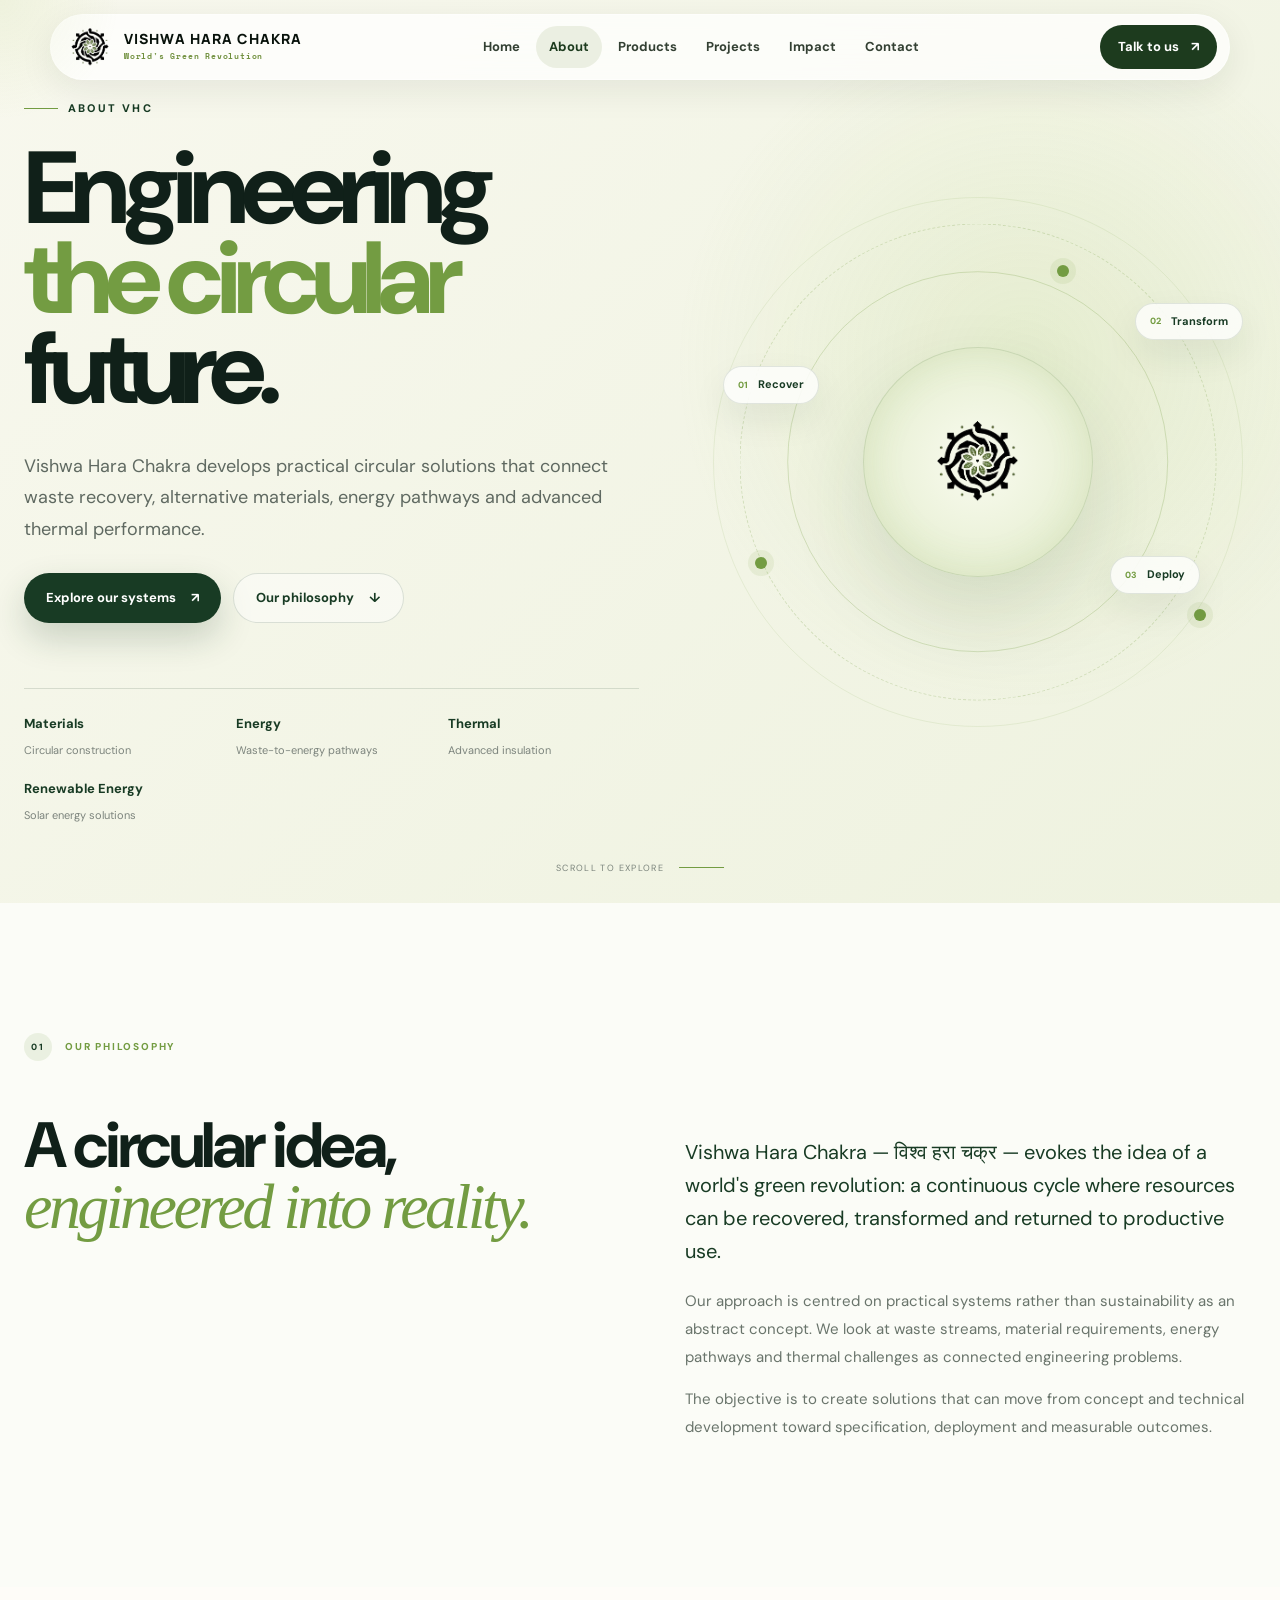
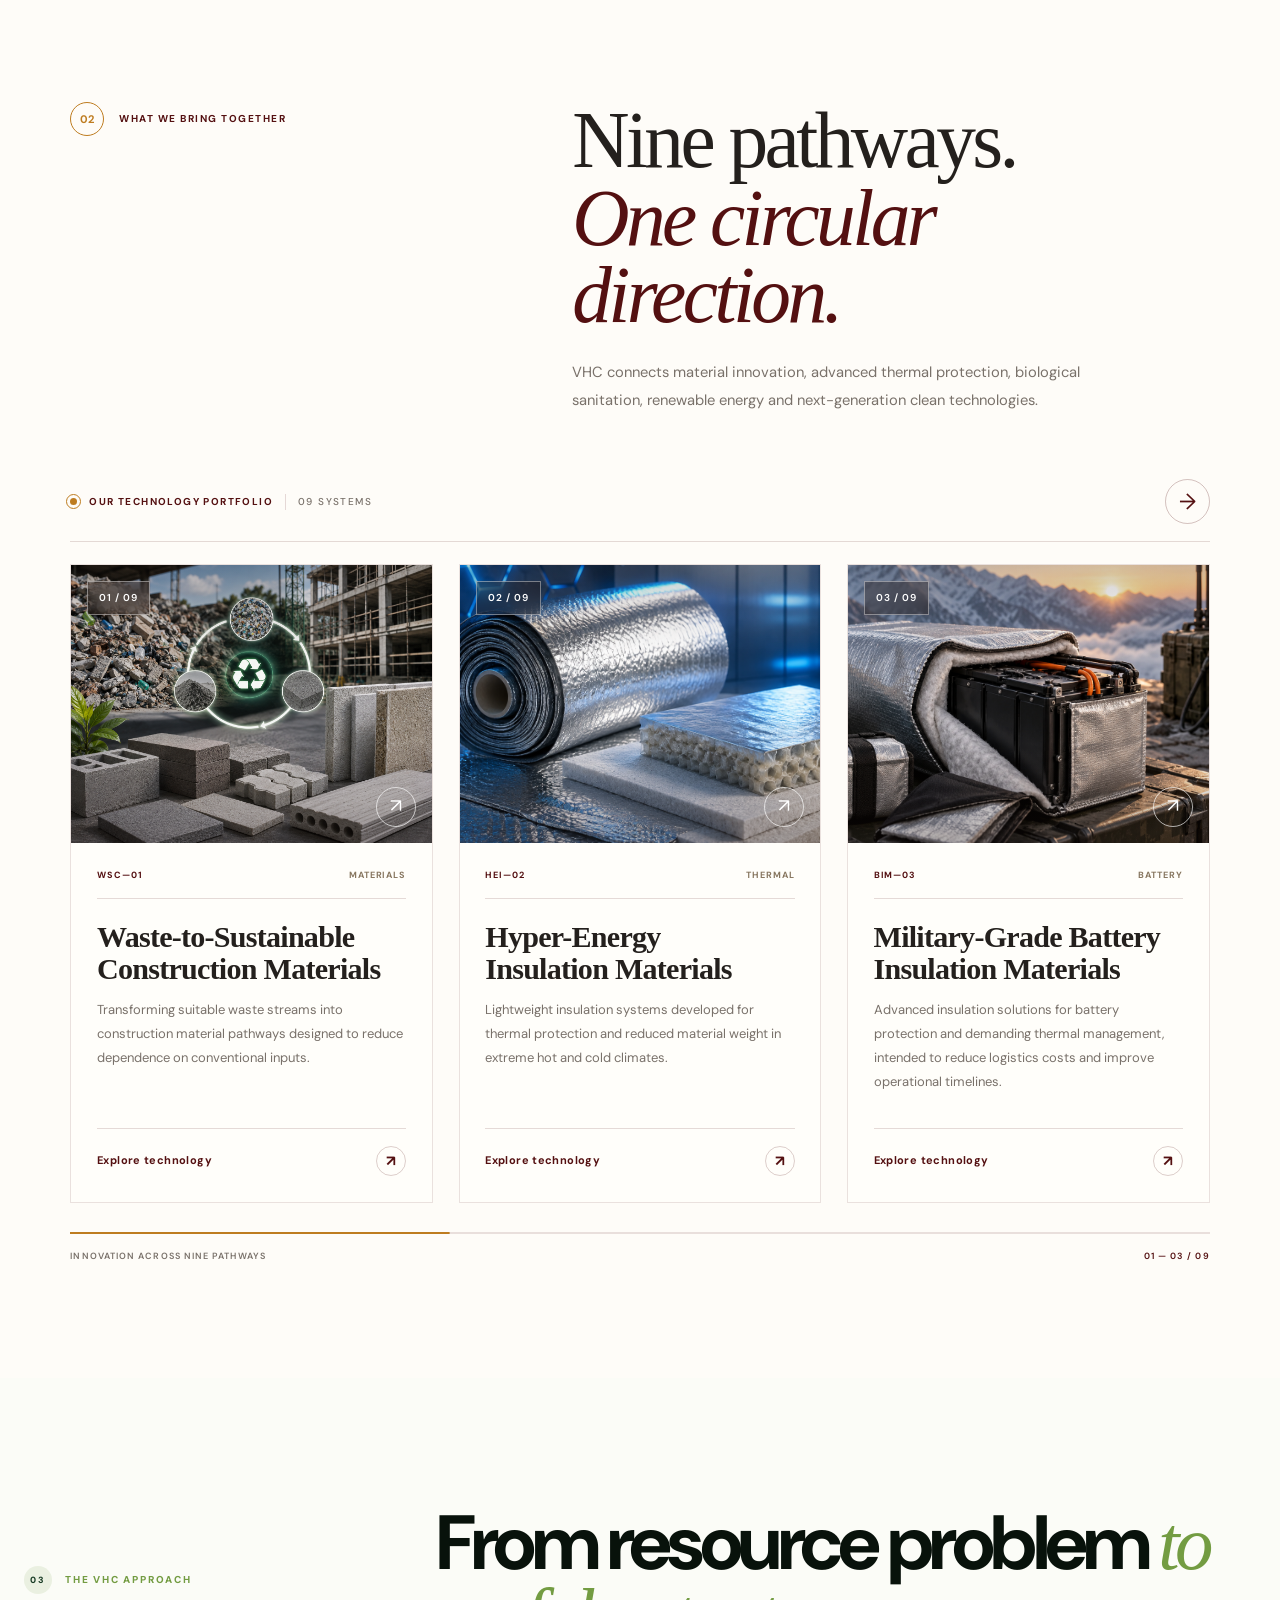
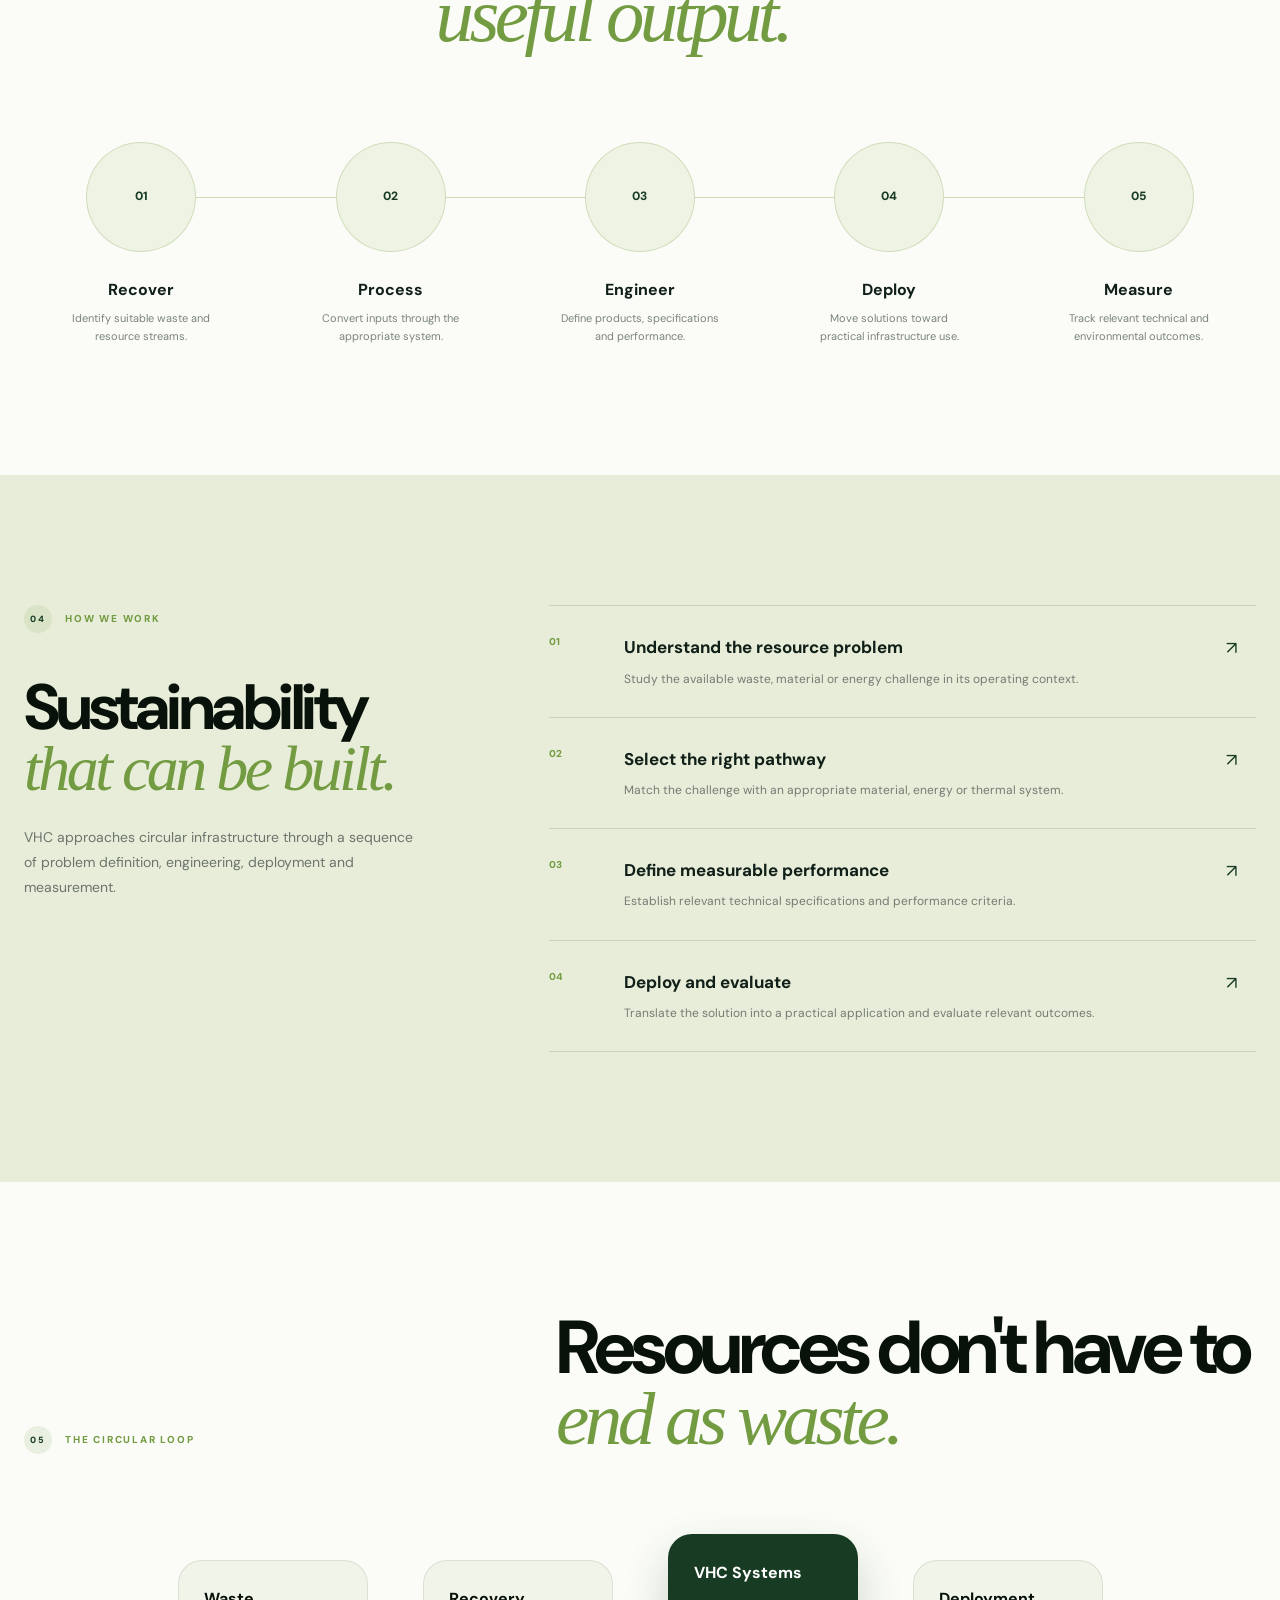
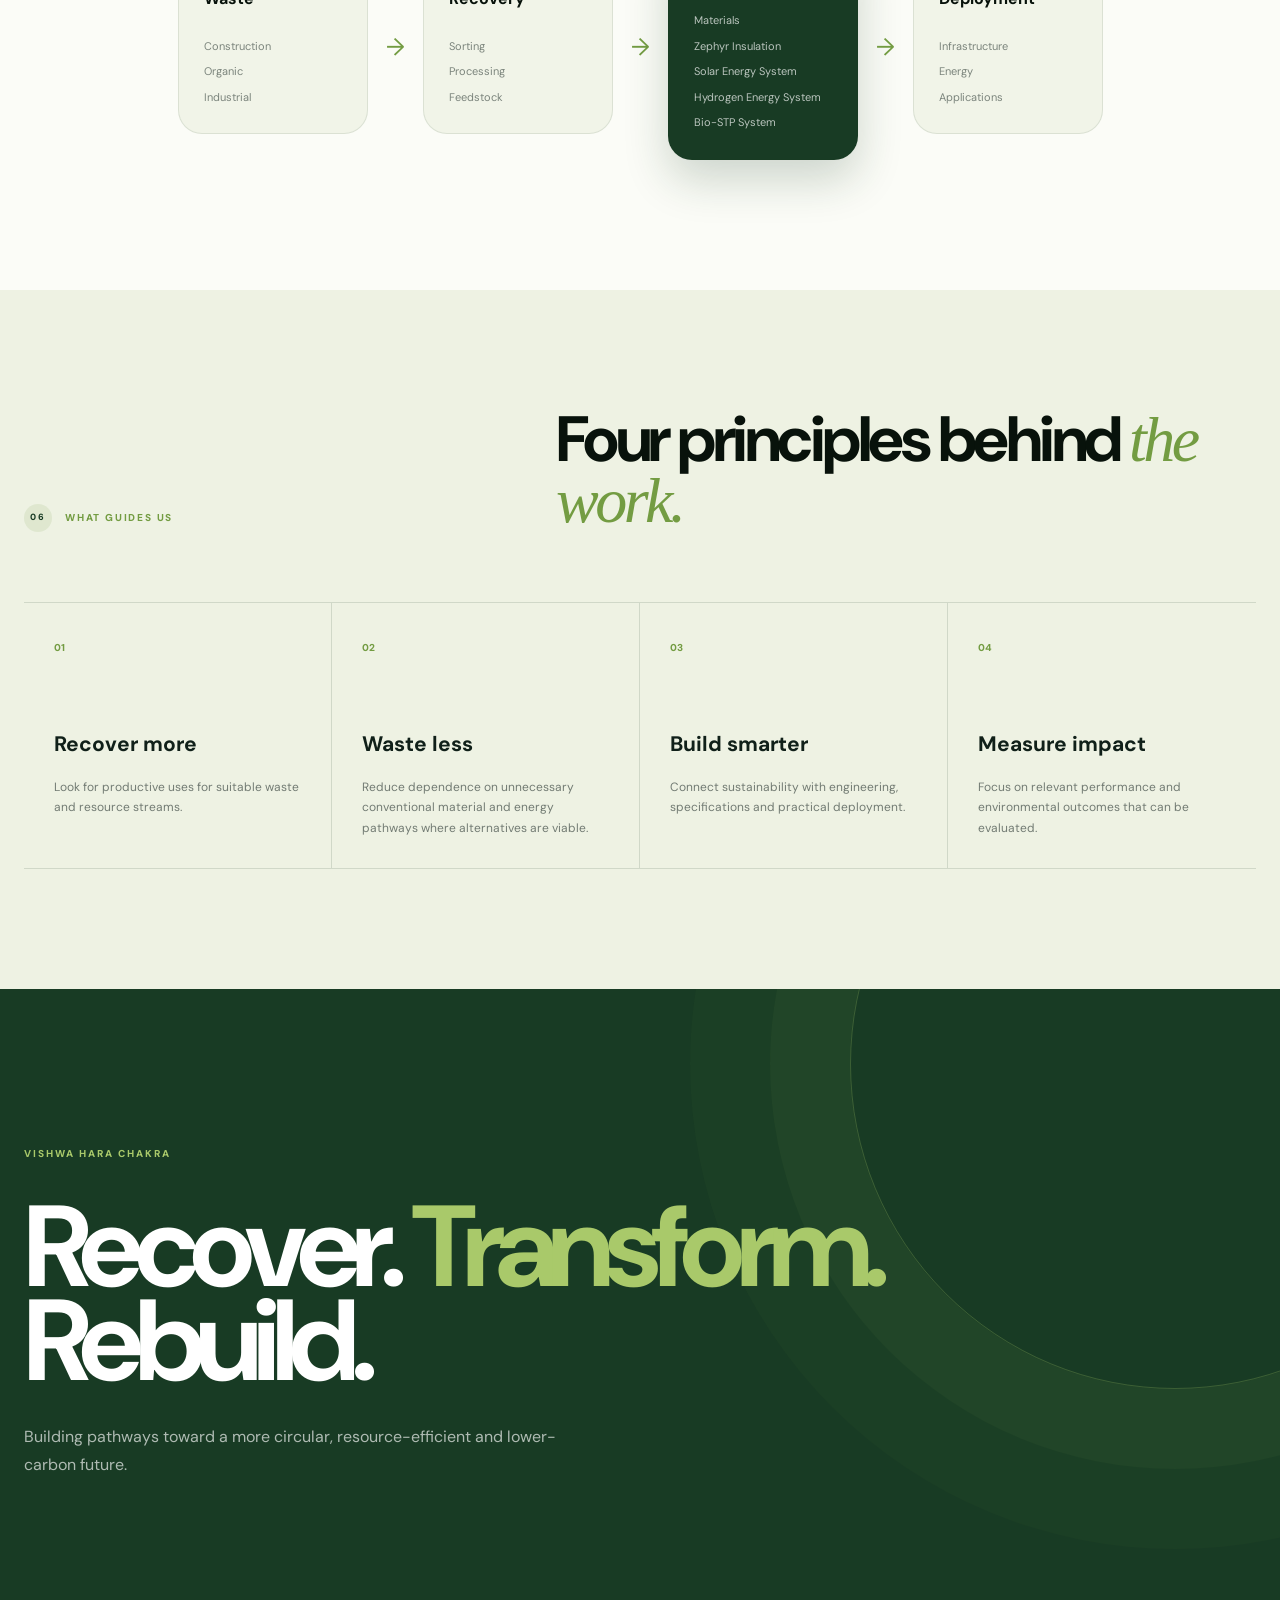
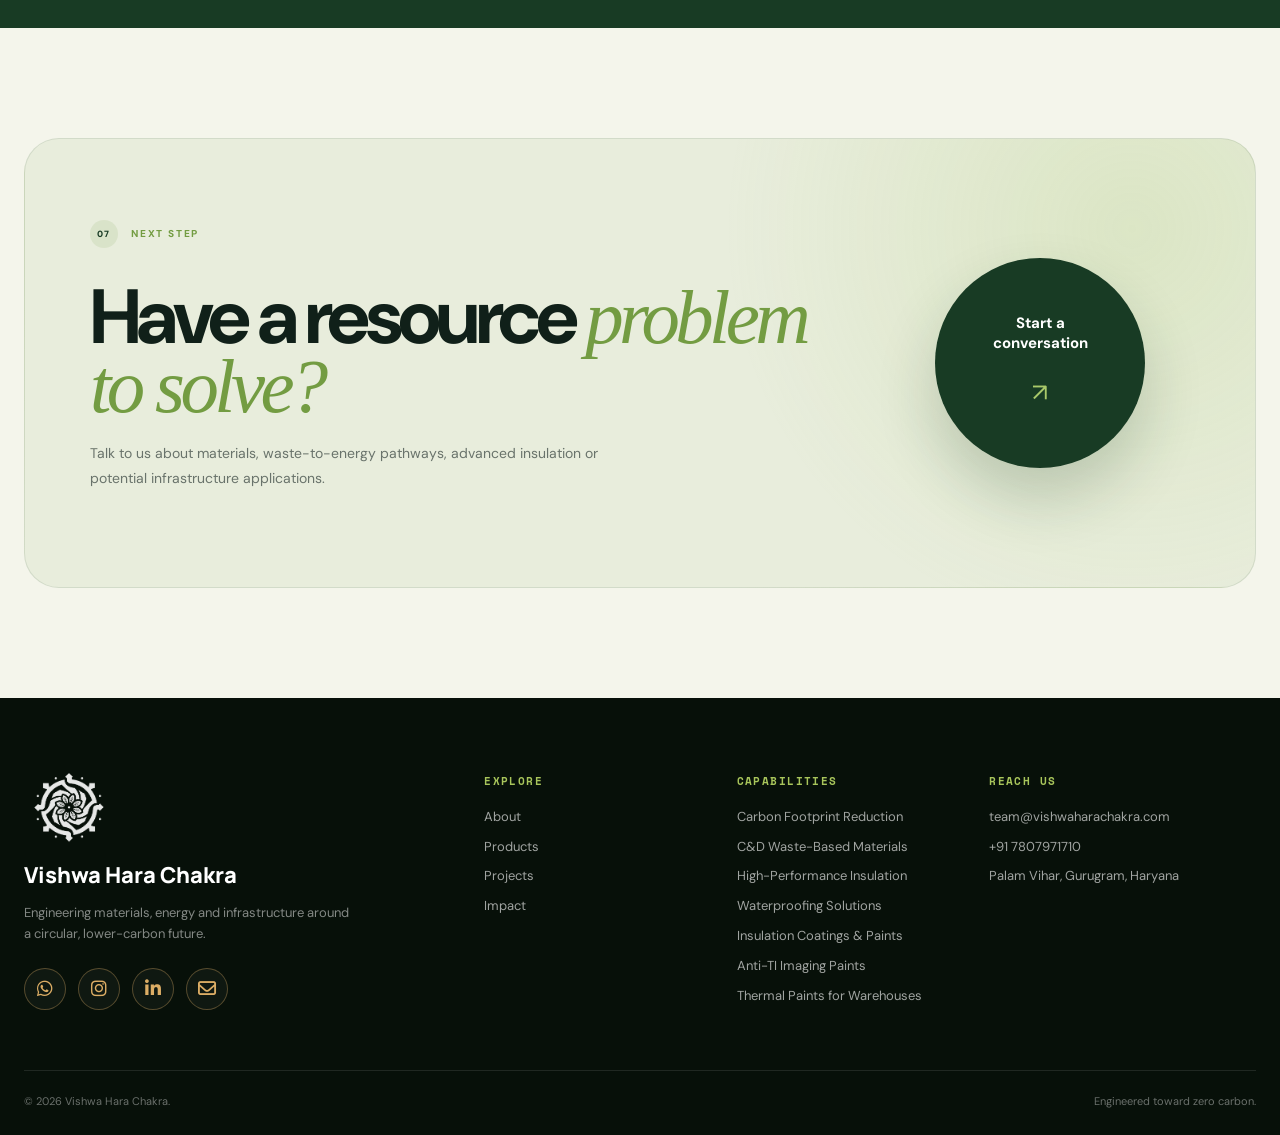
<file: about.html>
<!doctype html>
<html lang="en">

<head>

  <meta charset="utf-8">

  <meta
    name="viewport"
    content="width=device-width, initial-scale=1"
  >

  <title>About | Vishwa Hara Chakra</title>

  <meta
    name="description"
    content="Learn about Vishwa Hara Chakra, our circular engineering philosophy, material systems, waste-to-energy pathways and advanced insulation solutions."
  >

  <link
    rel="icon"
    href="assets/logo.png"
  >

  <!-- Your existing global CSS -->
  <link
    rel="stylesheet"
    href="./assets/about.css"
  >

  <!-- About page CSS -->
  <link
    rel="stylesheet"
    href="./assets/styles.css"
  >

    <link
    rel="javascript"
    href="./assets/script.js"
  >

  
<link
  rel="stylesheet"
  href="https://cdnjs.cloudflare.com/ajax/libs/font-awesome/6.7.2/css/all.min.css"
  referrerpolicy="no-referrer"
/>

</head>


<body>

<!-- =========================================================
     CURSOR GLOW
========================================================= -->

<div
  class="cursor-glow"
  aria-hidden="true"
></div>


<!-- =========================================================
     NAVIGATION
========================================================= -->

<header class="site-nav">

  <div class="nav-shell">

    <a
      class="brand"
      href="index.html"
    >

      <img
        src="assets/logo.png"
        alt="Vishwa Hara Chakra logo"
      >

      <span class="brand-text">

        <strong>Vishwa Hara Chakra</strong>

        <small>
          World's Green Revolution
        </small>

      </span>

    </a>


    <nav class="nav-links">

      <a href="index.html">
        Home
      </a>

      <a
        href="about.html"
        class="active"
      >
        About
      </a>

      <a href="products.html">
        Products
      </a>

      <a href="projects.html">
        Projects
      </a>

      <a href="impact.html">
        Impact
      </a>

      <a href="contact.html">
        Contact
      </a>

    </nav>


    <div class="nav-actions">

      <a
        class="btn btn-primary btn-small"
        href="contact.html"
      >

        Talk to us

        <span>↗</span>

      </a>


      <button
        class="menu-btn"
        aria-label="Open menu"
        aria-expanded="false"
      >

        <i></i>
        <i></i>
        <i></i>

      </button>

    </div>


    <div class="mobile-panel">

      <a href="index.html">
        Home
      </a>

      <a href="about.html">
        About
      </a>

      <a href="products.html">
        Products
      </a>

      <a href="projects.html">
        Projects
      </a>

      <a href="impact.html">
        Impact
      </a>

      <a href="contact.html">
        Contact
      </a>

    </div>

  </div>

</header>



<main id="about-page">


<!-- =========================================================
     HERO
========================================================= -->

<section class="about-hero">

  <div class="about-hero-grid">

    <div class="about-hero-copy">

      <div class="about-eyebrow reveal-about">

        <span></span>

        ABOUT VHC

      </div>


      <h1 class="reveal-about">

        Engineering

        <span>
          the circular
        </span>

        future.

      </h1>


      <p class="about-hero-description reveal-about">

        Vishwa Hara Chakra develops practical circular solutions
        that connect waste recovery, alternative materials,
        energy pathways and advanced thermal performance.

      </p>


      <div class="hero-actions reveal-about">

        <a
          href="products.html"
          class="about-btn about-btn-primary"
        >

          Explore our systems

          <span>↗</span>

        </a>


        <a
          href="#philosophy"
          class="about-btn about-btn-outline"
        >

          Our philosophy

          <span>↓</span>

        </a>

      </div>


      <div class="hero-meta reveal-about">

        <div>

          <strong>
            Materials
          </strong>

          <span>
            Circular construction
          </span>

        </div>


        <div>

          <strong>
            Energy
          </strong>

          <span>
            Waste-to-energy pathways
          </span>

        </div>


        <div>

          <strong>
            Thermal
          </strong>

          <span>
            Advanced insulation
          </span>

        </div>

        
<div>

  <strong>
    Renewable Energy
  </strong>

  <span>
    Solar energy solutions
  </span>

</div>


      </div>

    </div>



    <!-- CIRCULAR VISUAL -->

    <div class="about-hero-visual reveal-about">

      <div class="orbit orbit-one"></div>

      <div class="orbit orbit-two"></div>

      <div class="orbit orbit-three"></div>


      <div class="orbit-dot dot-one"></div>

      <div class="orbit-dot dot-two"></div>

      <div class="orbit-dot dot-three"></div>


      <div class="hero-logo-circle">

        <img
          src="assets/logo.png"
          alt="Vishwa Hara Chakra"
        >

      </div>


      <div class="floating-label label-one">

        <small>
          01
        </small>

        <span>
          Recover
        </span>

      </div>


      <div class="floating-label label-two">

        <small>
          02
        </small>

        <span>
          Transform
        </span>

      </div>


      <div class="floating-label label-three">

        <small>
          03
        </small>

        <span>
          Deploy
        </span>

      </div>

    </div>

  </div>


  <div class="hero-scroll">

    <span>
      Scroll to explore
    </span>

    <div class="scroll-line"></div>

  </div>

</section>



<!-- =========================================================
     INTRO / COMPANY STATEMENT
========================================================= -->

<section
  class="about-intro"
  id="philosophy"
>

  <div class="about-container">

    <div class="about-section-tag reveal-about">

      <span>
        01
      </span>

      OUR PHILOSOPHY

    </div>


    <div class="intro-layout">

      <h2 class="reveal-about">

        A circular idea,

        <em>
          engineered into reality.
        </em>

      </h2>


      <div class="intro-copy reveal-about">

        <p class="large-copy">

          Vishwa Hara Chakra — विश्व हरा चक्र —
          evokes the idea of a world's green revolution:
          a continuous cycle where resources can be recovered,
          transformed and returned to productive use.

        </p>


        <p>

          Our approach is centred on practical systems rather
          than sustainability as an abstract concept. We look
          at waste streams, material requirements, energy
          pathways and thermal challenges as connected
          engineering problems.

        </p>


        <p>

          The objective is to create solutions that can move
          from concept and technical development toward
          specification, deployment and measurable outcomes.

        </p>

      </div>

    </div>

  </div>

</section>



<!-- =========================================================
     CORE SYSTEMS
========================================================= -->

<section class="ank-systems-section" id="ankSystemsSection">

  <div class="ank-systems-container">

    <!-- SECTION HEADING -->
    <div class="ank-systems-heading">

      <div class="ank-section-tag reveal-about">
        <span>02</span>
        WHAT WE BRING TOGETHER
      </div>

      <div class="ank-systems-title reveal-about">
        <h2>
          Nine pathways.
          <br>
          <em>One circular direction.</em>
        </h2>

        <p>
          VHC connects material innovation, advanced thermal
          protection, biological sanitation, renewable energy
          and next-generation clean technologies.
        </p>
      </div>

    </div>

    <!-- SLIDER HEADER -->
    <div class="ank-slider-toolbar">

      <div class="ank-slider-caption">
        <span class="ank-live-dot"></span>
        <span>OUR TECHNOLOGY PORTFOLIO</span>
        <span class="ank-slider-total">09 SYSTEMS</span>
      </div>

      <div class="ank-slider-controls" aria-label="Product slider controls">

        <button
          class="ank-slider-arrow ank-slider-prev"
          type="button"
          aria-label="Previous products"
          aria-controls="ankSystemsTrack"
          hidden
        >
          <span aria-hidden="true">←</span>
        </button>

        <button
          class="ank-slider-arrow ank-slider-next"
          type="button"
          aria-label="Next products"
          aria-controls="ankSystemsTrack"
        >
          <span aria-hidden="true">→</span>
        </button>

      </div>

    </div>

    <!-- HORIZONTAL SLIDER -->
    <div
      class="ank-slider-viewport"
      id="ankSystemsViewport"
      tabindex="0"
      role="region"
      aria-label="Explore nine VHC technology systems"
      aria-roledescription="carousel"
    >

      <div class="ank-systems-track" id="ankSystemsTrack">

        <!-- 01 : MATERIALS -->
        <article class="ank-system-card">

          <a
            class="ank-card-image-link"
            href="products/waste-construction.html"
            aria-label="Explore Waste-to-Sustainable Construction Materials"
          >
            <div class="ank-card-image">

              <img
                src="./assets/nine product img/Waste-to-Sustainable Construction Materials.png"
                alt="Waste-to-Sustainable Construction Materials"
                loading="lazy"
              >

              <span class="ank-image-index">01 / 09</span>
              <span class="ank-image-arrow" aria-hidden="true">↗</span>

            </div>
          </a>

          <div class="ank-card-content">

            <div class="ank-card-meta">
              <span>WSC—01</span>
              <span>MATERIALS</span>
            </div>

            <h3>Waste-to-Sustainable Construction Materials</h3>

            <p>
              Transforming suitable waste streams into construction
              material pathways designed to reduce dependence on
              conventional inputs.
            </p>

            <a class="ank-card-link" href="products/waste-construction.html">
              <span>Explore technology</span>
              <span class="ank-link-icon" aria-hidden="true">↗</span>
            </a>

          </div>
        </article>


        <!-- 02 : THERMAL -->
        <article class="ank-system-card">

          <a
            class="ank-card-image-link"
            href="products/hyper-energy-insulation.html"
            aria-label="Explore Hyper-Energy Insulation Materials"
          >
            <div class="ank-card-image">

              <img
                src="./assets/nine product img/Hyper-Energy Insulation Materials.png"
                alt="Hyper-Energy Insulation Materials"
                loading="lazy"
              >

              <span class="ank-image-index">02 / 09</span>
              <span class="ank-image-arrow" aria-hidden="true">↗</span>

            </div>
          </a>

          <div class="ank-card-content">

            <div class="ank-card-meta">
              <span>HEI—02</span>
              <span>THERMAL</span>
            </div>

            <h3>Hyper-Energy Insulation Materials</h3>

            <p>
              Lightweight insulation systems developed for thermal
              protection and reduced material weight in extreme
              hot and cold climates.
            </p>

            <a class="ank-card-link" href="products/hyper-energy-insulation.html">
              <span>Explore technology</span>
              <span class="ank-link-icon" aria-hidden="true">↗</span>
            </a>

          </div>
        </article>


        <!-- 03 : BATTERY -->
        <article class="ank-system-card">

          <a
            class="ank-card-image-link"
            href="products/battery-insulation.html"
            aria-label="Explore Military-Grade Battery Insulation Materials"
          >
            <div class="ank-card-image">

              <img
                src="./assets/nine product img/Military-Grade Battery Insulation Materials.png"
                alt="Military-Grade Battery Insulation Materials"
                loading="lazy"
              >

              <span class="ank-image-index">03 / 09</span>
              <span class="ank-image-arrow" aria-hidden="true">↗</span>

            </div>
          </a>

          <div class="ank-card-content">

            <div class="ank-card-meta">
              <span>BIM—03</span>
              <span>BATTERY</span>
            </div>

            <h3>Military-Grade Battery Insulation Materials</h3>

            <p>
              Advanced insulation solutions for battery protection
              and demanding thermal management, intended to reduce
              logistics costs and improve operational timelines.
            </p>

            <a class="ank-card-link" href="products/battery-insulation.html">
              <span>Explore technology</span>
              <span class="ank-link-icon" aria-hidden="true">↗</span>
            </a>

          </div>
        </article>


        <!-- 04 : HABITAT -->
        <article class="ank-system-card">

          <a
            class="ank-card-image-link"
            href="products/habitat-insulation.html"
            aria-label="Explore Military-Grade Habitat Insulation Materials"
          >
            <div class="ank-card-image">

              <img
                src="./assets/nine product img/Military-Grade Habitat Insulation Materials.png"
                alt="Military-Grade Habitat Insulation Materials"
                loading="lazy"
              >

              <span class="ank-image-index">04 / 09</span>
              <span class="ank-image-arrow" aria-hidden="true">↗</span>

            </div>
          </a>

          <div class="ank-card-content">

            <div class="ank-card-meta">
              <span>HIM—04</span>
              <span>HABITAT</span>
            </div>

            <h3>Military-Grade Habitat Insulation Materials</h3>

            <p>
              High-performance insulation concepts for habitats
              requiring extreme thermal protection with controlled
              weight.
            </p>

            <a class="ank-card-link" href="products/habitat-insulation.html">
              <span>Explore technology</span>
              <span class="ank-link-icon" aria-hidden="true">↗</span>
            </a>

          </div>
        </article>


        <!-- 05 : PROTECTION -->
        <article class="ank-system-card">

          <a
            class="ank-card-image-link"
            href="products/anti-fizzing.html"
            aria-label="Explore Military-Grade Anti-Freezing Water Insulation Materials"
          >
            <div class="ank-card-image">

              <img
                src="./assets/nine product img/Military-Grade Anti-Frezzing.png"
                alt="Military-Grade Anti-Freezing Water Insulation Materials"
                loading="lazy"
              >

              <span class="ank-image-index">05 / 09</span>
              <span class="ank-image-arrow" aria-hidden="true">↗</span>

            </div>
          </a>

          <div class="ank-card-content">

            <div class="ank-card-meta">
              <span>AFI—05</span>
              <span>PROTECTION</span>
            </div>

            <h3>Military-Grade Anti-Freezing Water Insulation Materials</h3>

            <p>
              Protective insulation solutions for demanding
              environments where thermal and surface protection
              are required.
            </p>

            <a class="ank-card-link" href="products/anti-fizzing.html">
              <span>Explore technology</span>
              <span class="ank-link-icon" aria-hidden="true">↗</span>
            </a>

          </div>
        </article>


        <!-- 06 : SANITATION -->
        <article class="ank-system-card">

          <a
            class="ank-card-image-link"
            href="products/bio-toilet.html"
            aria-label="Explore Military-Grade Bio-Toilet Systems"
          >
            <div class="ank-card-image">

              <img
                src="./assets/nine product img/Military-Grade Bio-Toilet Systems.png"
                alt="Military-Grade Bio-Toilet Systems"
                loading="lazy"
              >

              <span class="ank-image-index">06 / 09</span>
              <span class="ank-image-arrow" aria-hidden="true">↗</span>

            </div>
          </a>

          <div class="ank-card-content">

            <div class="ank-card-meta">
              <span>BTS—06</span>
              <span>SANITATION</span>
            </div>

            <h3>Military-Grade Bio-Toilet Systems</h3>

            <p>
              Decentralized biological sanitation systems for
              locations with limited sewage infrastructure,
              designed to support more efficient water use.
            </p>

            <a class="ank-card-link" href="products/bio-toilet.html">
              <span>Explore technology</span>
              <span class="ank-link-icon" aria-hidden="true">↗</span>
            </a>

          </div>
        </article>


        <!-- 07 : WATER -->
        <article class="ank-system-card">

          <a
            class="ank-card-image-link"
            href="products/bio-stp.html"
            aria-label="Explore Military-Grade Bio-STP Systems"
          >
            <div class="ank-card-image">

              <img
                src="./assets/nine product img/Military-Grade Bio-STP Systems.png"
                alt="Military-Grade Bio-STP Systems"
                loading="lazy"
              >

              <span class="ank-image-index">07 / 09</span>
              <span class="ank-image-arrow" aria-hidden="true">↗</span>

            </div>
          </a>

          <div class="ank-card-content">

            <div class="ank-card-meta">
              <span>STP—07</span>
              <span>WATER</span>
            </div>

            <h3>Military-Grade Bio-STP Systems</h3>

            <p>
              Biological wastewater treatment pathways focused on
              efficient treatment, resource recovery, reduced
              discharge and river conservation.
            </p>

            <a class="ank-card-link" href="products/bio-stp.html">
              <span>Explore technology</span>
              <span class="ank-link-icon" aria-hidden="true">↗</span>
            </a>

          </div>
        </article>


        <!-- 08 : ENERGY -->
        <article class="ank-system-card">

          <a
            class="ank-card-image-link"
            href="products/bio-cng.html"
            aria-label="Explore Waste-to-Energy Systems"
          >
            <div class="ank-card-image">

              <img
                src="./assets/nine product img/Waste-to-Energy Systems (Bio-CNG).png"
                alt="Waste-to-Energy Systems"
                loading="lazy"
              >

              <span class="ank-image-index">08 / 09</span>
              <span class="ank-image-arrow" aria-hidden="true">↗</span>

            </div>
          </a>

          <div class="ank-card-content">

            <div class="ank-card-meta">
              <span>WES—08</span>
              <span>ENERGY</span>
            </div>

            <h3>Waste-to-Energy Systems</h3>

            <p>
              Organic waste conversion pathways designed to
              produce biogas and support upgraded Bio-CNG
              production.
            </p>

            <a class="ank-card-link" href="products/bio-cng.html">
              <span>Explore technology</span>
              <span class="ank-link-icon" aria-hidden="true">↗</span>
            </a>

          </div>
        </article>


        <!-- 09 : HYDROGEN -->
        <article class="ank-system-card">

          <a
            class="ank-card-image-link"
            href="products/advanced-circular.html"
            aria-label="Explore Military-Grade Hydrogen Technology"
          >
            <div class="ank-card-image">

              <img
                src="./assets/nine product img/Military-Grade Hydrogen Technology.png"
                alt="Military-Grade Hydrogen Technology"
                loading="lazy"
              >

              <span class="ank-image-index">09 / 09</span>
              <span class="ank-image-arrow" aria-hidden="true">↗</span>

            </div>
          </a>

          <div class="ank-card-content">

            <div class="ank-card-meta">
              <span>MGHT—09</span>
              <span>SYSTEMS</span>
            </div>

            <h3>Military-Grade Hydrogen Technology</h3>

            <p>
              Hydrogen-based clean technology concepts for
              green electricity generation and heating
              military habitats.
            </p>

            <a class="ank-card-link" href="products/advanced-circular.html">
              <span>Explore technology</span>
              <span class="ank-link-icon" aria-hidden="true">↗</span>
            </a>

          </div>
        </article>

      </div>
    </div>

    <!-- SLIDER FOOTER -->
    <div class="ank-slider-footer">

      <div class="ank-slider-progress" aria-hidden="true">
        <span class="ank-slider-progress-fill" id="ankSliderProgressFill"></span>
      </div>

      <div class="ank-slider-footer-copy">
        <span>INNOVATION ACROSS NINE PATHWAYS</span>
        <span id="ankSliderPosition" aria-live="polite">01 — 03 / 09</span>
      </div>

    </div>

  </div>

</section>




<!-- =========================================================
     CIRCULAR FLOW
========================================================= -->

<section class="circular-flow-section">

  <div class="about-container">

    <div class="flow-header">

      <div class="about-section-tag reveal-about">

        <span>
          03
        </span>

        THE VHC APPROACH

      </div>


      <h2 class="reveal-about">

        From resource problem

        <em>
          to useful output.
        </em>

      </h2>

    </div>



    <div class="flow-visual reveal-about">


      <div class="flow-line"></div>


      <div class="flow-item">

        <div class="flow-circle">
          01
        </div>

        <h3>
          Recover
        </h3>

        <p>
          Identify suitable waste and resource streams.
        </p>

      </div>


      <div class="flow-item">

        <div class="flow-circle">
          02
        </div>

        <h3>
          Process
        </h3>

        <p>
          Convert inputs through the appropriate system.
        </p>

      </div>


      <div class="flow-item">

        <div class="flow-circle">
          03
        </div>

        <h3>
          Engineer
        </h3>

        <p>
          Define products, specifications and performance.
        </p>

      </div>


      <div class="flow-item">

        <div class="flow-circle">
          04
        </div>

        <h3>
          Deploy
        </h3>

        <p>
          Move solutions toward practical infrastructure use.
        </p>

      </div>


      <div class="flow-item">

        <div class="flow-circle">
          05
        </div>

        <h3>
          Measure
        </h3>

        <p>
          Track relevant technical and environmental outcomes.
        </p>

      </div>

    </div>

  </div>

</section>



<!-- =========================================================
     OPERATING MODEL
========================================================= -->

<section class="operating-section">

  <div class="about-container">

    <div class="operating-grid">


      <div class="operating-heading">

        <div class="about-section-tag reveal-about">

          <span>
            04
          </span>

          HOW WE WORK

        </div>


        <h2 class="reveal-about">

          Sustainability

          <em>
            that can be built.
          </em>

        </h2>


        <p class="reveal-about">

          VHC approaches circular infrastructure through a
          sequence of problem definition, engineering,
          deployment and measurement.

        </p>

      </div>



      <div class="operating-list">


        <div class="operating-row reveal-about">

          <span>
            01
          </span>

          <div>

            <h3>
              Understand the resource problem
            </h3>

            <p>
              Study the available waste, material or energy
              challenge in its operating context.
            </p>

          </div>

          <b>
            ↗
          </b>

        </div>


        <div class="operating-row reveal-about">

          <span>
            02
          </span>

          <div>

            <h3>
              Select the right pathway
            </h3>

            <p>
              Match the challenge with an appropriate material,
              energy or thermal system.
            </p>

          </div>

          <b>
            ↗
          </b>

        </div>


        <div class="operating-row reveal-about">

          <span>
            03
          </span>

          <div>

            <h3>
              Define measurable performance
            </h3>

            <p>
              Establish relevant technical specifications
              and performance criteria.
            </p>

          </div>

          <b>
            ↗
          </b>

        </div>


        <div class="operating-row reveal-about">

          <span>
            04
          </span>

          <div>

            <h3>
              Deploy and evaluate
            </h3>

            <p>
              Translate the solution into a practical
              application and evaluate relevant outcomes.
            </p>

          </div>

          <b>
            ↗
          </b>

        </div>

      </div>

    </div>

  </div>

</section>



<!-- =========================================================
     RESOURCE LOOP
========================================================= -->

<section class="resource-section">

  <div class="about-container">

    <div class="resource-header">

      <div class="about-section-tag reveal-about">

        <span>
          05
        </span>

        THE CIRCULAR LOOP

      </div>

      <h2 class="reveal-about">

        Resources don't have to

        <em>
          end as waste.
        </em>

      </h2>

    </div>


    <div class="resource-loop reveal-about">

      <div class="resource-node">

        <strong>
          Waste
        </strong>

        <span>
          Construction
          <br>
          Organic
          <br>
          Industrial
        </span>

      </div>


      <div class="resource-arrow">
        →
      </div>


      <div class="resource-node">

        <strong>
          Recovery
        </strong>

        <span>
          Sorting
          <br>
          Processing
          <br>
          Feedstock
        </span>

      </div>


      <div class="resource-arrow">
        →
      </div>


      <div class="resource-node active">

        <strong>
          VHC Systems
        </strong>

        <span>
          Materials
          
          <br>
          Zephyr Insulation
          <br>
          Solar Energy System
          <br>
          Hydrogen Energy System
          <br>Bio-STP System
        </span>

      </div>


      <div class="resource-arrow">
        →
      </div>


      <div class="resource-node">

        <strong>
          Deployment
        </strong>

        <span>
          Infrastructure
          <br>
          Energy
          <br>
          Applications
        </span>

      </div>

    </div>

  </div>

</section>



<!-- =========================================================
     KEY PRINCIPLES
========================================================= -->

<section class="principles-section">

  <div class="about-container">

    <div class="principles-heading">

      <div class="about-section-tag reveal-about">

        <span>
          06
        </span>

        WHAT GUIDES US

      </div>


      <h2 class="reveal-about">

        Four principles behind

        <em>
          the work.
        </em>

      </h2>

    </div>


    <div class="principles-grid">


      <article class="principle reveal-about">

        <span>
          01
        </span>

        <h3>
          Recover more
        </h3>

        <p>
          Look for productive uses for suitable waste and
          resource streams.
        </p>

      </article>


      <article class="principle reveal-about">

        <span>
          02
        </span>

        <h3>
          Waste less
        </h3>

        <p>
          Reduce dependence on unnecessary conventional
          material and energy pathways where alternatives
          are viable.
        </p>

      </article>


      <article class="principle reveal-about">

        <span>
          03
        </span>

        <h3>
          Build smarter
        </h3>

        <p>
          Connect sustainability with engineering,
          specifications and practical deployment.
        </p>

      </article>


      <article class="principle reveal-about">

        <span>
          04
        </span>

        <h3>
          Measure impact
        </h3>

        <p>
          Focus on relevant performance and environmental
          outcomes that can be evaluated.
        </p>

      </article>

    </div>

  </div>

</section>



<!-- =========================================================
     BIG STATEMENT
========================================================= -->

<section class="about-statement">

  <div class="statement-orb"></div>

  <div class="about-container">

    <div class="statement-inner reveal-about">

      <span class="statement-kicker">
        VISHWA HARA CHAKRA
      </span>


      <h2>

        Recover.

        <span>
          Transform.
        </span>

        Rebuild.

      </h2>


      <p>

        Building pathways toward a more circular,
        resource-efficient and lower-carbon future.

      </p>

    </div>

  </div>

</section>



<!-- =========================================================
     CTA / CONTACT
========================================================= -->

<section class="about-contact">

  <div class="about-container">

    <div class="contact-panel reveal-about">

      <div class="contact-copy">

        <span class="about-section-tag">

          <span>
            07
          </span>

          NEXT STEP

        </span>


        <h2>

          Have a resource

          <em>
            problem to solve?
          </em>

        </h2>


        <p>

          Talk to us about materials, waste-to-energy
          pathways, advanced insulation or potential
          infrastructure applications.

        </p>

      </div>


      <div class="contact-action">

        <a
          href="contact.html"
          class="contact-circle"
        >

          <span>
            Start a
            <br>
            conversation
          </span>

          <strong>
            ↗
          </strong>

        </a>

      </div>

    </div>

  </div>

</section>


</main>



<!-- =========================================================
     FOOTER
========================================================= -->


<footer class="footer">
  <div class="container footer-grid">

    <!-- BRAND COLUMN -->
    <div class="footer-brand">
      <img src="assets/logo.png" alt="Vishwa Hara Chakra logo">

      <h3>Vishwa Hara Chakra</h3>

      <p>
        Engineering materials, energy and infrastructure around
        a circular, lower-carbon future.
      </p>

      <!-- SOCIAL MEDIA ICONS -->
      <div class="footer-socials" aria-label="Social media links">

        <a
          href="https://wa.me/917807971710"
          target="_blank"
          rel="noopener noreferrer"
          aria-label="Chat with us on WhatsApp"
          title="WhatsApp"
        >
          <i class="fa-brands fa-whatsapp" aria-hidden="true"></i>
        </a>

        <a
          href="https://www.instagram.com/YOUR_USERNAME/"
          target="_blank"
          rel="noopener noreferrer"
          aria-label="Follow us on Instagram"
          title="Instagram"
        >
          <i class="fa-brands fa-instagram" aria-hidden="true"></i>
        </a>

        <a
          href="https://www.linkedin.com/company/YOUR_COMPANY/"
          target="_blank"
          rel="noopener noreferrer"
          aria-label="Connect with us on LinkedIn"
          title="LinkedIn"
        >
          <i class="fa-brands fa-linkedin-in" aria-hidden="true"></i>
        </a>

        <a
          href="mailto:team@vishwaharachakra.com"
          aria-label="Email Vishwa Hara Chakra"
          title="Email"
        >
          <i class="fa-regular fa-envelope" aria-hidden="true"></i>
        </a>

      </div>
    </div>

    <!-- EXPLORE COLUMN -->
    <div class="footer-col">
      <h4>Explore</h4>

      <a href="about.html">About</a>
      <a href="products.html">Products</a>
      <a href="projects.html">Projects</a>
      <a href="impact.html">Impact</a>
    </div>

    <!-- CAPABILITIES COLUMN -->
    <div class="footer-col">
      <h4>Capabilities</h4>

      <a href="products.html#materials">
        Carbon Footprint Reduction
      </a>

      <a href="products.html#energy">
        C&amp;D Waste-Based Materials
      </a>

      <a href="products.html#insulation">
        High-Performance Insulation
      </a>

      <a href="products.html#pipeline">
        Waterproofing Solutions
      </a>

      <a href="products.html#insulation">
        Insulation Coatings &amp; Paints
      </a>

      <a href="products.html#insulation">
        Anti-TI Imaging Paints
      </a>

      <a href="products.html#insulation">
        Thermal Paints for Warehouses
      </a>
    </div>

    <!-- CONTACT COLUMN -->
    <div class="footer-col">
      <h4>Reach Us</h4>

      <a href="mailto:team@vishwaharachakra.com">
        team@vishwaharachakra.com
      </a>

      <a href="tel:+917807971710">
        +91 7807971710
      </a>

      <span>Palam Vihar, Gurugram, Haryana</span>
    </div>

  </div>

  <!-- FOOTER BOTTOM -->
  <div class="container footer-bottom">
    <span>
      &copy; <span data-year></span> Vishwa Hara Chakra.
    </span>

    <span>Engineered toward zero carbon.</span>
  </div>
</footer>


<!-- BACK TO TOP -->

<button
  class="back-top"
  aria-label="Back to top"
>
  ↑
</button>


<div class="toast">
  Thank you — your message is ready to be connected.
</div>


<script src="assets/script.js"></script>


<!-- =========================================================
     ABOUT PAGE ANIMATION SCRIPT
========================================================= -->

<script>

document.addEventListener("DOMContentLoaded", () => {

  /* -------------------------------------------
     SCROLL REVEAL
  ------------------------------------------- */

  const revealElements =
    document.querySelectorAll(".reveal-about");


  const revealObserver =
    new IntersectionObserver(

      (entries, observer) => {

        entries.forEach(entry => {

          if (entry.isIntersecting) {

            entry.target.classList.add("is-visible");

            observer.unobserve(entry.target);

          }

        });

      },

      {
        threshold: 0.12
      }

    );


  revealElements.forEach(element => {

    revealObserver.observe(element);

  });



  /* -------------------------------------------
     HERO PARALLAX
  ------------------------------------------- */

  const heroVisual =
    document.querySelector(".about-hero-visual");


  if (heroVisual) {

    window.addEventListener("mousemove", event => {

      const x =
        (event.clientX / window.innerWidth - 0.5) * 12;

      const y =
        (event.clientY / window.innerHeight - 0.5) * 12;


      heroVisual.style.transform =
        `translate3d(${x}px, ${y}px, 0)`;

    });

  }



  /* -------------------------------------------
     FLOW CIRCLE ACTIVE EFFECT
  ------------------------------------------- */

  const flowItems =
    document.querySelectorAll(".flow-item");


  flowItems.forEach((item, index) => {

    item.addEventListener("mouseenter", () => {

      flowItems.forEach(el => {

        el.classList.remove("flow-active");

      });

      item.classList.add("flow-active");

    });

  });



  /* -------------------------------------------
     YEAR
  ------------------------------------------- */

  const year =
    document.querySelector("[data-year]");


  if (year) {

    year.textContent =
      new Date().getFullYear();

  }

});

</script>

</body>

</html>
</file>
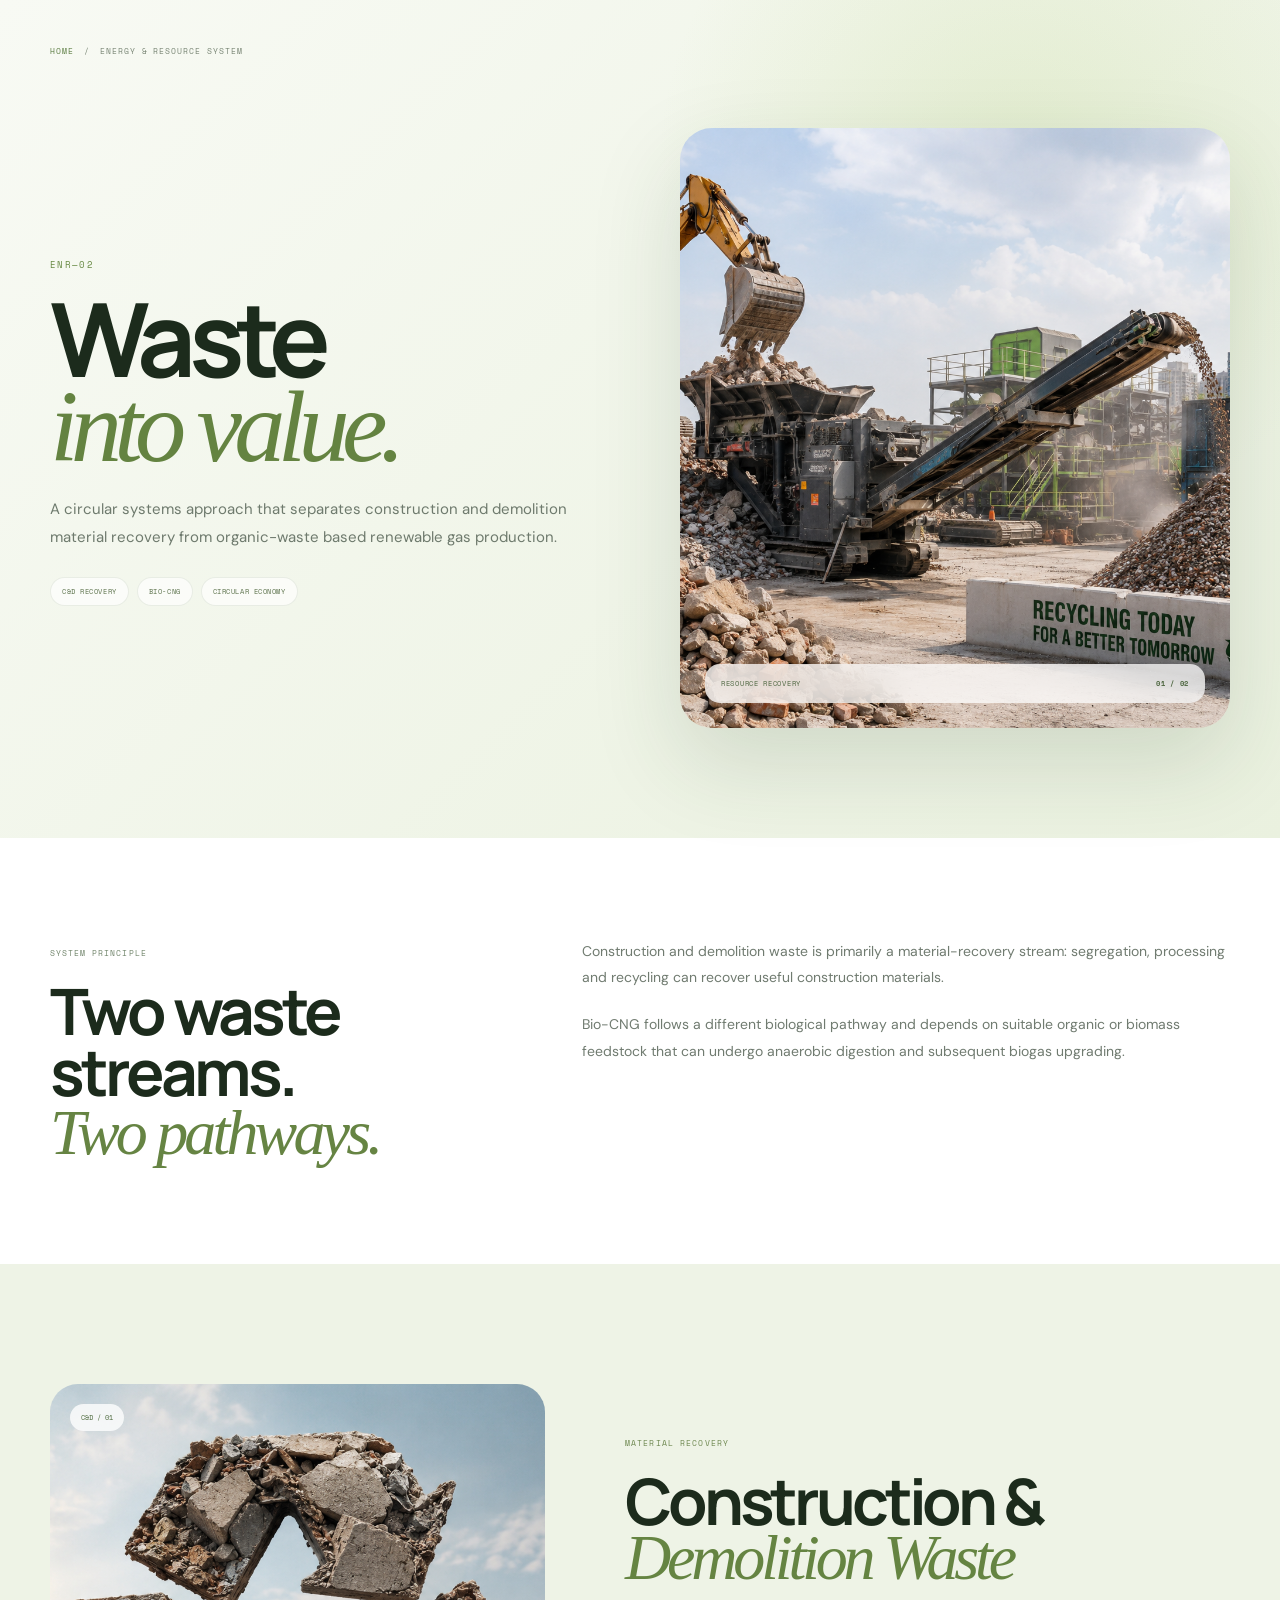
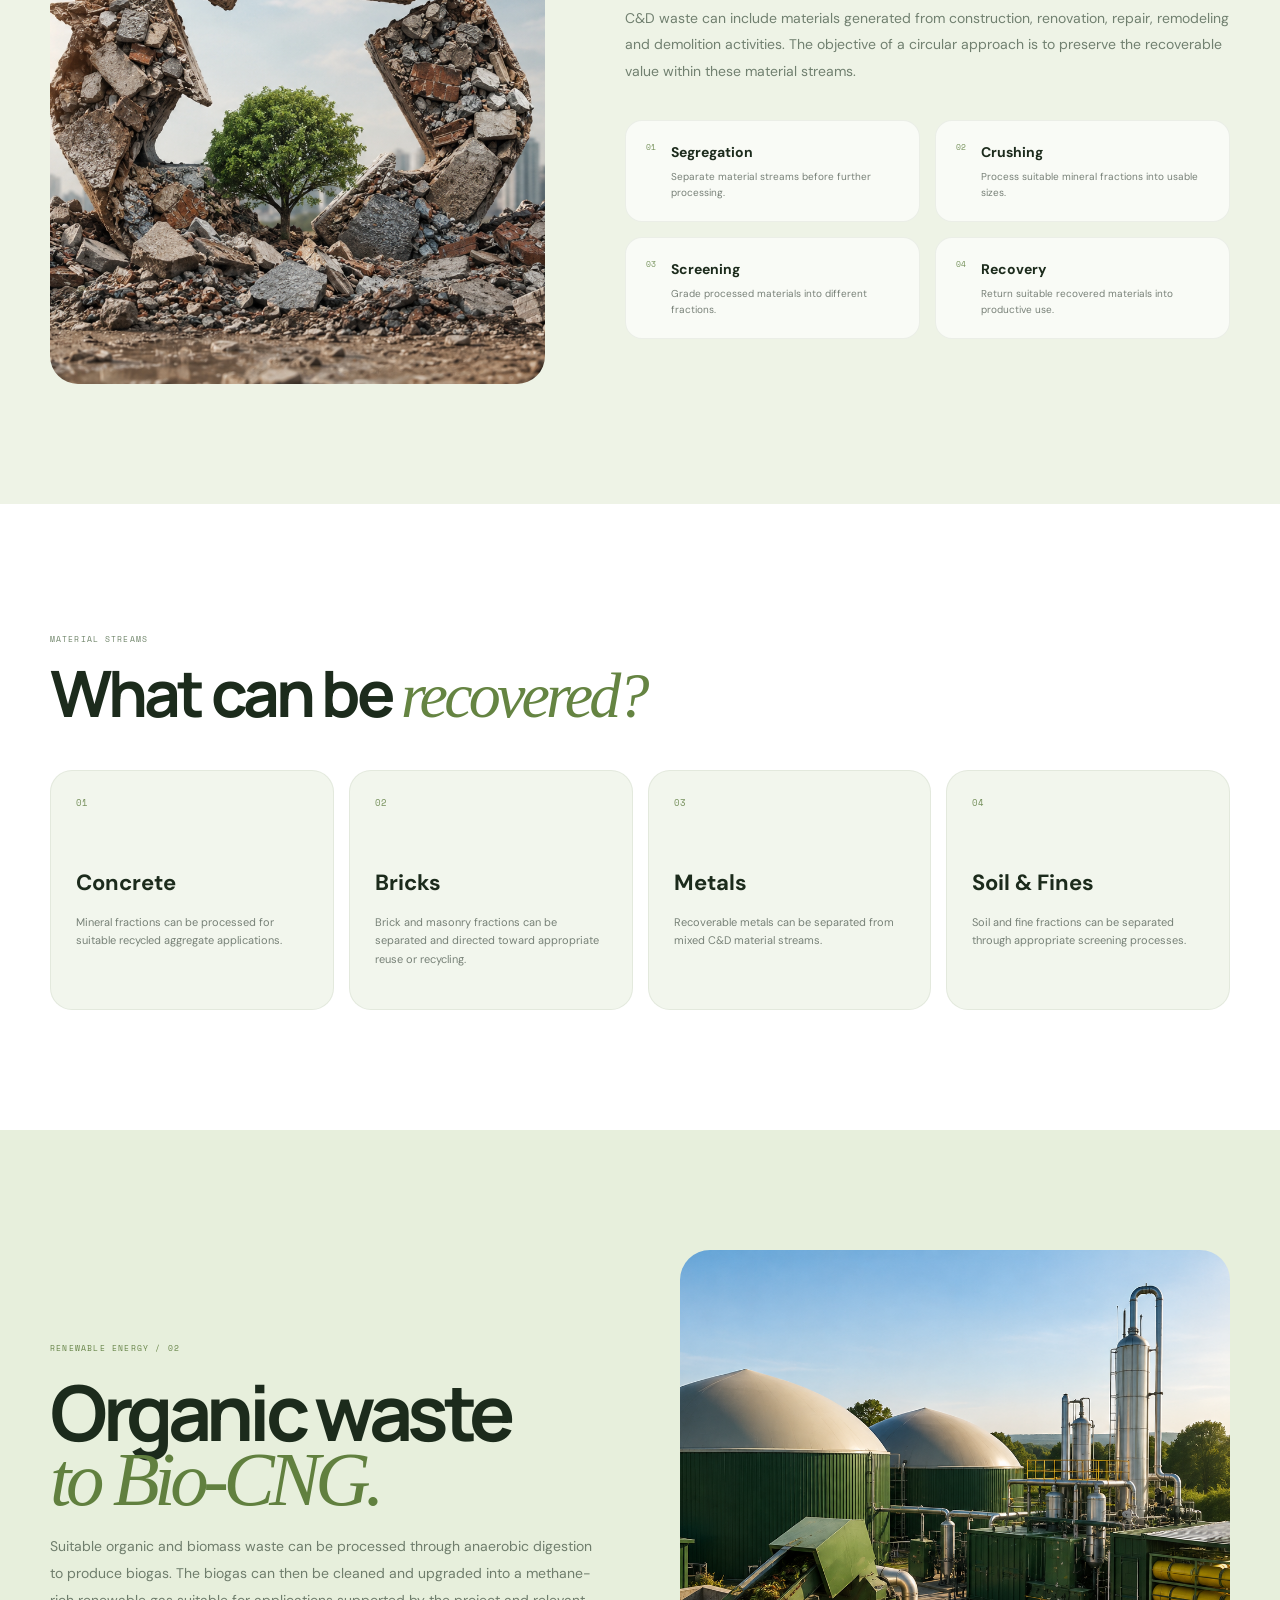
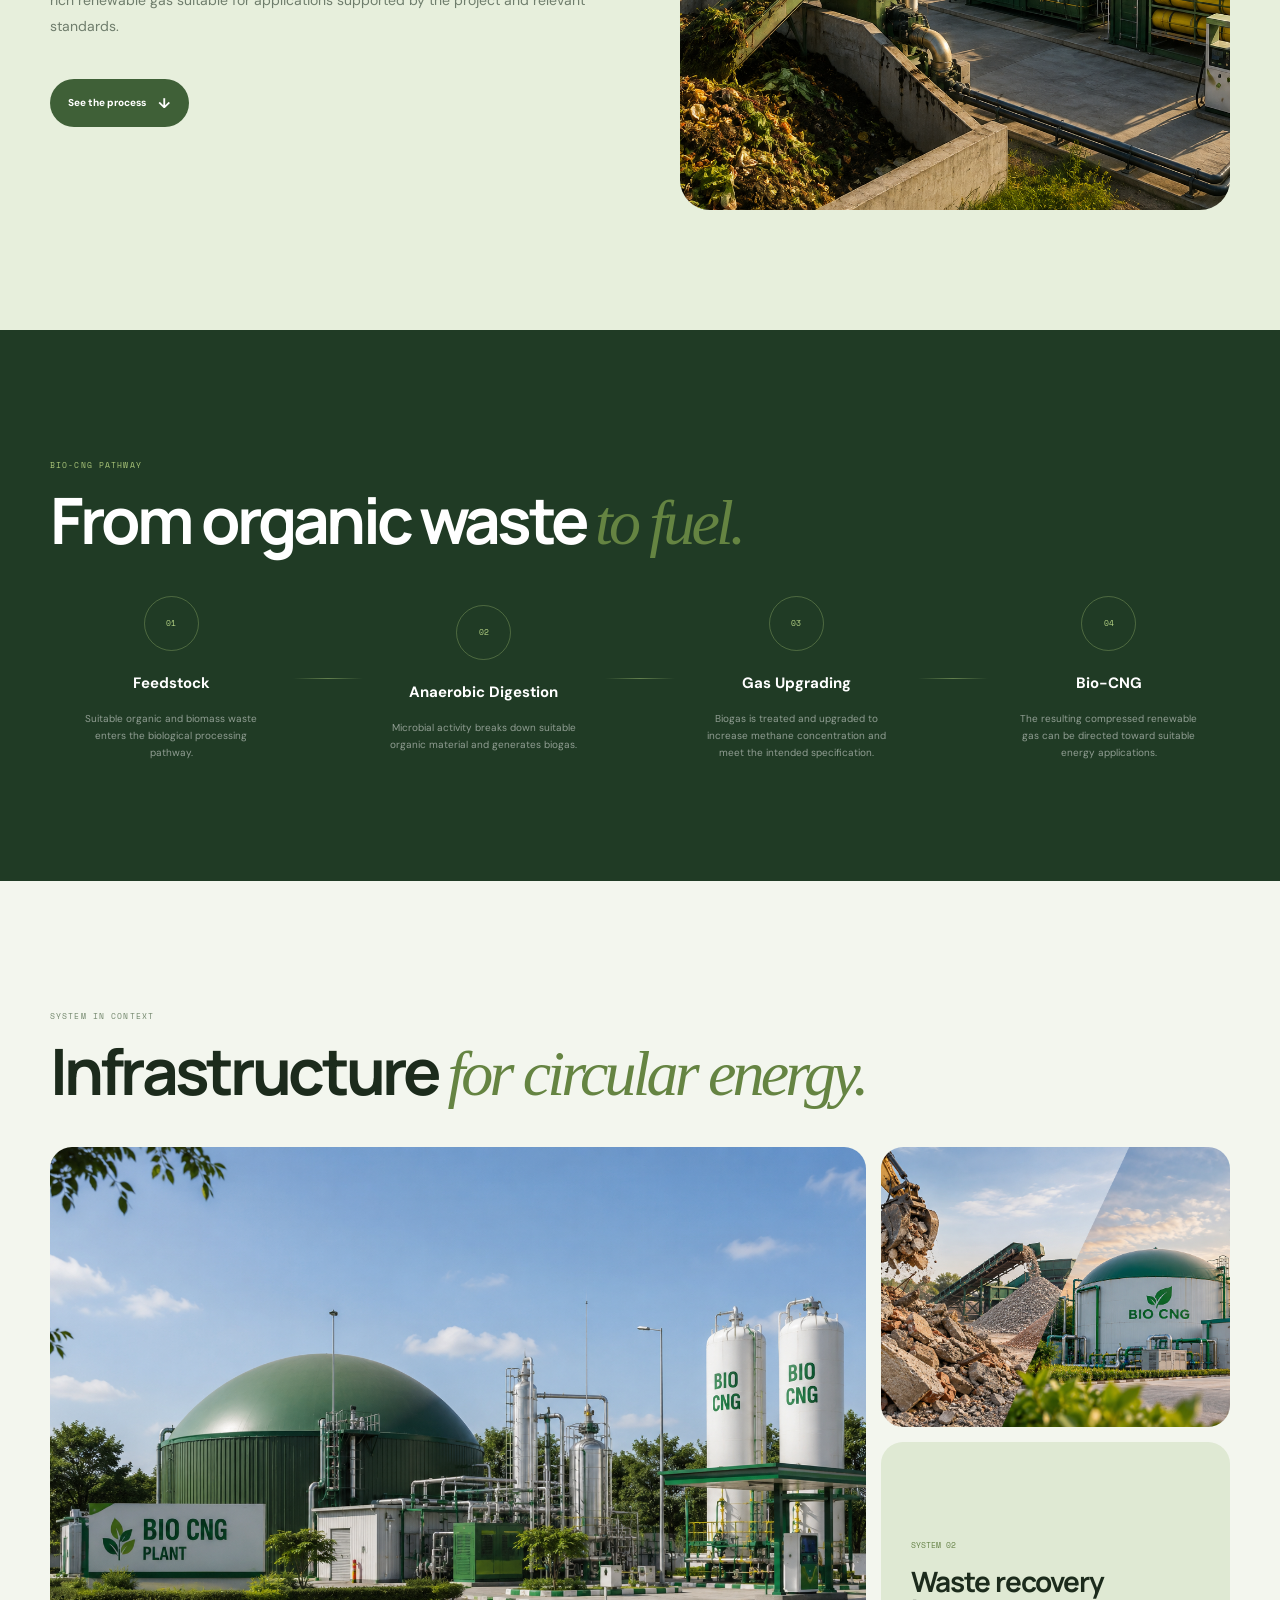
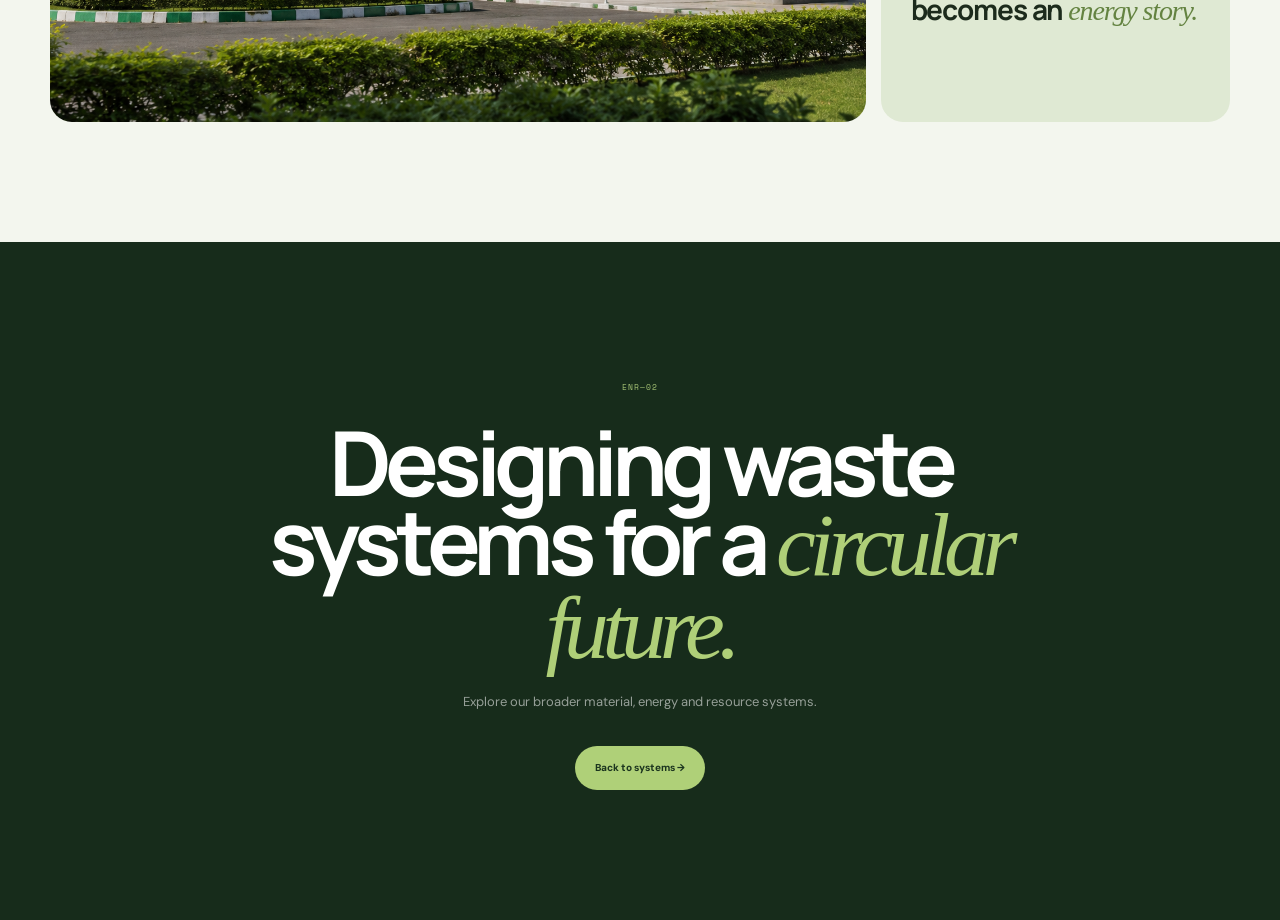
<file: cd-waste-biocng.html>
<!DOCTYPE html>

<html lang="en">

<head>

    <meta charset="UTF-8">

    <meta
        name="viewport"
        content="width=device-width, initial-scale=1.0"
    >

    <title>
        C&D Waste + Bio-CNG | Vishwa Hara Chakra
    </title>


    <!-- Your existing website CSS -->

    <link
        rel="stylesheet"
        href="assets/styles.css"
    >


    <!-- Page CSS -->

    <link
        rel="stylesheet"
        href="assets/cd-biocng.css"
    >


</head>


<body class="vh-cd-page">


<!-- =====================================================
     HERO
====================================================== -->

<section class="vh-cd-hero">

    <div class="vh-cd-container">


        <div class="vh-cd-breadcrumb">

            <a href="index.html">
                HOME
            </a>

            <span>/</span>

            <span>
                ENERGY & RESOURCE SYSTEM
            </span>

        </div>


        <div class="vh-cd-hero-grid">


            <!-- TEXT -->

            <div class="vh-cd-hero-content">

                <span class="vh-cd-code">
                    ENR—02
                </span>


                <h1>

                    Waste
                    <em>into value.</em>

                </h1>


                <p>

                    A circular systems approach that
                    separates construction and demolition
                    material recovery from organic-waste
                    based renewable gas production.

                </p>


                <div class="vh-cd-hero-tags">

                    <span>
                        C&D RECOVERY
                    </span>

                    <span>
                        BIO-CNG
                    </span>

                    <span>
                        CIRCULAR ECONOMY
                    </span>

                </div>

            </div>


            <!-- IMAGE -->

            <div class="vh-cd-hero-image">

                <img
                    src="./assets/product images/cdwasteinner.png"
                    alt="Construction and demolition waste processing"
                >

                <div class="vh-cd-image-caption">

                    <span>
                        RESOURCE RECOVERY
                    </span>

                    <strong>
                        01 / 02
                    </strong>

                </div>

            </div>


        </div>

    </div>

</section>



<!-- =====================================================
     IMPORTANT DISTINCTION
====================================================== -->

<section class="vh-cd-note">

    <div class="vh-cd-container">

        <div class="vh-cd-note-grid">


            <div>

                <span>
                    SYSTEM PRINCIPLE
                </span>

                <h2>
                    Two waste streams.
                    <em>Two pathways.</em>
                </h2>

            </div>


            <div>

                <p>

                    Construction and demolition waste
                    is primarily a material-recovery stream:
                    segregation, processing and recycling
                    can recover useful construction
                    materials.

                </p>


                <p>

                    Bio-CNG follows a different biological
                    pathway and depends on suitable organic
                    or biomass feedstock that can undergo
                    anaerobic digestion and subsequent
                    biogas upgrading.

                </p>

            </div>


        </div>

    </div>

</section>



<!-- =====================================================
     C&D WASTE
====================================================== -->

<section class="vh-cd-stream vh-cd-stream-light">

    <div class="vh-cd-container">


        <div class="vh-cd-stream-grid">


            <div class="vh-cd-stream-image">

                <img
                    src="./assets/product images/maincd.png"
                    alt="C&D waste recovery facility"
                    loading="lazy"
                >

                <span>
                    C&D / 01
                </span>

            </div>


            <div class="vh-cd-stream-content">

                <span class="vh-cd-label">
                    MATERIAL RECOVERY
                </span>


                <h2>
                    Construction &
                    <em>Demolition Waste</em>
                </h2>


                <p>

                    C&D waste can include materials generated
                    from construction, renovation, repair,
                    remodeling and demolition activities.
                    The objective of a circular approach is
                    to preserve the recoverable value within
                    these material streams.

                </p>


                <div class="vh-cd-points">


                    <article>

                        <span>
                            01
                        </span>

                        <div>

                            <h3>
                                Segregation
                            </h3>

                            <p>
                                Separate material streams
                                before further processing.
                            </p>

                        </div>

                    </article>


                    <article>

                        <span>
                            02
                        </span>

                        <div>

                            <h3>
                                Crushing
                            </h3>

                            <p>
                                Process suitable mineral
                                fractions into usable sizes.
                            </p>

                        </div>

                    </article>


                    <article>

                        <span>
                            03
                        </span>

                        <div>

                            <h3>
                                Screening
                            </h3>

                            <p>
                                Grade processed materials
                                into different fractions.
                            </p>

                        </div>

                    </article>


                    <article>

                        <span>
                            04
                        </span>

                        <div>

                            <h3>
                                Recovery
                            </h3>

                            <p>
                                Return suitable recovered
                                materials into productive use.
                            </p>

                        </div>

                    </article>


                </div>

            </div>

        </div>

    </div>

</section>



<!-- =====================================================
     C&D MATERIALS
====================================================== -->

<section class="vh-cd-materials">

    <div class="vh-cd-container">


        <div class="vh-cd-section-heading">

            <span>
                MATERIAL STREAMS
            </span>

            <h2>
                What can be
                <em>recovered?</em>
            </h2>

        </div>


        <div class="vh-cd-material-grid">


            <article>

                <div class="vh-cd-material-number">
                    01
                </div>

                <h3>
                    Concrete
                </h3>

                <p>
                    Mineral fractions can be processed
                    for suitable recycled aggregate
                    applications.
                </p>

            </article>


            <article>

                <div class="vh-cd-material-number">
                    02
                </div>

                <h3>
                    Bricks
                </h3>

                <p>
                    Brick and masonry fractions can be
                    separated and directed toward
                    appropriate reuse or recycling.
                </p>

            </article>


            <article>

                <div class="vh-cd-material-number">
                    03
                </div>

                <h3>
                    Metals
                </h3>

                <p>
                    Recoverable metals can be separated
                    from mixed C&D material streams.
                </p>

            </article>


            <article>

                <div class="vh-cd-material-number">
                    04
                </div>

                <h3>
                    Soil & Fines
                </h3>

                <p>
                    Soil and fine fractions can be
                    separated through appropriate
                    screening processes.
                </p>

            </article>


        </div>

    </div>

</section>



<!-- =====================================================
     BIO-CNG
====================================================== -->

<section class="vh-biocng-section">

    <div class="vh-cd-container">


        <div class="vh-biocng-grid">


            <div class="vh-biocng-content">

                <span>
                    RENEWABLE ENERGY / 02
                </span>


                <h2>
                    Organic waste
                    <em>to Bio-CNG.</em>
                </h2>


                <p>

                    Suitable organic and biomass waste can
                    be processed through anaerobic digestion
                    to produce biogas. The biogas can then
                    be cleaned and upgraded into a methane-rich
                    renewable gas suitable for applications
                    supported by the project and relevant
                    standards.

                </p>


                <a
                    href="#biocng-process"
                    class="vh-biocng-button"
                >

                    See the process

                    <span>
                        ↓
                    </span>

                </a>

            </div>


            <div class="vh-biocng-image">

                <img
                    src="./assets/product images/biocng.png"
                    alt="Anaerobic digestion and Bio-CNG facility"
                    loading="lazy"
                >

            </div>


        </div>

    </div>

</section>



<!-- =====================================================
     BIO-CNG PROCESS
====================================================== -->

<section
    class="vh-biocng-process"
    id="biocng-process"
>

    <div class="vh-cd-container">


        <div class="vh-cd-section-heading light">

            <span>
                BIO-CNG PATHWAY
            </span>

            <h2>
                From organic
                waste <em>to fuel.</em>
            </h2>

        </div>


        <div class="vh-biocng-timeline">


            <article>

                <div class="vh-biocng-step">
                    01
                </div>

                <h3>
                    Feedstock
                </h3>

                <p>
                    Suitable organic and biomass
                    waste enters the biological
                    processing pathway.
                </p>

            </article>


            <div class="vh-biocng-line"></div>


            <article>

                <div class="vh-biocng-step">
                    02
                </div>

                <h3>
                    Anaerobic Digestion
                </h3>

                <p>
                    Microbial activity breaks down
                    suitable organic material and
                    generates biogas.
                </p>

            </article>


            <div class="vh-biocng-line"></div>


            <article>

                <div class="vh-biocng-step">
                    03
                </div>

                <h3>
                    Gas Upgrading
                </h3>

                <p>
                    Biogas is treated and upgraded
                    to increase methane concentration
                    and meet the intended specification.
                </p>

            </article>


            <div class="vh-biocng-line"></div>


            <article>

                <div class="vh-biocng-step">
                    04
                </div>

                <h3>
                    Bio-CNG
                </h3>

                <p>
                    The resulting compressed renewable
                    gas can be directed toward suitable
                    energy applications.
                </p>

            </article>


        </div>

    </div>

</section>



<!-- =====================================================
     BIO-CNG IMAGE GALLERY
====================================================== -->

<section class="vh-cd-gallery">

    <div class="vh-cd-container">


        <div class="vh-cd-section-heading">

            <span>
                SYSTEM IN CONTEXT
            </span>

            <h2>
                Infrastructure
                <em>for circular energy.</em>
            </h2>

        </div>


        <div class="vh-cd-gallery-grid">


            <div class="vh-cd-gallery-main">

                <img
                    src="./assets/product images/bio-plant.png"
                    alt="Bio-CNG plant"
                    loading="lazy"
                >

            </div>


            <div>

                <img
                    src="./assets/product images/CDwaste.png"
                    alt="Waste recovery"
                    loading="lazy"
                >

            </div>


            <div class="vh-cd-gallery-text">

                <span>
                    SYSTEM 02
                </span>

                <h3>
                    Waste recovery
                    becomes an
                    <em>energy story.</em>
                </h3>

            </div>


        </div>

    </div>

</section>



<!-- =====================================================
     CTA
====================================================== -->

<section class="vh-cd-final">

    <div class="vh-cd-container">

        <span>
            ENR—02
        </span>

        <h2>
            Designing waste
            systems for a
            <em>circular future.</em>
        </h2>

        <p>
            Explore our broader material, energy
            and resource systems.
        </p>

        <a
            href="index.html"
        >
            Back to systems
            →
        </a>

    </div>

</section>


<script src="assets/cd-biocng.js"></script>

</body>

</html>
</file>
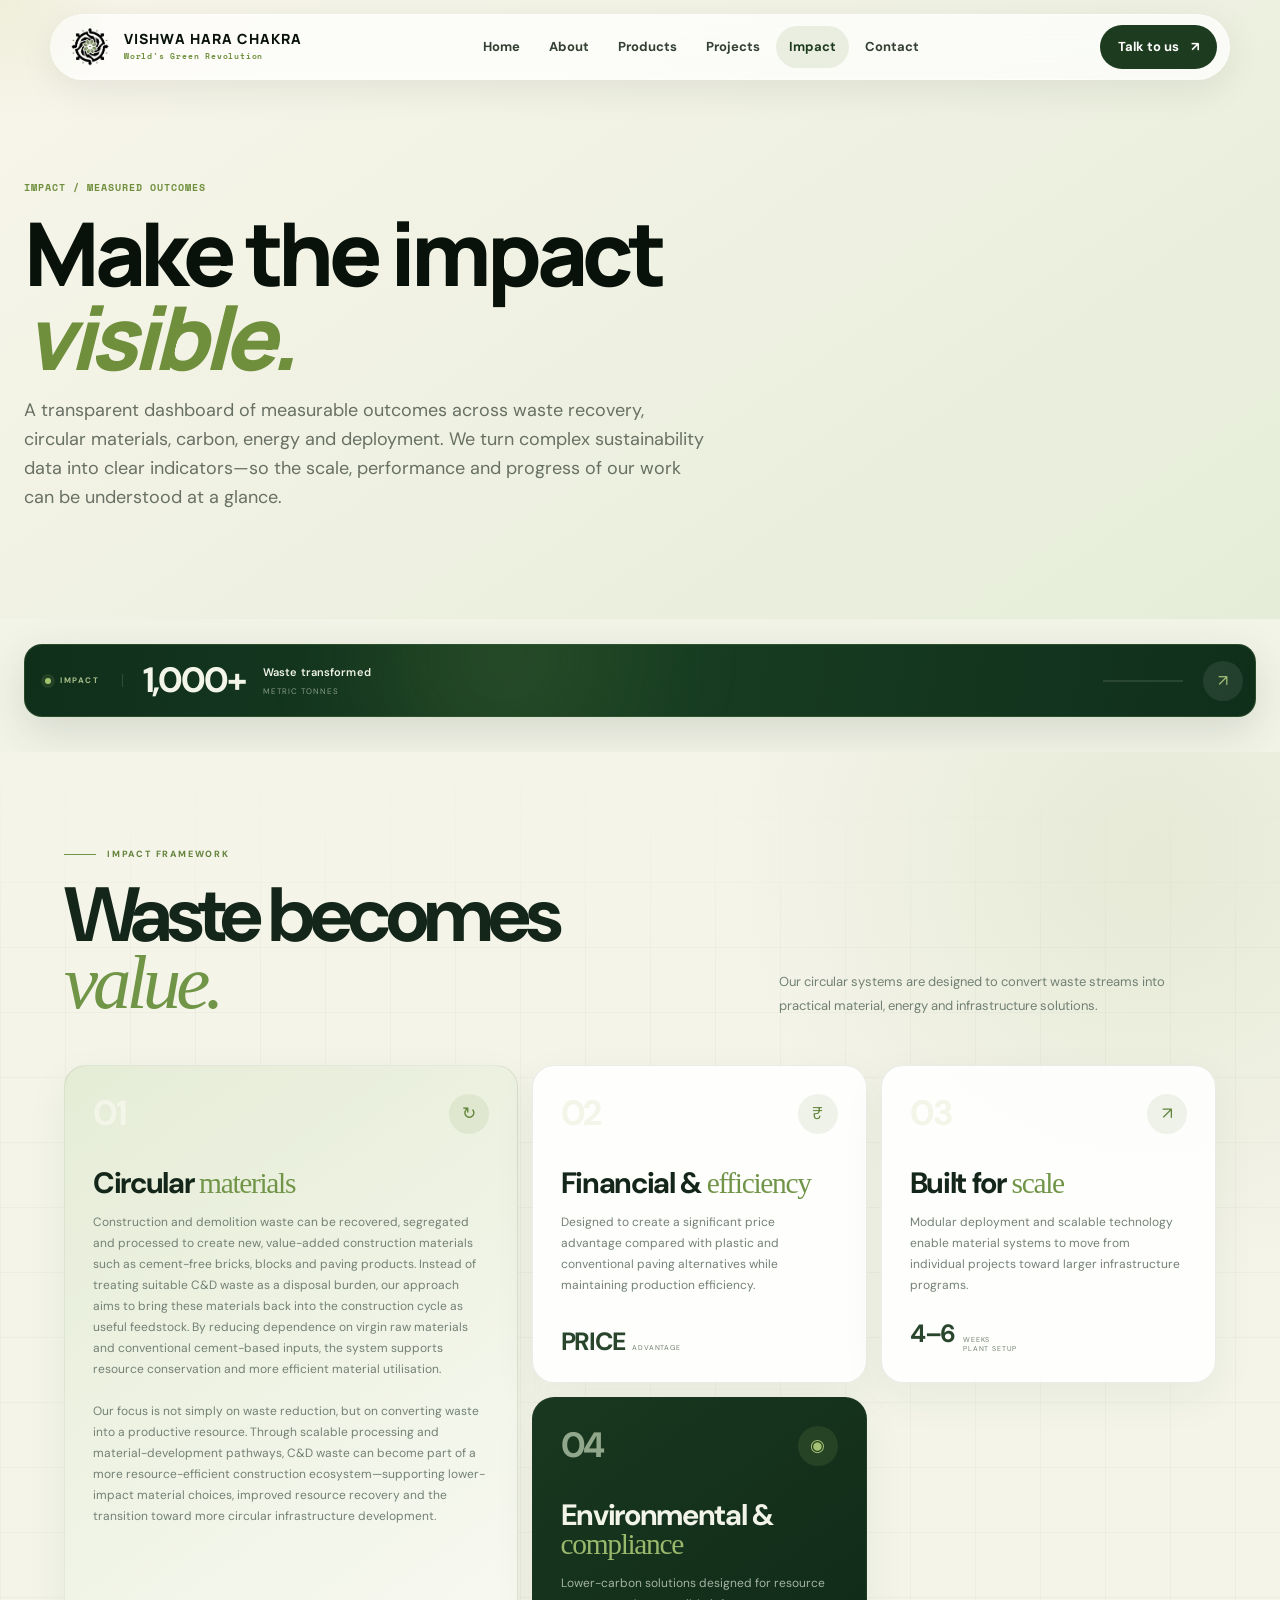
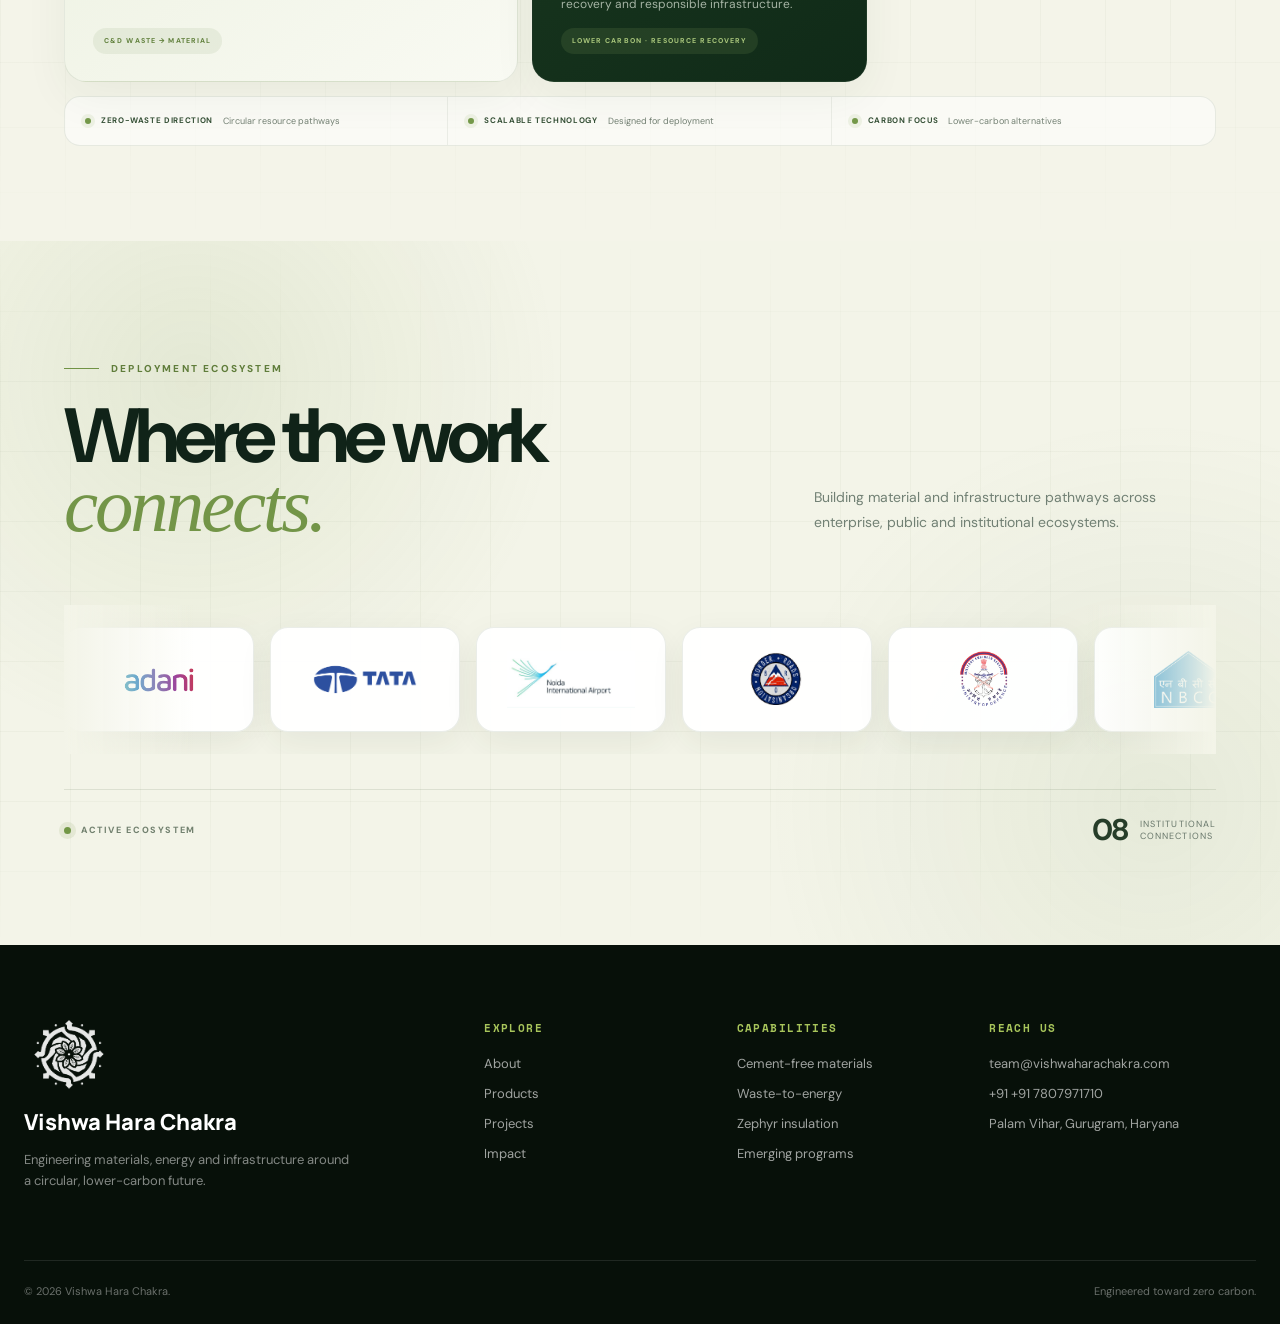
<file: impact.html>
<!doctype html>
<html lang="en">

<head>
  <meta charset="utf-8">
  <meta name="viewport" content="width=device-width,initial-scale=1">
  <title>Impact | Vishwa Hara Chakra</title>
  <meta name="description"
    content="Vishwa Hara Chakra — circular engineering, low-carbon materials and waste-to-energy systems.">
  <link rel="icon" href="assets/logo.png">
  <link rel="stylesheet" href="assets/styles.css">
  <link rel="stylesheet" href="./assets/script.js">
</head>

<body>
  <div class="cursor-glow" aria-hidden="true"></div>
  <header class="site-nav">
    <div class="nav-shell">
      <a class="brand" href="index.html">
        <img src="assets/logo.png" alt="Vishwa Hara Chakra logo">
        <span class="brand-text"><strong>Vishwa Hara Chakra</strong><small>World's Green Revolution</small></span>
      </a>
      <nav class="nav-links"><a href="index.html" class="">Home</a><a href="about.html" class="">About</a><a
          href="products.html" class="">Products</a><a href="projects.html" class="">Projects</a><a href="impact.html"
          class="active">Impact</a><a href="contact.html" class="">Contact</a></nav>
      <div class="nav-actions">
        <a class="btn btn-primary btn-small" href="contact.html">Talk to us <span>↗</span></a>
        <button class="menu-btn" aria-label="Open menu" aria-expanded="false"><i></i><i></i><i></i></button>
      </div>
      <div class="mobile-panel"><a href="index.html">Home</a><a href="about.html">About</a><a
          href="products.html">Products</a><a href="projects.html">Projects</a><a href="impact.html">Impact</a><a
          href="contact.html">Contact</a></div>
    </div>
  </header>
  <main>
    <section class="page-hero">
      <div class="container">
        <div class="breadcrumb reveal">Impact / Measured outcomes</div>
        <h1 class="reveal">Make the impact<br><em style="color:var(--leaf)">visible.</em></h1>
        <p class="reveal">A transparent dashboard of measurable outcomes across waste recovery, circular materials,
          carbon, energy and deployment. We turn complex sustainability data into clear indicators—so the scale,
          performance and progress of our work can be understood at a glance.</p>
      </div>
    </section>
    <!-- <section class="section">
      <div class="container">
        <div class="impact-grid">
          <article class="impact-card dark reveal"><span class="kicker" style="color:var(--lime)">Waste
              transformed</span>
            <div class="impact-number" data-count="1000" data-suffix="+">0</div>
            <h3>Metric tonnes</h3>
            <p>C&amp;D waste recycled into structural material, as currently stated on the supplied website.</p>
          </article>
          <article class="impact-card reveal"><span class="kicker">Emissions avoided</span>
            <div class="impact-number" data-count="80" data-suffix="%">0%</div>
            <h3>Lower embodied carbon</h3>
            <p>Current site copy compares the material pathway with traditional cement. Keep the figure where your
              technical verification supports it.</p>
          </article>
        </div>
      </div>
    </section> -->

    <!-- =====================================================
     IMPACT METRICS BAR
====================================================== -->

    <section class="vh-impact-bar-section">

      <div class="container">

        <div class="vh-impact-bar">

          <!-- animated background -->
          <div class="vh-impact-bar-glow"></div>

          <!-- LEFT LABEL -->
          <div class="vh-impact-bar-label">

            <span class="vh-impact-live-dot"></span>

            <span>
              IMPACT
            </span>

          </div>


          <!-- METRICS -->

          <div class="vh-impact-metrics">


            <!-- METRIC 01 -->
            <div class="vh-impact-metric active">

              <div class="vh-impact-value">

                <span class="vh-impact-number" data-impact-count="1000" data-impact-suffix="+">
                  0
                </span>

              </div>

              <div class="vh-impact-info">

                <strong>
                  Waste transformed
                </strong>

                <span>
                  Metric tonnes
                </span>

              </div>

            </div>


            <!-- METRIC 02 -->
            <div class="vh-impact-metric">

              <div class="vh-impact-value">

                <span class="vh-impact-number" data-impact-count="80" data-impact-suffix="%">
                  0
                </span>

              </div>

              <div class="vh-impact-info">

                <strong>
                  Embodied carbon
                </strong>

                <span>
                  Lower pathway
                </span>

              </div>

            </div>


            <!-- METRIC 03 -->
            <div class="vh-impact-metric">

              <div class="vh-impact-value">

                <span class="vh-impact-number" data-impact-count="4" data-impact-suffix="–6">
                  0
                </span>

              </div>

              <div class="vh-impact-info">

                <strong>
                  Deployment
                </strong>

                <span>
                  Weeks · plant setup
                </span>

              </div>

            </div>


            <!-- METRIC 04 -->
            <div class="vh-impact-metric">

              <div class="vh-impact-value">

                <span class="vh-impact-number" data-impact-count="8" data-impact-suffix="+">
                  0
                </span>

              </div>

              <div class="vh-impact-info">

                <strong>
                  Ecosystem
                </strong>

                <span>
                  Institutional connections
                </span>

              </div>

            </div>


            <!-- METRIC 05 -->
            <div class="vh-impact-metric">

              <div class="vh-impact-value">

                <span class="vh-impact-number" data-impact-count="100" data-impact-suffix="%">
                  0
                </span>

              </div>

              <div class="vh-impact-info">

                <strong>
                  Circular focus
                </strong>

                <span>
                  Waste-to-resource systems
                </span>

              </div>

            </div>

          </div>


          <!-- PROGRESS -->

          <div class="vh-impact-progress">

            <span></span>

          </div>


          <!-- ARROW -->

          <div class="vh-impact-arrow">
            ↗
          </div>

        </div>

      </div>

    </section>




    <!-- =====================================================
     IMPACT / VALUE FRAMEWORK
====================================================== -->

    <section class="vh-impact-section">

      <div class="vh-impact-container">

        <!-- HEADER -->
        <div class="vh-impact-header reveal">

          <div class="vh-impact-eyebrow">
            <span></span>
            IMPACT FRAMEWORK
          </div>

          <div class="vh-impact-title-row">

            <h2>
              Waste becomes
              <em>value.</em>
            </h2>

            <p>
              Our circular systems are designed to convert waste
              streams into practical material, energy and
              infrastructure solutions.
            </p>

          </div>

        </div>


        <!-- IMPACT GRID -->
        <div class="vh-impact-grid">


          <!-- CARD 01 -->
          <article class="vh-impact-card vh-impact-feature reveal">

            <div class="vh-impact-card-top">

              <span class="vh-impact-number">
                01
              </span>

              <span class="vh-impact-icon">
                ↻
              </span>

            </div>

            <h3>
              Circular
              <span>materials</span>
            </h3>

            <p>
              Construction and demolition waste can be recovered, segregated and processed to create new, value-added
              construction materials such as cement-free bricks, blocks and paving products. Instead of treating
              suitable C&D waste as a disposal burden, our approach aims to bring these materials back into the
              construction cycle as useful feedstock. By reducing dependence on virgin raw materials and conventional
              cement-based inputs, the system supports resource conservation and more efficient material
              utilisation.<br><br>



              Our focus is not simply on waste reduction, but on converting waste into a productive resource. Through
              scalable processing and material-development pathways, C&D waste can become part of a more
              resource-efficient construction ecosystem—supporting lower-impact material choices, improved resource
              recovery and the transition toward more circular infrastructure development.
            </p>

            <div class="vh-impact-tag">
              C&D WASTE → MATERIAL
            </div>

          </article>


          <!-- CARD 02 -->
          <article class="vh-impact-card reveal">

            <div class="vh-impact-card-top">

              <span class="vh-impact-number">
                02
              </span>

              <span class="vh-impact-icon">
                ₹
              </span>

            </div>

            <h3>
              Financial &
              <span>efficiency</span>
            </h3>

            <p>
              Designed to create a significant price advantage
              compared with plastic and conventional paving
              alternatives while maintaining production efficiency.
            </p>

            <div class="vh-impact-stat">

              <strong>
                PRICE
              </strong>

              <span>
                ADVANTAGE
              </span>

            </div>

          </article>


          <!-- CARD 03 -->
          <article class="vh-impact-card reveal">

            <div class="vh-impact-card-top">

              <span class="vh-impact-number">
                03
              </span>

              <span class="vh-impact-icon">
                ↗
              </span>

            </div>

            <h3>
              Built for
              <span>scale</span>
            </h3>

            <p>
              Modular deployment and scalable technology enable
              material systems to move from individual projects
              toward larger infrastructure programs.
            </p>

            <div class="vh-impact-stat">

              <strong>
                4–6
              </strong>

              <span>
                WEEKS<br>
                PLANT SETUP
              </span>

            </div>

          </article>


          <!-- CARD 04 -->
          <article class="vh-impact-card vh-impact-dark reveal">

            <div class="vh-impact-card-top">

              <span class="vh-impact-number">
                04
              </span>

              <span class="vh-impact-icon">
                ◉
              </span>

            </div>

            <h3>
              Environmental &
              <span>compliance</span>
            </h3>

            <p>
              Lower-carbon solutions designed for resource recovery and responsible infrastructure.
            </p>

            <div class="vh-impact-tag">
              LOWER CARBON · RESOURCE RECOVERY
            </div>

          </article>

        </div>


        <!-- BOTTOM STRIP -->
        <div class="vh-impact-bottom reveal">

          <div class="vh-impact-bottom-item">

            <span class="vh-mini-dot"></span>

            <strong>
              ZERO-WASTE DIRECTION
            </strong>

            <span>
              Circular resource pathways
            </span>

          </div>


          <div class="vh-impact-bottom-item">

            <span class="vh-mini-dot"></span>

            <strong>
              SCALABLE TECHNOLOGY
            </strong>

            <span>
              Designed for deployment
            </span>

          </div>


          <div class="vh-impact-bottom-item">

            <span class="vh-mini-dot"></span>

            <strong>
              CARBON FOCUS
            </strong>

            <span>
              Lower-carbon alternatives
            </span>

          </div>

        </div>

      </div>

    </section>





    <!-- =====================================================
     DEPLOYMENT ECOSYSTEM
====================================================== -->

    <section class="vh-ecosystem-section">

      <div class="vh-eco-container">

        <!-- SECTION HEADER -->
        <div class="vh-eco-header reveal">

          <div class="vh-eco-eyebrow">
            <span></span>
            DEPLOYMENT ECOSYSTEM
          </div>

          <div class="vh-eco-heading-row">

            <h2>
              Where the work
              <em>connects.</em>
            </h2>

            <p>
              Building material and infrastructure pathways
              across enterprise, public and institutional ecosystems.
            </p>

          </div>

        </div>


        <!-- LOGO MARQUEE -->
        <div class="vh-logo-marquee">

          <div class="vh-logo-fade vh-logo-fade-left"></div>
          <div class="vh-logo-fade vh-logo-fade-right"></div>


          <div class="vh-logo-track">

            <!-- SET 1 -->

            <div class="vh-logo-card">
              <img src="./assets/client logo/adani infra.png" alt="Adani">
            </div>

            <div class="vh-logo-card">
              <img src="./assets/client logo/Tata.png" alt="Tata">
            </div>

            <div class="vh-logo-card">
              <img src="./assets/client logo/NoidaAirportLogo.jpg" alt="Jewar Airport">
            </div>

            <div class="vh-logo-card">
              <img src="./assets/client logo/bro-2.png" alt="Border Roads Organisation">
            </div>

            <div class="vh-logo-card">
              <img src="./assets/client logo/mes-rem.png" alt="Military Engineering Services">
            </div>

            <!-- <div class="vh-logo-card">
                    <img
                        src="assets/logos/thal-sena-bhawan.png"
                        alt="Thal Sena Bhawan"
                    >
                </div> -->

            <div class="vh-logo-card">
              <img src="./assets/client logo/NBCC.png" alt="NBCC">
            </div>

            <div class="vh-logo-card">
              <img src="./assets/client logo/gos.png" alt="Government of Sikkim">
            </div>


            <!-- SET 2 — DUPLICATE FOR SEAMLESS LOOP -->

            <div class="vh-logo-card">
              <img src="./assets/client logo/adani infra.png" alt="Adani">
            </div>

            <div class="vh-logo-card">
              <img src="./assets/client logo/Tata.png" alt="Tata">
            </div>

            <div class="vh-logo-card">
              <img src="./assets/client logo/NoidaAirportLogo.jpg" alt="Jewar Airport">
            </div>

            <div class="vh-logo-card">
              <img src="./assets/client logo/BRO-1.png" alt="Border Roads Organisation">
            </div>

            <div class="vh-logo-card">
              <img src="./assets/client logo/mes-rem.png" alt="Military Engineering Services">
            </div>

            <!-- <div class="vh-logo-card">
                    <img
                        src="#"
                        alt="Thal Sena Bhawan"
                    >
                </div> -->

            <div class="vh-logo-card">
              <img src="./assets/client logo/NBCC.png" alt="NBCC">
            </div>

            <div class="vh-logo-card">
              <img src="./assets/client logo/gos.png" alt="Government of Sikkim">
            </div>

          </div>

        </div>


        <!-- BOTTOM STATUS -->

        <div class="vh-eco-bottom">

          <div class="vh-eco-status">
            <span class="vh-status-dot"></span>
            ACTIVE ECOSYSTEM
          </div>

          <div class="vh-eco-count">
            <strong>08</strong>
            <span>institutional<br>connections</span>
          </div>

        </div>

      </div>

    </section>






  </main>
  <footer class="footer">
    <div class="container footer-grid">
      <div class="footer-brand">
        <img src="assets/logo.png" alt="">
        <h3>Vishwa Hara Chakra</h3>
        <p>Engineering materials, energy and infrastructure around a circular, lower-carbon future.</p>
      </div>
      <div class="footer-col">
        <h4>Explore</h4><a href="about.html">About</a><a href="products.html">Products</a><a
          href="projects.html">Projects</a><a href="impact.html">Impact</a>
      </div>
      <div class="footer-col">
        <h4>Capabilities</h4><a href="products.html#materials">Cement-free materials</a><a
          href="products.html#energy">Waste-to-energy</a><a href="products.html#insulation">Zephyr insulation</a><a
          href="products.html#pipeline">Emerging programs</a>
      </div>
      <div class="footer-col">
        <h4>Reach us</h4><a href="mailto:team@vishwaharachakra.com">team@vishwaharachakra.com</a><a
          href="tel:+919418019260">+91 +91 7807971710</a><span>Palam Vihar, Gurugram, Haryana</span>
      </div>
    </div>
    <div class="container footer-bottom"><span>© <span data-year></span> Vishwa Hara Chakra.</span><span>Engineered
        toward zero carbon.</span></div>
  </footer>
  <button class="back-top" aria-label="Back to top">↑</button>
  <div class="toast">Thank you — your message is ready to be connected.</div>
  <script src="assets/script.js"></script>
</body>

</html>
</file>
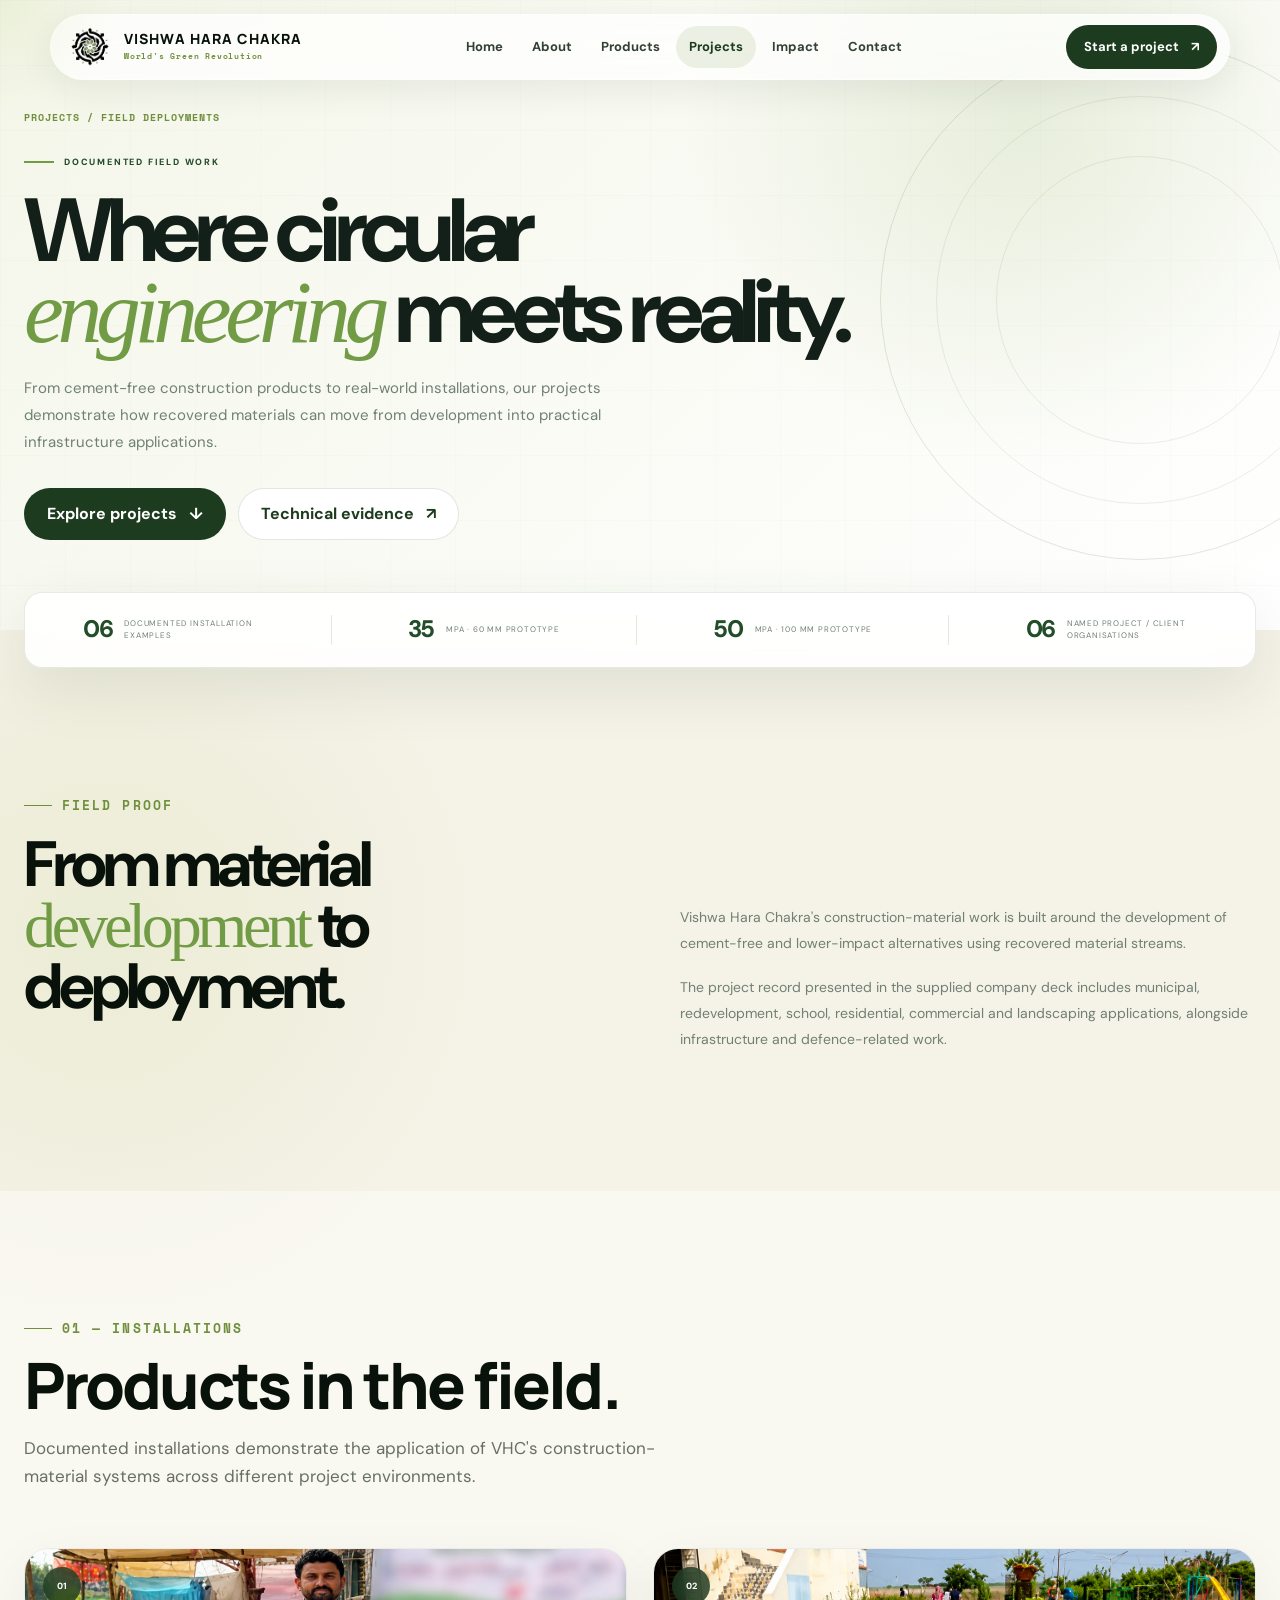
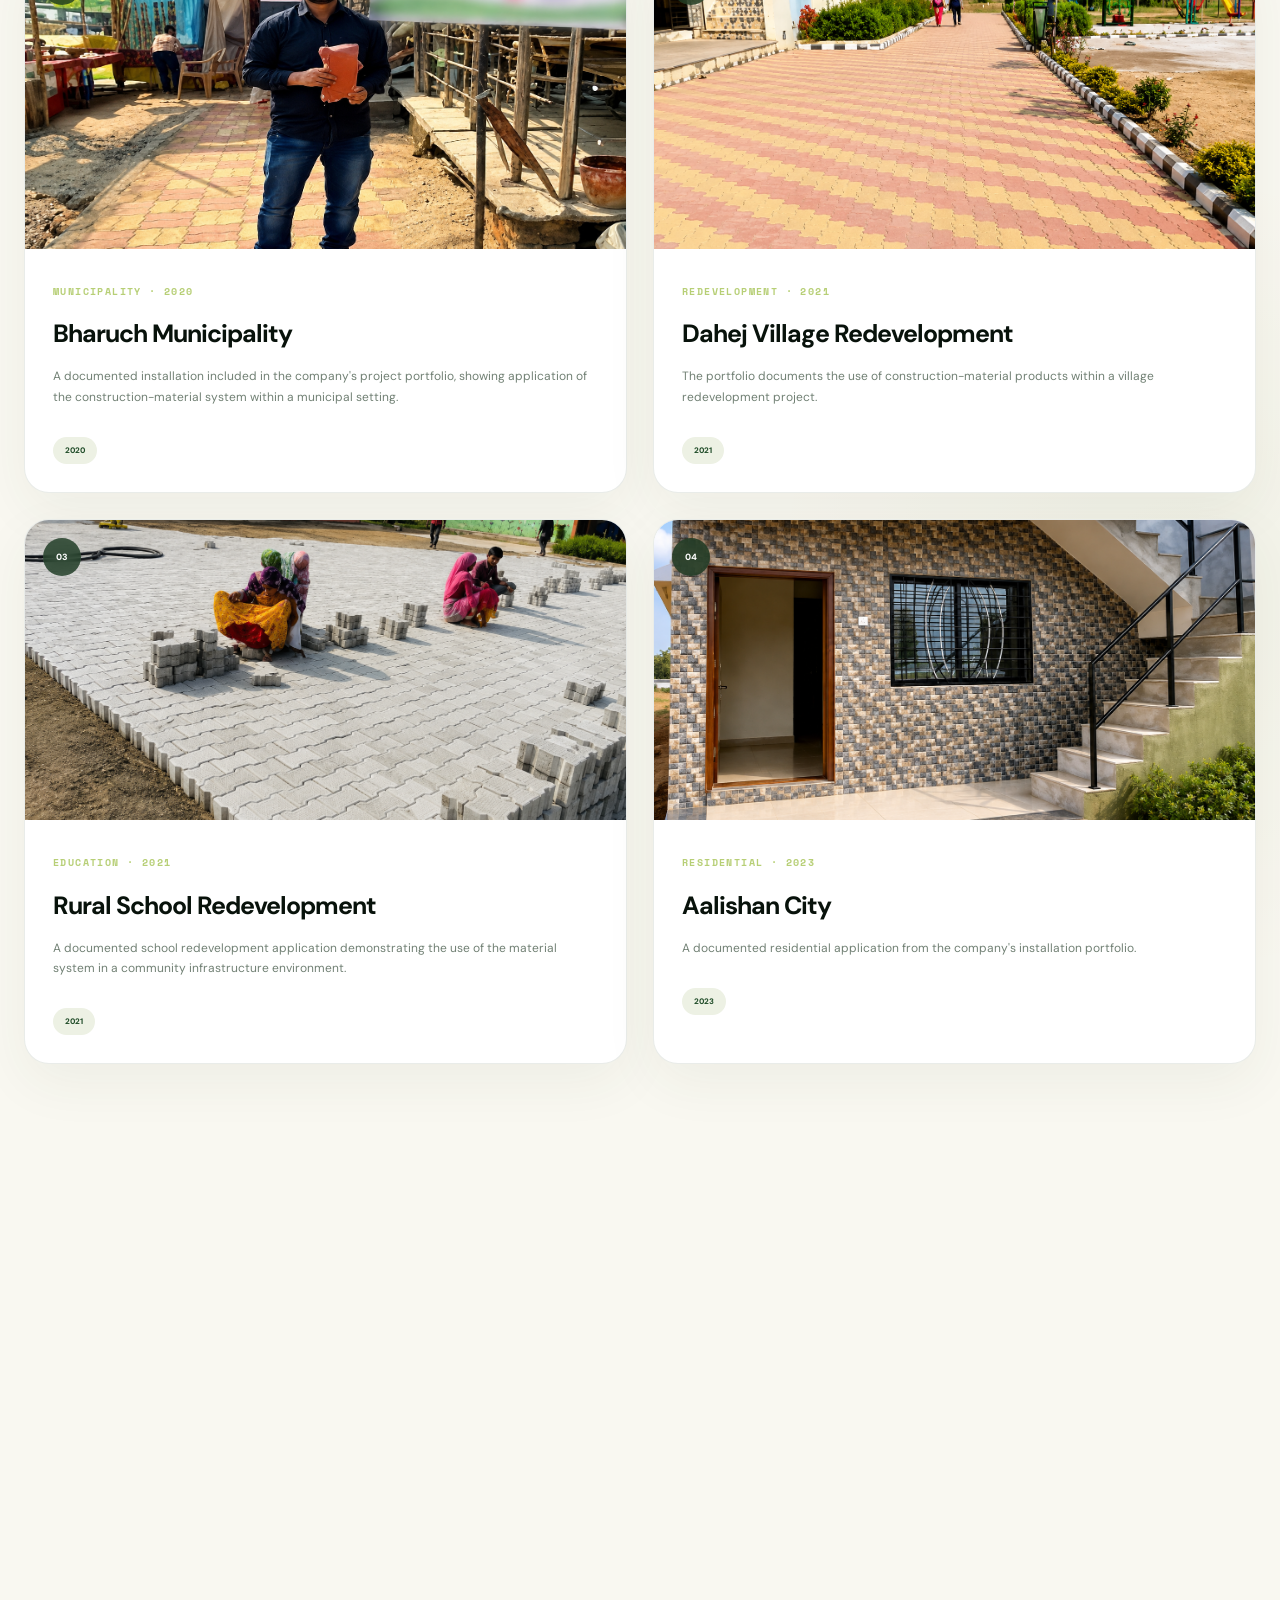
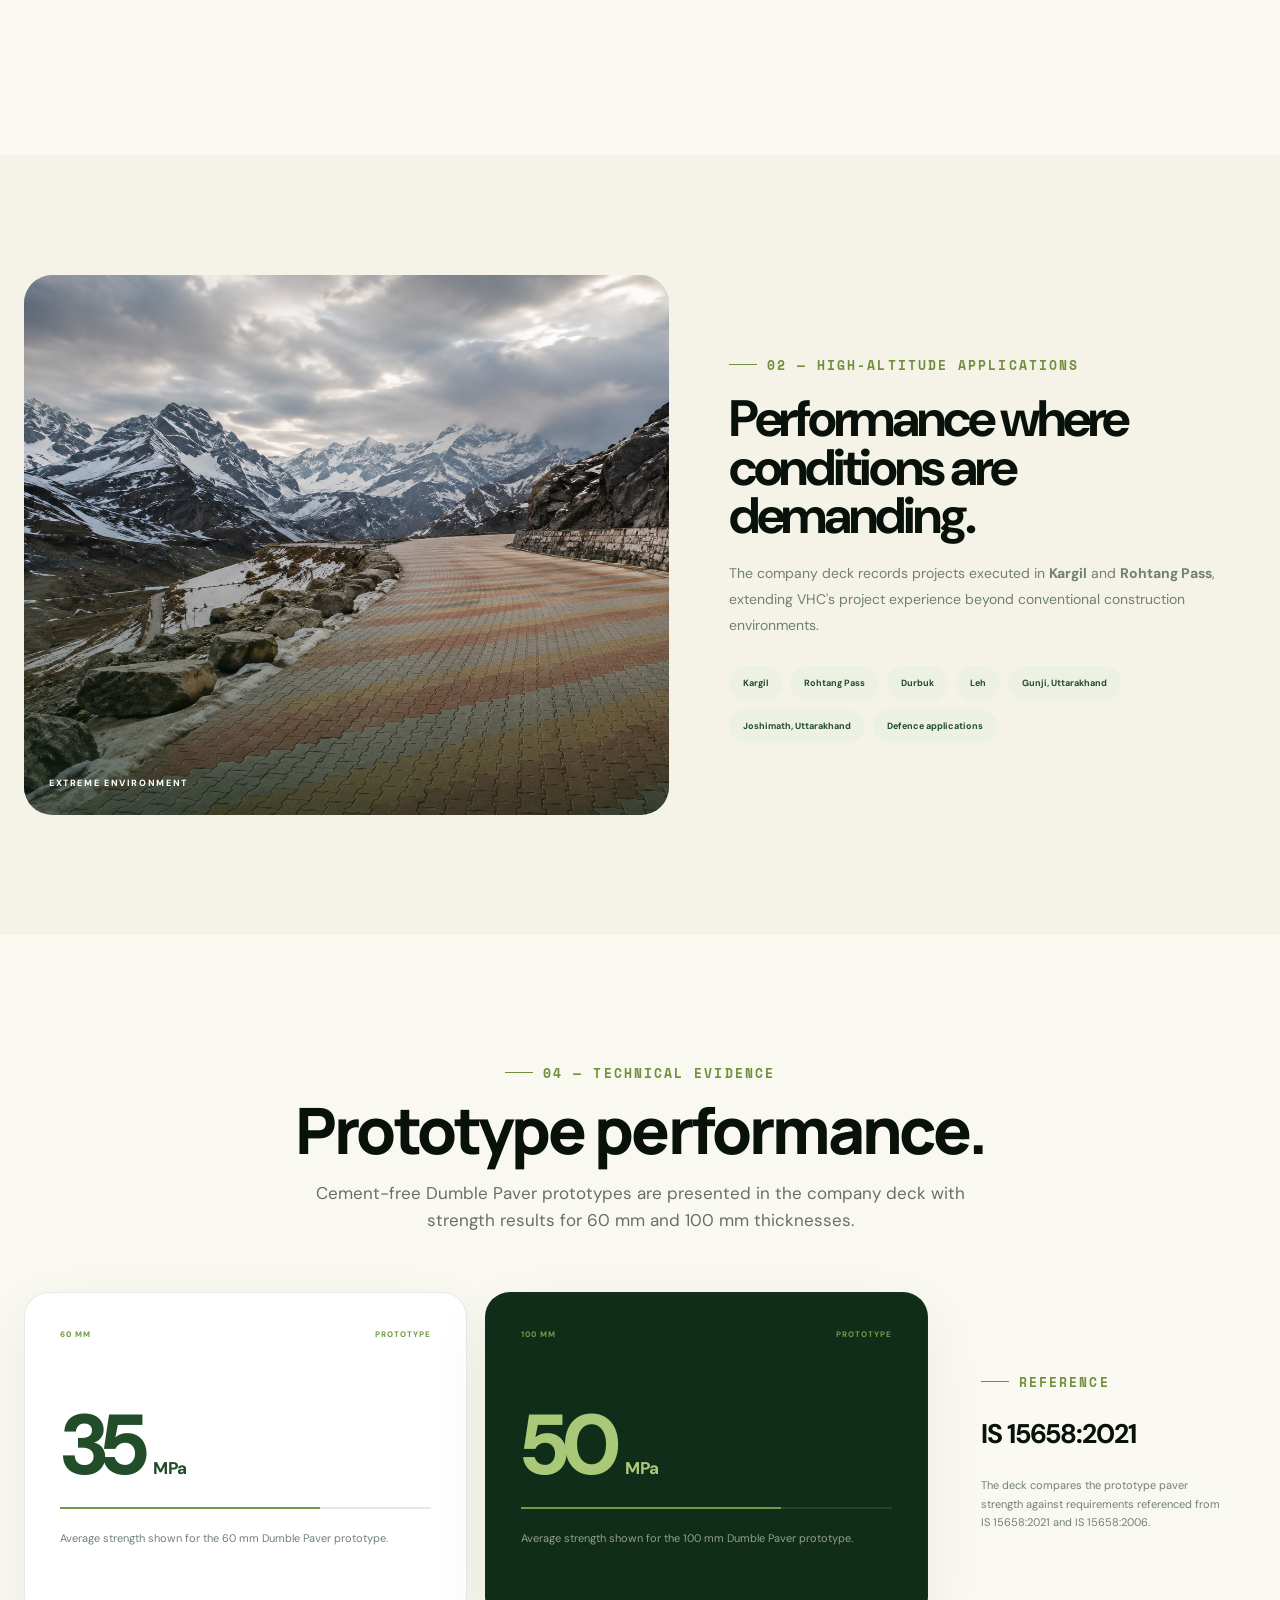
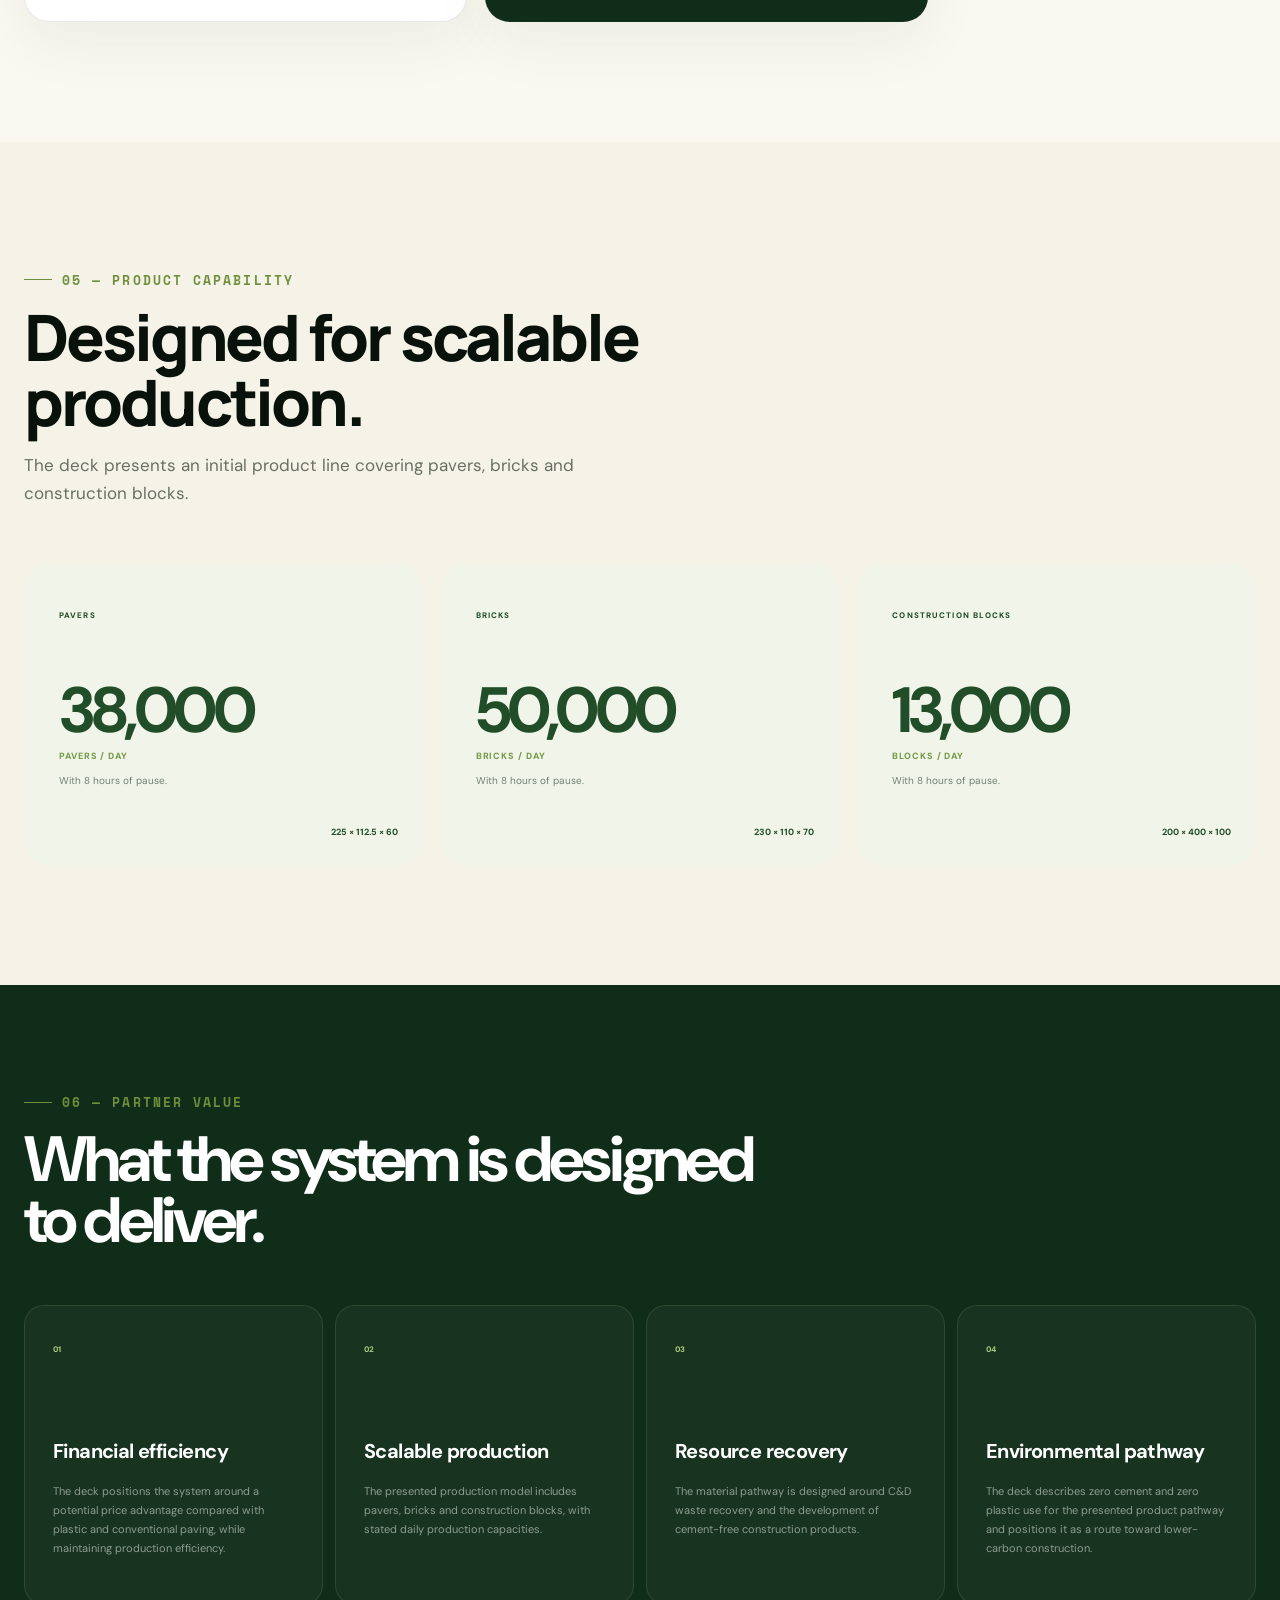
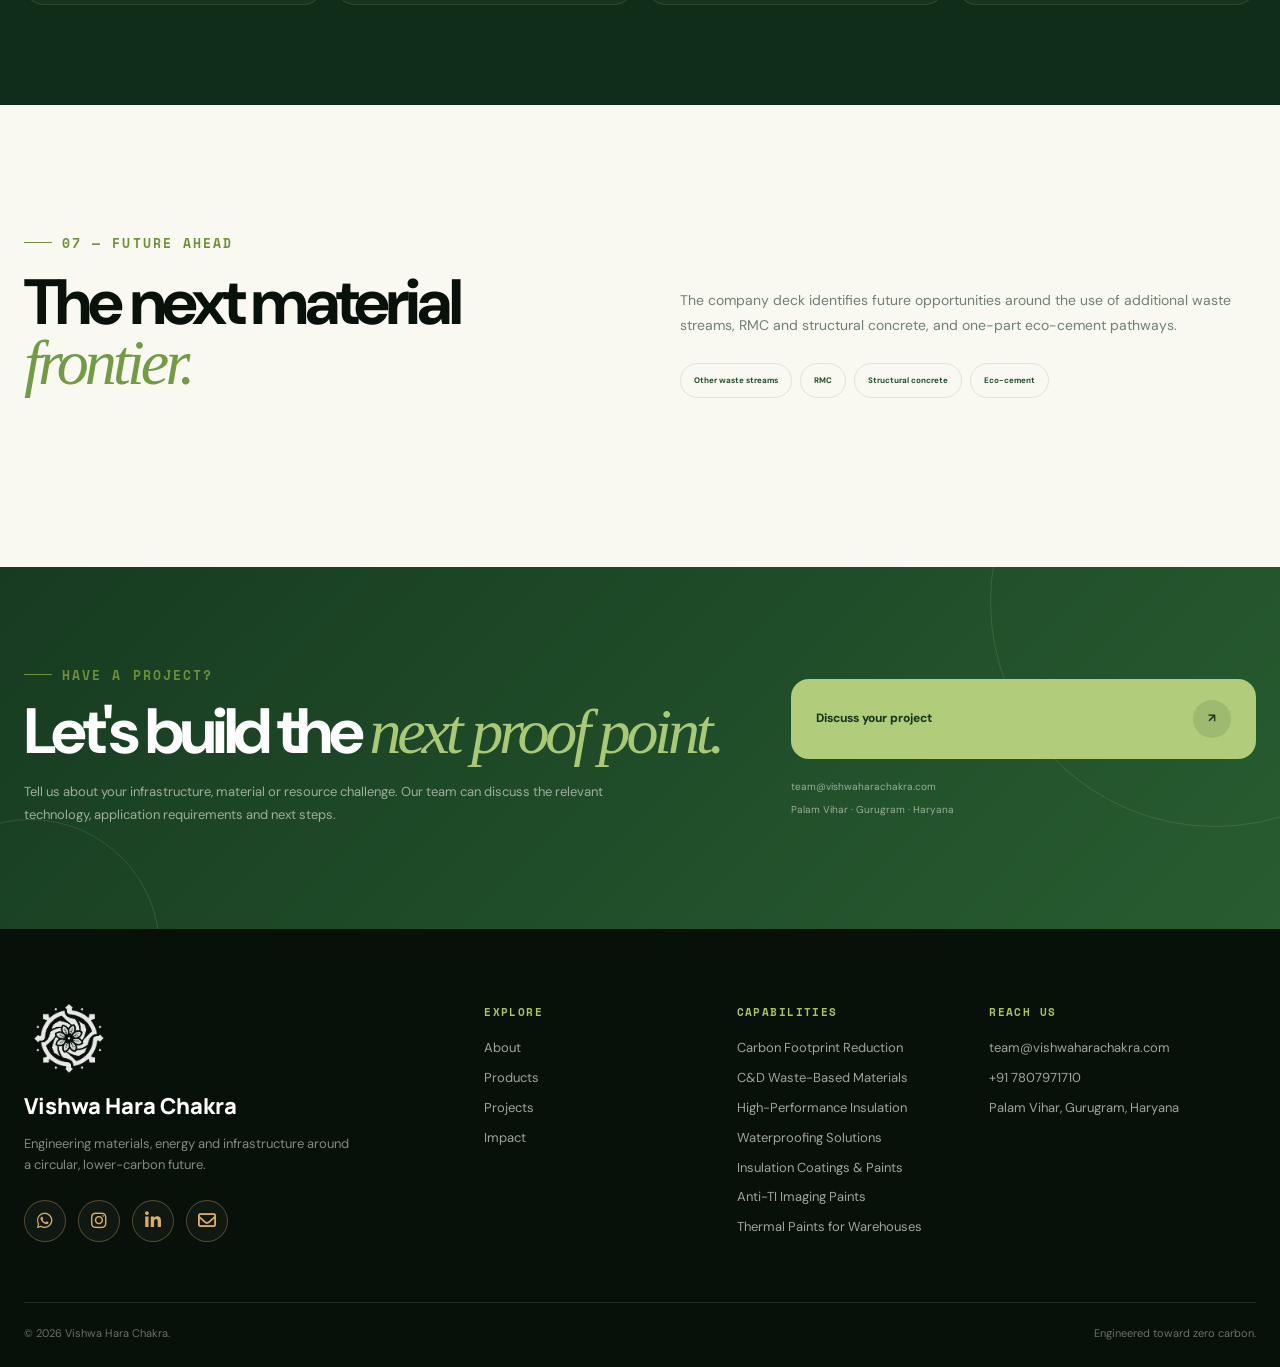
<file: projects.html>
<!-- <!doctype html>
<html lang="en">
<head>
<meta charset="utf-8">
<meta name="viewport" content="width=device-width,initial-scale=1">
<title>Projects | Vishwa Hara Chakra</title>
<meta name="description" content="Vishwa Hara Chakra — circular engineering, low-carbon materials and waste-to-energy systems.">
<link rel="icon" href="assets/logo.png">
<link rel="stylesheet" href="assets/styles.css">
</head>
<body>
<div class="cursor-glow" aria-hidden="true"></div>
<header class="site-nav">
  <div class="nav-shell">
    <a class="brand" href="index.html">
      <img src="assets/logo.png" alt="Vishwa Hara Chakra logo">
      <span class="brand-text"><strong>Vishwa Hara Chakra</strong><small>World's Green Revolution</small></span>
    </a>
    <nav class="nav-links"><a href="index.html" class="">Home</a><a href="about.html" class="">About</a><a href="products.html" class="">Products</a><a href="projects.html" class="active">Projects</a><a href="impact.html" class="">Impact</a><a href="contact.html" class="">Contact</a></nav>
    <div class="nav-actions">
      <a class="btn btn-primary btn-small" href="contact.html">Talk to us <span>↗</span></a>
      <button class="menu-btn" aria-label="Open menu" aria-expanded="false"><i></i><i></i><i></i></button>
    </div>
    <div class="mobile-panel"><a href="index.html">Home</a><a href="about.html">About</a><a href="products.html">Products</a><a href="projects.html">Projects</a><a href="impact.html">Impact</a><a href="contact.html">Contact</a></div>
  </div>
</header>
<main>
<section class="page-hero">
  <div class="container">
    <div class="breadcrumb reveal">Projects / Field deployments</div>
    <h1 class="reveal">Infrastructure is where<br><em style="color:var(--leaf)">ideas prove themselves.</em></h1>
    <p class="reveal">A case-study-first project page designed for photographs, specifications, site data and verified outcomes.</p>
  </div>
</section>
<section class="section">
  <div class="container">
    <div class="project-grid">
      <article class="project-card reveal" style="min-height:600px"><div class="project-gridline"></div><span class="project-label">01 / AIRPORT</span><h3>Jewar International Airport</h3><p>Add your approved project narrative, exact product used, package / scope, photographs, dates and measured outcomes here. The current source lists Jewar International Airport among the deployment/client names.</p><a class="btn btn-light btn-small" href="contact.html">Request project details <span>↗</span></a></article>
      <div class="project-stack">
        <article class="project-card small reveal"><span class="project-label">02 / INDUSTRY</span><h3>Adani</h3><p>Case-study slot for your approved deployment details.</p></article>
        <article class="project-card small reveal"><span class="project-label">03 / INDUSTRY</span><h3>Tata</h3><p>Case-study slot for your approved deployment details.</p></article>
        <article class="project-card small reveal"><span class="project-label">04 / DEFENCE</span><h3>BRO · MES</h3><p>Infrastructure and defence deployment slot.</p></article>
      </div>
    </div>
  </div>
</section>
<section class="section section-alt">
  <div class="container">
    <div class="section-head center reveal"><div class="eyebrow">Case study template</div><h2>Every project should answer five questions.</h2></div>
    <div class="feature-grid">
      <article class="feature-card reveal"><div class="icon-ring">01</div><h3>The problem</h3><p>What resource, carbon, waste or thermal challenge existed?</p></article>
      <article class="feature-card reveal"><div class="icon-ring">02</div><h3>The intervention</h3><p>Which VHC product or system was deployed?</p></article>
      <article class="feature-card reveal"><div class="icon-ring">03</div><h3>The specification</h3><p>What performance requirements and technical parameters mattered?</p></article>
      <article class="feature-card reveal"><div class="icon-ring">04</div><h3>The outcome</h3><p>What was measured: tonnes diverted, energy saved, emissions avoided, durability or other KPIs?</p></article>
    </div>
  </div>
</section>
</main>
<footer class="footer">
  <div class="container footer-grid">
    <div class="footer-brand">
      <img src="assets/logo.png" alt="">
      <h3>Vishwa Hara Chakra</h3>
      <p>Engineering materials, energy and infrastructure around a circular, lower-carbon future.</p>
    </div>
    <div class="footer-col"><h4>Explore</h4><a href="about.html">About</a><a href="products.html">Products</a><a href="projects.html">Projects</a><a href="impact.html">Impact</a></div>
    <div class="footer-col"><h4>Capabilities</h4><a href="products.html#materials">Cement-free materials</a><a href="products.html#energy">Waste-to-energy</a><a href="products.html#insulation">Zephyr insulation</a><a href="products.html#pipeline">Emerging programs</a></div>
    <div class="footer-col"><h4>Reach us</h4><a href="mailto:team@vishwaharachakra.com">team@vishwaharachakra.com</a><a href="tel:+919418019260">+91 +91 7807971710</a><span>Palam Vihar, Gurugram, Haryana</span></div>
  </div>
  <div class="container footer-bottom"><span>© <span data-year></span> Vishwa Hara Chakra.</span><span>Engineered toward zero carbon.</span></div>
</footer>
<button class="back-top" aria-label="Back to top">↑</button>
<div class="toast">Thank you — your message is ready to be connected.</div>
<script src="assets/script.js"></script>
</body>
</html> -->














<!doctype html>
<html lang="en">

<head>

    <meta charset="utf-8">

    <meta
        name="viewport"
        content="width=device-width, initial-scale=1"
    >

    <title>
        Projects & Deployments | Vishwa Hara Chakra
    </title>

    <meta
        name="description"
        content="Explore Vishwa Hara Chakra's documented construction material projects, installations, prototype development and field applications."
    >

    <link
        rel="icon"
        href="assets/logo.png"
    >

    <link
        rel="stylesheet"
        href="./assets/projects.css"
    >

      <link
        rel="stylesheet"
        href="./assets/styles.css"
    >

    
<link
  rel="stylesheet"
  href="https://cdnjs.cloudflare.com/ajax/libs/font-awesome/6.7.2/css/all.min.css"
  referrerpolicy="no-referrer"
/>


</head>


<body>


<!-- =====================================================
     CURSOR
====================================================== -->

<div
    class="cursor-glow"
    aria-hidden="true">
</div>



<!-- =====================================================
     NAVIGATION
====================================================== -->

<header class="site-nav">

    <div class="nav-shell">

        <a
            class="brand"
            href="index.html"
        >

            <img
                src="assets/logo.png"
                alt="Vishwa Hara Chakra"
            >

            <span class="brand-text">

                <strong>
                    Vishwa Hara Chakra
                </strong>

                <small>
                    World's Green Revolution
                </small>

            </span>

        </a>


        <nav class="nav-links">

            <a href="index.html">
                Home
            </a>

            <a href="about.html">
                About
            </a>

            <a href="products.html">
                Products
            </a>

            <a
                href="projects.html"
                class="active"
            >
                Projects
            </a>

            <a href="impact.html">
                Impact
            </a>

            <a href="contact.html">
                Contact
            </a>

        </nav>


        <div class="nav-actions">

            <a
                class="btn btn-primary btn-small"
                href="#project-contact"
            >
                Start a project
                <span>↗</span>
            </a>


            <button
                class="menu-btn"
                aria-label="Open menu"
                aria-expanded="false"
            >

                <i></i>
                <i></i>
                <i></i>

            </button>

        </div>


        <div class="mobile-panel">

            <a href="index.html">
                Home
            </a>

            <a href="about.html">
                About
            </a>

            <a href="products.html">
                Products
            </a>

            <a href="projects.html">
                Projects
            </a>

            <a href="impact.html">
                Impact
            </a>

            <a href="contact.html">
                Contact
            </a>

        </div>

    </div>

</header>



<main>



<!-- =====================================================
     HERO
====================================================== -->

<section class="vh-project-hero">

    <div class="vh-project-hero-orbit"></div>

    <div class="container">

        <div class="vh-project-hero-content">

            <div class="breadcrumb reveal">

                Projects
                <span>/</span>
                Field deployments

            </div>


            <div class="vh-project-kicker reveal">

                <span></span>

                DOCUMENTED FIELD WORK

            </div>


            <h1 class="reveal">

                Where circular
                <em>engineering</em>
                meets reality.

            </h1>


            <p class="vh-project-hero-copy reveal">

                From cement-free construction products to
                real-world installations, our projects demonstrate
                how recovered materials can move from development
                into practical infrastructure applications.

            </p>


            <div class="vh-project-hero-actions reveal">

                <a
                    href="#installations"
                    class="btn btn-primary"
                >
                    Explore projects
                    <span>↓</span>
                </a>

                <a
                    href="#technical"
                    class="btn btn-light"
                >
                    Technical evidence
                    <span>↗</span>
                </a>

            </div>

        </div>

    </div>

</section>



<!-- =====================================================
     PROJECT DATA BAR
====================================================== -->

<section class="vh-project-data">

    <div class="container">

        <div class="vh-project-data-bar">


            <div class="vh-project-data-item">

                <span class="vh-data-number">
                    06
                </span>

                <span class="vh-data-label">
                    Documented installation examples
                </span>

            </div>


            <div class="vh-project-data-divider"></div>


            <div class="vh-project-data-item">

                <span class="vh-data-number">
                    35
                </span>

                <span class="vh-data-label">
                    MPa · 60 mm prototype
                </span>

            </div>


            <div class="vh-project-data-divider"></div>


            <div class="vh-project-data-item">

                <span class="vh-data-number">
                    50
                </span>

                <span class="vh-data-label">
                    MPa · 100 mm prototype
                </span>

            </div>


            <div class="vh-project-data-divider"></div>


            <div class="vh-project-data-item">

                <span class="vh-data-number">
                    06
                </span>

                <span class="vh-data-label">
                    Named project / client organisations
                </span>

            </div>


        </div>

    </div>

</section>



<!-- =====================================================
     PROJECT INTRO
====================================================== -->

<section class="section vh-project-intro">

    <div class="container">

        <div class="vh-project-intro-grid">


            <div class="reveal">

                <div class="eyebrow">
                    FIELD PROOF
                </div>

                <h2>

                    From material
                    <span>development</span>
                    to deployment.

                </h2>

            </div>


            <div class="vh-project-intro-copy reveal">

                <p>

                    Vishwa Hara Chakra's construction-material
                    work is built around the development of
                    cement-free and lower-impact alternatives
                    using recovered material streams.

                </p>

                <p>

                    The project record presented in the supplied
                    company deck includes municipal, redevelopment,
                    school, residential, commercial and landscaping
                    applications, alongside infrastructure and
                    defence-related work.

                </p>

            </div>

        </div>

    </div>

</section>



<!-- =====================================================
     INSTALLATIONS
====================================================== -->

<section
    class="section section-alt"
    id="installations"
>

    <div class="container">


        <div class="section-head reveal">

            <div class="eyebrow">
                01 — INSTALLATIONS
            </div>

            <h2>
                Products in the field.
            </h2>

            <p>

                Documented installations demonstrate the
                application of VHC's construction-material
                systems across different project environments.

            </p>

        </div>



        <div class="vh-project-gallery">


            <!-- PROJECT 01 -->

            <article class="vh-project-item reveal">

                <div class="vh-project-image">

                    <img
                        src="./assets/project img/bm.png"
                        alt="Bharuch Municipality installation"
                        loading="lazy"
                    >

                    <span class="vh-project-index">
                        01
                    </span>

                </div>


                <div class="vh-project-content">

                    <span class="project-label">
                        MUNICIPALITY · 2020
                    </span>

                    <h3>
                        Bharuch Municipality
                    </h3>

                    <p>

                        A documented installation included in
                        the company's project portfolio, showing
                        application of the construction-material
                        system within a municipal setting.

                    </p>

                    <span class="vh-project-year">
                        2020
                    </span>

                </div>

            </article>



            <!-- PROJECT 02 -->

            <article class="vh-project-item reverse reveal">

                <div class="vh-project-image">

                    <img
                        src="./assets/project img/dvr.png"
                        alt="Dahej Village redevelopment"
                        loading="lazy"
                    >

                    <span class="vh-project-index">
                        02
                    </span>

                </div>


                <div class="vh-project-content">

                    <span class="project-label">
                        REDEVELOPMENT · 2021
                    </span>

                    <h3>
                        Dahej Village Redevelopment
                    </h3>

                    <p>

                        The portfolio documents the use of
                        construction-material products within
                        a village redevelopment project.

                    </p>

                    <span class="vh-project-year">
                        2021
                    </span>

                </div>

            </article>



            <!-- PROJECT 03 -->

            <article class="vh-project-item reveal">

                <div class="vh-project-image">

                    <img
                        src="./assets/project img/rsr.png"
                        alt="Rural School Redevelopment"
                        loading="lazy"
                    >

                    <span class="vh-project-index">
                        03
                    </span>

                </div>


                <div class="vh-project-content">

                    <span class="project-label">
                        EDUCATION · 2021
                    </span>

                    <h3>
                        Rural School Redevelopment
                    </h3>

                    <p>

                        A documented school redevelopment
                        application demonstrating the use of
                        the material system in a community
                        infrastructure environment.

                    </p>

                    <span class="vh-project-year">
                        2021
                    </span>

                </div>

            </article>



            <!-- PROJECT 04 -->

            <article class="vh-project-item reverse reveal">

                <div class="vh-project-image">

                    <img
                        src="./assets/project img/ac.png"
                        alt="Aalishan City project"
                        loading="lazy"
                    >

                    <span class="vh-project-index">
                        04
                    </span>

                </div>


                <div class="vh-project-content">

                    <span class="project-label">
                        RESIDENTIAL · 2023
                    </span>

                    <h3>
                        Aalishan City
                    </h3>

                    <p>

                        A documented residential application
                        from the company's installation portfolio.

                    </p>

                    <span class="vh-project-year">
                        2023
                    </span>

                </div>

            </article>



            <!-- PROJECT 05 -->

            <article class="vh-project-item reveal">

                <div class="vh-project-image">

                    <img
                        src="./assets/project img/coloband.png"
                        alt="Colorband construction project"
                        loading="lazy"
                    >

                    <span class="vh-project-index">
                        05
                    </span>

                </div>


                <div class="vh-project-content">

                    <span class="project-label">
                        CONSTRUCTION · 2022
                    </span>

                    <h3>
                        Colorband
                    </h3>

                    <p>

                        The project deck records Colorband
                        as one of the company's construction
                        material applications.

                    </p>

                    <span class="vh-project-year">
                        2022
                    </span>

                </div>

            </article>



            <!-- PROJECT 06 -->

            <article class="vh-project-item reverse reveal">

                <div class="vh-project-image">

                    <img
                        src="./assets/project img/lb.png"
                        alt="Landscaping Bharuch project"
                        loading="lazy"
                    >

                    <span class="vh-project-index">
                        06
                    </span>

                </div>


                <div class="vh-project-content">

                    <span class="project-label">
                        LANDSCAPING · 2022
                    </span>

                    <h3>
                        Landscaping — Bharuch
                    </h3>

                    <p>

                        A documented landscaping application
                        using the company's construction-material
                        products.

                    </p>

                    <span class="vh-project-year">
                        2022
                    </span>

                </div>

            </article>


        </div>

    </div>

</section>



<!-- =====================================================
     CLIENT / DEPLOYMENT ECOSYSTEM
====================================================== -->
<!-- 
<section class="vh-ecosystem">

    <div class="container">


        <div class="vh-ecosystem-head reveal">

            <div>

                <div class="eyebrow">
                    02 — PROJECT ECOSYSTEM
                </div>

                <h2>
                    Built for demanding
                    <span>infrastructure.</span>
                </h2>

            </div>


            <p>

                The supplied company deck identifies
                construction projects involving a range of
                institutional and infrastructure organisations.

            </p>

        </div>



        LOGO MARQUEE
        <div class="vh-logo-marquee">

          <div class="vh-logo-fade vh-logo-fade-left"></div>
          <div class="vh-logo-fade vh-logo-fade-right"></div>


          <div class="vh-logo-track">

            SET 1

            <div class="vh-logo-card">
              <img src="./assets/client logo/adani infra.png" alt="Adani">
            </div>

            <div class="vh-logo-card">
              <img src="./assets/client logo/Tata.png" alt="Tata">
            </div>

            <div class="vh-logo-card">
              <img src="./assets/client logo/NoidaAirportLogo.jpg" alt="Jewar Airport">
            </div>

            <div class="vh-logo-card">
              <img src="./assets/client logo/bro-2.png" alt="Border Roads Organisation">
            </div>

            <div class="vh-logo-card">
              <img src="./assets/client logo/mes-rem.png" alt="Military Engineering Services">
            </div> -->

            <!-- <div class="vh-logo-card">
                    <img
                        src="assets/logos/thal-sena-bhawan.png"
                        alt="Thal Sena Bhawan"
                    >
                </div> -->

            <!-- <div class="vh-logo-card">
              <img src="./assets/client logo/NBCC.png" alt="NBCC">
            </div>

            <div class="vh-logo-card">
              <img src="./assets/client logo/gos.png" alt="Government of Sikkim">
            </div> -->


            <!-- SET 2 — DUPLICATE FOR SEAMLESS LOOP -->
<!-- 
            <div class="vh-logo-card">
              <img src="./assets/client logo/adani infra.png" alt="Adani">
            </div>

            <div class="vh-logo-card">
              <img src="./assets/client logo/Tata.png" alt="Tata">
            </div>

            <div class="vh-logo-card">
              <img src="./assets/client logo/NoidaAirportLogo.jpg" alt="Jewar Airport">
            </div>

            <div class="vh-logo-card">
              <img src="./assets/client logo/BRO-1.png" alt="Border Roads Organisation">
            </div>

            <div class="vh-logo-card">
              <img src="./assets/client logo/mes-rem.png" alt="Military Engineering Services">
            </div> -->

            <!-- <div class="vh-logo-card">
                    <img
                        src="#"
                        alt="Thal Sena Bhawan"
                    >
                </div> -->

            <!-- <div class="vh-logo-card">
              <img src="./assets/client logo/NBCC.png" alt="NBCC">
            </div>

            <div class="vh-logo-card">
              <img src="./assets/client logo/gos.png" alt="Government of Sikkim">
            </div>

          </div>

        </div>




    </div>

</section>  -->



<!-- =====================================================
     DEFENCE / EXTREME ENVIRONMENT
====================================================== -->

<section class="section">

    <div class="container">

        <div class="vh-extreme-grid">


            <div class="vh-extreme-image reveal">

                <img
                    src="./assets/project img/kargil.png"
                    alt="Infrastructure application in a high altitude environment"
                    loading="lazy"
                >

                <div class="vh-image-overlay"></div>

                <span>
                    EXTREME ENVIRONMENT
                </span>

            </div>


            <div class="vh-extreme-content reveal">

                <div class="eyebrow">
                    02 — HIGH-ALTITUDE APPLICATIONS
                </div>

                <h2>
                    Performance where
                    conditions are demanding.
                </h2>

                <p>

                    The company deck records projects executed
                    in <strong>Kargil</strong> and
                    <strong>Rohtang Pass</strong>, extending
                    VHC's project experience beyond conventional
                    construction environments.

                </p>


                <div class="vh-location-pills">

                    <span>
                        Kargil
                    </span>

                    <span>
                        Rohtang Pass
                    </span>
                     <span>
                       Durbuk
                    </span>
                     <span>
                      Leh
                    </span>
                     <span>
                       Gunji, Uttarakhand
                    </span>
                     <span>
                      Joshimath, Uttarakhand
                    </span>


                    <span>
                        Defence applications
                    </span>

                </div>

            </div>

        </div>

    </div>

</section>



<!-- =====================================================
     TECHNICAL PROOF
====================================================== -->

<section
    class="section section-alt"
    id="technical"
>

    <div class="container">


        <div class="section-head center reveal">

            <div class="eyebrow">
                04 — TECHNICAL EVIDENCE
            </div>

            <h2>
                Prototype performance.
            </h2>

            <p>

                Cement-free Dumble Paver prototypes are
                presented in the company deck with strength
                results for 60 mm and 100 mm thicknesses.

            </p>

        </div>



        <div class="vh-strength">


            <article class="vh-strength-card reveal">

                <div class="vh-strength-top">

                    <span>
                        60 MM
                    </span>

                    <span>
                        PROTOTYPE
                    </span>

                </div>


                <div class="vh-strength-number">

                    35

                    <small>
                        MPa
                    </small>

                </div>


                <div class="vh-strength-line">

                    <span></span>

                </div>


                <p>

                    Average strength shown for the 60 mm
                    Dumble Paver prototype.

                </p>

            </article>



            <article class="vh-strength-card dark reveal">

                <div class="vh-strength-top">

                    <span>
                        100 MM
                    </span>

                    <span>
                        PROTOTYPE
                    </span>

                </div>


                <div class="vh-strength-number">

                    50

                    <small>
                        MPa
                    </small>

                </div>


                <div class="vh-strength-line">

                    <span></span>

                </div>


                <p>

                    Average strength shown for the 100 mm
                    Dumble Paver prototype.

                </p>

            </article>



            <div class="vh-strength-note reveal">

                <span class="eyebrow">
                    REFERENCE
                </span>

                <h3>
                    IS 15658:2021
                </h3>

                <p>

                    The deck compares the prototype paver
                    strength against requirements referenced
                    from IS 15658:2021 and IS 15658:2006.

                </p>

            </div>


        </div>

    </div>

</section>



<!-- =====================================================
     PRODUCT PIPELINE
====================================================== -->

<section class="section">

    <div class="container">


        <div class="section-head reveal">

            <div class="eyebrow">
                05 — PRODUCT CAPABILITY
            </div>

            <h2>
                Designed for scalable production.
            </h2>

            <p>

                The deck presents an initial product line
                covering pavers, bricks and construction blocks.

            </p>

        </div>



        <div class="vh-capability-grid">


            <article class="vh-capability-card reveal">

                <span>
                    PAVERS
                </span>

                <strong>
                    38,000
                </strong>

                <small>
                    Pavers / day
                </small>

                <p>
                    With 8 hours of pause.
                </p>

                <div class="vh-capability-meta">
                    225 × 112.5 × 60
                </div>

            </article>



            <article class="vh-capability-card reveal">

                <span>
                    BRICKS
                </span>

                <strong>
                    50,000
                </strong>

                <small>
                    Bricks / day
                </small>

                <p>
                    With 8 hours of pause.
                </p>

                <div class="vh-capability-meta">
                    230 × 110 × 70
                </div>

            </article>



            <article class="vh-capability-card reveal">

                <span>
                    CONSTRUCTION BLOCKS
                </span>

                <strong>
                    13,000
                </strong>

                <small>
                    Blocks / day
                </small>

                <p>
                    With 8 hours of pause.
                </p>

                <div class="vh-capability-meta">
                    200 × 400 × 100
                </div>

            </article>


        </div>


    </div>

</section>



<!-- =====================================================
     BENEFITS
====================================================== -->

<section class="vh-benefits">

    <div class="container">


        <div class="vh-benefits-head reveal">

            <div class="eyebrow">
                06 — PARTNER VALUE
            </div>

            <h2>
                What the system is designed
                to deliver.
            </h2>

        </div>



        <div class="vh-benefits-grid">


            <article class="vh-benefit-card reveal">

                <span>
                    01
                </span>

                <h3>
                    Financial efficiency
                </h3>

                <p>

                    The deck positions the system around a
                    potential price advantage compared with
                    plastic and conventional paving, while
                    maintaining production efficiency.

                </p>

            </article>



            <article class="vh-benefit-card reveal">

                <span>
                    02
                </span>

                <h3>
                    Scalable production
                </h3>

                <p>

                    The presented production model includes
                    pavers, bricks and construction blocks,
                    with stated daily production capacities.

                </p>

            </article>



            <article class="vh-benefit-card reveal">

                <span>
                    03
                </span>

                <h3>
                    Resource recovery
                </h3>

                <p>

                    The material pathway is designed around
                    C&D waste recovery and the development
                    of cement-free construction products.

                </p>

            </article>



            <article class="vh-benefit-card reveal">

                <span>
                    04
                </span>

                <h3>
                    Environmental pathway
                </h3>

                <p>

                    The deck describes zero cement and zero
                    plastic use for the presented product
                    pathway and positions it as a route toward
                    lower-carbon construction.

                </p>

            </article>


        </div>


    </div>

</section>



<!-- =====================================================
     FUTURE
====================================================== -->

<section class="section section-alt">

    <div class="container">


        <div class="vh-future-grid">


            <div class="reveal">

                <div class="eyebrow">
                    07 — FUTURE AHEAD
                </div>

                <h2>
                    The next material
                    <em>frontier.</em>
                </h2>

            </div>


            <div class="vh-future-content reveal">

                <p>

                    The company deck identifies future
                    opportunities around the use of additional
                    waste streams, RMC and structural concrete,
                    and one-part eco-cement pathways.

                </p>


                <div class="vh-future-tags">

                    <span>
                        Other waste streams
                    </span>

                    <span>
                        RMC
                    </span>

                    <span>
                        Structural concrete
                    </span>

                    <span>
                        Eco-cement
                    </span>

                </div>

            </div>


        </div>

    </div>

</section>



<!-- =====================================================
     CONTACT CTA
====================================================== -->

<section
    class="vh-project-contact"
    id="project-contact"
>

    <div class="vh-contact-orb vh-contact-orb-one"></div>
    <div class="vh-contact-orb vh-contact-orb-two"></div>


    <div class="container">

        <div class="vh-contact-inner reveal">


            <div class="vh-contact-copy">

                <div class="eyebrow">
                    HAVE A PROJECT?
                </div>

                <h2>

                    Let's build the
                    <em>next proof point.</em>

                </h2>

                <p>

                    Tell us about your infrastructure,
                    material or resource challenge. Our team
                    can discuss the relevant technology,
                    application requirements and next steps.

                </p>

            </div>


            <div class="vh-contact-action">

                <a
                    href="contact.html"
                    class="vh-contact-button"
                >

                    <span>
                        Discuss your project
                    </span>

                    <b>
                        ↗
                    </b>

                </a>


                <div class="vh-contact-details">

                    <a href="mailto:team@vishwaharachakra.com">
                        team@vishwaharachakra.com
                    </a>

                    <span>
                        Palam Vihar · Gurugram · Haryana
                    </span>

                </div>

            </div>


        </div>

    </div>

</section>



</main>



<footer class="footer">
  <div class="container footer-grid">

    <!-- BRAND COLUMN -->
    <div class="footer-brand">
      <img src="assets/logo.png" alt="Vishwa Hara Chakra logo">

      <h3>Vishwa Hara Chakra</h3>

      <p>
        Engineering materials, energy and infrastructure around
        a circular, lower-carbon future.
      </p>

      <!-- SOCIAL MEDIA ICONS -->
      <div class="footer-socials" aria-label="Social media links">

        <a
          href="https://wa.me/917807971710"
          target="_blank"
          rel="noopener noreferrer"
          aria-label="Chat with us on WhatsApp"
          title="WhatsApp"
        >
          <i class="fa-brands fa-whatsapp" aria-hidden="true"></i>
        </a>

        <a
          href="https://www.instagram.com/YOUR_USERNAME/"
          target="_blank"
          rel="noopener noreferrer"
          aria-label="Follow us on Instagram"
          title="Instagram"
        >
          <i class="fa-brands fa-instagram" aria-hidden="true"></i>
        </a>

        <a
          href="https://www.linkedin.com/company/YOUR_COMPANY/"
          target="_blank"
          rel="noopener noreferrer"
          aria-label="Connect with us on LinkedIn"
          title="LinkedIn"
        >
          <i class="fa-brands fa-linkedin-in" aria-hidden="true"></i>
        </a>

        <a
          href="mailto:team@vishwaharachakra.com"
          aria-label="Email Vishwa Hara Chakra"
          title="Email"
        >
          <i class="fa-regular fa-envelope" aria-hidden="true"></i>
        </a>

      </div>
    </div>

    <!-- EXPLORE COLUMN -->
    <div class="footer-col">
      <h4>Explore</h4>

      <a href="about.html">About</a>
      <a href="products.html">Products</a>
      <a href="projects.html">Projects</a>
      <a href="impact.html">Impact</a>
    </div>

    <!-- CAPABILITIES COLUMN -->
    <div class="footer-col">
      <h4>Capabilities</h4>

      <a href="products.html#materials">
        Carbon Footprint Reduction
      </a>

      <a href="products.html#energy">
        C&amp;D Waste-Based Materials
      </a>

      <a href="products.html#insulation">
        High-Performance Insulation
      </a>

      <a href="products.html#pipeline">
        Waterproofing Solutions
      </a>

      <a href="products.html#insulation">
        Insulation Coatings &amp; Paints
      </a>

      <a href="products.html#insulation">
        Anti-TI Imaging Paints
      </a>

      <a href="products.html#insulation">
        Thermal Paints for Warehouses
      </a>
    </div>

    <!-- CONTACT COLUMN -->
    <div class="footer-col">
      <h4>Reach Us</h4>

      <a href="mailto:team@vishwaharachakra.com">
        team@vishwaharachakra.com
      </a>

      <a href="tel:+917807971710">
        +91 7807971710
      </a>

      <span>Palam Vihar, Gurugram, Haryana</span>
    </div>

  </div>

  <!-- FOOTER BOTTOM -->
  <div class="container footer-bottom">
    <span>
      &copy; <span data-year></span> Vishwa Hara Chakra.
    </span>

    <span>Engineered toward zero carbon.</span>
  </div>
</footer>




<button
    class="back-top"
    aria-label="Back to top"
>
    ↑
</button>


<div class="toast">
    Thank you — your message is ready to be connected.
</div>


<script src="assets/script.js"></script>



<!-- =====================================================
     PROJECT PAGE JAVASCRIPT
====================================================== -->

<script>

document.addEventListener(
    "DOMContentLoaded",
    function () {


        /* YEAR */

        document
            .querySelectorAll("[data-year]")
            .forEach(function (el) {

                el.textContent =
                    new Date().getFullYear();

            });



        /* REVEAL */

        const revealItems =
            document.querySelectorAll(
                ".reveal"
            );


        const revealObserver =
            new IntersectionObserver(
                function (entries) {

                    entries.forEach(
                        function (entry) {

                            if (
                                entry.isIntersecting
                            ) {

                                entry.target.classList.add(
                                    "is-visible"
                                );

                                revealObserver.unobserve(
                                    entry.target
                                );

                            }

                        }
                    );

                },
                {
                    threshold: .12
                }
            );


        revealItems.forEach(
            function (item) {

                revealObserver.observe(item);

            }
        );



        /* DATA BAR COUNTERS */

        const counters =
            document.querySelectorAll(
                ".vh-data-number"
            );


        counters.forEach(
            function (counter) {

                const finalValue =
                    counter.textContent.trim();

                if (
                    !/^\d+$/.test(finalValue)
                ) return;


                counter.textContent = "0";


                const target =
                    Number(finalValue);

                let start = 0;

                const duration = 1000;

                const startTime =
                    performance.now();


                function animate(time) {

                    const progress =
                        Math.min(
                            (time - startTime) /
                            duration,
                            1
                        );


                    const eased =
                        1 -
                        Math.pow(
                            1 - progress,
                            3
                        );


                    counter.textContent =
                        Math.floor(
                            eased * target
                        )
                        .toString()
                        .padStart(2, "0");


                    if (
                        progress < 1
                    ) {

                        requestAnimationFrame(
                            animate
                        );

                    }

                }


                requestAnimationFrame(
                    animate
                );

            }
        );



        /* ECOSYSTEM AUTO SCROLL */

        const track =
            document.querySelector(
                ".vh-ecosystem-track"
            );


        if (track) {

            let position = 0;

            let paused = false;


            track.addEventListener(
                "mouseenter",
                () => paused = true
            );


            track.addEventListener(
                "mouseleave",
                () => paused = false
            );


            function moveRail() {

                if (!paused) {

                    position -= .35;

                    const maxMove =
                        track.scrollWidth -
                        track.parentElement
                            .clientWidth;

                    if (
                        Math.abs(position)
                        >= maxMove
                    ) {

                        position = 0;

                    }

                    track.style.transform =
                        `translateX(${position}px)`;

                }


                requestAnimationFrame(
                    moveRail
                );

            }


            moveRail();

        }


    }
);

</script>


</body>
</html>
</file>
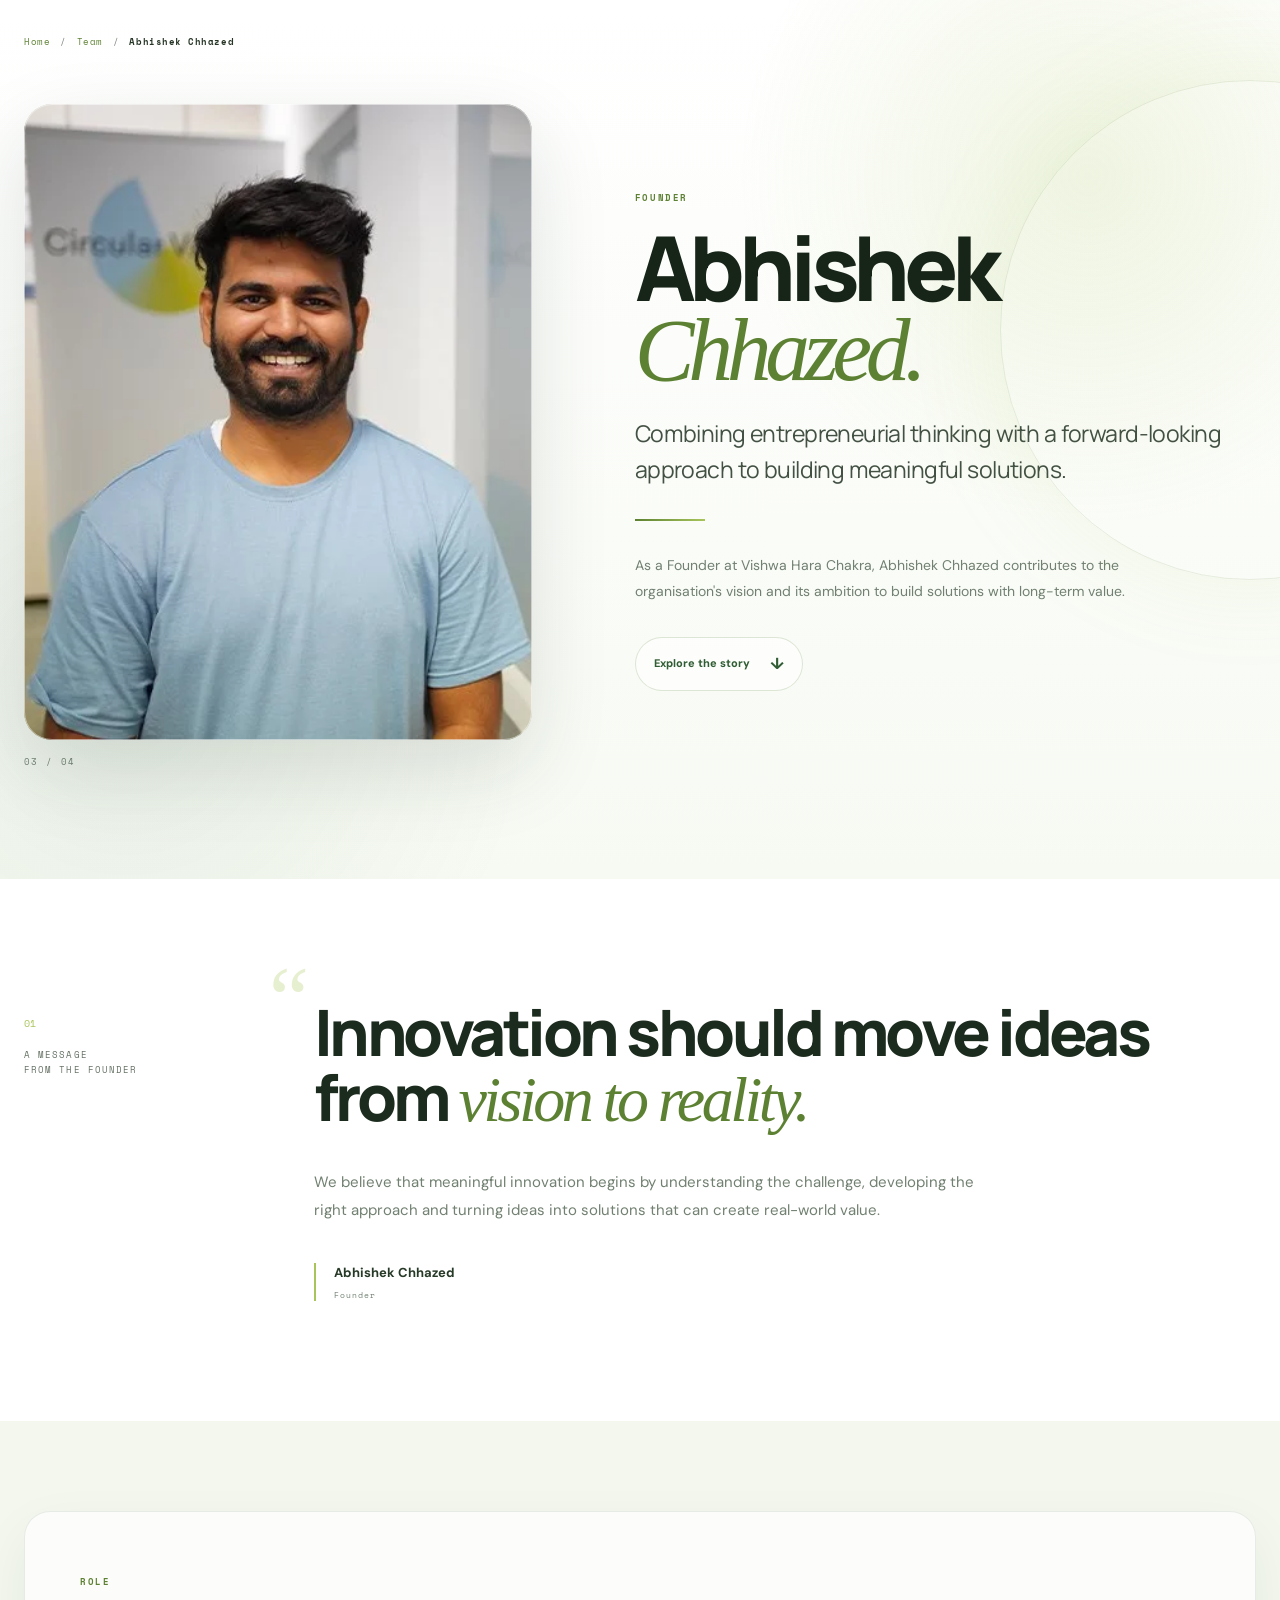
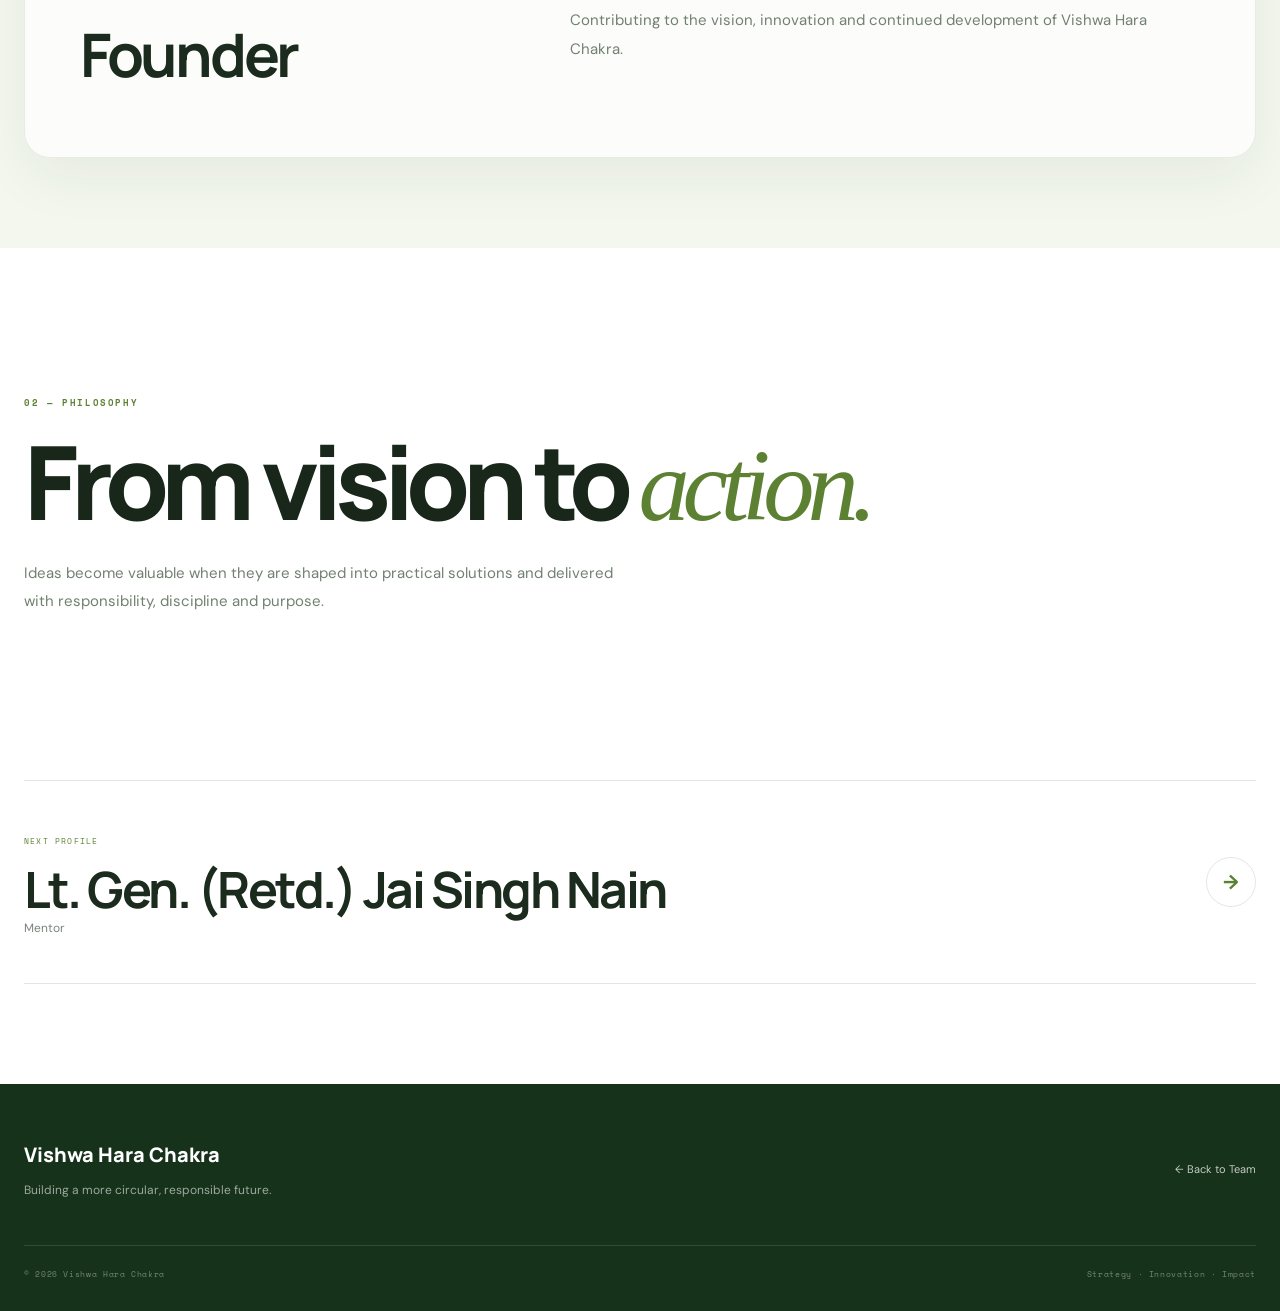
<file: team/abhishek-chhazed.html>
<!DOCTYPE html>
<html lang="en">

<head>

<meta charset="UTF-8">

<meta
    name="viewport"
    content="width=device-width, initial-scale=1.0"
>

<meta
    name="description"
    content="Abhishek Chhazed — Founder at Vishwa Hara Chakra."
>

<title>
    Abhishek Chhazed | Founder | Vishwa Hara Chakra
</title>

<link
    rel="stylesheet"
    href="../assets/styles.css"
>

<link
    rel="stylesheet"
    href="../assets/team-profile.css"
>

</head>


<body class="team-profile-page">


<header class="header">

    
</header>



<main>

<section class="profile-hero">

    <div class="profile-hero-glow"></div>

    <div class="container">

        <div class="profile-breadcrumb">

            <a href="../index.html">
                Home
            </a>

            <span>/</span>

            <a href="../index.html#team">
                Team
            </a>

            <span>/</span>

            <strong>
                Abhishek Chhazed
            </strong>

        </div>


        <div class="profile-hero-grid">


            <div class="profile-image-wrap">

                <div class="profile-image-frame">

                    <img
                        src="../assets/team/abhishek-chhazed.webp"
                        alt="Abhishek Chhazed"
                    >

                </div>

                <span class="profile-index">
                    03 / 04
                </span>

            </div>


            <div class="profile-intro">

                <span class="profile-label">
                    FOUNDER
                </span>

                <h1>
                    Abhishek
                    <em>Chhazed.</em>
                </h1>

                <p class="profile-lead">
                    Combining entrepreneurial thinking
                    with a forward-looking approach to
                    building meaningful solutions.
                </p>

                <div class="profile-line"></div>

                <p class="profile-description">
                    As a Founder at Vishwa Hara Chakra,
                    Abhishek Chhazed contributes to the
                    organisation's vision and its ambition
                    to build solutions with long-term value.
                </p>

                <a
                    href="#message"
                    class="profile-button"
                >
                    Explore the story
                    <span>↓</span>
                </a>

            </div>

        </div>

    </div>

</section>



<section
    class="profile-message"
    id="message"
>

    <div class="container">

        <div class="profile-message-grid">

            <div class="profile-section-label">

                <span>
                    01
                </span>

                <p>
                    A MESSAGE
                    <br>
                    FROM THE FOUNDER
                </p>

            </div>


            <div class="profile-quote">

                <span class="quote-mark">
                    “
                </span>

                <h2>
                    Innovation should
                    move ideas from
                    <em>vision to reality.</em>
                </h2>

                <p>
                    We believe that meaningful innovation
                    begins by understanding the challenge,
                    developing the right approach and
                    turning ideas into solutions that can
                    create real-world value.
                </p>

                <div class="quote-signature">

                    <strong>
                        Abhishek Chhazed
                    </strong>

                    <span>
                        Founder
                    </span>

                </div>

            </div>

        </div>

    </div>

</section>



<section class="profile-role">

    <div class="container">

        <div class="profile-role-card">

            <div>

                <span class="profile-label">
                    ROLE
                </span>

                <h2>
                    Founder
                </h2>

            </div>

            <p>
                Contributing to the vision, innovation
                and continued development of Vishwa
                Hara Chakra.
            </p>

        </div>

    </div>

</section>



<section class="profile-philosophy">

    <div class="container">

        <span class="profile-label">
            02 — PHILOSOPHY
        </span>

        <h2>
            From vision
            to <em>action.</em>
        </h2>

        <p>
            Ideas become valuable when they are shaped
            into practical solutions and delivered with
            responsibility, discipline and purpose.
        </p>

    </div>

</section>



<section class="profile-next">

    <div class="container">

        <a
            href="jai-singh-nain.html"
            class="next-profile"
        >

            <div>

                <span>
                    NEXT PROFILE
                </span>

                <h2>
                    Lt. Gen. (Retd.) Jai Singh Nain
                </h2>

                <p>
                    Mentor
                </p>

            </div>

            <strong>
                →
            </strong>

        </a>

    </div>

</section>

</main>



<footer class="profile-footer">

    <div class="container">

        <div class="profile-footer-top">

            <div>

                <a
                    href="../index.html"
                    class="profile-footer-logo"
                >
                    Vishwa Hara Chakra
                </a>

                <p>
                    Building a more circular,
                    responsible future.
                </p>

            </div>

            <a href="../index.html#team">
                ← Back to Team
            </a>

        </div>

        <div class="profile-footer-bottom">

            <span>
                © 2026 Vishwa Hara Chakra
            </span>

            <span>
                Strategy · Innovation · Impact
            </span>

        </div>

    </div>

</footer>


</body>
</html>
</file>
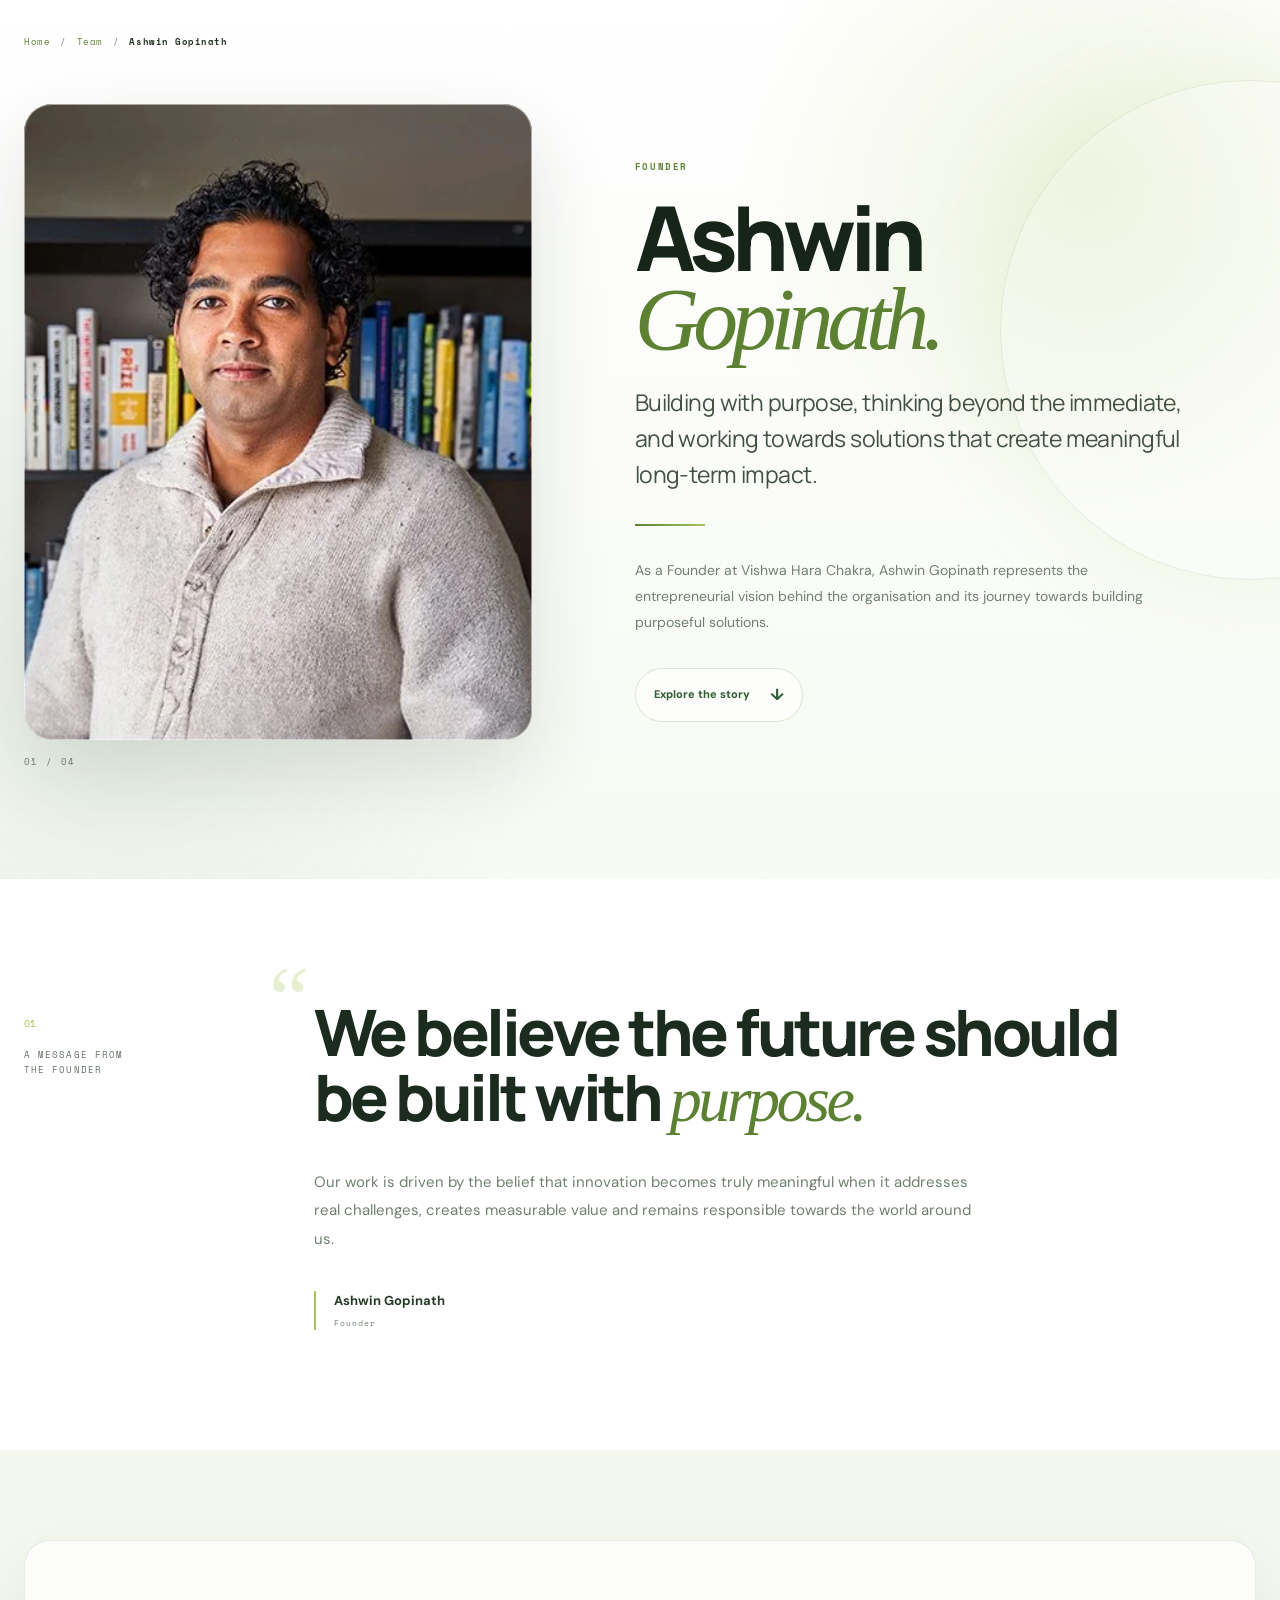
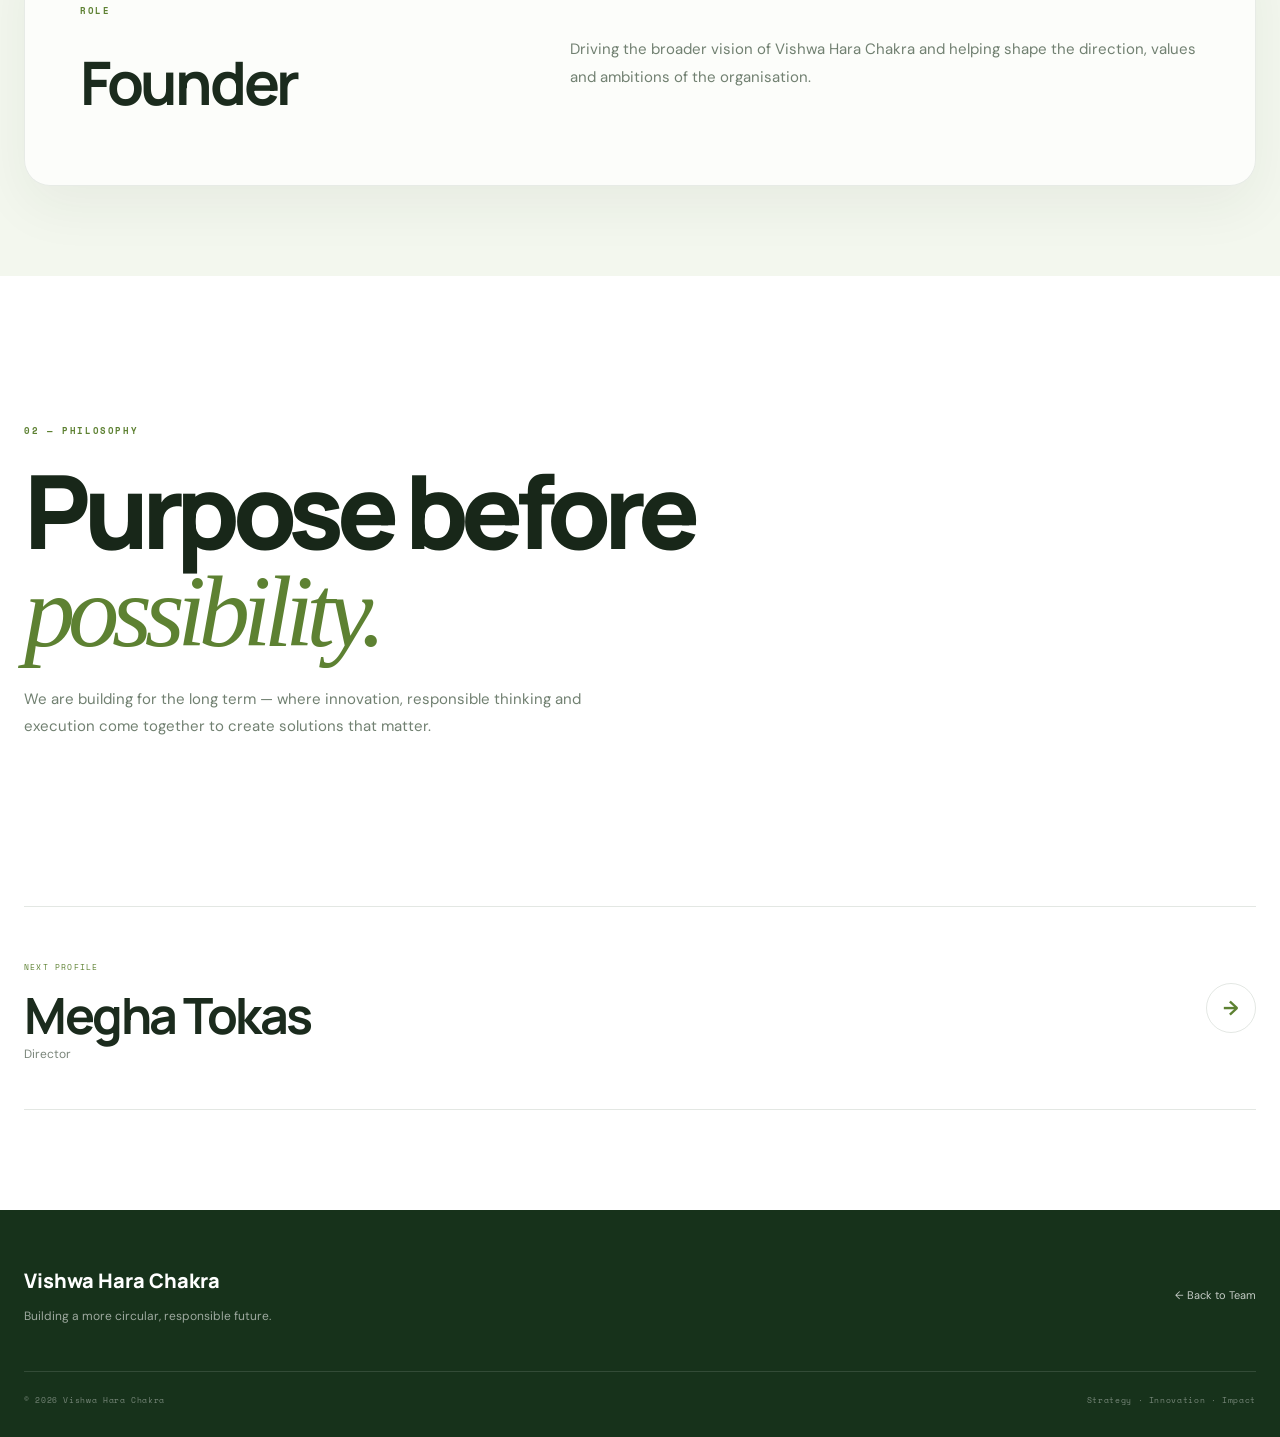
<file: team/ashwin-gopinath.html>
<!DOCTYPE html>
<html lang="en">

<head>

    <meta charset="UTF-8">

    <meta
        name="viewport"
        content="width=device-width, initial-scale=1.0"
    >

    <meta
        name="description"
        content="Ashwin Gopinath — Founder at Vishwa Hara Chakra."
    >

    <title>
        Ashwin Gopinath | Founder | Vishwa Hara Chakra
    </title>

    <!-- Main Website CSS -->
    <link
        rel="stylesheet"
        href="../assets/styles.css"
    >

    <!-- Team Profile CSS -->
    <link
        rel="stylesheet"
        href="../assets/team-profile.css"
    >

</head>


<body class="team-profile-page">


<!-- =====================================================
     NAVBAR
====================================================== -->

<header class="header">

    
    </div>

</header>



<!-- =====================================================
     PROFILE HERO
====================================================== -->

<main>

<section class="profile-hero">

    <div class="profile-hero-glow"></div>

    <div class="container">

        <div class="profile-breadcrumb">

            <a href="../index.html">
                Home
            </a>

            <span>/</span>

            <a href="../index.html#team">
                Team
            </a>

            <span>/</span>

            <strong>
                Ashwin Gopinath
            </strong>

        </div>


        <div class="profile-hero-grid">


            <!-- IMAGE -->

            <div class="profile-image-wrap">

                <div class="profile-image-frame">

                    <img
                        src="../assets/team/ashwin-gopinath.webp"
                        alt="Ashwin Gopinath"
                    >

                </div>

                <span class="profile-index">
                    01 / 04
                </span>

            </div>



            <!-- INTRO -->

            <div class="profile-intro">

                <span class="profile-label">
                    FOUNDER
                </span>

                <h1>
                    Ashwin
                    <em>Gopinath.</em>
                </h1>

                <p class="profile-lead">
                    Building with purpose, thinking beyond
                    the immediate, and working towards
                    solutions that create meaningful
                    long-term impact.
                </p>


                <div class="profile-line"></div>


                <p class="profile-description">
                    As a Founder at Vishwa Hara Chakra,
                    Ashwin Gopinath represents the
                    entrepreneurial vision behind the
                    organisation and its journey towards
                    building purposeful solutions.
                </p>


                <a
                    href="#message"
                    class="profile-button"
                >
                    Explore the story
                    <span>↓</span>
                </a>

            </div>

        </div>

    </div>

</section>



<!-- =====================================================
     MESSAGE
====================================================== -->

<section
    class="profile-message"
    id="message"
>

    <div class="container">

        <div class="profile-message-grid">

            <div class="profile-section-label">

                <span>
                    01
                </span>

                <p>
                    A MESSAGE FROM
                    <br>
                    THE FOUNDER
                </p>

            </div>


            <div class="profile-quote">

                <span class="quote-mark">
                    “
                </span>

                <h2>
                    We believe the future
                    should be built with
                    <em>purpose.</em>
                </h2>

                <p>
                    Our work is driven by the belief that
                    innovation becomes truly meaningful
                    when it addresses real challenges,
                    creates measurable value and remains
                    responsible towards the world around us.
                </p>

                <div class="quote-signature">

                    <strong>
                        Ashwin Gopinath
                    </strong>

                    <span>
                        Founder
                    </span>

                </div>

            </div>

        </div>

    </div>

</section>



<!-- =====================================================
     ROLE
====================================================== -->

<section class="profile-role">

    <div class="container">

        <div class="profile-role-card">

            <div>

                <span class="profile-label">
                    ROLE
                </span>

                <h2>
                    Founder
                </h2>

            </div>


            <p>
                Driving the broader vision of Vishwa Hara
                Chakra and helping shape the direction,
                values and ambitions of the organisation.
            </p>

        </div>

    </div>

</section>



<!-- =====================================================
     PHILOSOPHY
====================================================== -->

<section class="profile-philosophy">

    <div class="container">

        <span class="profile-label">
            02 — PHILOSOPHY
        </span>

        <h2>
            Purpose before
            <em>possibility.</em>
        </h2>

        <p>
            We are building for the long term — where
            innovation, responsible thinking and execution
            come together to create solutions that matter.
        </p>

    </div>

</section>



<!-- =====================================================
     NEXT TEAM MEMBER
====================================================== -->

<section class="profile-next">

    <div class="container">

        <a
            href="megha-tokas.html"
            class="next-profile"
        >

            <div>

                <span>
                    NEXT PROFILE
                </span>

                <h2>
                    Megha Tokas
                </h2>

                <p>
                    Director
                </p>

            </div>

            <strong>
                →
            </strong>

        </a>

    </div>

</section>

</main>



<!-- =====================================================
     FOOTER
====================================================== -->

<footer class="profile-footer">

    <div class="container">

        <div class="profile-footer-top">

            <div>

                <a
                    href="../index.html"
                    class="profile-footer-logo"
                >
                    Vishwa Hara Chakra
                </a>

                <p>
                    Building a more circular,
                    responsible future.
                </p>

            </div>


            <a href="../index.html#team">
                ← Back to Team
            </a>

        </div>


        <div class="profile-footer-bottom">

            <span>
                © 2026 Vishwa Hara Chakra
            </span>

            <span>
                Strategy · Innovation · Impact
            </span>

        </div>

    </div>

</footer>


</body>
</html>
</file>
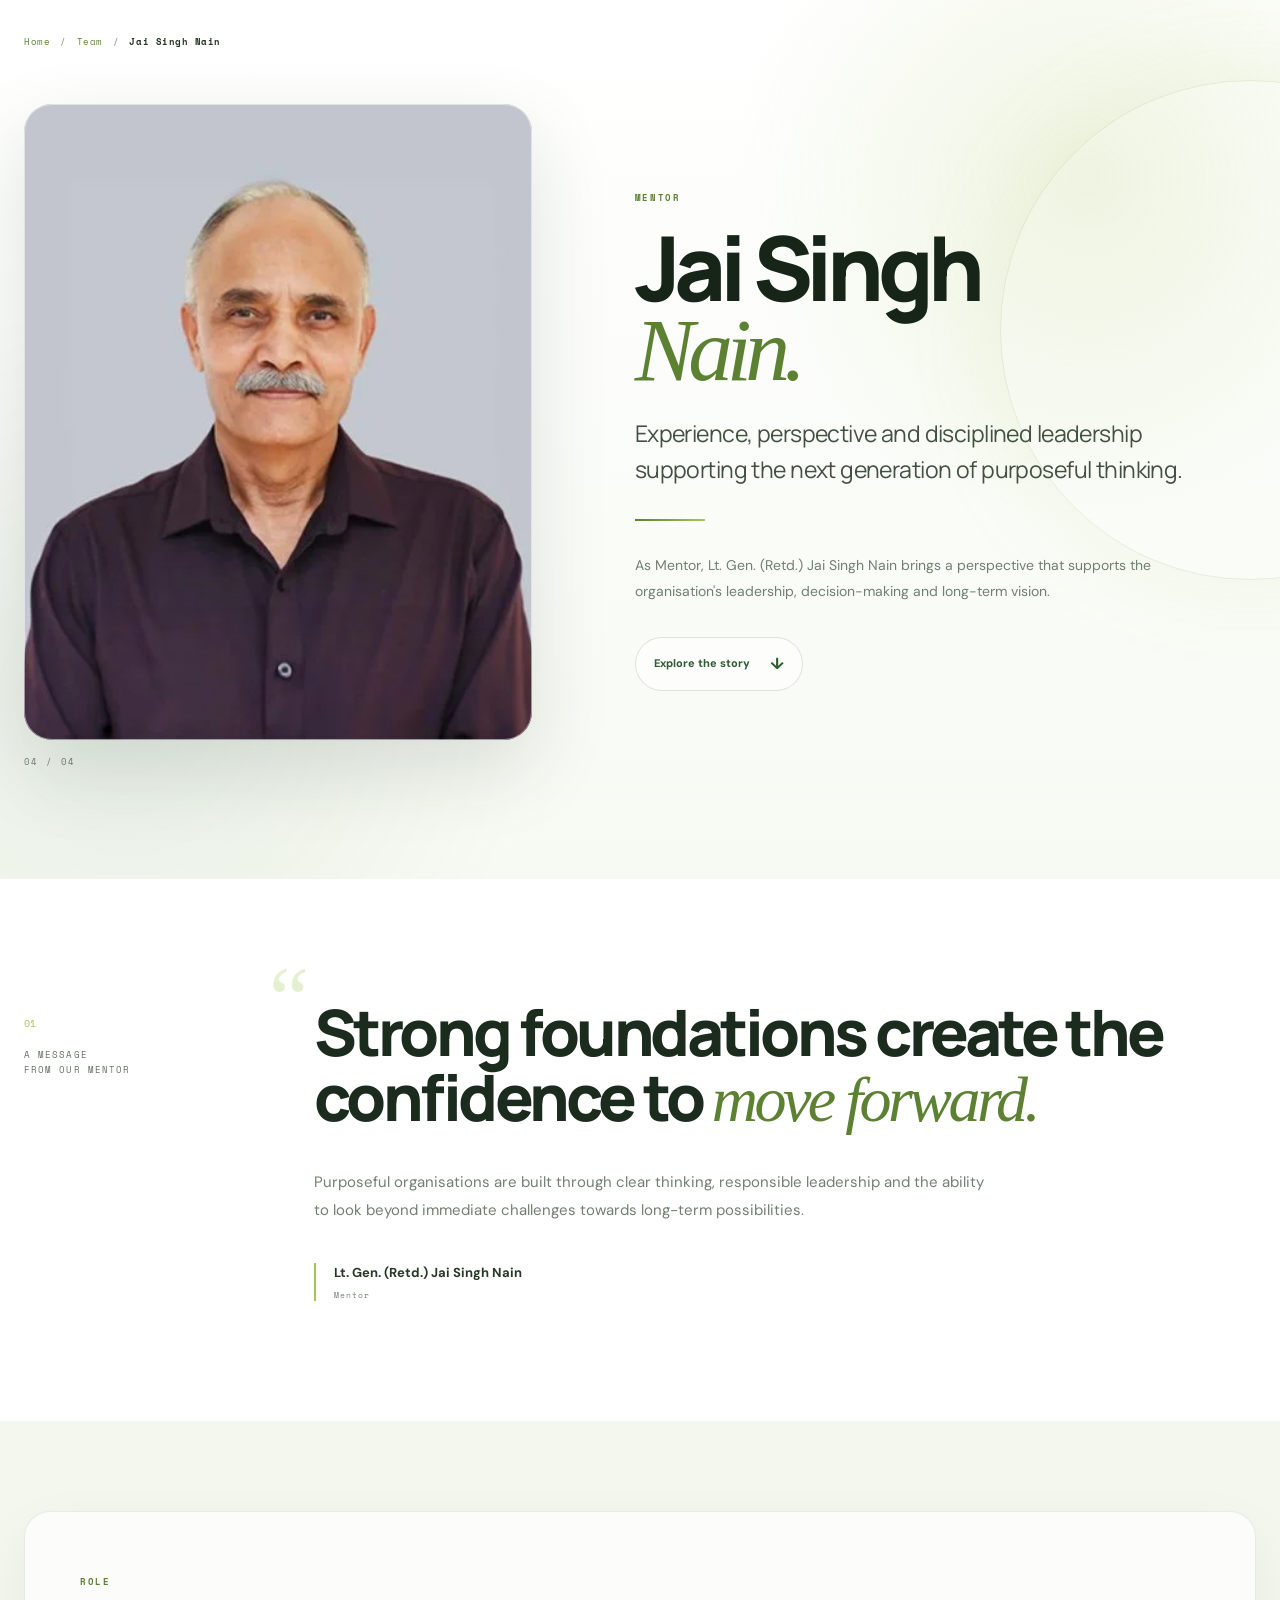
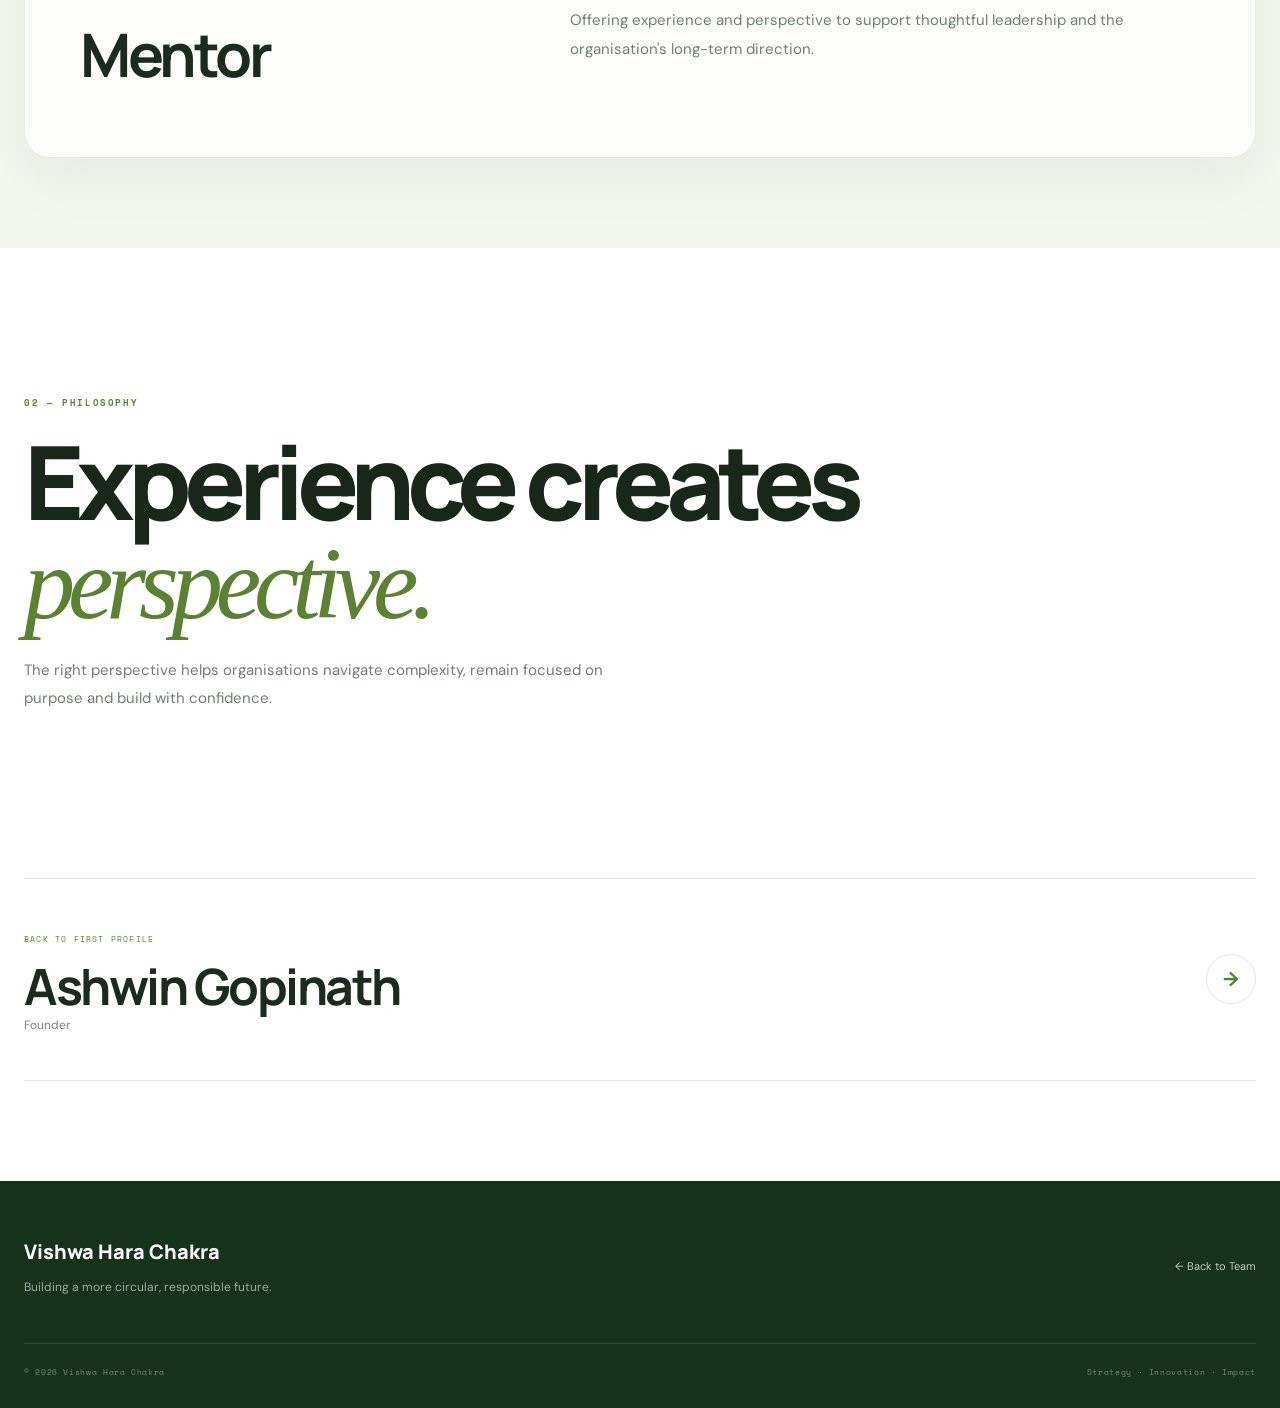
<file: team/jai-singh-nain.html>
<!DOCTYPE html>
<html lang="en">

<head>

<meta charset="UTF-8">

<meta
    name="viewport"
    content="width=device-width, initial-scale=1.0"
>

<meta
    name="description"
    content="Lt. Gen. (Retd.) Jai Singh Nain — Mentor at Vishwa Hara Chakra."
>

<title>
    Lt. Gen. (Retd.) Jai Singh Nain | Mentor
</title>

<link
    rel="stylesheet"
    href="../assets/styles.css"
>

<link
    rel="stylesheet"
    href="../assets/team-profile.css"
>

</head>


<body class="team-profile-page">


<header class="header">


</header>



<main>

<section class="profile-hero">

    <div class="profile-hero-glow"></div>

    <div class="container">

        <div class="profile-breadcrumb">

            <a href="../index.html">
                Home
            </a>

            <span>/</span>

            <a href="../index.html#team">
                Team
            </a>

            <span>/</span>

            <strong>
                Jai Singh Nain
            </strong>

        </div>


        <div class="profile-hero-grid">


            <div class="profile-image-wrap">

                <div class="profile-image-frame">

                    <img
                        src="../assets/team/jai-singh-nain.webp"
                        alt="Lt. Gen. (Retd.) Jai Singh Nain"
                    >

                </div>

                <span class="profile-index">
                    04 / 04
                </span>

            </div>


            <div class="profile-intro">

                <span class="profile-label">
                    MENTOR
                </span>

                <h1>
                    Jai Singh
                    <em>Nain.</em>
                </h1>

                <p class="profile-lead">
                    Experience, perspective and disciplined
                    leadership supporting the next generation
                    of purposeful thinking.
                </p>

                <div class="profile-line"></div>

                <p class="profile-description">
                    As Mentor, Lt. Gen. (Retd.) Jai Singh Nain
                    brings a perspective that supports the
                    organisation's leadership, decision-making
                    and long-term vision.
                </p>

                <a
                    href="#message"
                    class="profile-button"
                >
                    Explore the story
                    <span>↓</span>
                </a>

            </div>

        </div>

    </div>

</section>



<section
    class="profile-message"
    id="message"
>

    <div class="container">

        <div class="profile-message-grid">

            <div class="profile-section-label">

                <span>
                    01
                </span>

                <p>
                    A MESSAGE
                    <br>
                    FROM OUR MENTOR
                </p>

            </div>


            <div class="profile-quote">

                <span class="quote-mark">
                    “
                </span>

                <h2>
                    Strong foundations
                    create the confidence
                    to <em>move forward.</em>
                </h2>

                <p>
                    Purposeful organisations are built through
                    clear thinking, responsible leadership and
                    the ability to look beyond immediate
                    challenges towards long-term possibilities.
                </p>

                <div class="quote-signature">

                    <strong>
                        Lt. Gen. (Retd.) Jai Singh Nain
                    </strong>

                    <span>
                        Mentor
                    </span>

                </div>

            </div>

        </div>

    </div>

</section>



<section class="profile-role">

    <div class="container">

        <div class="profile-role-card">

            <div>

                <span class="profile-label">
                    ROLE
                </span>

                <h2>
                    Mentor
                </h2>

            </div>

            <p>
                Offering experience and perspective to
                support thoughtful leadership and the
                organisation's long-term direction.
            </p>

        </div>

    </div>

</section>



<section class="profile-philosophy">

    <div class="container">

        <span class="profile-label">
            02 — PHILOSOPHY
        </span>

        <h2>
            Experience creates
            <em>perspective.</em>
        </h2>

        <p>
            The right perspective helps organisations
            navigate complexity, remain focused on
            purpose and build with confidence.
        </p>

    </div>

</section>



<section class="profile-next">

    <div class="container">

        <a
            href="ashwin-gopinath.html"
            class="next-profile"
        >

            <div>

                <span>
                    BACK TO FIRST PROFILE
                </span>

                <h2>
                    Ashwin Gopinath
                </h2>

                <p>
                    Founder
                </p>

            </div>

            <strong>
                →
            </strong>

        </a>

    </div>

</section>

</main>



<footer class="profile-footer">

    <div class="container">

        <div class="profile-footer-top">

            <div>

                <a
                    href="../index.html"
                    class="profile-footer-logo"
                >
                    Vishwa Hara Chakra
                </a>

                <p>
                    Building a more circular,
                    responsible future.
                </p>

            </div>

            <a href="../index.html#team">
                ← Back to Team
            </a>

        </div>

        <div class="profile-footer-bottom">

            <span>
                © 2026 Vishwa Hara Chakra
            </span>

            <span>
                Strategy · Innovation · Impact
            </span>

        </div>

    </div>

</footer>


</body>
</html>
</file>
<file: assets/about.css>
/* ============================================================
   VHC ABOUT PAGE
   PREMIUM CIRCULAR ENGINEERING DESIGN
============================================================ */

:root {

  --about-green: #183b24;
  --about-green-2: #27552e;
  --about-leaf: #739c42;
  --about-lime: #a9c96a;

  --about-cream: #f5f5ea;
  --about-paper: #fbfcf7;

  --about-text: #102019;
  --about-muted: #6d776e;

  --about-border: rgba(24,59,36,.14);

}



/* ============================================================
   GLOBAL
============================================================ */

#about-page {

  overflow: hidden;

  background:
    radial-gradient(
      circle at 15% 10%,
      rgba(169,201,106,.12),
      transparent 30%
    ),
    var(--about-cream);

}


.about-container {

  width: min(1240px, calc(100% - 48px));

  margin-inline: auto;

}



/* ============================================================
   HERO
============================================================ */

.about-hero {

  position: relative;

  min-height: calc(100vh - 80px);

  display: flex;

  align-items: center;

  padding: 100px 0 80px;

  background:

    radial-gradient(
      circle at 80% 40%,
      rgba(169,201,106,.18),
      transparent 30%
    ),

    linear-gradient(
      135deg,
      #f8f8ee,
      #eef2df
    );

}


.about-hero-grid {

  width: min(1240px, calc(100% - 48px));

  margin-inline: auto;

  display: grid;

  grid-template-columns: 1.05fr .95fr;

  align-items: center;

  gap: 60px;

}


.about-eyebrow {

  display: flex;

  align-items: center;

  gap: 10px;

  color: var(--about-green);

  font-size: 11px;

  font-weight: 800;

  letter-spacing: .2em;

  margin-bottom: 25px;

}


.about-eyebrow span {

  width: 34px;

  height: 1px;

  background: var(--about-leaf);

}


.about-hero h1 {

  margin: 0;

  max-width: 800px;

  color: var(--about-text);

  font-size: clamp(60px, 8vw, 118px);

  line-height: .88;

  letter-spacing: -.075em;

  font-weight: 750;

}


.about-hero h1 span {

  display: block;

  color: var(--about-leaf);

}


.about-hero-description {

  max-width: 620px;

  margin: 38px 0 28px;

  color: #5f6961;

  font-size: 18px;

  line-height: 1.75;

}


.hero-actions {

  display: flex;

  flex-wrap: wrap;

  gap: 12px;

}


.about-btn {

  min-height: 50px;

  padding: 0 22px;

  border-radius: 100px;

  display: inline-flex;

  align-items: center;

  gap: 15px;

  text-decoration: none;

  font-size: 13px;

  font-weight: 700;

  transition: .35s ease;

}


.about-btn-primary {

  color: white;

  background: var(--about-green);

  box-shadow: 0 15px 35px rgba(24,59,36,.2);

}


.about-btn-primary:hover {

  transform: translateY(-4px);

  box-shadow: 0 22px 40px rgba(24,59,36,.28);

}


.about-btn-outline {

  color: var(--about-green);

  border: 1px solid var(--about-border);

  background: rgba(255,255,255,.45);

}


.about-btn-outline:hover {

  background: white;

  transform: translateY(-4px);

}


.hero-meta {

  display: grid;

  grid-template-columns: repeat(3,1fr);

  gap: 20px;

  max-width: 650px;

  margin-top: 65px;

  padding-top: 25px;

  border-top: 1px solid var(--about-border);

}


.hero-meta strong {

  display: block;

  color: var(--about-green);

  font-size: 13px;

  margin-bottom: 7px;

}


.hero-meta span {

  display: block;

  color: #7c847d;

  font-size: 11px;

  line-height: 1.5;

}



/* ============================================================
   HERO CIRCULAR VISUAL
============================================================ */

.about-hero-visual {

  position: relative;

  width: min(530px, 90vw);

  aspect-ratio: 1;

  margin-inline: auto;

  transition: transform .25s ease-out;

}


.hero-logo-circle {

  position: absolute;

  left: 50%;

  top: 50%;

  width: 230px;

  aspect-ratio: 1;

  transform: translate(-50%,-50%);

  display: grid;

  place-items: center;

  border-radius: 50%;

  background:

    radial-gradient(
      circle,
      #f9fbef 0%,
      #e7efd3 70%,
      #d6e4bd 100%
    );

  border: 1px solid rgba(80,120,55,.2);

  box-shadow:

    0 35px 80px rgba(40,70,30,.13),

    inset 0 0 40px rgba(115,156,66,.12);

  z-index: 5;

}


.hero-logo-circle img {

  width: 105px;

  height: auto;

  object-fit: contain;

}


.orbit {

  position: absolute;

  left: 50%;

  top: 50%;

  border-radius: 50%;

  transform: translate(-50%,-50%);

  border: 1px solid rgba(115,156,66,.25);

}


.orbit-one {

  width: 72%;

  height: 72%;

  animation: orbitPulse 5s ease-in-out infinite;

}


.orbit-two {

  width: 90%;

  height: 90%;

  border-style: dashed;

  animation: rotateOrbit 30s linear infinite;

}


.orbit-three {

  width: 100%;

  height: 100%;

  opacity: .45;

  animation: rotateOrbitReverse 45s linear infinite;

}


@keyframes orbitPulse {

  0%,100% {
    transform: translate(-50%,-50%) scale(1);
  }

  50% {
    transform: translate(-50%,-50%) scale(1.05);
  }

}


@keyframes rotateOrbit {

  from {
    transform: translate(-50%,-50%) rotate(0deg);
  }

  to {
    transform: translate(-50%,-50%) rotate(360deg);
  }

}


@keyframes rotateOrbitReverse {

  from {
    transform: translate(-50%,-50%) rotate(360deg);
  }

  to {
    transform: translate(-50%,-50%) rotate(0deg);
  }

}


.orbit-dot {

  position: absolute;

  width: 12px;

  height: 12px;

  border-radius: 50%;

  background: var(--about-leaf);

  box-shadow: 0 0 0 7px rgba(115,156,66,.1);

  z-index: 10;

}


.dot-one {

  top: 13%;

  left: 65%;

}


.dot-two {

  top: 68%;

  left: 8%;

}


.dot-three {

  right: 7%;

  bottom: 20%;

}


.floating-label {

  position: absolute;

  z-index: 15;

  display: flex;

  align-items: center;

  gap: 10px;

  padding: 9px 14px;

  border-radius: 100px;

  background: rgba(255,255,255,.75);

  backdrop-filter: blur(15px);

  border: 1px solid rgba(24,59,36,.12);

  box-shadow: 0 15px 35px rgba(20,50,30,.08);

  animation: floatingLabel 4s ease-in-out infinite;

}


.floating-label small {

  color: var(--about-leaf);

  font-size: 9px;

  font-weight: 800;

}


.floating-label span {

  color: var(--about-green);

  font-size: 11px;

  font-weight: 700;

}


.label-one {

  left: 2%;

  top: 32%;

}


.label-two {

  right: 0;

  top: 20%;

  animation-delay: -1.2s;

}


.label-three {

  right: 8%;

  bottom: 25%;

  animation-delay: -2.3s;

}


@keyframes floatingLabel {

  0%,100% {
    transform: translateY(0);
  }

  50% {
    transform: translateY(-10px);
  }

}


.hero-scroll {

  position: absolute;

  bottom: 28px;

  left: 50%;

  transform: translateX(-50%);

  display: flex;

  align-items: center;

  gap: 15px;

  color: #7b847c;

  font-size: 9px;

  letter-spacing: .15em;

  text-transform: uppercase;

}


.scroll-line {

  width: 45px;

  height: 1px;

  background: var(--about-leaf);

}



/* ============================================================
   SECTION TAG
============================================================ */

.about-section-tag {

  display: flex;

  align-items: center;

  gap: 13px;

  color: var(--about-leaf);

  font-size: 10px;

  font-weight: 800;

  letter-spacing: .18em;

}


.about-section-tag > span {

  display: grid;

  place-items: center;

  width: 28px;

  height: 28px;

  border-radius: 50%;

  color: var(--about-green);

  background: rgba(115,156,66,.12);

  font-size: 9px;

}



/* ============================================================
   INTRO
============================================================ */

.about-intro {

  padding: 130px 0;

  background: var(--about-paper);

}


.intro-layout {

  display: grid;

  grid-template-columns: 1fr 1fr;

  gap: 90px;

  margin-top: 55px;

}


.intro-layout h2 {

  margin: 0;

  color: var(--about-text);

  font-size: clamp(44px,5vw,72px);

  line-height: .95;

  letter-spacing: -.055em;

}


.intro-layout h2 em {

  color: var(--about-leaf);

  font-family: Georgia, serif;

  font-weight: 400;

}


.intro-copy {

  max-width: 620px;

}


.intro-copy p {

  color: #69746b;

  font-size: 15px;

  line-height: 1.85;

}


.intro-copy .large-copy {

  color: var(--about-green);

  font-size: 20px;

  line-height: 1.65;

}



/* ============================================================
   SYSTEMS
============================================================ */

.systems-section {

  padding: 120px 0;

  background: #edf1df;

}


.systems-heading {

  display: grid;

  grid-template-columns: .7fr 1.3fr;

  gap: 60px;

}


.systems-title {

  display: flex;

  justify-content: space-between;

  gap: 40px;

}


.systems-title h2 {

  margin: 0;

  color: var(--about-text);

  font-size: clamp(40px,5vw,68px);

  line-height: .98;

  letter-spacing: -.055em;

}


.systems-title h2 em {

  color: var(--about-leaf);

  font-family: Georgia, serif;

  font-weight: 400;

}


.systems-title p {

  max-width: 280px;

  margin: 8px 0 0;

  color: #6e786e;

  font-size: 13px;

  line-height: 1.7;

}


.systems-grid {

  display: grid;

  grid-template-columns: repeat(3,1fr);

  gap: 18px;

  margin-top: 70px;

}


.system-card {

  position: relative;

  min-height: 500px;

  padding: 30px;

  display: flex;

  flex-direction: column;

  border: 1px solid rgba(24,59,36,.12);

  border-radius: 28px;

  background: rgba(255,255,255,.72);

  overflow: hidden;

  transition: .5s cubic-bezier(.2,.8,.2,1);

}


.system-card::after {

  content: "";

  position: absolute;

  width: 180px;

  height: 180px;

  right: -80px;

  bottom: -80px;

  border-radius: 50%;

  background: rgba(169,201,106,.18);

  transition: .5s ease;

}


.system-card:hover {

  transform: translateY(-12px);

  box-shadow: 0 30px 60px rgba(32,60,35,.12);

}


.system-card:hover::after {

  transform: scale(2);

}


.system-card-dark {

  color: white;

  background: var(--about-green);

}


.system-card-dark p {

  color: rgba(255,255,255,.7);

}


.system-card-dark .system-number {

  color: var(--about-lime);

}


.system-top {

  display: flex;

  align-items: center;

  justify-content: space-between;

}


.system-number {

  color: var(--about-leaf);

  font-size: 11px;

  font-weight: 800;

  letter-spacing: .15em;

}


.system-symbol {

  width: 40px;

  height: 40px;

  display: grid;

  place-items: center;

  border-radius: 50%;

  border: 1px solid rgba(115,156,66,.25);

}


.system-icon {

  margin-top: 80px;

  width: 58px;

  height: 58px;

  display: grid;

  place-items: center;

  border-radius: 50%;

  color: var(--about-green);

  background: #e6edcf;

  font-size: 22px;

}


.system-card h3 {

  margin: 30px 0 18px;

  font-size: 32px;

  line-height: 1;

  letter-spacing: -.045em;

}


.system-card p {

  margin: 0;

  max-width: 330px;

  color: #6d766e;

  font-size: 13px;

  line-height: 1.75;

}


.system-link {

  margin-top: auto;

  padding-top: 35px;

  display: inline-flex;

  align-items: center;

  gap: 15px;

  color: var(--about-green);

  text-decoration: none;

  font-size: 12px;

  font-weight: 800;

}


.system-card-dark .system-link {

  color: var(--about-lime);

}



/* ============================================================
   FLOW
============================================================ */

.circular-flow-section {

  padding: 130px 0;

  background: var(--about-paper);

}


.flow-header {

  display: grid;

  grid-template-columns: .6fr 1.4fr;

  gap: 60px;

}


.flow-header h2 {

  margin: 0;

  font-size: clamp(44px,6vw,78px);

  line-height: .92;

  letter-spacing: -.06em;

}


.flow-header h2 em {

  color: var(--about-leaf);

  font-family: Georgia,serif;

  font-weight: 400;

}


.flow-visual {

  position: relative;

  display: grid;

  grid-template-columns: repeat(5,1fr);

  gap: 15px;

  margin-top: 90px;

}


.flow-line {

  position: absolute;

  top: 55px;

  left: 8%;

  right: 8%;

  height: 1px;

  background: rgba(115,156,66,.35);

}


.flow-item {

  position: relative;

  z-index: 2;

  text-align: center;

}


.flow-circle {

  width: 110px;

  height: 110px;

  margin: 0 auto 25px;

  display: grid;

  place-items: center;

  border-radius: 50%;

  color: var(--about-green);

  background: #eff3e4;

  border: 1px solid rgba(115,156,66,.25);

  font-size: 12px;

  font-weight: 800;

  transition: .4s ease;

}


.flow-item:hover .flow-circle,
.flow-active .flow-circle {

  color: white;

  background: var(--about-green);

  transform: scale(1.08);

  box-shadow: 0 20px 40px rgba(24,59,36,.18);

}


.flow-item h3 {

  margin: 0 0 8px;

  color: var(--about-text);

  font-size: 16px;

}


.flow-item p {

  max-width: 160px;

  margin: auto;

  color: #7a837b;

  font-size: 11px;

  line-height: 1.6;

}



/* ============================================================
   OPERATING
============================================================ */

.operating-section {

  padding: 130px 0;

  background: #e8edd9;

}


.operating-grid {

  display: grid;

  grid-template-columns: .75fr 1.25fr;

  gap: 100px;

}


.operating-heading h2 {

  margin: 45px 0 25px;

  font-size: clamp(42px,5vw,68px);

  line-height: .95;

  letter-spacing: -.055em;

}


.operating-heading h2 em {

  color: var(--about-leaf);

  font-family: Georgia,serif;

  font-weight: 400;

}


.operating-heading p {

  max-width: 400px;

  color: #6b756d;

  font-size: 14px;

  line-height: 1.8;

}


.operating-list {

  border-top: 1px solid var(--about-border);

}


.operating-row {

  display: grid;

  grid-template-columns: 50px 1fr 30px;

  gap: 25px;

  align-items: start;

  padding: 28px 0;

  border-bottom: 1px solid var(--about-border);

  transition: .35s ease;

}


.operating-row > span {

  color: var(--about-leaf);

  font-size: 10px;

  font-weight: 800;

}


.operating-row h3 {

  margin: 0 0 8px;

  color: var(--about-text);

  font-size: 17px;

}


.operating-row p {

  margin: 0;

  color: #737c74;

  font-size: 12px;

  line-height: 1.6;

}


.operating-row b {

  color: var(--about-green);

  font-size: 18px;

  font-weight: 400;

  transition: .3s ease;

}


.operating-row:hover {

  padding-left: 12px;

}


.operating-row:hover b {

  transform: translate(5px,-5px);

}



/* ============================================================
   RESOURCE LOOP
============================================================ */

.resource-section {

  padding: 130px 0;

  background: var(--about-paper);

}


.resource-header {

  display: flex;

  justify-content: space-between;

  align-items: end;

  gap: 40px;

}


.resource-header h2 {

  max-width: 700px;

  margin: 0;

  font-size: clamp(42px,6vw,75px);

  line-height: .95;

  letter-spacing: -.06em;

}


.resource-header h2 em {

  color: var(--about-leaf);

  font-family: Georgia,serif;

  font-weight: 400;

}


.resource-loop {

  display: flex;

  align-items: center;

  justify-content: center;

  gap: 18px;

  margin-top: 80px;

}


.resource-node {

  width: 190px;

  min-height: 170px;

  padding: 25px;

  border-radius: 24px;

  background: #f1f4e8;

  border: 1px solid rgba(24,59,36,.1);

  transition: .4s ease;

}


.resource-node:hover {

  transform: translateY(-8px);

  background: white;

  box-shadow: 0 20px 45px rgba(30,60,30,.1);

}


.resource-node.active {

  color: white;

  background: var(--about-green);

  box-shadow: 0 20px 45px rgba(24,59,36,.2);

}


.resource-node strong {

  display: block;

  margin-bottom: 20px;

  font-size: 16px;

}


.resource-node span {

  color: #7b847c;

  font-size: 11px;

  line-height: 1.8;

}


.resource-node.active span {

  color: rgba(255,255,255,.7);

}


.resource-arrow {

  color: var(--about-leaf);

  font-size: 24px;

}



/* ============================================================
   PRINCIPLES
============================================================ */

.principles-section {

  padding: 120px 0;

  background: #eef2e3;

}


.principles-heading {

  display: flex;

  justify-content: space-between;

  align-items: end;

  gap: 40px;

}


.principles-heading h2 {

  margin: 0;

  max-width: 700px;

  font-size: clamp(42px,5vw,68px);

  line-height: .95;

  letter-spacing: -.055em;

}


.principles-heading h2 em {

  color: var(--about-leaf);

  font-family: Georgia,serif;

  font-weight: 400;

}


.principles-grid {

  display: grid;

  grid-template-columns: repeat(4,1fr);

  margin-top: 70px;

  border-top: 1px solid var(--about-border);

  border-bottom: 1px solid var(--about-border);

}


.principle {

  min-height: 250px;

  padding: 30px;

  border-right: 1px solid var(--about-border);

  transition: .4s ease;

}


.principle:last-child {

  border-right: 0;

}


.principle:hover {

  background: rgba(255,255,255,.6);

}


.principle > span {

  color: var(--about-leaf);

  font-size: 10px;

  font-weight: 800;

}


.principle h3 {

  margin: 70px 0 15px;

  color: var(--about-text);

  font-size: 21px;

}


.principle p {

  margin: 0;

  color: #727b73;

  font-size: 12px;

  line-height: 1.7;

}



/* ============================================================
   STATEMENT
============================================================ */

.about-statement {

  position: relative;

  overflow: hidden;

  padding: 150px 0;

  color: white;

  background: var(--about-green);

}


.statement-orb {

  position: absolute;

  width: 650px;

  height: 650px;

  right: -220px;

  top: -250px;

  border-radius: 50%;

  border: 1px solid rgba(169,201,106,.25);

  box-shadow:

    0 0 0 80px rgba(169,201,106,.04),

    0 0 0 160px rgba(169,201,106,.025);

}


.statement-inner {

  position: relative;

  z-index: 2;

  max-width: 900px;

}


.statement-kicker {

  color: var(--about-lime);

  font-size: 10px;

  font-weight: 800;

  letter-spacing: .2em;

}


.statement-inner h2 {

  margin: 35px 0;

  font-size: clamp(60px,9vw,125px);

  line-height: .82;

  letter-spacing: -.075em;

}


.statement-inner h2 span {

  color: var(--about-lime);

}


.statement-inner p {

  max-width: 570px;

  margin: 0;

  color: rgba(255,255,255,.65);

  font-size: 16px;

  line-height: 1.7;

}



/* ============================================================
   CONTACT
============================================================ */

.about-contact {

  padding: 110px 0;

  background: #f4f5eb;

}


.contact-panel {

  min-height: 450px;

  padding: 65px;

  display: grid;

  grid-template-columns: 1fr 300px;

  align-items: center;

  gap: 60px;

  border-radius: 35px;

  background:

    radial-gradient(
      circle at 90% 20%,
      rgba(169,201,106,.2),
      transparent 35%
    ),

    #e8eddc;

  border: 1px solid rgba(24,59,36,.1);

}


.contact-copy h2 {

  max-width: 750px;

  margin: 35px 0 20px;

  color: var(--about-text);

  font-size: clamp(45px,6vw,78px);

  line-height: .9;

  letter-spacing: -.06em;

}


.contact-copy h2 em {

  color: var(--about-leaf);

  font-family: Georgia,serif;

  font-weight: 400;

}


.contact-copy p {

  max-width: 560px;

  color: #69736b;

  font-size: 14px;

  line-height: 1.8;

}


.contact-action {

  display: flex;

  justify-content: center;

}


.contact-circle {

  width: 210px;

  height: 210px;

  display: flex;

  flex-direction: column;

  align-items: center;

  justify-content: center;

  gap: 20px;

  border-radius: 50%;

  color: white;

  text-decoration: none;

  background: var(--about-green);

  box-shadow: 0 30px 60px rgba(24,59,36,.2);

  transition: .45s ease;

}


.contact-circle:hover {

  transform: scale(1.06) rotate(-4deg);

  box-shadow: 0 40px 80px rgba(24,59,36,.28);

}


.contact-circle span {

  text-align: center;

  font-size: 15px;

  font-weight: 700;

  line-height: 1.35;

}


.contact-circle strong {

  color: var(--about-lime);

  font-size: 25px;

  font-weight: 400;

}



/* ============================================================
   REVEAL ANIMATION
============================================================ */

.reveal-about {

  opacity: 0;

  transform: translateY(35px);

  transition:

    opacity .8s ease,

    transform .8s cubic-bezier(.2,.7,.2,1);

}


.reveal-about.is-visible {

  opacity: 1;

  transform: translateY(0);

}


.system-card:nth-child(2) {

  transition-delay: .08s;

}


.system-card:nth-child(3) {

  transition-delay: .16s;

}


.principle:nth-child(2) {

  transition-delay: .08s;

}


.principle:nth-child(3) {

  transition-delay: .16s;

}


.principle:nth-child(4) {

  transition-delay: .24s;

}



/* ============================================================
   RESPONSIVE
============================================================ */

@media (max-width: 1000px) {

  .about-hero-grid {

    grid-template-columns: 1fr;

  }


  .about-hero-copy {

    text-align: center;

  }


  .about-eyebrow,
  .hero-actions {

    justify-content: center;

  }


  .about-hero-description {

    margin-inline: auto;

  }


  .hero-meta {

    margin-inline: auto;

    text-align: left;

  }


  .about-hero-visual {

    width: min(480px,80vw);

  }


  .intro-layout,
  .systems-heading,
  .flow-header,
  .operating-grid {

    grid-template-columns: 1fr;

  }


  .systems-title {

    display: block;

  }


  .systems-title p {

    margin-top: 25px;

  }


  .systems-grid {

    grid-template-columns: 1fr 1fr;

  }


  .system-card:last-child {

    grid-column: span 2;

  }


  .principles-grid {

    grid-template-columns: 1fr 1fr;

  }


  .principle:nth-child(2) {

    border-right: 0;

  }


  .principle:nth-child(3),
  .principle:nth-child(4) {

    border-top: 1px solid var(--about-border);

  }


  .resource-loop {

    flex-wrap: wrap;

  }

}



@media (max-width: 700px) {

  .about-container,
  .about-hero-grid {

    width: min(100% - 30px,1240px);

  }


  .about-hero {

    min-height: auto;

    padding: 80px 0 90px;

  }


  .about-hero h1 {

    font-size: clamp(52px,16vw,78px);

  }


  .about-hero-description {

    font-size: 15px;

  }


  .hero-meta {

    grid-template-columns: 1fr;

    gap: 15px;

    text-align: center;

  }


  .hero-meta div {

    padding-bottom: 15px;

    border-bottom: 1px solid var(--about-border);

  }


  .about-hero-visual {

    width: 90vw;

    max-width: 380px;

  }


  .hero-logo-circle {

    width: 155px;

  }


  .hero-logo-circle img {

    width: 75px;

  }


  .floating-label {

    transform: scale(.8);

  }


  .label-one {

    left: -3%;

  }


  .label-two {

    right: -4%;

  }


  .label-three {

    right: 0;

  }


  .about-intro,
  .systems-section,
  .circular-flow-section,
  .operating-section,
  .resource-section,
  .principles-section {

    padding: 85px 0;

  }


  .intro-layout {

    gap: 40px;

  }


  .intro-layout h2 {

    font-size: 45px;

  }


  .systems-grid {

    grid-template-columns: 1fr;

  }


  .system-card {

    min-height: 430px;

  }


  .system-card:last-child {

    grid-column: auto;

  }


  .system-icon {

    margin-top: 50px;

  }


  .flow-visual {

    grid-template-columns: 1fr;

    gap: 35px;

    margin-top: 60px;

  }


  .flow-line {

    left: 50%;

    top: 55px;

    bottom: 55px;

    width: 1px;

    height: auto;

  }


  .flow-item p {

    max-width: 240px;

  }


  .resource-header {

    display: block;

  }


  .resource-header h2 {

    margin-top: 35px;

  }


  .resource-loop {

    flex-direction: column;

    margin-top: 55px;

  }


  .resource-arrow {

    transform: rotate(90deg);

  }


  .resource-node {

    width: min(100%,300px);

  }


  .principles-heading {

    display: block;

  }


  .principles-heading h2 {

    margin-top: 35px;

  }


  .principles-grid {

    grid-template-columns: 1fr;

  }


  .principle {

    border-right: 0;

    border-bottom: 1px solid var(--about-border);

  }


  .principle:last-child {

    border-bottom: 0;

  }


  .principle:nth-child(3),
  .principle:nth-child(4) {

    border-top: 0;

  }


  .principle h3 {

    margin-top: 40px;

  }


  .about-statement {

    padding: 100px 0;

  }


  .statement-inner h2 {

    font-size: 65px;

  }


  .contact-panel {

    padding: 40px 25px;

    grid-template-columns: 1fr;

    text-align: center;

  }


  .contact-copy .about-section-tag {

    justify-content: center;

  }


  .contact-copy h2 {

    font-size: 50px;

  }


  .contact-copy p {

    margin-inline: auto;

  }


  .contact-circle {

    width: 170px;

    height: 170px;

  }


  .hero-scroll {

    display: none;

  }

}



@media (prefers-reduced-motion: reduce) {

  *,
  *::before,
  *::after {

    animation-duration: .01ms !important;

    animation-iteration-count: 1 !important;

    transition-duration: .01ms !important;

    scroll-behavior: auto !important;

  }

}
</file>
<file: assets/styles.css>
@import url('https://fonts.googleapis.com/css2?family=DM+Sans:wght@400;500;600;700&family=Manrope:wght@400;500;600;700;800&family=Space+Mono:wght@400;700&display=swap');

:root {
    --ink: #08120b;
    --ink-2: #102018;
    --green: #1d3b1e;
    --green-2: #315d2c;
    --leaf: #6f8f3c;
    --lime: #a8c55b;
    --cream: #f5f2e7;
    --paper: #fffdf7;
    --muted: #687064;
    --line: rgba(29, 59, 30, .13);
    --glass: rgba(255, 255, 255, .62);
    --shadow: 0 25px 80px rgba(14, 31, 16, .13);
    --radius: 26px;
    --max: 1240px;
    --ease: cubic-bezier(.22, .72, .22, 1);
}

* {
    box-sizing: border-box
}

html {
    scroll-behavior: smooth
}

body {
    margin: 0;
    color: var(--ink);
    background:
        radial-gradient(circle at 8% 12%, rgba(168, 197, 91, .13), transparent 24rem),
        radial-gradient(circle at 92% 28%, rgba(111, 143, 60, .10), transparent 25rem),
        var(--cream);
    font-family: "DM Sans", sans-serif;
    line-height: 1.6;
    overflow-x: hidden;
    -webkit-font-smoothing: antialiased;
}

body::selection {
    background: var(--leaf);
    color: white
}

img {
    max-width: 100%;
    display: block
}

a {
    color: inherit;
    text-decoration: none
}

button,
input,
textarea,
select {
    font: inherit
}

.container {
    width: min(var(--max), calc(100% - 48px));
    margin: auto
}

.mono {
    font-family: "Space Mono", monospace
}

.eyebrow {
    display: inline-flex;
    align-items: center;
    gap: 10px;
    color: var(--leaf);
    font: 700 13px "Space Mono", monospace;
    letter-spacing: .16em;
    text-transform: uppercase;
}

.eyebrow::before {
    content: "";
    width: 28px;
    height: 1px;
    background: currentColor
}

.section-head {
    max-width: 760px;
    margin-bottom: 58px
}

.section-head.center {
    margin-left: auto;
    margin-right: auto;
    text-align: center
}

.section-head h2 {
    font: 800 clamp(36px, 5vw, 70px)/1.02 "Manrope", sans-serif;
    letter-spacing: -.045em;
    margin: 14px 0 18px
}

.section-head p {
    color: var(--muted);
    font-size: 17px;
    max-width: 650px
}

.section-head.center p {
    margin-inline: auto
}

.btn {
    position: relative;
    display: inline-flex;
    align-items: center;
    justify-content: center;
    gap: 12px;
    min-height: 52px;
    padding: 0 22px;
    border-radius: 999px;
    border: 1px solid transparent;
    font-weight: 700;
    transition: .35s var(--ease);
    overflow: hidden;
}

.btn span {
    transition: .35s var(--ease)
}

.btn:hover {
    transform: translateY(-3px)
}

.btn:hover span {
    transform: translateX(4px)
}

.btn-primary {
    background: var(--green);
    color: #fff
}

.btn-primary:hover {
    background: var(--green-2);
    box-shadow: 0 14px 35px rgba(29, 59, 30, .22)
}

.btn-light {
    background: #fff;
    color: var(--green);
    border-color: rgba(29, 59, 30, .12)
}

.btn-ghost {
    color: var(--green);
    border-color: rgba(29, 59, 30, .25)
}

.btn-ghost:hover {
    background: rgba(255, 255, 255, .7)
}

.btn-small {
    min-height: 44px;
    padding: 0 17px;
    font-size: 13px
}

.progress {
    height: 3px;
    background: rgba(29, 59, 30, .09);
    overflow: hidden
}

.progress span {
    display: block;
    height: 100%;
    width: 0;
    background: linear-gradient(90deg, var(--leaf), var(--lime));
    transition: width 1.2s var(--ease)
}

.site-nav {
    position: fixed;
    top: 0;
    left: 0;
    right: 0;
    z-index: 1000;
    padding: 14px 0;
    transition: .45s var(--ease);
}

.site-nav.scrolled {
    padding: 9px 0
}

.nav-shell {
    width: min(1180px, calc(100% - 28px));
    margin: auto;
    display: flex;
    align-items: center;
    justify-content: space-between;
    gap: 20px;
    padding: 8px 12px 8px 15px;
    border: 1px solid rgba(255, 255, 255, .42);
    background: rgba(255, 255, 255, .72);
    backdrop-filter: blur(22px);
    -webkit-backdrop-filter: blur(22px);
    border-radius: 999px;
    box-shadow: 0 10px 35px rgba(20, 39, 20, .08);
}

.brand {
    display: flex;
    align-items: center;
    gap: 10px;
    min-width: max-content
}

.brand img {
    width: 48px;
    height: 48px;
    object-fit: contain
}

.brand-text strong {
    display: block;
    font: 800 14px/1 "Manrope";
    letter-spacing: .08em;
    text-transform: uppercase
}

.brand-text small {
    display: block;
    margin-top: 4px;
    color: var(--leaf);
    font: 700 8px "Space Mono";
    letter-spacing: .1em
}

.nav-links {
    display: flex;
    align-items: center;
    gap: 3px
}

.nav-links a {
    padding: 11px 13px;
    border-radius: 999px;
    font-size: 13px;
    font-weight: 700;
    color: #334033;
    transition: .25s
}

.nav-links a:hover,
.nav-links a.active {
    background: rgba(111, 143, 60, .12);
    color: var(--green)
}

.nav-actions {
    display: flex;
    align-items: center;
    gap: 8px
}

.menu-btn {
    display: none;
    width: 44px;
    height: 44px;
    border: 0;
    background: var(--green);
    color: #fff;
    border-radius: 50%
}

.menu-btn i {
    display: block;
    width: 18px;
    height: 2px;
    background: #fff;
    margin: 4px auto;
    transition: .3s
}

.mobile-panel {
    display: none
}


/* =========================================================
   VHC PREMIUM ORBIT HERO
========================================================= */

.vhc-hero {
    --vhc-green: #214b28;
    --vhc-leaf: #5f9137;
    --vhc-lime: #9ab84f;
    --vhc-dark: #0b1710;
    --vhc-text: #122018;
    --vhc-muted: #647266;

    position: relative;
    min-height: 100vh;
    overflow: hidden;

    background:
        radial-gradient(
            circle at 75% 45%,
            rgba(150, 190, 95, .13),
            transparent 30%
        ),
        linear-gradient(
            135deg,
            #fbfcf7 0%,
            #f5f8ed 48%,
            #eef4e5 100%
        );

    color: var(--vhc-text);
}


/* =========================================================
   BACKGROUND
========================================================= */

.vhc-bg-glow {
    position: absolute;
    width: 500px;
    height: 500px;

    border-radius: 50%;

    filter: blur(100px);

    pointer-events: none;

    opacity: .35;
}

.vhc-glow-1 {
    top: -250px;
    left: -150px;

    background: rgba(105, 153, 55, .22);
}

.vhc-glow-2 {
    right: -250px;
    bottom: -250px;

    background: rgba(181, 204, 91, .18);
}


.vhc-grid {
    position: absolute;
    inset: 0;

    opacity: .25;

    background-image:
        linear-gradient(
            rgba(77, 113, 65, .07) 1px,
            transparent 1px
        ),
        linear-gradient(
            90deg,
            rgba(77, 113, 65, .07) 1px,
            transparent 1px
        );

    background-size: 70px 70px;

    mask-image: linear-gradient(
        to bottom,
        black,
        transparent 90%
    );

    pointer-events: none;
}


/* =========================================================
   CONTAINER
========================================================= */

.vhc-container {
    position: relative;
    z-index: 2;

    width: min(1440px, calc(100% - 80px));

    margin: auto;

    min-height: 780px;

    display: grid;

    grid-template-columns:
        minmax(450px, .9fr)
        minmax(600px, 1.1fr);

    align-items: center;

    gap: 20px;

    padding-top: 90px;
    padding-bottom: 40px;
}


/* =========================================================
   LEFT CONTENT
========================================================= */

.vhc-hero-content {
    position: relative;
    z-index: 10;

    max-width: 690px;
}


.vhc-eyebrow {
    display: flex;
    align-items: center;
    gap: 12px;

    margin-bottom: 25px;

    font-size: 14px;
    font-weight: 600;

    letter-spacing: .04em;

    color: #46544a;
}


.vhc-eyebrow strong {
    color: var(--vhc-leaf);
}


.vhc-eyebrow-line {
    width: 32px;
    height: 1px;

    background: var(--vhc-leaf);

    position: relative;
}


.vhc-eyebrow-line::after {
    content: "";

    position: absolute;

    width: 5px;
    height: 5px;

    border-radius: 50%;

    background: var(--vhc-leaf);

    right: 0;
    top: -2px;
}


.vhc-hero h1 {
    margin: 0;

    font-size: clamp(
        48px,
        5vw,
        78px
    );

    line-height: .98;

    letter-spacing: -.055em;

    font-weight: 700;

    color: #0b1710;
}


.vhc-hero h1 em {
    color: var(--vhc-leaf);

    font-family: Georgia, serif;

    font-weight: 500;

    letter-spacing: -.04em;
}


.vhc-hero-description {
    max-width: 680px;

    margin: 30px 0 25px;

    font-size: 15px;

    line-height: 1.75;

    color: #617064;
}


/* =========================================================
   8 SOLUTIONS
========================================================= */

.vhc-solutions {
    display: flex;

    flex-wrap: wrap;

    gap: 10px 18px;

    max-width: 700px;

    margin-top: 25px;
}


.vhc-solution {
    display: inline-flex;

    align-items: flex-start;

    gap: 9px;

    max-width: 325px;

    font-size: 12px;

    line-height: 1.45;

    color: #26342b;

    transition:
        transform .3s ease,
        color .3s ease;
}


.vhc-solution:hover {
    transform: translateX(5px);
    color: #101b13;
}


.vhc-solution-dot {
    flex: 0 0 auto;

    width: 9px;
    height: 9px;

    margin-top: 4px;

    border-radius: 50%;

    box-shadow:
        0 0 0 4px rgba(0,0,0,.035),
        0 0 15px currentColor;
}


/* exact 8 colors */

.vhc-solution-1 .vhc-solution-dot {
    background: #4b962e;
    color: #4b962e;
}

.vhc-solution-2 .vhc-solution-dot {
    background: #12a879;
    color: #12a879;
}

.vhc-solution-3 .vhc-solution-dot {
    background: #2388c8;
    color: #2388c8;
}

.vhc-solution-4 .vhc-solution-dot {
    background: #7040b8;
    color: #7040b8;
}

.vhc-solution-5 .vhc-solution-dot {
    background: #ed8a18;
    color: #ed8a18;
}

.vhc-solution-6 .vhc-solution-dot {
    background: #d83c26;
    color: #d83c26;
}

.vhc-solution-7 .vhc-solution-dot {
    background: #12a9ae;
    color: #12a9ae;
}

.vhc-solution-8 .vhc-solution-dot {
    background: #a8b92e;
    color: #a8b92e;
}


/* =========================================================
   BUTTONS
========================================================= */

.vhc-actions {
    display: flex;

    gap: 14px;

    margin-top: 35px;
}


.vhc-btn {
    display: inline-flex;

    align-items: center;
    justify-content: center;

    gap: 28px;

    min-height: 52px;

    padding: 0 22px;

    border-radius: 8px;

    text-decoration: none;

    font-size: 14px;

    font-weight: 600;

    transition:
        transform .3s ease,
        box-shadow .3s ease,
        background .3s ease;
}


.vhc-btn:hover {
    transform: translateY(-3px);
}


.vhc-btn-primary {
    color: white;

    background: var(--vhc-green);

    box-shadow:
        0 15px 35px rgba(33, 75, 40, .2);
}


.vhc-btn-primary:hover {
    background: #173b1d;

    box-shadow:
        0 20px 45px rgba(33, 75, 40, .3);
}


.vhc-btn-outline {
    color: var(--vhc-green);

    border: 1px solid rgba(33,75,40,.45);

    background: rgba(255,255,255,.45);

    backdrop-filter: blur(10px);
}


.vhc-btn-outline:hover {
    background: white;
}


/* =========================================================
   ORBIT AREA
========================================================= */

.vhc-orbit-area {
    position: relative;

    height: 690px;

    display: flex;

    align-items: center;
    justify-content: center;
}




.vhc-orbit-system {
    position: relative;

    width: min(
        690px,
        50vw
    );

    aspect-ratio: 1;

    display: flex;

    align-items: center;
    justify-content: center;
}


/* =========================================================
   ORBIT RINGS
========================================================= */

.vhc-orbit-ring {
    position: absolute;

    top: 50%;
    left: 50%;

    width: var(--orbit-size);
    height: var(--orbit-size);

    transform:
        translate(-50%, -50%);

    border:
        1px dashed
        rgba(82, 120, 68, .23);

    border-radius: 50%;

    animation:
        vhcOrbitRotate
        var(--orbit-speed)
        linear
        infinite;

    animation-delay:
        var(--orbit-delay);

    will-change: transform;
}


/* ring sizes */

.ring-1 {
    --orbit-size: 190px;
    --orbit-speed: 13s;
    --orbit-delay: -2s;
    --orbit-color: #4b962e;
}

.ring-2 {
    --orbit-size: 245px;
    --orbit-speed: 16s;
    --orbit-delay: -6s;
    --orbit-color: #12a879;
}

.ring-3 {
    --orbit-size: 300px;
    --orbit-speed: 19s;
    --orbit-delay: -9s;
    --orbit-color: #2388c8;
}

.ring-4 {
    --orbit-size: 355px;
    --orbit-speed: 22s;
    --orbit-delay: -4s;
    --orbit-color: #7040b8;
}

.ring-5 {
    --orbit-size: 410px;
    --orbit-speed: 25s;
    --orbit-delay: -12s;
    --orbit-color: #ed8a18;
}

.ring-6 {
    --orbit-size: 465px;
    --orbit-speed: 28s;
    --orbit-delay: -16s;
    --orbit-color: #d83c26;
}

.ring-7 {
    --orbit-size: 520px;
    --orbit-speed: 31s;
    --orbit-delay: -21s;
    --orbit-color: #12a9ae;
}

.ring-8 {
    --orbit-size: 575px;
    --orbit-speed: 34s;
    --orbit-delay: -27s;
    --orbit-color: #a8b92e;
}


/* =========================================================
   MOVING ORBIT OBJECTS
========================================================= */

.vhc-orbit-object {
    position: absolute;

    top: -7px;
    left: 50%;

    transform:
        translateX(-50%);

    width: 13px;
    height: 13px;

    border-radius: 50%;

    background:
        radial-gradient(
            circle at 35% 30%,
            white 0 8%,
            var(--orbit-color) 35%,
            var(--orbit-color) 100%
        );

    box-shadow:
        0 0 0 5px
        color-mix(
            in srgb,
            var(--orbit-color) 12%,
            transparent
        ),

        0 0 22px
        var(--orbit-color),

        0 0 45px
        color-mix(
            in srgb,
            var(--orbit-color) 40%,
            transparent
        );
}


/* different sizes */

.ring-1 .vhc-orbit-object {
    width: 12px;
    height: 12px;
}

.ring-2 .vhc-orbit-object {
    width: 17px;
    height: 17px;
}

.ring-3 .vhc-orbit-object {
    width: 10px;
    height: 10px;
}

.ring-4 .vhc-orbit-object {
    width: 20px;
    height: 20px;
}

.ring-5 .vhc-orbit-object {
    width: 14px;
    height: 14px;
}

.ring-6 .vhc-orbit-object {
    width: 23px;
    height: 23px;
}

.ring-7 .vhc-orbit-object {
    width: 11px;
    height: 11px;
}

.ring-8 .vhc-orbit-object {
    width: 18px;
    height: 18px;
}


/* =========================================================
   ORBIT ANIMATION
========================================================= */

@keyframes vhcOrbitRotate {

    from {
        transform:
            translate(-50%, -50%)
            rotate(0deg);
    }

    to {
        transform:
            translate(-50%, -50%)
            rotate(360deg);
    }

}


/* =========================================================
   CENTER SUN
========================================================= */

.vhc-sun {
    position: relative;

    z-index: 20;

    width: 165px;
    height: 165px;

    border-radius: 50%;

    display: flex;

    align-items: center;
    justify-content: center;

    background:
        radial-gradient(
            circle,
            rgba(255,255,255,.98) 0%,
            rgba(247,250,236,.96) 55%,
            rgba(219,231,191,.7) 100%
        );

    box-shadow:
        0 0 0 12px
        rgba(153,181,93,.08),

        0 0 0 28px
        rgba(153,181,93,.045),

        0 25px 80px
        rgba(60,90,44,.14);

    animation:
        vhcSunPulse
        4s
        ease-in-out
        infinite;
}


.vhc-sun::before {
    content: "";

    position: absolute;

    inset: -9px;

    border-radius: 50%;

    border:
        1px solid
        rgba(95,145,55,.28);
}


.vhc-sun-inner {
    width: 175px;
    height: 175px;

    border-radius: 50%;

    display: flex;

    align-items: center;
    justify-content: center;

    background: rgba(255,255,255,.75);

    backdrop-filter: blur(8px);

    overflow: hidden;
}


.vhc-center-logo {
    width: 130px;
    height: 130px;

    object-fit: contain;

    display: block;
}


@keyframes vhcSunPulse {

    0%,
    100% {
        transform: scale(1);
    }

    50% {
        transform: scale(1.025);
    }

}


/* =========================================================
   ORBIT TITLE
========================================================= */

.vhc-orbit-title {
    position: absolute;

    left: 50%;

    bottom: 12px;

    transform: translateX(-50%);

    text-align: center;

    width: 100%;
}


.vhc-orbit-title h2 {
    margin: 12px 0 8px;

    font-size: 24px;

    letter-spacing: -.025em;

    color: var(--vhc-green);

    font-weight: 700;
}


.vhc-title-line {
    display: block;

    width: 100px;
    height: 1px;

    margin: auto;

    background:
        linear-gradient(
            90deg,
            transparent,
            #789c56,
            transparent
        );
}


.vhc-title-symbol {
    color: var(--vhc-leaf);

    font-size: 16px;
}


/* =========================================================
   IMPACT BAR
========================================================= */

.vhc-impact-wrap {
    position: relative;

    z-index: 10;

    width: min(
        1380px,
        calc(100% - 80px)
    );

    margin: -5px auto 35px;
}


.vhc-impact-bar {
    display: grid;

    grid-template-columns:
        repeat(6, 1fr);

    overflow: hidden;

    border:
        1px solid
        rgba(106,138,76,.35);

    border-radius: 15px;

    background:
        rgba(255,255,255,.58);

    backdrop-filter:
        blur(20px);

    box-shadow:
        0 20px 60px
        rgba(55,80,45,.08);
}


.vhc-impact-item {
    min-height: 115px;

    display: flex;

    align-items: center;

    gap: 13px;

    padding: 18px;

    border-right:
        1px solid
        rgba(100,130,75,.22);

    transition:
        background .3s ease,
        transform .3s ease;
}


.vhc-impact-item:last-child {
    border-right: none;
}


.vhc-impact-item:hover {
    background:
        rgba(255,255,255,.8);

    transform:
        translateY(-3px);
}


.vhc-impact-icon {
    flex: 0 0 auto;

    width: 47px;
    height: 47px;

    border-radius: 50%;

    display: flex;

    align-items: center;
    justify-content: center;

    color: var(--vhc-leaf);

    background:
        rgba(112,148,69,.10);

    border:
        1px solid
        rgba(112,148,69,.18);

    font-size: 17px;
}


.vhc-impact-item strong {
    display: block;

    margin-bottom: 4px;

    font-size: 11px;

    letter-spacing: .18em;

    color: var(--vhc-leaf);
}


.vhc-impact-item span {
    display: block;

    font-size: 11px;

    line-height: 1.45;

    color: #4d5c51;
}


/* =========================================================
   SCROLL CUE
========================================================= */

.vhc-scroll {
    position: absolute;

    left: 40px;
    bottom: 40px;

    display: flex;

    align-items: center;

    gap: 10px;

    font-size: 9px;

    letter-spacing: .22em;

    color: #718071;
}


.vhc-scroll span {
    width: 32px;
    height: 1px;

    background: var(--vhc-leaf);
}


.vhc-scroll b {
    font-size: 15px;

    font-weight: 400;
}


/* =========================================================
   REVEAL ANIMATION
========================================================= */

.vhc-hero-content > * {
    opacity: 0;

    transform: translateY(25px);

    animation:
        vhcReveal
        .8s
        cubic-bezier(.2,.7,.2,1)
        forwards;
}


.vhc-eyebrow {
    animation-delay: .1s !important;
}

.vhc-hero h1 {
    animation-delay: .2s !important;
}

.vhc-hero-description {
    animation-delay: .35s !important;
}

.vhc-solutions {
    animation-delay: .45s !important;
}

.vhc-actions {
    animation-delay: .6s !important;
}


@keyframes vhcReveal {

    to {
        opacity: 1;
        transform: translateY(0);
    }

}


/* =========================================================
   MOBILE
========================================================= */

@media (max-width: 1100px) {

    .vhc-container {
        grid-template-columns: 1fr;

        width:
            min(
                900px,
                calc(100% - 50px)
            );

        padding-top: 120px;
    }

    .vhc-hero-content {
        max-width: 800px;
        margin: auto;
        text-align: center;
    }

    .vhc-eyebrow {
        justify-content: center;
    }

    .vhc-hero-description {
        margin-left: auto;
        margin-right: auto;
    }

    .vhc-solutions {
        justify-content: center;
        text-align: left;
        margin-left: auto;
        margin-right: auto;
    }

    .vhc-actions {
        justify-content: center;
    }

    .vhc-orbit-area {
        height: 650px;
    }

    .vhc-orbit-system {
        width: min(
            650px,
            90vw
        );
    }

    .vhc-impact-wrap {
        width:
            min(
                900px,
                calc(100% - 50px)
            );
    }

    .vhc-impact-bar {
        grid-template-columns:
            repeat(3, 1fr);
    }

}


/* =========================================================
   TABLET
========================================================= */

@media (max-width: 700px) {

    .vhc-container {
        width:
            calc(100% - 30px);

        padding-top: 105px;
    }

    .vhc-hero {
        min-height: auto;
    }

    .vhc-hero h1 {
        font-size: clamp(
            40px,
            11vw,
            58px
        );
    }

    .vhc-hero-description {
        font-size: 14px;

        line-height: 1.65;
    }

    .vhc-solutions {
        display: grid;

        grid-template-columns: 1fr 1fr;

        gap: 11px;
    }

    .vhc-solution {
        max-width: none;
    }

    .vhc-actions {
        flex-direction: column;

        width: 100%;
    }

    .vhc-btn {
        width: 100%;
    }


    /* orbit */

    .vhc-orbit-area {
        height: 470px;

        margin-top: 15px;
    }

    .vhc-orbit-system {
        width: 94vw;

        max-width: 470px;
    }


    .ring-1 {
        --orbit-size: 130px;
    }

    .ring-2 {
        --orbit-size: 165px;
    }

    .ring-3 {
        --orbit-size: 200px;
    }

    .ring-4 {
        --orbit-size: 235px;
    }

    .ring-5 {
        --orbit-size: 270px;
    }

    .ring-6 {
        --orbit-size: 305px;
    }

    .ring-7 {
        --orbit-size: 340px;
    }

    .ring-8 {
        --orbit-size: 375px;
    }


    .vhc-sun {
        width: 135px;
        height: 135px;
    }

    .vhc-sun-inner {
        width: 110px;
        height: 110px;
    }

    .vhc-center-logo {
        width: 85px;
        height: 85px;
    }


    .vhc-orbit-title {
        bottom: 0;
    }

    .vhc-orbit-title h2 {
        font-size: 18px;
    }


    /* impact */

    .vhc-impact-wrap {
        width:
            calc(100% - 30px);

        margin-top: 10px;
    }

    .vhc-impact-bar {
        grid-template-columns: 1fr 1fr;
    }

    .vhc-impact-item {
        min-height: 105px;

        border-bottom:
            1px solid
            rgba(100,130,75,.22);
    }

    .vhc-impact-item:nth-child(2n) {
        border-right: none;
    }

    .vhc-scroll {
        display: none;
    }

}


/* =========================================================
   SMALL PHONES
========================================================= */

@media (max-width: 480px) {

    .vhc-solutions {
        grid-template-columns: 1fr;
    }

    .vhc-solution {
        font-size: 11px;
    }

    .vhc-orbit-area {
        height: 390px;
    }

    .vhc-orbit-system {
        width: 100vw;
    }


    .ring-1 {
        --orbit-size: 105px;
    }

    .ring-2 {
        --orbit-size: 135px;
    }

    .ring-3 {
        --orbit-size: 165px;
    }

    .ring-4 {
        --orbit-size: 195px;
    }

    .ring-5 {
        --orbit-size: 225px;
    }

    .ring-6 {
        --orbit-size: 255px;
    }

    .ring-7 {
        --orbit-size: 285px;
    }

    .ring-8 {
        --orbit-size: 315px;
    }


    .vhc-sun {
        width: 112px;
        height: 112px;
    }

    .vhc-sun-inner {
        width: 92px;
        height: 92px;
    }

    .vhc-center-logo {
        width: 72px;
        height: 72px;
    }


    .vhc-impact-bar {
        grid-template-columns: 1fr;
    }

    .vhc-impact-item {
        border-right: none !important;

        border-bottom:
            1px solid
            rgba(100,130,75,.22);
    }

    .vhc-impact-item:last-child {
        border-bottom: none;
    }

}

/* =========================================================
   HERO MOBILE ORDER
   Orbit FIRST → Solutions SECOND
========================================================= */

@media (max-width: 768px) {

    .hero {
        overflow: hidden;
        padding-top: 20px;
        padding-bottom: 30px;
    }

    .hero-grid {
        display: flex;
        flex-direction: column;
        width: 100%;
    }

    /* ORBIT COMES FIRST */
    .hero-orbit {
        order: 1;

        width: 100%;
        display: flex;
        flex-direction: column;
        align-items: center;
        justify-content: center;

        margin: 10px auto 25px;
    }

    /* CONTENT COMES SECOND */
    .hero-content {
        order: 2;
        width: 100%;
    }

    /* -----------------------------------------------------
       ORBIT SIZE ON MOBILE
    ----------------------------------------------------- */

    .hero-orbit {
        min-height: 330px;
    }

    .orbit-core {
        width: 300px;
        height: 300px;
        position: relative;
        margin: 0 auto;
    }

    .orbit-logo {
        position: absolute;

        width: 80px;
        height: 80px;

        left: 50%;
        top: 50%;

        transform: translate(-50%, -50%);

        object-fit: contain;
        z-index: 20;
    }


    /* -----------------------------------------------------
       ORBIT TITLE
    ----------------------------------------------------- */

    .orbit-title {
        margin-top: 8px;

        text-align: center;

        font-size: 14px;
        line-height: 1.3;
        font-weight: 700;

        color: var(--green, #164d27);
    }


    /* -----------------------------------------------------
       SOLUTION POINTS
    ----------------------------------------------------- */

    .hero-solutions {
        order: 3;

        display: flex;
        flex-direction: column;

        width: 100%;

        margin-top: 10px;
        margin-bottom: 25px;

        gap: 8px;
    }

    .solution-point {
        display: flex;
        align-items: center;

        width: 100%;

        font-size: 11px;
        line-height: 1.35;

        color: #17241b;

        padding: 2px 0;
    }

    .solution-dot {
        width: 7px;
        height: 7px;

        min-width: 7px;

        border-radius: 50%;

        margin-right: 9px;

        box-shadow:
            0 0 5px currentColor,
            0 0 10px currentColor;
    }


    /* -----------------------------------------------------
       SAME COLORS AS ORBIT OBJECTS
    ----------------------------------------------------- */

    .solution-01 .solution-dot {
        background: #48a52c;
        color: #48a52c;
    }

    .solution-02 .solution-dot {
        background: #00a879;
        color: #00a879;
    }

    .solution-03 .solution-dot {
        background: #2787d9;
        color: #2787d9;
    }

    .solution-04 .solution-dot {
        background: #7140b7;
        color: #7140b7;
    }

    .solution-05 .solution-dot {
        background: #f28a18;
        color: #f28a18;
    }

    .solution-06 .solution-dot {
        background: #e3422d;
        color: #e3422d;
    }

    .solution-07 .solution-dot {
        background: #19aeb2;
        color: #19aeb2;
    }

    .solution-08 .solution-dot {
        background: #b3c52d;
        color: #b3c52d;
    }


    /* -----------------------------------------------------
       HEADING
    ----------------------------------------------------- */

    .hero h1 {
        font-size: clamp(34px, 10vw, 52px);
        line-height: 1.02;

        margin-bottom: 20px;
    }

    .hero-copy {
        font-size: 13px;
        line-height: 1.6;
    }


    /* -----------------------------------------------------
       BUTTONS
    ----------------------------------------------------- */

    .hero-actions {
        display: flex;
        flex-direction: column;

        gap: 10px;

        width: 100%;
    }

    .hero-actions .btn {
        width: 100%;
        justify-content: center;
    }

}









.marquee {
    overflow: hidden;
    border-block: 1px solid var(--line);
    background: rgba(255, 255, 255, .42)
}

.marquee-track {
    display: flex;
    width: max-content;
    animation: marquee 26s linear infinite
}

.marquee-item {
    display: flex;
    align-items: center;
    gap: 14px;
    padding: 22px 35px;
    font: 800 13px "Manrope";
    letter-spacing: .12em;
    text-transform: uppercase;
    color: #53604f;
    white-space: nowrap
}

.marquee-item::before {
    content: "✦";
    color: var(--leaf)
}

.section {
    padding: 120px 0
}

.section-alt {
    background: rgba(255, 255, 255, .4)
}

.intro-panel {
    display: grid;
    grid-template-columns: .75fr 1.25fr;
    gap: 80px;
    align-items: start
}

.intro-statement {
    font: 600 clamp(22px, 4vw, 48px)/1.18 "Manrope";
    letter-spacing: -.035em
}

.intro-statement em {
    font-style: normal;
    color: var(--leaf)
}

.kicker {
    font: 600 16px "Space Mono";
    letter-spacing: .12em;
    color: var(--leaf);
    text-transform: uppercase
}

.products-grid {
    display: grid;
    grid-template-columns: repeat(3, 1fr);
    gap: 18px
}

.product-card {
    position: relative;
    overflow: hidden;
    border: 1px solid var(--line);
    border-radius: var(--radius);
    background: rgba(255, 255, 255, .72);
    box-shadow: 0 12px 45px rgba(20, 39, 20, .05);
    transition: .5s var(--ease);
}

.product-card:hover {
    transform: translateY(-10px);
    box-shadow: var(--shadow);
    border-color: rgba(111, 143, 60, .35)
}

.product-visual {
    height: 330px;
    position: relative;
    display: grid;
    place-items: center;
    overflow: hidden;
    background:
        radial-gradient(circle at 50% 35%, rgba(168, 197, 91, .38), transparent 30%),
        linear-gradient(145deg, #eef2e1, #dfe8ce);
}

.product-visual::before {
    content: "";
    position: absolute;
    width: 230px;
    height: 230px;
    border-radius: 50%;
    border: 1px solid rgba(49, 93, 44, .22);
    box-shadow: 0 0 0 40px rgba(49, 93, 44, .025), 0 0 0 80px rgba(49, 93, 44, .018)
}

.product-visual::after {
    content: "";
    position: absolute;
    width: 140%;
    height: 1px;
    background: rgba(49, 93, 44, .14);
    transform: rotate(-23deg)
}

.product-shape {
    width: 150px;
    height: 100px;
    border-radius: 12px;
    background: linear-gradient(145deg, #9aa28e, #596450);
    box-shadow: 30px 30px 40px rgba(35, 55, 32, .18);
    transform: rotate(-10deg);
    position: relative
}

.product-shape::after {
    content: "";
    position: absolute;
    inset: 14px;
    border: 1px dashed rgba(255, 255, 255, .3);
    border-radius: 6px
}

.product-shape.insulation {
    height: 145px;
    width: 90px;
    border-radius: 50px 50px 12px 12px;
    background: linear-gradient(135deg, #d6ddc9, #8b9d72);
    transform: rotate(10deg)
}

.product-shape.energy {
    width: 180px;
    height: 90px;
    border-radius: 50%;
    background: radial-gradient(circle at 50% 50%, #a8c55b 0 9%, #315d2c 10% 15%, #718f4b 16% 55%, #263d28 56%)
}

.product-body {
    padding: 26px
}

.product-code {
    font: 700 10px "Space Mono";
    letter-spacing: .12em;
    color: var(--leaf)
}

.product-body h3 {
    font: 800 25px/1.1 "Manrope";
    margin: 9px 0
}

.product-body p {
    color: var(--muted);
    font-size: 14px
}

.product-link {
    display: inline-flex;
    margin-top: 16px;
    font-weight: 800;
    font-size: 13px;
    color: var(--green)
}

.process {
    display: grid;
    grid-template-columns: repeat(4, 1fr);
    gap: 0;
    border-top: 1px solid var(--line)
}

.process-step {
    padding: 32px 25px;
    border-right: 1px solid var(--line);
    position: relative
}

.process-step:last-child {
    border-right: 0
}

.process-num {
    font: 700 11px "Space Mono";
    color: var(--leaf)
}

.process-step h3 {
    font: 800 21px "Manrope";
    margin: 20px 0 10px
}

.process-step p {
    font-size: 14px;
    color: var(--muted)
}

/* .process-step::after {
    content: "→";
    position: absolute;
    right: -10px;
    top: 26px;
    width: 20px;
    height: 20px;
    display: grid;
    place-items: center;
    background: var(--cream);
    color: var(--leaf);
    z-index: 2
} */

.process-step:last-child::after {
    display: none
}

.project-grid {
    display: grid;
    grid-template-columns: 1.2fr .8fr;
    gap: 18px
}

.project-card {
    min-height: 470px;
    border-radius: var(--radius);
    overflow: hidden;
    position: relative;
    background: var(--green);
    color: #fff;
    padding: 34px;
    display: flex;
    flex-direction: column;
    justify-content: flex-end;
    isolation: isolate
}

.project-card.small {
    min-height: 226px
}

.project-card::before {
    content: "";
    position: absolute;
    inset: 0;
    background:
        radial-gradient(circle at 70% 25%, rgba(168, 197, 91, .35), transparent 30%),
        linear-gradient(140deg, #19391e, #47643a);
    z-index: -2
}

.project-card::after {
    content: "";
    position: absolute;
    inset: 0;
    background: linear-gradient(180deg, transparent 25%, rgba(0, 0, 0, .45));
    z-index: -1
}

.project-stack {
    display: grid;
    gap: 18px
}

.project-label {
    font: 700 10px "Space Mono";
    letter-spacing: .14em;
    color: #b7cf76
}

.project-card h3 {
    font: 800 clamp(27px, 3vw, 45px)/1.05 "Manrope";
    margin: 10px 0
}

.project-card p {
    max-width: 590px;
    color: rgba(255, 255, 255, .75);
    font-size: 14px
}

.project-card .project-gridline {
    position: absolute;
    inset: 28px;
    border: 1px solid rgba(255, 255, 255, .12);
    border-radius: 18px;
    pointer-events: none
}

.client-section {
    background: var(--ink);
    color: #fff;
    position: relative;
    overflow: hidden
}

.client-section::before {
    content: "";
    position: absolute;
    width: 600px;
    height: 600px;
    border-radius: 50%;
    right: -220px;
    top: -250px;
    border: 1px solid rgba(168, 197, 91, .18);
    box-shadow: 0 0 0 80px rgba(168, 197, 91, .025), 0 0 0 160px rgba(168, 197, 91, .018)
}

.client-head {
    display: flex;
    justify-content: space-between;
    gap: 40px;
    align-items: end;
    margin-bottom: 55px
}

.client-head h2 {
    font: 800 clamp(35px, 5vw, 65px)/1 "Manrope";
    letter-spacing: -.045em;
    margin: 12px 0
}

.client-head p {
    color: rgba(255, 255, 255, .58);
    max-width: 450px
}

.client-rail {
    display: flex;
    gap: 14px;
    overflow: hidden;
    mask-image: linear-gradient(90deg, transparent, #000 8%, #000 92%, transparent)
}

.client-track {
    display: flex;
    gap: 14px;
    width: max-content;
    animation: marquee 24s linear infinite
}

.client-logo {
    min-width: 230px;
    height: 125px;
    padding: 25px;
    border: 1px solid rgba(255, 255, 255, .12);
    border-radius: 20px;
    background: linear-gradient(145deg, rgba(255, 255, 255, .08), rgba(255, 255, 255, .025));
    display: flex;
    align-items: center;
    justify-content: center;
    text-align: center;
    position: relative;
    overflow: hidden;
}

.client-logo::before {
    content: "";
    position: absolute;
    width: 120px;
    height: 120px;
    border-radius: 50%;
    background: rgba(168, 197, 91, .06);
    top: -60px;
    right: -40px
}

.client-logo b {
    font: 800 21px "Manrope";
    letter-spacing: .02em
}

.client-logo small {
    display: block;
    color: rgba(255, 255, 255, .5);
    font: 700 9px "Space Mono";
    letter-spacing: .1em;
    margin-top: 7px;
    text-transform: uppercase
}

.impact-grid {
    display: grid;
    grid-template-columns: 1.2fr .8fr;
    gap: 18px
}

.impact-card {
    background: rgba(255, 255, 255, .75);
    border: 1px solid var(--line);
    border-radius: var(--radius);
    padding: 30px;
    min-height: 290px
}

.impact-card.dark {
    background: var(--green);
    color: #fff
}

.impact-number {
    font: 800 clamp(48px, 6vw, 76px)/1 "Manrope";
    letter-spacing: -.06em;
    color: var(--leaf)
}

.impact-card.dark .impact-number {
    color: var(--lime)
}

.impact-card h3 {
    font: 800 23px "Manrope";
    margin: 10px 0
}

.impact-card p {
    color: var(--muted);
    font-size: 14px
}

.impact-card.dark p {
    color: rgba(255, 255, 255, .63)
}

.bars {
    display: grid;
    gap: 17px;
    margin-top: 24px
}

.bar-row label {
    display: flex;
    justify-content: space-between;
    font-size: 12px;
    font-weight: 700;
    margin-bottom: 7px
}

.bar-row .progress {
    background: rgba(255, 255, 255, .13)
}

.team-grid {
    display: grid;
    grid-template-columns: repeat(4, 1fr);
    gap: 18px
}

.team-card {
    border: 1px solid var(--line);
    background: rgba(255, 255, 255, .72);
    border-radius: 22px;
    overflow: hidden;
    transition: .4s var(--ease)
}

.team-card:hover {
    transform: translateY(-8px);
    box-shadow: var(--shadow)
}

.team-photo {
    height: 300px;
    background: linear-gradient(145deg, #dce6c9, #6f8f3c);
    display: grid;
    place-items: center;
    position: relative;
    overflow: hidden
}

.team-photo::after {
    content: "VHC";
    font: 800 85px "Manrope";
    color: rgba(255, 255, 255, .18)
}

.team-info {
    padding: 20px
}

.team-info h3 {
    font: 800 20px "Manrope";
    margin: 0
}

.team-info p {
    color: var(--muted);
    font-size: 12px;
    margin-top: 4px
}

.contact-wrap {
    display: grid;
    grid-template-columns: .85fr 1.15fr;
    gap: 20px
}

.contact-card {
    background: var(--green);
    color: #fff;
    border-radius: var(--radius);
    padding: 44px;
    position: relative;
    overflow: hidden
}

.contact-card::after {
    content: "";
    position: absolute;
    width: 330px;
    height: 330px;
    border: 1px solid rgba(168, 197, 91, .25);
    border-radius: 50%;
    right: -160px;
    top: -100px
}

.contact-card h2 {
    font: 800 clamp(34px, 5vw, 60px)/1.02 "Manrope";
    letter-spacing: -.05em;
    margin: 15px 0 20px
}

.contact-card p {
    color: rgba(255, 255, 255, .68);
    max-width: 470px
}

.contact-meta {
    margin-top: 45px;
    display: grid;
    gap: 13px;
    font-size: 14px
}

.contact-meta span {
    color: var(--lime);
    font: 700 10px "Space Mono";
    display: block
}

.form-card {
    background: rgba(255, 255, 255, .72);
    border: 1px solid var(--line);
    border-radius: var(--radius);
    padding: 40px
}

.form-grid {
    display: grid;
    grid-template-columns: 1fr 1fr;
    gap: 16px
}

.field {
    display: grid;
    gap: 7px
}

.field.full {
    grid-column: 1/-1
}

.field label {
    font: 700 10px "Space Mono";
    letter-spacing: .1em;
    text-transform: uppercase;
    color: var(--muted)
}

.field input,
.field textarea,
.field select {
    width: 100%;
    border: 1px solid var(--line);
    background: #fff;
    border-radius: 13px;
    padding: 14px 15px;
    outline: 0;
    color: var(--ink);
    transition: .25s
}

.field textarea {
    min-height: 140px;
    resize: vertical
}

.field input:focus,
.field textarea:focus,
.field select:focus {
    border-color: var(--leaf);
    box-shadow: 0 0 0 4px rgba(111, 143, 60, .09)
}

.footer {
    background: #071009;
    color: #fff;
    padding: 75px 0 24px
}

.footer-grid {
    display: grid;
    grid-template-columns: 1.4fr .7fr .7fr .9fr;
    gap: 45px
}

.footer-brand img {
    width: 90px;
    filter: brightness(0) invert(1);
    opacity: .9
}

.footer-brand h3 {
    font: 800 22px "Manrope";
    margin: 17px 0 9px
}

.footer-brand p {
    color: rgba(255, 255, 255, .5);
    max-width: 330px;
    font-size: 13px
}

.footer-col h4 {
    font: 700 11px "Space Mono";
    letter-spacing: .13em;
    color: var(--lime);
    text-transform: uppercase;
    margin: 0 0 18px
}

.footer-col a,
.footer-col span {
    display: block;
    color: rgba(255, 255, 255, .62);
    font-size: 13px;
    margin: 9px 0;
    transition: .2s
}

.footer-col a:hover {
    color: #fff;
    transform: translateX(3px)
}

.footer-bottom {
    display: flex;
    justify-content: space-between;
    gap: 20px;
    border-top: 1px solid rgba(255, 255, 255, .1);
    padding-top: 22px;
    margin-top: 55px;
    color: rgba(255, 255, 255, .4);
    font-size: 11px
}

.page-hero {
    padding: 180px 0 90px;
    background: linear-gradient(145deg, #f8f5eb, #e5edd8);
    position: relative;
    overflow: hidden
}

.page-hero h1 {
    font: 800 clamp(48px, 7vw, 88px)/.95 "Manrope";
    letter-spacing: -.06em;
    max-width: 900px;
    margin: 16px 0
}

.page-hero p {
    max-width: 680px;
    color: var(--muted);
    font-size: 18px
}

.breadcrumb {
    font: 700 10px "Space Mono";
    color: var(--leaf);
    letter-spacing: .1em;
    text-transform: uppercase
}

.feature-grid {
    display: grid;
    grid-template-columns: repeat(2, 1fr);
    gap: 18px
}

.feature-card {
    padding: 32px;
    background: #fff;
    border: 1px solid var(--line);
    border-radius: 22px
}

.feature-card h3 {
    font: 800 25px "Manrope";
    margin: 15px 0 8px
}

.feature-card p {
    color: var(--muted);
    font-size: 14px
}

.icon-ring {
    width: 48px;
    height: 48px;
    border-radius: 50%;
    display: grid;
    place-items: center;
    background: rgba(111, 143, 60, .12);
    color: var(--leaf);
    font-size: 20px
}

.reveal {
    opacity: 0;
    transform: translateY(35px);
    transition: opacity .8s var(--ease), transform .8s var(--ease);
    transition-delay: calc(var(--delay, 0) * 90ms)
}

.reveal.in {
    opacity: 1;
    transform: none
}

.scale-in {
    opacity: 0;
    transform: scale(.92);
    transition: .9s var(--ease)
}

.scale-in.in {
    opacity: 1;
    transform: none
}

.cursor-glow {
    position: fixed;
    z-index: 9999;
    width: 260px;
    height: 260px;
    border-radius: 50%;
    pointer-events: none;
    background: radial-gradient(circle, rgba(168, 197, 91, .11), transparent 65%);
    transform: translate(-50%, -50%);
    mix-blend-mode: multiply
}

.back-top {
    position: fixed;
    right: 22px;
    bottom: 22px;
    width: 46px;
    height: 46px;
    border: 1px solid var(--line);
    border-radius: 50%;
    background: rgba(255, 255, 255, .82);
    backdrop-filter: blur(12px);
    z-index: 900;
    opacity: 0;
    pointer-events: none;
    transition: .3s;
    display: grid;
    place-items: center;
    color: var(--green)
}

.back-top.show {
    opacity: 1;
    pointer-events: auto
}

.toast {
    position: fixed;
    left: 50%;
    bottom: 28px;
    transform: translate(-50%, 20px);
    background: var(--green);
    color: #fff;
    padding: 12px 18px;
    border-radius: 999px;
    font-size: 13px;
    opacity: 0;
    pointer-events: none;
    transition: .3s;
    z-index: 1200
}

.toast.show {
    opacity: 1;
    transform: translate(-50%, 0)
}

@keyframes float {
    50% {
        transform: translateY(-14px) rotate(1deg)
    }
}

@keyframes marquee {
    to {
        transform: translateX(-50%)
    }
}

@media(max-width:1050px) {
    .nav-links {
        display: none
    }

    .nav-actions .btn {
        display: none
    }

    .menu-btn {
        display: block
    }

    .mobile-panel {
        position: absolute;
        top: 72px;
        left: 14px;
        right: 14px;
        background: rgba(255, 255, 255, .94);
        backdrop-filter: blur(22px);
        border: 1px solid var(--line);
        border-radius: 22px;
        padding: 10px;
        display: grid;
        opacity: 0;
        transform: translateY(-10px);
        pointer-events: none;
        transition: .3s
    }

    .mobile-panel.open {
        opacity: 1;
        transform: none;
        pointer-events: auto
    }

    .mobile-panel a {
        padding: 14px 16px;
        border-radius: 13px;
        font-weight: 700
    }

    .mobile-panel a:hover {
        background: rgba(111, 143, 60, .1)
    }

    .hero-grid,
    .intro-panel,
    .project-grid,
    .impact-grid,
    .contact-wrap {
        grid-template-columns: 1fr
    }

    .hero-orbit {
        min-height: 430px;
        order: -1
    }

    .products-grid {
        grid-template-columns: repeat(2, 1fr)
    }

    .team-grid {
        grid-template-columns: repeat(2, 1fr)
    }

    .process {
        grid-template-columns: repeat(2, 1fr)
    }

    .process-step:nth-child(2) {
        border-right: 0
    }

    .process-step:nth-child(-n+2) {
        border-bottom: 1px solid var(--line)
    }

    .footer-grid {
        grid-template-columns: 1fr 1fr
    }
}

@media(max-width:650px) {
    .container {
        width: min(var(--max), calc(100% - 30px))
    }

    .section {
        padding: 80px 0
    }

    .hero {
        padding-top: 135px
    }

    .hero h1 {
        font-size: clamp(44px, 14vw, 68px)
    }

    .hero-copy {
        font-size: 16px
    }

    .hero-metrics {
        grid-template-columns: 1fr
    }

    .hero-metric {
        display: flex;
        align-items: center;
        justify-content: space-between;
        gap: 15px
    }

    .hero-orbit {
        min-height: 350px
    }

    .orbit-logo {
        width: 125px;
        height: 125px
    }

    .orbit-core {
        width: 235px
    }

    .orbit-core::before {
        inset: -28px
    }

    .orbit-core::after {
        inset: -55px
    }

    .products-grid,
    .team-grid,
    .feature-grid,
    .form-grid {
        grid-template-columns: 1fr
    }

    .field.full {
        grid-column: auto
    }

    .product-visual {
        height: 270px
    }

    .process {
        grid-template-columns: 1fr
    }

    .process-step {
        border-right: 0 !important;
        border-bottom: 1px solid var(--line) !important
    }

    .process-step:last-child {
        border-bottom: 0 !important
    }

    .process-step::after {
        display: none
    }

    .client-head {
        display: block
    }

    .client-logo {
        min-width: 195px;
        height: 110px
    }

    .footer-grid {
        grid-template-columns: 1fr 1fr;
        gap: 30px 20px
    }

    .footer-brand {
        grid-column: 1/-1
    }

    .footer-bottom {
        display: block
    }

    .footer-bottom span {
        display: block;
        margin-top: 8px
    }

    .contact-card,
    .form-card {
        padding: 28px
    }

    .page-hero {
        padding: 145px 0 70px
    }
}

@media(prefers-reduced-motion:reduce) {

    *,
    *::before,
    *::after {
        animation: none !important;
        transition-duration: .01ms !important;
        scroll-behavior: auto !important
    }
}

/* =====================================================
   PREMIUM QUICK IMPACT STATS
===================================================== */

.quick-stats {
    position: relative;
    z-index: 10;
    margin-top: -1px;
    background: rgba(255, 255, 255, 0.58);
    border-top: 1px solid rgba(14, 64, 15, 0.1);
    border-bottom: 1px solid rgba(130, 138, 18, 0.1);
    backdrop-filter: blur(18px);
    -webkit-backdrop-filter: blur(18px);
}


/* Main container */

.quick-stats-inner {
    min-height: 112px;

    display: grid;
    grid-template-columns:
        1fr auto 1fr auto 1fr auto 1fr;

    align-items: center;

    padding: 18px 0;
}


/* Individual stat */

.quick-stat {
    display: flex;
    align-items: center;
    gap: 17px;

    padding: 10px 25px;

    position: relative;
}


/* Number */

.quick-stat-number {
    flex-shrink: 0;
}

.quick-stat-number .counter {
    display: block;

    font-family: "Manrope", sans-serif;
    font-size: clamp(28px, 3vw, 42px);
    line-height: 1;

    font-weight: 800;
    letter-spacing: -0.055em;

    color: #3b311d;

    min-width: 72px;
}


/* Green gradient number */

.quick-stat-number .counter {
  background: linear-gradient(
    135deg,
    #0b1f3a,
    #124e78,
    #2e8b70
);

    -webkit-background-clip: text;
    background-clip: text;

    -webkit-text-fill-color: transparent;
}


/* Text */

.quick-stat-content {
    display: flex;
    flex-direction: column;
    gap: 3px;
}

.quick-stat-content strong {
    font-family: "Manrope", sans-serif;

    font-size: 13px;
    line-height: 1.2;

    font-weight: 800;

    color: var(--ink);

    letter-spacing: -0.01em;
}

.quick-stat-content span {
    font-size: 10px;
    line-height: 1.4;

    color: var(--muted);

    max-width: 145px;
}


/* Dividers */

.quick-stat-line {
    width: 1px;
    height: 42px;

    background: linear-gradient(to bottom,
            transparent,
            rgba(29, 59, 30, 0.18),
            transparent);
}


/* Small glowing dot */

.quick-stat::before {
    content: "";

    position: absolute;

    width: 5px;
    height: 5px;

    border-radius: 50%;

    background: var(--lime);

    left: 4px;
    top: 50%;

    transform: translateY(-50%);

    box-shadow:
        0 0 0 5px rgba(168, 197, 91, 0.10),
        0 0 18px rgba(168, 197, 91, 0.35);
}


/* Hover */

.quick-stat {
    transition:
        transform .35s var(--ease),
        background .35s var(--ease);
}

.quick-stat:hover {
    transform: translateY(-3px);
}


/* =====================================================
   TABLET
===================================================== */

@media (max-width: 1000px) {

    .quick-stats-inner {
        grid-template-columns: repeat(2, 1fr);
        gap: 8px 0;
    }

    .quick-stat-line {
        display: none;
    }

    .quick-stat {
        min-height: 75px;
    }

}


/* =====================================================
   MOBILE
===================================================== */

@media (max-width: 600px) {

    .quick-stats {
        background: rgba(255, 255, 255, 0.72);
    }

    .quick-stats-inner {
        grid-template-columns: 1fr 1fr;

        padding: 12px 0;
    }

    .quick-stat {
        gap: 10px;

        padding: 15px 10px;

        border-bottom: 1px solid rgba(29, 59, 30, 0.08);
    }

    .quick-stat:nth-last-child(-n+2) {
        border-bottom: 0;
    }

    .quick-stat::before {
        display: none;
    }

    .quick-stat-number .counter {
        font-size: 27px;
        min-width: auto;
    }

    .quick-stat-content strong {
        font-size: 11px;
    }

    .quick-stat-content span {
        font-size: 8px;
    }

}




/* =========================================================
   VISHWA HARA CHAKRA
   PREMIUM TEAM SECTION
========================================================= */

.vh-team-section {
    position: relative;
    overflow: hidden;

    padding: 120px 0 110px;

    background:
        radial-gradient(circle at 8% 15%,
            rgba(168, 197, 91, 0.16),
            transparent 27%),
        radial-gradient(circle at 92% 80%,
            rgba(49, 103, 55, 0.10),
            transparent 30%),
        linear-gradient(180deg,
            #ffffff 0%,
            #f7faf3 100%);
}


/* =========================================================
   DECORATIVE BACKGROUND ORBS
========================================================= */

.vh-team-orb {
    position: absolute;

    border-radius: 50%;

    pointer-events: none;

    opacity: .55;
}


.vh-team-orb-1 {
    width: 420px;
    height: 420px;

    top: 30px;
    left: -260px;

    border: 1px solid rgba(93, 129, 50, .16);

    box-shadow:
        0 0 100px rgba(168, 197, 91, .12);
}


.vh-team-orb-2 {
    width: 500px;
    height: 500px;

    right: -310px;
    bottom: -160px;

    border: 1px solid rgba(49, 103, 55, .13);

    box-shadow:
        0 0 120px rgba(49, 103, 55, .08);
}


/* =========================================================
   SECTION HEADER
========================================================= */

.vh-team-header {
    position: relative;
    z-index: 2;

    max-width: 780px;

    margin-bottom: 65px;
}


.vh-team-eyebrow {
    display: flex;
    align-items: center;

    gap: 10px;

    margin-bottom: 20px;

    font-family:
        "Space Mono",
        monospace;

    font-size: 10px;

    font-weight: 700;

    letter-spacing: .18em;

    color: var(--green);
}


.vh-team-eyebrow span {
    display: block;

    width: 32px;
    height: 1px;

    background:
        linear-gradient(90deg,
            var(--green),
            var(--lime));
}


.vh-team-header h2 {
    margin: 0;

    font-family:
        "Manrope",
        sans-serif;

    font-size:
        clamp(44px, 6vw, 78px);

    line-height: .98;

    letter-spacing: -.065em;

    font-weight: 800;

    color: var(--ink);
}


.vh-team-header h2 em {
    font-family:
        Georgia,
        "Times New Roman",
        serif;

    font-weight: 400;

    color: var(--green);
}


.vh-team-header p {
    max-width: 610px;

    margin: 25px 0 0;

    font-size: 15px;

    line-height: 1.8;

    color: var(--muted);
}


/* =========================================================
   TEAM GRID
========================================================= */

.vh-team-grid {
    position: relative;
    z-index: 2;

    display: grid;

    grid-template-columns:
        repeat(4, minmax(0, 1fr));

    gap: 18px;

    align-items: start;
}


/* =========================================================
   TEAM CARD
========================================================= */

.vh-team-card {
    position: relative;

    overflow: hidden;

    border-radius: 24px;

    background:
        rgba(255, 255, 255, .78);

    border: 1px solid rgba(29, 59, 30, .10);

    box-shadow:
        0 12px 45px rgba(28, 48, 30, .065);

    backdrop-filter: blur(18px);
    -webkit-backdrop-filter: blur(18px);

    transition:
        transform .55s cubic-bezier(.2, .8, .2, 1),
        box-shadow .55s ease,
        border-color .4s ease;
}


/* Featured Founder */

.vh-team-featured {
    transform: translateY(-18px);
}


.vh-team-card:hover {
    transform: translateY(-12px);

    border-color:
        rgba(93, 129, 50, .30);

    box-shadow:
        0 28px 70px rgba(28, 48, 30, .14);
}


.vh-team-featured:hover {
    transform: translateY(-30px);
}


/* =========================================================
   TOP GREEN ACCENT LINE
========================================================= */

.vh-team-card::before {
    content: "";

    position: absolute;

    z-index: 5;

    top: 0;
    left: 12%;

    width: 76%;
    height: 2px;

    background:
        linear-gradient(90deg,
            transparent,
            var(--lime),
            var(--green),
            transparent);

    opacity: .7;

    transform:
        scaleX(.3);

    transform-origin: center;

    transition:
        transform .5s ease;
}


.vh-team-card:hover::before {
    transform:
        scaleX(1);
}


/* =========================================================
   TEAM IMAGE
========================================================= */

.vh-team-image {
    position: relative;

    height: 390px;

    overflow: hidden;

    background:
        linear-gradient(145deg,
            #dfead5,
            #f5f8ef);
}


.vh-team-image img {
    display: block;

    width: 100%;
    height: 100%;

    object-fit: cover;

    object-position: center;

    transition:
        transform 1s cubic-bezier(.2, .8, .2, 1),
        filter .7s ease;
}


.vh-team-card:hover .vh-team-image img {
    transform:
        scale(1.08);

    filter:
        saturate(1.08) contrast(1.02);
}


/* =========================================================
   IMAGE OVERLAY
========================================================= */

.vh-team-image-overlay {
    position: absolute;

    inset: 0;

    background:
        linear-gradient(180deg,
            rgba(7, 30, 12, .02) 20%,
            rgba(7, 30, 12, .08) 50%,
            rgba(7, 30, 12, .64) 100%);

    pointer-events: none;

    transition:
        opacity .5s ease;
}


.vh-team-card:hover .vh-team-image-overlay {
    opacity: .72;
}


/* =========================================================
   NUMBER BADGE
========================================================= */

.vh-team-number {
    position: absolute;

    top: 18px;
    left: 18px;

    width: 40px;
    height: 40px;

    display: flex;

    align-items: center;
    justify-content: center;

    border-radius: 50%;

    background:
        rgba(255, 255, 255, .88);

    border: 1px solid rgba(255, 255, 255, .65);

    backdrop-filter: blur(15px);
    -webkit-backdrop-filter: blur(15px);

    font-family:
        "Space Mono",
        monospace;

    font-size: 9px;

    font-weight: 700;

    color: var(--green);

    box-shadow:
        0 8px 25px rgba(0, 0, 0, .10);

    transition:
        transform .4s ease;
}


.vh-team-card:hover .vh-team-number {
    transform:
        rotate(8deg) scale(1.05);
}


/* =========================================================
   SOCIAL BUTTON
========================================================= */

.vh-team-social {
    position: absolute;

    z-index: 4;

    top: 18px;
    right: 18px;

    width: 40px;
    height: 40px;

    display: flex;

    align-items: center;
    justify-content: center;

    border-radius: 50%;

    text-decoration: none;

    background:
        rgba(255, 255, 255, .88);

    border: 1px solid rgba(255, 255, 255, .7);

    backdrop-filter: blur(15px);
    -webkit-backdrop-filter: blur(15px);

    font-family:
        "Manrope",
        sans-serif;

    font-size: 13px;

    font-weight: 800;

    color: var(--green);

    opacity: 0;

    transform:
        translateY(-10px);

    transition:
        opacity .35s ease,
        transform .35s ease,
        background .3s ease,
        color .3s ease;
}


.vh-team-card:hover .vh-team-social {
    opacity: 1;

    transform:
        translateY(0);
}


.vh-team-social:hover {
    background:
        var(--green);

    color:
        #ffffff;
}


/* =========================================================
   TEAM INFORMATION
========================================================= */

.vh-team-info {
    min-height: 112px;

    padding: 22px 20px;

    display: flex;

    align-items: center;

    justify-content: space-between;

    gap: 12px;
}


.vh-team-role {
    display: block;

    margin-bottom: 8px;

    font-family:
        "Space Mono",
        monospace;

    font-size: 8px;

    line-height: 1.3;

    font-weight: 700;

    letter-spacing: .16em;

    color: var(--green);
}


.vh-team-info h3 {
    margin: 0;

    font-family:
        "Manrope",
        sans-serif;

    font-size: 18px;

    line-height: 1.25;

    letter-spacing: -.035em;

    font-weight: 800;

    color: var(--ink);
}


/* =========================================================
   ARROW BUTTON
========================================================= */

.vh-team-arrow {
    width: 37px;
    height: 37px;

    flex-shrink: 0;

    display: flex;

    align-items: center;
    justify-content: center;

    border-radius: 50%;

    border: 1px solid rgba(29, 59, 30, .12);

    background:
        rgba(255, 255, 255, .55);

    color: var(--green);

    font-size: 16px;

    transition:
        transform .45s cubic-bezier(.2, .8, .2, 1),
        background .3s ease,
        color .3s ease;
}


.vh-team-card:hover .vh-team-arrow {
    transform:
        rotate(45deg);

    background:
        var(--green);

    color:
        #ffffff;
}


/* =========================================================
   BOTTOM STATEMENT
========================================================= */

.vh-team-bottom {
    position: relative;
    z-index: 2;

    margin-top: 70px;

    display: grid;

    grid-template-columns:
        1fr auto 1fr;

    align-items: center;

    gap: 25px;
}


.vh-team-line {
    height: 1px;

    background:
        linear-gradient(90deg,
            transparent,
            rgba(29, 59, 30, .16),
            transparent);
}


.vh-team-bottom p {
    margin: 0;

    font-family:
        "Manrope",
        sans-serif;

    font-size: 12px;

    line-height: 1.5;

    font-weight: 700;

    text-align: center;

    color: var(--ink);

    white-space: nowrap;
}


.vh-team-bottom p span {
    margin-right: 8px;

    font-family:
        "Space Mono",
        monospace;

    font-size: 9px;

    color: var(--green);
}


/* =========================================================
   SCROLL REVEAL
========================================================= */

.reveal-team {
    opacity: 0;

    transform:
        translateY(40px);

    transition:
        opacity .8s ease,
        transform .8s cubic-bezier(.2, .8, .2, 1);
}


.reveal-team.team-visible {
    opacity: 1;

    transform:
        translateY(0);
}


/* =========================================================
   STAGGER ANIMATION
========================================================= */

.vh-team-header.reveal-team {
    transition-delay: .05s;
}


.vh-team-grid .vh-team-card:nth-child(1) {
    transition-delay: .10s;
}


.vh-team-grid .vh-team-card:nth-child(2) {
    transition-delay: .20s;
}


.vh-team-grid .vh-team-card:nth-child(3) {
    transition-delay: .30s;
}


.vh-team-grid .vh-team-card:nth-child(4) {
    transition-delay: .40s;
}


.vh-team-bottom.reveal-team {
    transition-delay: .50s;
}


/* =========================================================
   LARGE TABLET
========================================================= */

@media (max-width: 1150px) {

    .vh-team-grid {
        grid-template-columns:
            repeat(2, minmax(0, 1fr));

        gap: 22px;
    }


    .vh-team-featured {
        transform: none;
    }


    .vh-team-featured:hover {
        transform:
            translateY(-12px);
    }


    .vh-team-image {
        height: 430px;
    }

}


/* =========================================================
   TABLET
========================================================= */

@media (max-width: 768px) {

    .vh-team-section {
        padding:
            90px 0 85px;
    }


    .vh-team-header {
        margin-bottom: 45px;
    }


    .vh-team-header h2 {
        font-size:
            clamp(40px, 8vw, 58px);
    }


    .vh-team-header p {
        font-size: 14px;

        line-height: 1.75;
    }


    .vh-team-image {
        height: 440px;
    }

}


/* =========================================================
   MOBILE
========================================================= */

@media (max-width: 560px) {

    .vh-team-section {
        padding:
            75px 0 70px;
    }


    .vh-team-header {
        margin-bottom: 35px;
    }


    .vh-team-eyebrow {
        font-size: 8px;

        letter-spacing: .14em;
    }


    .vh-team-eyebrow span {
        width: 22px;
    }


    .vh-team-header h2 {
        font-size: 40px;

        line-height: 1;
    }


    .vh-team-header p {
        margin-top: 18px;

        font-size: 13px;

        line-height: 1.7;
    }


    .vh-team-grid {
        grid-template-columns: 1fr;

        gap: 18px;
    }


    .vh-team-image {
        height: 430px;
    }


    /* Keep social visible on mobile */

    .vh-team-social {
        opacity: 1;

        transform:
            translateY(0);
    }


    .vh-team-info {
        min-height: 100px;

        padding: 19px;
    }


    .vh-team-info h3 {
        font-size: 17px;
    }


    .vh-team-role {
        font-size: 7px;
    }


    .vh-team-bottom {
        display: block;

        margin-top: 45px;
    }


    .vh-team-bottom p {
        white-space: normal;

        padding: 16px 10px;

        font-size: 11px;
    }


    .vh-team-line {
        width: 100%;
    }


    .vh-team-orb-1 {
        width: 250px;
        height: 250px;

        left: -180px;
    }


    .vh-team-orb-2 {
        width: 300px;
        height: 300px;

        right: -210px;
    }

}


/* =========================================================
   SMALL MOBILE
========================================================= */

@media (max-width: 380px) {

    .vh-team-header h2 {
        font-size: 35px;
    }


    .vh-team-image {
        height: 390px;
    }


    .vh-team-info h3 {
        font-size: 15px;
    }


    .vh-team-arrow {
        width: 33px;
        height: 33px;

        font-size: 14px;
    }

}


/* =========================================================
   ACCESSIBILITY
========================================================= */

@media (prefers-reduced-motion: reduce) {

    .vh-team-card,
    .vh-team-image img,
    .vh-team-social,
    .vh-team-arrow,
    .vh-team-number,
    .reveal-team {
        transition: none !important;
    }

    .vh-team-card:hover,
    .vh-team-featured:hover {
        transform: none;
    }

}

/* =========================================
   TEAM PROFILE LINK
========================================= */

.profile-link {
    text-decoration: none;
    cursor: pointer;

    display: flex;
    align-items: center;
    justify-content: center;

    position: relative;
    z-index: 10;

    transition:
        transform .35s ease,
        background .35s ease,
        color .35s ease;
}


.profile-link:hover {
    transform: translate(5px, -5px);
}


/* //product card css */

.product-card {
    overflow: hidden;
    border-radius: 28px;
    background: #ffffff;
}


.product-visual {
    position: relative;

    width: 100%;

    aspect-ratio: 1.22 / 1;

    overflow: hidden;

    background: #eaf0df;

    border-radius:
        28px 28px 0 0;
}


.product-visual img {
    width: 100%;
    height: 100%;

    display: block;

    object-fit: cover;
    object-position: center;

    transition:
        transform .7s cubic-bezier(.2, .7, .2, 1);
}


.product-card:hover .product-visual img {
    transform: scale(1.04);
}

@media (max-width: 768px) {

    .product-card {
        border-radius: 22px;
    }

    .product-visual {
        aspect-ratio: 1.15 / 1;

        border-radius:
            22px 22px 0 0;
    }

    .product-body {
        padding: 28px 24px;
    }

}

@media (max-width: 480px) {

    .product-visual {
        aspect-ratio: 1.05 / 1;
    }

    .product-body {
        padding: 25px 20px;
    }

}

.product-visual::after {
    content: "";

    position: absolute;

    inset: 0;

    background:
        linear-gradient(135deg,
            rgba(218, 230, 194, .12),
            transparent 55%);

    pointer-events: none;
}




/* =========================================================
   VISHWA HARA CHAKRA
   NEXT WHEELS SECTION
========================================================= */

.vh-next-section {
    position: relative;

    overflow: hidden;

    padding:
        130px 0 140px;

    background:
        #f4f7ed;

    isolation: isolate;
}


/* =========================================================
   BACKGROUND ORBITS
========================================================= */

.vh-next-orbit {
    position: absolute;

    border-radius: 50%;

    pointer-events: none;

    z-index: -1;

    border:
        1px solid rgba(93, 129, 50, .09);
}


.vh-next-orbit-one {
    width: 650px;
    height: 650px;

    top: -300px;
    right: -250px;
}


.vh-next-orbit-two {
    width: 450px;
    height: 450px;

    bottom: -260px;
    left: -220px;
}


/* =========================================================
   CONTAINER
========================================================= */

.vh-next-container {
    width: min(1200px,
            calc(100% - 40px));

    margin: 0 auto;
}


/* =========================================================
   HEADER
========================================================= */

.vh-next-head {
    margin-bottom: 70px;
}


.vh-next-eyebrow {
    display: flex;

    align-items: center;

    gap: 8px;

    margin-bottom: 22px;

    font-family:
        "Space Mono",
        monospace;

    font-size: 9px;

    letter-spacing: .16em;

    color: #61745c;
}


.vh-next-eyebrow span {
    color: #729342;

    font-weight: 700;
}


.vh-next-heading-row {
    display: grid;

    grid-template-columns:
        1.1fr .9fr;

    gap: 80px;

    align-items: end;
}


.vh-next-heading-row h2 {
    margin: 0;

    font-family:
        "Manrope",
        sans-serif;

    font-size:
        clamp(55px,
            8vw,
            105px);

    line-height: .9;

    letter-spacing: -.075em;

    color: #192619;
}


.vh-next-heading-row h2 em {
    display: block;

    font-family:
        Georgia,
        serif;

    font-weight: 400;

    color: #64843c;
}


.vh-next-heading-row p {
    max-width: 460px;

    margin: 0;

    font-size: 14px;

    line-height: 1.9;

    color: #728071;
}


/* =========================================================
   GRID
========================================================= */

.vh-next-grid {
    display: grid;

    grid-template-columns:
        1.15fr .85fr;

    gap: 22px;
}


/* =========================================================
   CARD
========================================================= */

.vh-next-card {
    position: relative;

    min-height: 450px;

    display: flex;

    flex-direction: column;

    overflow: hidden;

    text-decoration: none;

    color: inherit;

    border:
        1px solid rgba(45, 72, 39, .10);

    border-radius: 28px;

    background:
        rgba(255, 255, 255, .82);

    box-shadow:
        0 20px 60px rgba(35, 61, 36, .06);

    transition:
        transform .5s cubic-bezier(.2, .8, .2, 1),
        box-shadow .5s ease;
}


.vh-next-card:hover {
    transform:
        translateY(-9px);

    box-shadow:
        0 30px 80px rgba(35, 61, 36, .13);
}


/* =========================================================
   VISUAL
========================================================= */

.vh-next-card-visual {
    position: relative;

    min-height: 245px;

    overflow: hidden;

    display: flex;

    align-items: center;

    justify-content: center;

    background:
        radial-gradient(circle at center,
            rgba(188, 211, 139, .42),
            rgba(225, 235, 207, .68) 42%,
            #eaf0df 75%);
}


.vh-next-card-large .vh-next-card-visual {
    min-height: 285px;
}


/* Decorative circle */

.vh-next-card-visual::before {
    content: "";

    position: absolute;

    width: 220px;
    height: 220px;

    border-radius: 50%;

    border:
        1px solid rgba(83, 120, 54, .18);

    transition:
        transform .8s cubic-bezier(.2, .8, .2, 1);
}


.vh-next-card:hover .vh-next-card-visual::before {

    transform:
        scale(1.2);

}


/* Second circle */

.vh-next-card-visual::after {
    content: "";

    position: absolute;

    width: 330px;
    height: 330px;

    border-radius: 50%;

    border:
        1px solid rgba(83, 120, 54, .07);

    transition:
        transform .9s cubic-bezier(.2, .8, .2, 1);
}


.vh-next-card:hover .vh-next-card-visual::after {

    transform:
        scale(1.08);

}


/* =========================================================
   ICON
========================================================= */

.vh-next-icon {
    position: relative;

    z-index: 3;

    width: 100px;
    height: 100px;

    display: flex;

    align-items: center;
    justify-content: center;

    border-radius: 50%;

    font-size: 43px;

    color: #4d7135;

    background:
        rgba(255, 255, 255, .45);

    border:
        1px solid rgba(80, 115, 55, .18);

    box-shadow:
        0 15px 40px rgba(47, 76, 42, .10);

    transition:
        transform .6s cubic-bezier(.2, .8, .2, 1),
        background .4s ease;
}


.vh-next-card:hover .vh-next-icon {

    transform:
        scale(1.08) rotate(8deg);

    background:
        rgba(255, 255, 255, .72);

}


/* =========================================================
   GLOW
========================================================= */

.vh-next-glow {
    position: absolute;

    width: 180px;
    height: 180px;

    border-radius: 50%;

    background:
        rgba(168, 197, 91, .22);

    filter:
        blur(45px);

    transition:
        transform .7s ease;
}


.vh-next-card:hover .vh-next-glow {

    transform:
        scale(1.5);

}


/* =========================================================
   NUMBER
========================================================= */

.vh-next-card-number {
    position: absolute;

    z-index: 5;

    top: 22px;
    left: 25px;

    font-family:
        "Space Mono",
        monospace;

    font-size: 10px;

    letter-spacing: .12em;

    color: #69834e;
}


/* =========================================================
   CATEGORY
========================================================= */

.vh-next-card-label {
    position: absolute;

    z-index: 5;

    right: 24px;
    top: 24px;

    padding:
        7px 10px;

    border-radius: 100px;

    background:
        rgba(255, 255, 255, .55);

    border:
        1px solid rgba(70, 100, 55, .10);

    font-family:
        "Space Mono",
        monospace;

    font-size: 7px;

    letter-spacing: .12em;

    color: #5d7357;
}


/* =========================================================
   CONTENT
========================================================= */

.vh-next-card-content {
    flex: 1;

    display: flex;

    justify-content: space-between;

    gap: 25px;

    padding:
        32px 30px 15px;
}


.vh-next-product-code {
    font-family:
        "Space Mono",
        monospace;

    font-size: 8px;

    letter-spacing: .14em;

    color: #76925b;
}


.vh-next-card h3 {
    margin:
        10px 0 12px;

    font-family:
        "Manrope",
        sans-serif;

    font-size:
        clamp(25px,
            3vw,
            36px);

    line-height: 1;

    letter-spacing: -.045em;

    color: #1c291d;
}


.vh-next-card p {
    max-width: 470px;

    margin: 0;

    font-size: 13px;

    line-height: 1.75;

    color: #748074;
}


/* =========================================================
   ARROW
========================================================= */

.vh-next-arrow {
    width: 46px;
    height: 46px;

    flex-shrink: 0;

    display: flex;

    align-items: center;
    justify-content: center;

    border-radius: 50%;

    border:
        1px solid rgba(57, 88, 46, .14);

    color: #4f7139;

    transition:
        transform .4s ease,
        background .4s ease,
        color .4s ease;
}


.vh-next-card:hover .vh-next-arrow {

    transform:
        translate(4px,
            -4px);

    background:
        #416336;

    color:
        #ffffff;

}


/* =========================================================
   EXPLORE
========================================================= */

.vh-next-explore {

    display: flex;

    justify-content: space-between;

    align-items: center;

    margin:
        0 30px;

    padding:
        16px 0 22px;

    border-top:
        1px solid rgba(49, 77, 43, .10);

    font-size: 10px;

    font-weight: 800;

    color: #385b38;
}


.vh-next-explore span {

    font-size: 16px;

    transition:
        transform .35s ease;

}


.vh-next-card:hover .vh-next-explore span {

    transform:
        translateX(7px);

}


/* =========================================================
   DARK CARD
========================================================= */

.vh-next-card-dark {

    background:
        #25442a;

    border-color:
        rgba(255, 255, 255, .08);

}


.vh-next-card-dark .vh-next-card-visual {

    background:
        radial-gradient(circle at center,
            rgba(153, 190, 102, .32),
            rgba(31, 68, 37, .8));
}


.vh-next-card-dark .vh-next-card h3 {

    color:
        #ffffff;

}


.vh-next-card-dark .vh-next-card p {

    color:
        rgba(255, 255, 255, .62);

}


.vh-next-card-dark .vh-next-product-code {

    color:
        #b1cf76;

}


.vh-next-card-dark .vh-next-arrow {

    color:
        #b6d17d;

    border-color:
        rgba(255, 255, 255, .14);

}


.vh-next-card-dark:hover .vh-next-arrow {

    background:
        #a8c55b;

    color:
        #203a24;

}


.vh-next-card-dark .vh-next-explore {

    color:
        #b8d28b;

    border-color:
        rgba(255, 255, 255, .12);

}


/* =========================================================
   BOTTOM STATEMENT
========================================================= */

.vh-next-bottom {

    display: flex;

    align-items: center;

    gap: 25px;

    margin-top: 55px;
}


.vh-next-bottom-line {

    flex: 1;

    height: 1px;

    background:
        rgba(59, 86, 50, .12);
}


.vh-next-bottom p {

    margin: 0;

    font-family:
        "Space Mono",
        monospace;

    font-size: 9px;

    letter-spacing: .08em;

    color: #71806d;

    text-align: center;
}


.vh-next-bottom strong {

    color: #46673b;

}


/* =========================================================
   RESPONSIVE
========================================================= */

@media (max-width: 900px) {

    .vh-next-section {

        padding:
            100px 0;

    }


    .vh-next-heading-row {

        grid-template-columns: 1fr;

        gap: 25px;

    }


    .vh-next-grid {

        grid-template-columns: 1fr;

    }


    .vh-next-card-large .vh-next-card-visual {

        min-height: 245px;

    }

}


@media (max-width: 600px) {

    .vh-next-section {

        padding:
            80px 0;

    }


    .vh-next-container {

        width:
            min(100% - 28px,
                1200px);

    }


    .vh-next-head {

        margin-bottom:
            45px;

    }


    .vh-next-heading-row h2 {

        font-size:
            58px;

    }


    .vh-next-heading-row p {

        font-size:
            13px;

        line-height:
            1.8;

    }


    .vh-next-card {

        min-height:
            430px;

        border-radius:
            22px;

    }


    .vh-next-card-visual {

        min-height:
            220px;

    }


    .vh-next-card-large .vh-next-card-visual {

        min-height:
            220px;

    }


    .vh-next-icon {

        width: 82px;
        height: 82px;

        font-size: 35px;

    }


    .vh-next-card-content {

        padding:
            26px 22px 12px;

    }


    .vh-next-card h3 {

        font-size:
            29px;

    }


    .vh-next-card p {

        font-size:
            12px;

    }


    .vh-next-explore {

        margin:
            0 22px;

    }


    .vh-next-bottom {

        gap: 12px;

    }


    .vh-next-bottom-line {

        display: none;

    }


    .vh-next-bottom p {

        width: 100%;

    }

}

/* Product image */

.vh-next-card-visual img {

    position: absolute;

    inset: 0;

    width: 100%;

    height: 100%;

    display: block;

    object-fit: cover;

    object-position: center;

    transition:
        transform 0.8s cubic-bezier(.2, .8, .2, 1);

}


/* Image zoom */

.vh-next-card:hover .vh-next-card-visual img {

    transform:
        scale(1.07);

}


/* =========================================================
   IMAGE OVERLAY
========================================================= */

.vh-next-image-overlay {

    position: absolute;

    inset: 0;

    z-index: 2;

    background:
        linear-gradient(180deg,
            rgba(20, 40, 22, .30) 0%,
            rgba(20, 40, 22, .02) 45%,
            rgba(20, 40, 22, .42) 100%);

    pointer-events: none;

}



/* =====================================================
   DEPLOYMENT ECOSYSTEM — PREMIUM
====================================================== */

.vh-ecosystem-section {

    position: relative;

    overflow: hidden;

    padding: 120px 0 100px;

    background:
        radial-gradient(
            circle at 15% 20%,
            rgba(126, 157, 76, .13),
            transparent 30%
        ),
        radial-gradient(
            circle at 90% 80%,
            rgba(97, 132, 66, .09),
            transparent 30%
        ),
        #f3f4e8;

    isolation: isolate;
}


/* subtle grid */

.vh-ecosystem-section::before {

    content: "";

    position: absolute;

    inset: 0;

    background-image:
        linear-gradient(
            rgba(57, 84, 38, .035) 1px,
            transparent 1px
        ),
        linear-gradient(
            90deg,
            rgba(57, 84, 38, .035) 1px,
            transparent 1px
        );

    background-size: 70px 70px;

    mask-image:
        linear-gradient(
            to bottom,
            transparent,
            black 20%,
            black 80%,
            transparent
        );

    pointer-events: none;

    z-index: -1;
}


/* =====================================================
   CONTAINER
====================================================== */

.vh-eco-container {

    width: min(1380px, 90%);

    margin: auto;
}


/* =====================================================
   HEADER
====================================================== */

.vh-eco-header {

    margin-bottom: 65px;
}


.vh-eco-eyebrow {

    display: flex;

    align-items: center;

    gap: 12px;

    margin-bottom: 25px;

    color: #607d3b;

    font-size: 10px;

    font-weight: 800;

    letter-spacing: .22em;
}


.vh-eco-eyebrow span {

    width: 35px;

    height: 1px;

    background: #719345;
}


.vh-eco-heading-row {

    display: grid;

    grid-template-columns: 1.25fr .75fr;

    gap: 80px;

    align-items: end;
}


.vh-eco-heading-row h2 {

    margin: 0;

    max-width: 850px;

    color: #102318;

    font-size:
        clamp(3.2rem, 6vw, 6.5rem);

    line-height: .9;

    letter-spacing: -.065em;

    font-weight: 700;
}


.vh-eco-heading-row h2 em {

    display: block;

    color: #739548;

    font-family:
        "Playfair Display",
        Georgia,
        serif;

    font-weight: 400;

    letter-spacing: -.04em;
}


.vh-eco-heading-row p {

    max-width: 430px;

    margin: 0 0 5px;

    color: #718074;

    font-size: 14px;

    line-height: 1.8;
}


/* =====================================================
   MARQUEE
====================================================== */

.vh-logo-marquee {

    position: relative;

    width: 100%;

    overflow: hidden;

    padding: 22px 0;
}


/* moving track */

.vh-logo-track {

    display: flex;

    width: max-content;

    gap: 16px;

    animation:
        vhLogoMove 32s linear infinite;

    will-change: transform;
}


@keyframes vhLogoMove {

    from {
        transform: translateX(0);
    }

    to {
        transform: translateX(
            calc(-50% - 8px)
        );
    }

}


/* pause on hover */

.vh-logo-marquee:hover
.vh-logo-track {

    animation-play-state: paused;
}


/* =====================================================
   LOGO CARD
====================================================== */

.vh-logo-card {

    flex: 0 0 190px;

    height: 105px;

    display: flex;

    align-items: center;

    justify-content: center;

    padding: 22px;

    background: rgba(255,255,255,.95);

    border: 1px solid rgba(54,81,42,.10);

    border-radius: 18px;

    box-shadow:
        0 12px 35px rgba(40,62,34,.07);

    transition:
        transform .45s ease,
        box-shadow .45s ease,
        border-color .45s ease;
}


.vh-logo-card:hover {

    transform:
        translateY(-8px);

    border-color:
        rgba(92, 132, 57, .3);

    box-shadow:
        0 20px 50px
        rgba(45, 74, 38, .13);
}


/* actual logo */
/* =====================================================
   FULL-COLOR LOGOS
====================================================== */

.vh-logo-card img {

    display: block;

    width: auto;

    max-width: 135px;

    height: 58px;

    object-fit: contain;

    /* FULL COLOR */
    filter: none;

    opacity: 1;

    transition:
        transform .4s ease,
        opacity .4s ease;
}


/* Subtle hover — keeps original colors */

.vh-logo-card:hover img {

    filter: none;

    opacity: 1;

    transform: scale(1.08);
}


/* =====================================================
   EDGE FADES
====================================================== */

.vh-logo-fade {

    position: absolute;

    top: 0;

    bottom: 0;

    width: 130px;

    z-index: 5;

    pointer-events: none;
}


.vh-logo-fade-left {

    left: 0;

    background:
        linear-gradient(
            90deg,
            #f3f4e8,
            rgba(243,244,232,0)
        );
}


.vh-logo-fade-right {

    right: 0;

    background:
        linear-gradient(
            270deg,
            #f3f4e8,
            rgba(243,244,232,0)
        );
}


/* =====================================================
   BOTTOM
====================================================== */

.vh-eco-bottom {

    display: flex;

    align-items: center;

    justify-content: space-between;

    margin-top: 35px;

    padding-top: 25px;

    border-top:
        1px solid
        rgba(54,81,42,.12);
}


.vh-eco-status {

    display: flex;

    align-items: center;

    gap: 10px;

    color: #72816f;

    font-size: 9px;

    font-weight: 800;

    letter-spacing: .18em;
}


.vh-status-dot {

    position: relative;

    width: 7px;

    height: 7px;

    border-radius: 50%;

    background: #729746;

    box-shadow:
        0 0 0 5px
        rgba(114,151,70,.12);

    animation:
        vhPulse 2s ease-in-out infinite;
}


@keyframes vhPulse {

    0%,
    100% {
        box-shadow:
            0 0 0 4px
            rgba(114,151,70,.12);
    }

    50% {
        box-shadow:
            0 0 0 9px
            rgba(114,151,70,0);
    }

}


.vh-eco-count {

    display: flex;

    align-items: center;

    gap: 12px;

    color: #68776b;
}


.vh-eco-count strong {

    color: #263d29;

    font-size: 30px;

    line-height: 1;

    letter-spacing: -.05em;
}


.vh-eco-count span {

    font-size: 9px;

    line-height: 1.35;

    text-transform: uppercase;

    letter-spacing: .12em;
}


/* =====================================================
   TABLET
====================================================== */

@media (max-width: 900px) {

    .vh-ecosystem-section {

        padding:
            90px 0 80px;
    }


    .vh-eco-heading-row {

        grid-template-columns: 1fr;

        gap: 25px;
    }


    .vh-eco-heading-row p {

        max-width: 600px;
    }


    .vh-logo-card {

        flex-basis: 170px;

        height: 95px;
    }


    .vh-logo-card img {

        max-width: 120px;

        height: 52px;
    }

}


/* =====================================================
   MOBILE
====================================================== */

@media (max-width: 600px) {

    .vh-ecosystem-section {

        padding:
            75px 0 65px;
    }


    .vh-eco-container {

        width: 88%;
    }


    .vh-eco-header {

        margin-bottom: 35px;
    }


    .vh-eco-eyebrow {

        font-size: 8px;

        letter-spacing: .18em;
    }


    .vh-eco-heading-row h2 {

        font-size:
            clamp(3rem, 15vw, 4.5rem);

        line-height: .92;
    }


    .vh-eco-heading-row p {

        font-size: 13px;

        line-height: 1.7;
    }


    .vh-logo-track {

        gap: 10px;

        animation-duration: 25s;
    }


    .vh-logo-card {

        flex-basis: 145px;

        height: 82px;

        padding: 16px;

        border-radius: 14px;
    }


    .vh-logo-card img {

        max-width: 105px;

        height: 42px;
    }


    .vh-logo-fade {

        width: 60px;
    }


    .vh-eco-bottom {

        margin-top: 25px;
    }


    .vh-eco-count strong {

        font-size: 24px;
    }


    .vh-eco-count span {

        font-size: 7px;
    }

}


/* =====================================================
   VHC — IMPACT FRAMEWORK
===================================================== */

.vh-impact-section {

    position: relative;

    overflow: hidden;

    padding: 95px 0;

    background:
        radial-gradient(
            circle at 90% 10%,
            rgba(126, 157, 76, .12),
            transparent 28%
        ),
        #f4f4e9;

    color: #14261a;
}


/* subtle background lines */

.vh-impact-section::before {

    content: "";

    position: absolute;

    inset: 0;

    background-image:
        linear-gradient(
            rgba(67, 91, 48, .035) 1px,
            transparent 1px
        ),
        linear-gradient(
            90deg,
            rgba(67, 91, 48, .035) 1px,
            transparent 1px
        );

    background-size: 65px 65px;

    mask-image:
        linear-gradient(
            to bottom,
            transparent,
            black 20%,
            black 80%,
            transparent
        );

    pointer-events: none;
}


.vh-impact-container {

    width: min(1250px, 90%);

    margin: auto;

    position: relative;

    z-index: 1;
}


/* =====================================================
   HEADER
===================================================== */

.vh-impact-header {

    margin-bottom: 48px;
}


.vh-impact-eyebrow {

    display: flex;

    align-items: center;

    gap: 11px;

    margin-bottom: 20px;

    color: #64833d;

    font-size: 9px;

    font-weight: 800;

    letter-spacing: .2em;
}


.vh-impact-eyebrow span {

    width: 32px;

    height: 1px;

    background: #719449;
}


.vh-impact-title-row {

    display: grid;

    grid-template-columns: 1.2fr .8fr;

    gap: 60px;

    align-items: end;
}


.vh-impact-title-row h2 {

    margin: 0;

    font-size:
        clamp(3.2rem, 6vw, 6rem);

    line-height: .88;

    letter-spacing: -.065em;

    font-weight: 700;
}


.vh-impact-title-row h2 em {

    color: #719547;

    font-family:
        "Playfair Display",
        Georgia,
        serif;

    font-weight: 400;
}


.vh-impact-title-row p {

    max-width: 410px;

    margin: 0;

    color: #718074;

    font-size: 13px;

    line-height: 1.8;
}


/* =====================================================
   GRID
===================================================== */

.vh-impact-grid {

    display: grid;

    grid-template-columns:
        1.15fr .85fr .85fr;

    grid-template-rows:
        auto auto;

    gap: 14px;
}


/* =====================================================
   CARD
===================================================== */
.vh-impact-card {

    position: relative;

    min-height: 285px;

    padding: 28px;

    display: flex;
    flex-direction: column;

    overflow: hidden;

    border-radius: 22px;

    background: rgba(255,255,255,.88);

    border: 1px solid rgba(50,76,43,.10);

    box-shadow:
        0 15px 45px rgba(43,66,39,.055);

    transition:
        transform .45s cubic-bezier(.2,.8,.2,1),
        box-shadow .45s ease,
        border-color .45s ease;
}


.vh-impact-card:hover {

    transform: translateY(-8px);

    border-color:
        rgba(99,137,59,.25);

    box-shadow:
        0 25px 60px rgba(43,66,39,.12);
}


/* first card larger */

.vh-impact-feature {

    grid-row: span 2;

    min-height: 585px;

    background:
        linear-gradient(
            145deg,
            #e5ecd6,
            #f9faf3
        );
}


/* =====================================================
   CARD TOP
===================================================== */

.vh-impact-card-top {

    display: flex;

    align-items: center;

    justify-content: space-between;

    margin-bottom: 35px;

    flex-shrink: 0;
}


.vh-impact-number {

    font-size: 9px;

    font-weight: 800;

    letter-spacing: .18em;

    color: #71836d;
}


.vh-impact-icon {

    width: 40px;

    height: 40px;

    display: grid;

    place-items: center;

    border-radius: 50%;

    background:
        rgba(105,139,65,.10);

    color: #63863e;

    font-size: 17px;

    transition:
        transform .4s ease,
        background .4s ease;
}


.vh-impact-card:hover
.vh-impact-icon {

    transform:
        rotate(25deg)
        scale(1.08);

    background:
        rgba(105,139,65,.18);
}


/* =====================================================
   HEADINGS
===================================================== */

.vh-impact-card h3 {

    max-width: 400px;

    margin: 0 0 14px;

    font-size:
        clamp(1.6rem, 2.3vw, 2.35rem);

    line-height: 1;

    letter-spacing: -.045em;

    flex-shrink: 0;
}


.vh-impact-card h3 span {

    color: #719548;

    font-family:
        "Playfair Display",
        Georgia,
        serif;

    font-weight: 400;
}


/* =====================================================
   TEXT
===================================================== */

.vh-impact-card p {

    max-width: 460px;

    margin: 0;

    color: #738075;

    font-size: 12px;

    line-height: 1.75;

    flex-grow: 0;
}


/* =====================================================
   TAG
===================================================== */

.vh-impact-tag {

    position: absolute;

    bottom: 27px;

    left: 28px;

    padding: 7px 11px;

    border-radius: 100px;

    background:
        rgba(91,124,55,.09);

    color: #63823f;

    font-size: 7px;

    font-weight: 800;

    letter-spacing: .16em;
}


/* =====================================================
   STAT
===================================================== */

.vh-impact-stat {

    position: static;

    display: flex;

    align-items: baseline;

    gap: 8px;

    margin-top: auto;

    padding-top: 25px;

    flex-shrink: 0;
}



.vh-impact-stat strong {

    font-size: 25px;

    line-height: 1;

    letter-spacing: -.05em;

    color: #29462c;
}


.vh-impact-stat span {

    font-size: 7px;

    line-height: 1.3;

    letter-spacing: .12em;

    color: #71806f;
}


/* =====================================================
   DARK CARD
===================================================== */

.vh-impact-dark {

    background:
        linear-gradient(
            145deg,
            #19381f,
            #102a18
        );

    color: #f2f4e9;

    border-color:
        rgba(255,255,255,.04);
}


.vh-impact-dark p {

    color: #a5b3a4;
}


.vh-impact-dark
.vh-impact-number {

    color: #91a78c;
}


.vh-impact-dark
.vh-impact-icon {

    background:
        rgba(151,184,104,.13);

    color: #a5c274;
}


.vh-impact-dark
.vh-impact-card {

    color: white;
}


.vh-impact-dark h3 span {

    color: #9bb96d;
}


.vh-impact-dark
.vh-impact-tag {

    background:
        rgba(155,185,109,.12);

    color: #a8c57b;
}


/* =====================================================
   BOTTOM STRIP
===================================================== */

.vh-impact-bottom {

    display: grid;

    grid-template-columns:
        repeat(3, 1fr);

    margin-top: 14px;

    border:
        1px solid rgba(53,80,44,.10);

    border-radius: 16px;

    background:
        rgba(255,255,255,.55);

    overflow: hidden;
}


.vh-impact-bottom-item {

    display: flex;

    align-items: center;

    gap: 10px;

    padding: 17px 20px;

    border-right:
        1px solid rgba(53,80,44,.08);

    color: #738073;

    font-size: 9px;
}


.vh-impact-bottom-item:last-child {

    border-right: 0;
}


.vh-impact-bottom-item strong {

    color: #365137;

    font-size: 8px;

    letter-spacing: .08em;
}


.vh-impact-bottom-item > span:last-child {

    font-size: 9px;
}


.vh-mini-dot {

    flex: 0 0 auto;

    width: 6px;

    height: 6px;

    border-radius: 50%;

    background: #75994a;

    box-shadow:
        0 0 0 4px
        rgba(117,153,74,.10);
}


/* =====================================================
   RESPONSIVE
===================================================== */

@media (max-width: 950px) {

    .vh-impact-title-row {

        grid-template-columns: 1fr;

        gap: 22px;
    }


    .vh-impact-grid {

        grid-template-columns:
            1fr 1fr;
    }


    .vh-impact-feature {

        grid-column: span 2;

        grid-row: auto;

        min-height: 350px;
    }


    .vh-impact-bottom {

        grid-template-columns: 1fr;
    }


    .vh-impact-bottom-item {

        border-right: 0;

        border-bottom:
            1px solid rgba(53,80,44,.08);
    }


    .vh-impact-bottom-item:last-child {

        border-bottom: 0;
    }

}


/* =====================================================
   MOBILE
===================================================== */

@media (max-width: 600px) {

    .vh-impact-section {

        padding: 70px 0;
    }


    .vh-impact-container {

        width: 88%;
    }


    .vh-impact-header {

        margin-bottom: 32px;
    }


    .vh-impact-title-row h2 {

        font-size:
            clamp(3rem, 15vw, 4.3rem);
    }


    .vh-impact-title-row p {

        font-size: 12px;
    }


    .vh-impact-grid {

        grid-template-columns: 1fr;

        gap: 10px;
    }


    .vh-impact-feature {

        grid-column: auto;

        min-height: 350px;
    }


    .vh-impact-card {

        min-height: 270px;

        padding: 23px;

        border-radius: 18px;
    }


    .vh-impact-card-top {

        margin-bottom: 38px;
    }


    .vh-impact-card h3 {

        font-size: 1.7rem;
    }


    .vh-impact-card p {

        font-size: 11px;
    }


    .vh-impact-tag {

        left: 23px;

        bottom: 23px;
    }


    .vh-impact-stat {

        left: 23px;

        bottom: 23px;
    }


    .vh-impact-bottom-item {

        flex-wrap: wrap;

        padding: 15px;
    }

}




/* =====================================================
   PREMIUM IMPACT METRICS BAR
===================================================== */

.vh-impact-bar-section {

    padding: 25px 0 35px;

    background: var(--light, #f3f4e8);
}


/* =====================================================
   MAIN BAR
===================================================== */

.vh-impact-bar {

    position: relative;

    min-height: 72px;

    display: flex;

    align-items: center;

    overflow: hidden;

    padding: 8px 12px 8px 20px;

    border-radius: 18px;

    background:
        linear-gradient(
            100deg,
            #102f1b,
            #183d22,
            #102f1b
        );

    border:
        1px solid rgba(154,190,103,.18);

    box-shadow:
        0 15px 45px
        rgba(23,52,29,.14);

    isolation: isolate;
}


/* =====================================================
   GLOW
===================================================== */

.vh-impact-bar-glow {

    position: absolute;

    width: 220px;
    height: 220px;

    top: -100px;
    left: 30%;

    border-radius: 50%;

    background:
        rgba(140,177,85,.16);

    filter: blur(65px);

    pointer-events: none;

    z-index: -1;

    animation:
        vhImpactGlow 7s ease-in-out infinite;
}


@keyframes vhImpactGlow {

    0%,
    100% {
        transform: translateX(-40px);
    }

    50% {
        transform: translateX(100px);
    }

}


/* =====================================================
   LEFT LABEL
===================================================== */

.vh-impact-bar-label {

    flex: 0 0 auto;

    display: flex;

    align-items: center;

    gap: 9px;

    padding-right: 22px;

    margin-right: 20px;

    border-right:
        1px solid
        rgba(255,255,255,.13);

    color: #a6bd88;

    font-size: 8px;

    font-weight: 800;

    letter-spacing: .2em;
}


.vh-impact-live-dot {

    width: 6px;
    height: 6px;

    border-radius: 50%;

    background: #a2c56f;

    box-shadow:
        0 0 0 4px
        rgba(162,197,111,.12);

    animation:
        vhImpactPulse 2s infinite;
}


@keyframes vhImpactPulse {

    0%,
    100% {
        box-shadow:
            0 0 0 3px
            rgba(162,197,111,.10);
    }

    50% {
        box-shadow:
            0 0 0 7px
            rgba(162,197,111,0);
    }

}


/* =====================================================
   METRICS
===================================================== */

.vh-impact-metrics {

    position: relative;

    flex: 1;

    min-width: 0;

    height: 55px;
}


.vh-impact-metric {

    position: absolute;

    inset: 0;

    display: flex;

    align-items: center;

    gap: 18px;

    opacity: 0;

    visibility: hidden;

    transform:
        translateY(10px);

    transition:
        opacity .45s ease,
        transform .45s ease,
        visibility .45s ease;
}


.vh-impact-metric.active {

    opacity: 1;

    visibility: visible;

    transform:
        translateY(0);
}


/* =====================================================
   NUMBER
===================================================== */

.vh-impact-value {

    min-width: 85px;
}


.vh-impact-number {

    color: #f2f5e8;

    font-size:
        clamp(1.6rem, 3vw, 2.2rem);

    line-height: 1;

    font-weight: 700;

    letter-spacing: -.06em;
}


/* =====================================================
   INFO
===================================================== */

.vh-impact-info {

    display: flex;

    flex-direction: column;

    gap: 4px;
}


.vh-impact-info strong {

    color: #f0f3e8;

    font-size: 11px;

    font-weight: 600;

    letter-spacing: .01em;
}


.vh-impact-info span {

    color: #879b86;

    font-size: 8px;

    letter-spacing: .1em;

    text-transform: uppercase;
}


/* =====================================================
   PROGRESS
===================================================== */

.vh-impact-progress {

    position: relative;

    flex: 0 0 80px;

    height: 2px;

    margin: 0 20px;

    overflow: hidden;

    background:
        rgba(255,255,255,.10);
}


.vh-impact-progress span {

    display: block;

    width: 0%;

    height: 100%;

    background: #9bb96d;

    animation:
        vhImpactProgress 3s linear infinite;
}


@keyframes vhImpactProgress {

    from {
        width: 0%;
    }

    to {
        width: 100%;
    }

}


/* =====================================================
   ARROW
===================================================== */

.vh-impact-arrow {

    flex: 0 0 auto;

    width: 40px;
    height: 40px;

    display: grid;

    place-items: center;

    border-radius: 50%;

    background:
        rgba(255,255,255,.08);

    color: #a9c27a;

    font-size: 16px;

    transition:
        transform .4s ease,
        background .4s ease;
}


.vh-impact-bar:hover
.vh-impact-arrow {

    transform:
        rotate(45deg);

    background:
        rgba(155,185,109,.15);
}


/* =====================================================
   MOBILE
===================================================== */

@media (max-width: 700px) {

    .vh-impact-bar-section {

        padding:
            20px 0 25px;
    }


    .vh-impact-bar {

        min-height: 70px;

        padding:
            7px 9px 7px 15px;

        border-radius: 15px;
    }


    .vh-impact-bar-label {

        padding-right: 13px;

        margin-right: 13px;

        font-size: 7px;
    }


    .vh-impact-metric {

        gap: 10px;
    }


    .vh-impact-value {

        min-width: 55px;
    }


    .vh-impact-number {

        font-size: 1.5rem;
    }


    .vh-impact-info strong {

        font-size: 9px;
    }


    .vh-impact-info span {

        font-size: 6px;
    }


    .vh-impact-progress {

        flex-basis: 30px;

        margin:
            0 8px;
    }


    .vh-impact-arrow {

        width: 32px;
        height: 32px;

        font-size: 13px;
    }

}


@media (max-width: 430px) {

    .vh-impact-bar-label {

        display: none;
    }


    .vh-impact-progress {

        display: none;
    }


    .vh-impact-metrics {

        height: 50px;
    }

}

/* =====================================================
   EMAILJS SUBMIT BUTTON
===================================================== */

#vhc-submit {
    min-width: 190px;

    position: relative;

    transition:
        transform .3s ease,
        opacity .3s ease;
}

#vhc-submit:hover:not(:disabled) {
    transform: translateY(-2px);
}

#vhc-submit:disabled {
    cursor: wait;
    opacity: .75;
}

#vhc-submit .button-arrow {
    display: inline-block;

    margin-left: 8px;

    transition: transform .3s ease;
}

#vhc-submit:hover .button-arrow {
    transform: translateX(4px);
}


/* =========================================================
   VHC PREMIUM IMPACT BAR
========================================================= */

.vhc-impact-wrap {
    width: 100%;
    padding: 28px 0 10px;
    position: relative;
}


/* Main glass container */

.vhc-impact-bar {
    width: 100%;
    display: grid;
    grid-template-columns: repeat(6, 1fr);

    background:
        linear-gradient(
            135deg,
            rgba(255,255,255,.96),
            rgba(239,246,229,.90)
        );

    border: 1px solid rgba(82,125,56,.20);
    border-radius: 22px;

    box-shadow:
        0 20px 60px rgba(25,55,30,.08),
        inset 0 1px 0 rgba(255,255,255,.95);

    overflow: hidden;

    backdrop-filter: blur(18px);
    -webkit-backdrop-filter: blur(18px);
}


/* Individual item */

.vhc-impact-item {
    min-height: 115px;
    padding: 22px 18px;

    display: flex;
    align-items: center;
    gap: 14px;

    position: relative;

    transition:
        transform .35s ease,
        background .35s ease;
}


/* Vertical separators */

.vhc-impact-item:not(:last-child)::after {
    content: "";
    position: absolute;

    right: 0;
    top: 22px;
    bottom: 22px;

    width: 1px;

    background:
        linear-gradient(
            transparent,
            rgba(72,110,55,.22),
            transparent
        );
}


/* Hover */

.vhc-impact-item:hover {
    background: rgba(255,255,255,.55);
    transform: translateY(-3px);
}


/* Icon */

.vhc-impact-icon {
    width: 52px;
    height: 52px;

    flex: 0 0 52px;

    border-radius: 50%;

    display: flex;
    align-items: center;
    justify-content: center;

    font-size: 19px;

    position: relative;

    background: rgba(255,255,255,.85);

    border: 1px solid rgba(0,0,0,.06);

    box-shadow:
        0 8px 20px rgba(20,50,30,.08);

    transition:
        transform .35s ease,
        box-shadow .35s ease;
}


/* Glow ring */

.vhc-impact-icon::before {
    content: "";

    position: absolute;
    inset: -5px;

    border-radius: 50%;

    border: 1px solid currentColor;

    opacity: .15;

    transition:
        transform .4s ease,
        opacity .4s ease;
}


.vhc-impact-item:hover .vhc-impact-icon {
    transform: scale(1.08);
    box-shadow:
        0 12px 28px rgba(20,50,30,.14);
}


.vhc-impact-item:hover .vhc-impact-icon::before {
    transform: scale(1.15);
    opacity: .35;
}


/* Colors */

.vhc-icon-green {
    color: #3f8d32;
    background: rgba(92,157,65,.12);
}

.vhc-icon-blue {
    color: #168ac0;
    background: rgba(25,145,195,.11);
}

.vhc-icon-purple {
    color: #7140b5;
    background: rgba(113,64,181,.11);
}

.vhc-icon-cyan {
    color: #119da7;
    background: rgba(17,157,167,.11);
}

.vhc-icon-orange {
    color: #ed8615;
    background: rgba(237,134,21,.12);
}

.vhc-icon-lime {
    color: #759c28;
    background: rgba(117,156,40,.13);
}


/* Content */

.vhc-impact-content {
    min-width: 0;

    display: flex;
    flex-direction: column;
    gap: 3px;
}


/* Number */

.vhc-impact-number {
    font-family: "Courier New", monospace;

    font-size: 10px;
    font-weight: 700;

    letter-spacing: .18em;

    color: #729051;

    margin-bottom: 2px;
}


/* Main title */

.vhc-impact-title {
    font-size: 14px;
    line-height: 1.25;

    font-weight: 700;

    color: #14251a;
}


/* Subtitle */

.vhc-impact-subtitle {
    font-size: 11px;
    line-height: 1.35;

    color: #637467;

    font-weight: 500;
}


/* =========================================================
   ANIMATED TOP LINE
========================================================= */

.vhc-impact-bar::before {
    content: "";

    position: absolute;

    width: 100%;
    height: 1px;

    left: 0;
    top: 0;

    background:
        linear-gradient(
            90deg,
            transparent,
            #5c963e,
            transparent
        );

    transform: translateX(-100%);

    animation: vhcImpactLine 5s linear infinite;
}


@keyframes vhcImpactLine {

    0% {
        transform: translateX(-100%);
    }

    100% {
        transform: translateX(100%);
    }

}


/* =========================================================
   TABLET
========================================================= */

@media (max-width: 1100px) {

    .vhc-impact-bar {
        grid-template-columns: repeat(3, 1fr);
    }

    .vhc-impact-item {
        min-height: 105px;
    }

    .vhc-impact-item:nth-child(3)::after {
        display: none;
    }

}


/* =========================================================
   MOBILE
========================================================= */

@media (max-width: 700px) {

    .vhc-impact-wrap {
        padding: 20px 0 5px;
    }

    .vhc-impact-bar {

        grid-template-columns: repeat(2, 1fr);

        border-radius: 18px;

    }

    .vhc-impact-item {

        min-height: 100px;

        padding: 16px 13px;

        gap: 11px;

    }

    .vhc-impact-item:nth-child(3)::after {
        display: block;
    }

    .vhc-impact-item:nth-child(4)::after {
        display: none;
    }

    .vhc-impact-icon {

        width: 42px;
        height: 42px;

        flex-basis: 42px;

        font-size: 15px;

    }

    .vhc-impact-title {
        font-size: 12px;
    }

    .vhc-impact-subtitle {
        font-size: 10px;
    }

    .vhc-impact-number {
        font-size: 8px;
    }

}


/* =========================================================
   SMALL MOBILE
========================================================= */

@media (max-width: 430px) {

    .vhc-impact-bar {
        grid-template-columns: 1fr;
    }

    .vhc-impact-item {
        min-height: 82px;
        padding: 14px 16px;
    }

    .vhc-impact-item::after {
        right: 16px !important;
        left: 16px;

        top: auto !important;
        bottom: 0;

        width: auto !important;
        height: 1px;
    }

    .vhc-impact-item:last-child::after {
        display: none;
    }

    .vhc-impact-icon {
        width: 40px;
        height: 40px;
        flex-basis: 40px;
    }

}


/* =========================================================
   VHC CORE TECHNOLOGIES — PREMIUM GRID
========================================================= */

.vhc-tech-section {
    position: relative;
    padding: 120px 0;
    overflow: hidden;
    background:
        radial-gradient(
            circle at 10% 10%,
            rgba(113, 190, 104, 0.12),
            transparent 32%
        ),
        radial-gradient(
            circle at 90% 80%,
            rgba(43, 122, 65, 0.10),
            transparent 30%
        ),
        #f5f9f5;
}


/* subtle background grid */

.vhc-tech-section::before {
    content: "";
    position: absolute;
    inset: 0;

    background-image:
        linear-gradient(
            rgba(45, 100, 55, 0.035) 1px,
            transparent 1px
        ),
        linear-gradient(
            90deg,
            rgba(45, 100, 55, 0.035) 1px,
            transparent 1px
        );

    background-size: 70px 70px;

    pointer-events: none;
}


.vhc-tech-container {
    width: min(1380px, 92%);
    margin: auto;
    position: relative;
    z-index: 2;
}


/* =========================================================
   HEADING
========================================================= */

.vhc-tech-heading {
    max-width: 760px;
    margin: 0 auto 65px;
    text-align: center;
}


.vhc-tech-eyebrow {
    display: inline-flex;
    align-items: center;
    gap: 10px;

    font-size: 11px;
    font-weight: 800;
    letter-spacing: 2.5px;

    color: #43834d;
    margin-bottom: 18px;
}


.vhc-tech-eyebrow::before {
    content: "";
    width: 28px;
    height: 2px;

    background: #72ad63;
}


.vhc-tech-heading h2 {
    margin: 0;

    font-size: clamp(42px, 5vw, 76px);
    line-height: .98;
    letter-spacing: -3px;

    color: #173d24;
}


.vhc-tech-heading h2 em {
    font-style: normal;
    color: #67a95c;
}


.vhc-tech-heading p {
    max-width: 650px;
    margin: 24px auto 0;

    font-size: 16px;
    line-height: 1.8;

    color: #617166;
}


/* =========================================================
   GRID
========================================================= */

.vhc-tech-grid {
    display: grid;

    grid-template-columns:
        repeat(3, minmax(0, 1fr));

    gap: 26px;
}


/* =========================================================
   CARD
========================================================= */

.vhc-tech-card {
    position: relative;

    overflow: hidden;

    border-radius: 28px;

    background: rgba(255, 255, 255, .82);

    border: 1px solid rgba(76, 125, 83, .13);

    box-shadow:
        0 20px 60px rgba(32, 76, 42, .08);

    backdrop-filter: blur(18px);
    -webkit-backdrop-filter: blur(18px);

    transition:
        transform .55s cubic-bezier(.2,.8,.2,1),
        box-shadow .55s ease,
        border-color .4s ease;
}


.vhc-tech-card:hover {
    transform: translateY(-10px);

    border-color: rgba(92, 157, 88, .4);

    box-shadow:
        0 30px 80px rgba(37, 93, 49, .16);
}


/* =========================================================
   IMAGE
========================================================= */

.vhc-tech-image {
    position: relative;

    height: 285px;

    overflow: hidden;

    background: #dfe9df;
}


.vhc-tech-image img {
    width: 100%;
    height: 100%;

    display: block;

    object-fit: cover;

    transition:
        transform .9s cubic-bezier(.2,.8,.2,1),
        filter .6s ease;
}


.vhc-tech-card:hover .vhc-tech-image img {
    transform: scale(1.08);
    filter: saturate(1.08);
}


/* image shade */

.vhc-tech-image-shade {
    position: absolute;
    inset: 0;

    background:
        linear-gradient(
            to bottom,
            rgba(0,0,0,.04),
            transparent 45%,
            rgba(10, 45, 20, .48)
        );

    pointer-events: none;
}


/* =========================================================
   NUMBER
========================================================= */

.vhc-tech-number {
    position: absolute;

    top: 18px;
    left: 18px;

    width: 44px;
    height: 44px;

    display: grid;
    place-items: center;

    border-radius: 50%;

    color: white;

    font-size: 12px;
    font-weight: 800;

    background: rgba(26, 72, 36, .72);

    border: 1px solid rgba(255,255,255,.4);

    backdrop-filter: blur(12px);
}


/* =========================================================
   CATEGORY
========================================================= */

.vhc-tech-category {
    position: absolute;

    right: 18px;
    bottom: 18px;

    padding: 8px 12px;

    border-radius: 100px;

    background: rgba(255,255,255,.88);

    color: #326d3d;

    font-size: 9px;
    font-weight: 900;

    letter-spacing: 1.5px;

    backdrop-filter: blur(10px);
}


/* =========================================================
   CONTENT
========================================================= */

.vhc-tech-content {
    position: relative;

    padding: 27px 28px 30px;

    min-height: 245px;

    display: flex;
    flex-direction: column;
}


.vhc-tech-code {
    display: block;

    margin-bottom: 11px;

    color: #71a966;

    font-size: 10px;
    font-weight: 900;

    letter-spacing: 2px;
}


.vhc-tech-content h3 {
    margin: 0 0 13px;

    color: #173b22;

    font-size: 21px;
    line-height: 1.2;

    letter-spacing: -.5px;
}


.vhc-tech-content p {
    margin: 0;

    color: #647269;

    font-size: 13.5px;
    line-height: 1.7;
}


/* =========================================================
   LINK
========================================================= */

.vhc-tech-link {
    display: inline-flex;
    align-items: center;
    gap: 9px;

    margin-top: auto;
    padding-top: 22px;

    color: #347a41;

    font-size: 12px;
    font-weight: 800;

    text-decoration: none;

    transition: gap .3s ease;
}


.vhc-tech-link span {
    font-size: 16px;

    transition: transform .3s ease;
}


.vhc-tech-link:hover {
    gap: 13px;
}


.vhc-tech-link:hover span {
    transform: translate(3px, -3px);
}


/* =========================================================
   TOP GREEN ACCENT
========================================================= */

.vhc-tech-card::after {
    content: "";

    position: absolute;

    left: 28px;
    right: 28px;
    bottom: 0;

    height: 3px;

    border-radius: 10px 10px 0 0;

    background: linear-gradient(
        90deg,
        transparent,
        #75b56b,
        transparent
    );

    transform: scaleX(0);

    transition: transform .5s ease;
}


.vhc-tech-card:hover::after {
    transform: scaleX(1);
}


/* =========================================================
   FOOTER STATEMENT
========================================================= */

.vhc-tech-footer {
    display: flex;

    align-items: center;
    gap: 24px;

    margin-top: 55px;
}


.vhc-tech-footer-line {
    flex: 1;

    height: 1px;

    background: rgba(72, 118, 78, .18);
}


.vhc-tech-footer p {
    max-width: 620px;

    margin: 0;

    text-align: center;

    color: #68756b;

    font-size: 13px;
    line-height: 1.7;
}


.vhc-tech-footer strong {
    color: #347441;
}


/* =========================================================
   TABLET
========================================================= */

@media (max-width: 1050px) {

    .vhc-tech-grid {
        grid-template-columns:
            repeat(2, minmax(0, 1fr));
    }

    .vhc-tech-image {
        height: 260px;
    }

}


/* =========================================================
   MOBILE
========================================================= */

@media (max-width: 680px) {

    .vhc-tech-section {
        padding: 80px 0;
    }


    .vhc-tech-container {
        width: 91%;
    }


    .vhc-tech-heading {
        margin-bottom: 40px;
    }


    .vhc-tech-heading h2 {
        font-size: 42px;
        letter-spacing: -2px;
    }


    .vhc-tech-heading p {
        font-size: 14px;
        line-height: 1.7;
    }


    .vhc-tech-grid {
        grid-template-columns: 1fr;
        gap: 20px;
    }


    .vhc-tech-image {
        height: 240px;
    }


    .vhc-tech-content {
        min-height: 230px;
        padding: 24px;
    }


    .vhc-tech-content h3 {
        font-size: 20px;
    }


    .vhc-tech-content p {
        font-size: 13px;
    }


    .vhc-tech-footer {
        display: block;

        margin-top: 40px;
    }


    .vhc-tech-footer-line {
        display: block;

        width: 70px;

        margin: 0 auto 18px;
    }


    .vhc-tech-footer p {
        font-size: 12px;
    }

}


/* =========================================================
   REDUCED MOTION
========================================================= */

@media (prefers-reduced-motion: reduce) {

    .vhc-tech-card,
    .vhc-tech-image img,
    .vhc-tech-link,
    .vhc-tech-link span {
        transition: none !important;
    }

}


.vch-table data{
    text-align: center;
    margin-left: 500px;
}

/* =========================================================
   VHC NEW SOLUTIONS LIST
   Completely isolated classes
========================================================= */

.vhc-solutions-new {
    width: 100%;
    display: flex;
    flex-wrap: wrap;
    justify-content: center;
    align-items: center;
    gap: 12px 14px;

    margin-top: 25px;
}


/* Individual item */

.vhc-solution-new {
    position: relative;

    display: inline-flex;
    align-items: center;
    gap: 9px;

    padding: 10px 16px;

    border-radius: 100px;

    background: rgba(255, 255, 255, 0.78);

    border: 1px solid rgba(20, 40, 25, 0.10);

    box-shadow:
        0 8px 25px rgba(20, 50, 25, 0.06);

    backdrop-filter: blur(12px);
    -webkit-backdrop-filter: blur(12px);

    transition:
        transform .35s ease,
        box-shadow .35s ease,
        border-color .35s ease,
        background .35s ease;

    cursor: default;
}


/* Hover */

.vhc-solution-new:hover {

    transform: translateY(-4px);

    background: rgba(255, 255, 255, 0.96);

    border-color: rgba(60, 120, 65, 0.30);

    box-shadow:
        0 14px 35px rgba(35, 85, 40, 0.13);
}


/* =========================================================
   BLACK BULLET
========================================================= */

.vhc-solution-dot-new {

    position: relative;

    flex: 0 0 8px;

    width: 8px;
    height: 8px;

    border-radius: 50%;

    background: #111;

    box-shadow:
        0 0 0 4px rgba(0, 0, 0, 0.06);

    transition:
        transform .35s ease,
        box-shadow .35s ease;
}


.vhc-solution-new:hover .vhc-solution-dot-new {

    transform: scale(1.35);

    box-shadow:
        0 0 0 5px rgba(102, 169, 91, 0.15);
}


/* =========================================================
   TEXT
========================================================= */

.vhc-solution-text-new {

    color: #17251b;

    font-size: 12px;

    line-height: 1.3;

    font-weight: 700;

    letter-spacing: .1px;

    white-space: nowrap;
}


/* =========================================================
   DIFFERENT HIGHLIGHT ACCENTS
========================================================= */

.vhc-solution-new-01:hover {
    border-color: rgba(89, 157, 74, .45);
}

.vhc-solution-new-02:hover {
    border-color: rgba(52, 128, 184, .45);
}

.vhc-solution-new-03:hover {
    border-color: rgba(118, 84, 163, .45);
}

.vhc-solution-new-04:hover {
    border-color: rgba(194, 139, 49, .45);
}

.vhc-solution-new-05:hover {
    border-color: rgba(41, 137, 137, .45);
}

.vhc-solution-new-06:hover {
    border-color: rgba(54, 151, 94, .45);
}

.vhc-solution-new-07:hover {
    border-color: rgba(36, 119, 151, .45);
}

.vhc-solution-new-08:hover {
    border-color: rgba(83, 83, 83, .45);
}

.vhc-solution-new-09:hover {
    border-color: rgba(76, 157, 70, .45);
}


/* =========================================================
   PREMIUM ACTIVE SHIMMER
========================================================= */

.vhc-solution-new::after {

    content: "";

    position: absolute;

    inset: 0;

    border-radius: inherit;

    background:
        linear-gradient(
            110deg,
            transparent 20%,
            rgba(255,255,255,.55),
            transparent 80%
        );

    transform: translateX(-120%);

    pointer-events: none;

    transition: transform .7s ease;
}


.vhc-solution-new:hover::after {

    transform: translateX(120%);
}


/* =========================================================
   RESPONSIVE — TABLET
========================================================= */

@media (max-width: 900px) {

    .vhc-solutions-new {

        gap: 10px;

        justify-content: center;
    }

    .vhc-solution-new {

        padding: 9px 13px;
    }

    .vhc-solution-text-new {

        font-size: 11px;
    }

}


/* =========================================================
   RESPONSIVE — MOBILE
========================================================= */

@media (max-width: 600px) {

    .vhc-solutions-new {

        display: flex;

        flex-direction: column;

        align-items: stretch;

        gap: 9px;

        margin-top: 25px;
    }


    .vhc-solution-new {

        width: 100%;

        min-height: 42px;

        padding: 10px 14px;

        border-radius: 14px;

        justify-content: flex-start;
    }


    .vhc-solution-text-new {

        white-space: normal;

        font-size: 12px;

        line-height: 1.4;
    }


    .vhc-solution-dot-new {

        width: 7px;
        height: 7px;

        flex-basis: 7px;
    }

}


/* =========================================================
   SMALL PHONES
========================================================= */

@media (max-width: 380px) {

    .vhc-solution-new {

        padding: 9px 12px;
    }

    .vhc-solution-text-new {

        font-size: 11px;
    }

}

.vhc-solutions-new {
    width: 100%;
    max-width: 1100px;
    margin: 35px auto 0;

    display: grid;
    grid-template-columns: repeat(2, minmax(0, 1fr));
    gap: 14px 18px;
}

.vhc-solution-new {
    display: flex;
    align-items: center;
    gap: 10px;

    padding: 14px 18px;
    min-width: 0;

    border-radius: 50px;
    background: rgba(255, 255, 255, 0.72);
    border: 1px solid rgba(0, 0, 0, 0.08);

    white-space: nowrap;
    color: #101510;
    font-size: 13px;
    font-weight: 600;

    transition: all 0.3s ease;
}

.vhc-solution-dot-new {
    width: 9px;
    height: 9px;
    min-width: 9px;
    background: #000;
    border-radius: 50%;
}

.vhc-solution-text-new {
    white-space: nowrap;
    overflow: hidden;
    text-overflow: ellipsis;
}

/* Solution 09 starts a new row */
.vhc-solution-new-09 {
    grid-column: 1;
}

.vhc-solution-new:hover {
    transform: translateY(-3px);
    box-shadow: 0 12px 30px rgba(29, 59, 30, 0.12);
}

/* Mobile */
@media (max-width: 600px) {
    .vhc-solutions-new {
        grid-template-columns: 1fr;
    }

    .vhc-solution-new {
        white-space: normal;
        border-radius: 18px;
    }

    .vhc-solution-text-new {
        white-space: normal;
    }

    .vhc-solution-new-09 {
        grid-column: 1;
    }
}

/* ================================
   DEVOTIONAL MANTRA
================================ */

.devotional-mantra {
    text-align: center;
    margin: 25px 0;

    font-family: "Cinzel", "Trajan Pro", Georgia, serif;
    font-size: clamp(16px, 4vw, 17px);
    font-weight: 700;
    font-style: italic;
    letter-spacing: 2px;

    color: #ff2b1a;

    text-shadow:
        0 0 5px rgba(255, 215, 90, 0.9),
        0 0 12px rgba(255, 170, 30, 0.8),
        0 0 25px rgba(255, 90, 0, 0.55),
        0 0 45px rgba(255, 180, 40, 0.35);

    animation: mantraGlow 3s ease-in-out infinite;
}

.devotional-mantra span {
    display: inline-block;
    position: relative;
}

/* Golden devotional underline */
.devotional-mantra span::after {
    content: "";
    position: absolute;

    left: 10%;
    right: 10%;
    bottom: -12px;

    height: 2px;

    background: linear-gradient(
        90deg,
        transparent,
        #ffd45a,
        #fff3b0,
        #ffd45a,
        transparent
    );

    box-shadow:
        0 0 8px #ffd45a,
        0 0 18px rgba(255, 180, 40, 0.8);

    border-radius: 50%;
}

/* Spiritual glowing animation */
@keyframes mantraGlow {
    0%,
    100% {
        text-shadow:
            0 0 5px rgba(255, 215, 90, 0.8),
            0 0 12px rgba(255, 170, 30, 0.7),
            0 0 25px rgba(255, 90, 0, 0.4);
    }

    50% {
        text-shadow:
            0 0 8px rgba(255, 235, 140, 1),
            0 0 18px rgba(255, 190, 40, 0.95),
            0 0 35px rgba(255, 100, 20, 0.7),
            0 0 55px rgba(255, 180, 40, 0.45);
    }
}


.vhc-earth-3d::before {
    content: "";
    position: absolute;
    width: 28px;
    height: 28px;

    border-radius: 50%;

    background: rgba(100, 190, 80, 0.18);

    filter: blur(8px);

    animation: vhcEarthGlow 2.5s ease-in-out infinite;
}

@keyframes vhcEarthGlow {
    0%, 100% {
        transform: scale(0.9);
        opacity: 0.5;
    }

    50% {
        transform: scale(1.25);
        opacity: 0.9;
    }
}

/* =========================================
   VHC COLORFUL 3D EARTH
========================================= */

.vhc-green-line {
    display: flex;
    align-items: center;
    justify-content: center;
    gap: 6px;
}

.vhc-earth-wrap {
    position: relative;
    display: inline-block;

    width: 38px;
    height: 38px;

    perspective: 700px;
    vertical-align: middle;
}

/* EARTH */
.vhc-earth {
    position: relative;

    width: 38px;
    height: 38px;

    border-radius: 50%;

    overflow: hidden;

    /* Colorful Earth surface */
    background:
        url("https://upload.wikimedia.org/wikipedia/commons/8/83/Equirectangular_projection_SW.jpg")
        repeat-x;

    background-size: auto 100%;
    background-position: 0 0;

    transform-style: preserve-3d;

    animation:
        vhcEarthRotate 9s linear infinite,
        vhcEarthFloat 3s ease-in-out infinite;

    /* 3D lighting */
    box-shadow:
        inset -8px -5px 12px rgba(0, 0, 0, 0.55),
        inset 5px 4px 8px rgba(255, 255, 255, 0.35),
        0 0 8px rgba(60, 170, 90, 0.6),
        0 0 20px rgba(60, 170, 90, 0.25);
}


/* Atmospheric blue glow */
.vhc-earth::before {
    content: "";

    position: absolute;
    inset: -2px;

    border-radius: 50%;

    background:
        radial-gradient(
            circle at 30% 25%,
            rgba(255, 255, 255, 0.55) 0%,
            rgba(255, 255, 255, 0.08) 22%,
            transparent 45%
        );

    pointer-events: none;

    z-index: 3;
}


/* Dark spherical shadow */
.vhc-earth::after {
    content: "";

    position: absolute;
    inset: 0;

    border-radius: 50%;

    background:
        linear-gradient(
            90deg,
            rgba(0, 0, 0, 0.48),
            transparent 28%,
            transparent 65%,
            rgba(0, 0, 0, 0.38)
        );

    pointer-events: none;

    z-index: 4;
}


/* =========================================
   HORIZONTAL EARTH ROTATION
========================================= */

@keyframes vhcEarthRotate {

    0% {
        background-position: 0 0;
    }

    100% {
        background-position: 100% 0;
    }
}


/* Gentle floating movement */
@keyframes vhcEarthFloat {

    0%,
    100% {
        transform: translateY(0) rotateZ(0deg);
    }

    50% {
        transform: translateY(-2px) rotateZ(1deg);
    }
}


/* =========================================
   ATMOSPHERIC GLOW
========================================= */

.vhc-earth-wrap::after {
    content: "";

    position: absolute;

    inset: -5px;

    border-radius: 50%;

    border: 1px solid rgba(90, 190, 255, 0.45);

    box-shadow:
        0 0 7px rgba(60, 180, 255, 0.45),
        0 0 16px rgba(60, 180, 120, 0.25);

    animation: vhcEarthAtmosphere 3s ease-in-out infinite;

    pointer-events: none;
}


@keyframes vhcEarthAtmosphere {

    0%,
    100% {
        transform: scale(0.96);
        opacity: 0.55;
    }

    50% {
        transform: scale(1.08);
        opacity: 1;
    }
}


/* =========================================
   MOBILE
========================================= */

@media (max-width: 600px) {

    .vhc-earth-wrap {
        width: 32px;
        height: 32px;
    }

    .vhc-earth {
        width: 32px;
        height: 32px;
    }

    .vhc-green-line {
        gap: 5px;
    }
}


/* =========================================
   REDUCED MOTION
========================================= */

@media (prefers-reduced-motion: reduce) {

    .vhc-earth,
    .vhc-earth-wrap::after {
        animation: none;
    }
}


.vhc-earth-icon {
    display: inline-block;
    font-size: 60px;
    line-height: 1;
    vertical-align: middle;

    animation: vhcEarth3D 5s linear infinite;

    filter:
        drop-shadow(0 2px 2px rgba(0,0,0,.3))
        drop-shadow(0 0 8px rgba(50,180,100,.55));
}

@keyframes vhcEarth3D {
    0% {
        transform: perspective(400px) rotateY(0deg);
    }

    50% {
        transform: perspective(400px) rotateY(180deg);
    }

    100% {
        transform: perspective(400px) rotateY(360deg);
    }
}


/* =========================================
   VHC — HOW WE DEPLOY BACKGROUND SECTION
========================================= */

.vhc-deploy-section {
    position: relative;
    isolation: isolate;

    padding: 100px 0;

    background-image:
        linear-gradient(
            90deg,
            rgba(7, 25, 13, 0.82),
            rgba(12, 38, 20, 0.68),
            rgba(7, 25, 13, 0.78)
        ),
        url("./howwedeploy.png");

    background-size: cover;
    background-position: center;
    background-repeat: no-repeat;

    color: #ffffff;

    overflow: hidden;
}


/* Subtle green atmospheric glow */
.vhc-deploy-section::before {
    content: "";
    position: absolute;
    inset: 0;

    background:
        radial-gradient(
            circle at 20% 20%,
            rgba(168, 197, 91, 0.16),
            transparent 35%
        ),
        radial-gradient(
            circle at 85% 80%,
            rgba(49, 93, 44, 0.22),
            transparent 40%
        );

    pointer-events: none;
    z-index: -1;
}


/* Keep content above background */
.vhc-deploy-section .container {
    position: relative;
    z-index: 2;
}


/* Heading */
.vhc-deploy-section .section-head h2 {
    color: #ffffff;
}

.vhc-deploy-section .eyebrow {
    color: #b4d46a;
}


/* Process divider */
.vhc-deploy-section .process {
    border-top: 1px solid rgba(255, 255, 255, 0.22);
}


/* Process cards */
.vhc-deploy-section .process-step {
    border-right: 1px solid rgba(255, 255, 255, 0.18);
}

.vhc-deploy-section .process-step:last-child {
    border-right: none;
}


/* Numbers */
.vhc-deploy-section .process-num {
    color: #b4d46a;
}


/* Titles */
.vhc-deploy-section .process-step h3 {
    color: #ffffff;
}


/* Description */
.vhc-deploy-section .process-step p {
    color: rgba(255, 255, 255, 0.72);
}


/* =========================================
   HOVER EFFECT
========================================= */

.vhc-deploy-section .process-step {
    transition:
        transform 0.4s ease,
        background 0.4s ease;
}

.vhc-deploy-section .process-step:hover {
    transform: translateY(-6px);

    background: rgba(255, 255, 255, 0.06);
}


/* =========================================
   MOBILE
========================================= */

@media (max-width: 768px) {

    .vhc-deploy-section {
        padding: 70px 0;
        background-position: center;
    }

    .vhc-deploy-section .process {
        border-top: 1px solid rgba(255, 255, 255, 0.2);
    }

    .vhc-deploy-section .process-step {
        border-right: none;
        border-bottom: 1px solid rgba(255, 255, 255, 0.16);
        padding: 25px 0;
    }

    .vhc-deploy-section .process-step:last-child {
        border-bottom: none;
    }
}


/* =====================================================
   VHC FIELD APPLICATIONS
===================================================== */

.vhc-field-section {
    position: relative;
    padding: 110px 0;
}


/* =====================================================
   FEATURED AIRPORT PROJECT
===================================================== */

.vhc-feature-project {
    position: relative;

    min-height: 520px;

    margin-top: 60px;

    overflow: hidden;

    border-radius: 32px;

    display: flex;
    align-items: flex-end;

    background-image:
        linear-gradient(
            90deg,
            rgba(5, 20, 10, 0.88) 0%,
            rgba(5, 20, 10, 0.62) 45%,
            rgba(5, 20, 10, 0.25) 100%
        ),
        url("./airport.jpg");

    background-size: cover;
    background-position: center;

    box-shadow:
        0 30px 80px rgba(10, 35, 15, 0.18);

    isolation: isolate;
}


/* Subtle green atmosphere */

.vhc-feature-project::after {
    content: "";

    position: absolute;
    inset: 0;

    background:
        radial-gradient(
            circle at 85% 20%,
            rgba(168, 197, 91, 0.25),
            transparent 30%
        );

    pointer-events: none;

    z-index: 1;
}


/* Content */

.vhc-feature-content {
    position: relative;

    z-index: 3;

    width: min(650px, 80%);

    padding: 55px;
}


.vhc-feature-label {
    display: inline-block;

    margin-bottom: 18px;

    color: #b7d66c;

    font-size: 12px;
    font-weight: 700;

    letter-spacing: 2px;
}


.vhc-feature-content h3 {
    margin: 0 0 18px;

    color: #ffffff;

    font-size: clamp(36px, 5vw, 68px);

    line-height: 1.02;

    letter-spacing: -2px;
}


.vhc-feature-content p {
    max-width: 570px;

    margin: 0 0 30px;

    color: rgba(255, 255, 255, 0.78);

    font-size: 16px;

    line-height: 1.7;
}


/* Project button */

.vhc-project-btn {
    display: inline-flex;

    align-items: center;
    gap: 18px;

    padding: 13px 20px;

    border: 1px solid rgba(255,255,255,0.3);

    border-radius: 50px;

    color: #ffffff;

    background: rgba(255,255,255,0.1);

    backdrop-filter: blur(12px);

    text-decoration: none;

    font-size: 13px;
    font-weight: 700;

    transition: all 0.35s ease;
}


.vhc-project-btn span {
    font-size: 20px;

    transition: transform 0.35s ease;
}


.vhc-project-btn:hover {
    background: #ffffff;

    color: #18351d;

    transform: translateY(-3px);
}


.vhc-project-btn:hover span {
    transform: translateX(5px);
}


/* Number */

.vhc-feature-number {
    position: absolute;

    top: 35px;
    right: 40px;

    z-index: 3;

    color: rgba(255,255,255,0.65);

    font-size: 14px;
    font-weight: 700;

    letter-spacing: 2px;
}


/* =====================================================
   CLIENT GRID
===================================================== */

.vhc-client-grid {
    display: grid;

    grid-template-columns: repeat(3, 1fr);

    gap: 16px;

    margin-top: 18px;
}


/* Client card */

.vhc-client-card {
    position: relative;

    min-height: 235px;

    padding: 30px;

    overflow: hidden;

    border: 1px solid rgba(29,59,30,0.12);

    border-radius: 24px;

    background:
        linear-gradient(
            145deg,
            rgba(255,255,255,0.9),
            rgba(242,247,235,0.72)
        );

    transition:
        transform 0.4s ease,
        box-shadow 0.4s ease,
        border-color 0.4s ease;
}


/* Decorative line */

.vhc-client-card::before {
    content: "";

    position: absolute;

    left: 0;
    top: 0;

    width: 3px;
    height: 0;

    background: linear-gradient(
        #6f8f3c,
        #a8c55b
    );

    transition: height 0.4s ease;
}


/* Hover */

.vhc-client-card:hover {
    transform: translateY(-7px);

    border-color: rgba(111,143,60,0.3);

    box-shadow:
        0 20px 45px rgba(20,50,25,0.12);
}


.vhc-client-card:hover::before {
    height: 100%;
}


/* Number */

.vhc-client-number {
    display: block;

    margin-bottom: 18px;

    color: #789344;

    font-size: 11px;
    font-weight: 800;

    letter-spacing: 2px;
}


/* Category */

.vhc-client-category {
    display: block;

    margin-bottom: 12px;

    color: #6c7668;

    font-size: 10px;
    font-weight: 700;

    letter-spacing: 1.5px;
}


/* Client name */

.vhc-client-card h3 {
    margin: 0 0 12px;

    color: #0b180f;

    font-size: 23px;

    line-height: 1.15;

    letter-spacing: -0.5px;
}


/* Description */

.vhc-client-card p {
    margin: 0;

    color: #6b746c;

    font-size: 13px;

    line-height: 1.6;
}


/* =====================================================
   TABLET
===================================================== */

@media (max-width: 1000px) {

    .vhc-client-grid {
        grid-template-columns: repeat(2, 1fr);
    }

    .vhc-feature-project {
        min-height: 480px;
    }

    .vhc-feature-content {
        padding: 40px;
    }
}


/* =====================================================
   MOBILE
===================================================== */

@media (max-width: 650px) {

    .vhc-field-section {
        padding: 75px 0;
    }


    .vhc-feature-project {
        min-height: 480px;

        margin-top: 40px;

        border-radius: 24px;

        background-position: 60% center;
    }


    .vhc-feature-content {
        width: 100%;

        padding: 30px 24px;
    }


    .vhc-feature-content h3 {
        font-size: 38px;

        letter-spacing: -1px;
    }


    .vhc-feature-content p {
        font-size: 14px;
    }


    .vhc-feature-number {
        top: 22px;
        right: 24px;
    }


    .vhc-client-grid {
        grid-template-columns: 1fr;

        gap: 12px;

        margin-top: 12px;
    }


    .vhc-client-card {
        min-height: auto;

        padding: 26px 24px;
    }


    .vhc-client-card h3 {
        font-size: 21px;
    }

}


/* =====================================================
   VHC INSULATION SECTION
===================================================== */

.vhc-insulation-section {
    position: relative;

    padding: 120px 0;

    background:
        radial-gradient(
            circle at 85% 15%,
            rgba(168, 197, 91, 0.13),
            transparent 28%
        ),
        #f5f2e7;

    overflow: hidden;
}


/* =====================================================
   HEADING
===================================================== */

.vhc-insulation-head {
    max-width: 850px;

    margin-bottom: 65px;
}

.vhc-insulation-head .eyebrow {
    color: #6f8f3c;
}

.vhc-insulation-head h2 {
    margin: 15px 0 22px;

    color: #08120b;

    font-size: clamp(42px, 6vw, 76px);

    line-height: 0.98;

    letter-spacing: -3px;
}

.vhc-insulation-head p {
    max-width: 650px;

    color: #687064;

    font-size: 16px;

    line-height: 1.7;
}


/* =====================================================
   PRODUCT GRID
===================================================== */

.vhc-insulation-products {
    display: grid;

    grid-template-columns: repeat(4, 1fr);

    gap: 15px;
}


/* =====================================================
   PRODUCT CARD
===================================================== */

.vhc-insulation-product {
    position: relative;

    min-height: 390px;

    padding: 30px;

    overflow: hidden;

    border-radius: 28px;

    background:
        linear-gradient(
            145deg,
            #ffffff,
            #edf2e5
        );

    border: 1px solid rgba(29, 59, 30, 0.12);

    box-shadow:
        0 18px 50px rgba(20, 50, 25, 0.07);

    transition:
        transform 0.45s ease,
        box-shadow 0.45s ease,
        border-color 0.45s ease;
}


/* Large background number */

.vhc-insulation-product::before {
    content: attr(data-number);

    position: absolute;

    right: 18px;
    top: 5px;

    font-size: 100px;

    font-weight: 900;

    color: rgba(111, 143, 60, 0.055);

    line-height: 1;

    pointer-events: none;
}


/* Green bottom glow */

.vhc-insulation-product::after {
    content: "";

    position: absolute;

    width: 170px;
    height: 170px;

    right: -80px;
    bottom: -90px;

    border-radius: 50%;

    background: rgba(168, 197, 91, 0.16);

    filter: blur(20px);

    transition: transform 0.5s ease;
}


/* Hover */

.vhc-insulation-product:hover {
    transform: translateY(-10px);

    border-color: rgba(111, 143, 60, 0.35);

    box-shadow:
        0 28px 65px rgba(20, 50, 25, 0.14);
}

.vhc-insulation-product:hover::after {
    transform: scale(1.5);
}


/* =====================================================
   ICON
===================================================== */

.vhc-insulation-icon {
    width: 52px;
    height: 52px;

    display: flex;

    align-items: center;
    justify-content: center;

    margin-bottom: 45px;

    border-radius: 16px;

    background:
        linear-gradient(
            135deg,
            #1d3b1e,
            #6f8f3c
        );

    color: #ffffff;

    font-size: 20px;

    box-shadow:
        0 10px 25px rgba(29, 59, 30, 0.2);

    transition:
        transform 0.4s ease,
        border-radius 0.4s ease;
}

.vhc-insulation-product:hover .vhc-insulation-icon {
    transform: rotate(-6deg) scale(1.08);

    border-radius: 50%;
}


/* =====================================================
   LABEL
===================================================== */

.vhc-insulation-product > span {
    display: block;

    margin-bottom: 14px;

    color: #6f8f3c;

    font-size: 10px;

    font-weight: 800;

    letter-spacing: 2px;
}


/* =====================================================
   TITLE
===================================================== */

.vhc-insulation-product h3 {
    position: relative;

    z-index: 2;

    margin: 0 0 18px;

    color: #08120b;

    font-size: 27px;

    line-height: 1.05;

    letter-spacing: -1px;
}


/* =====================================================
   DESCRIPTION
===================================================== */

.vhc-insulation-product p {
    position: relative;

    z-index: 2;

    margin: 0;

    color: #687064;

    font-size: 13px;

    line-height: 1.65;
}


/* =====================================================
   ARROW
===================================================== */

.vhc-insulation-arrow {
    position: absolute;

    right: 28px;
    bottom: 25px;

    width: 38px;
    height: 38px;

    display: flex;

    align-items: center;
    justify-content: center;

    border-radius: 50%;

    background: #e4ecd6;

    color: #315d2c;

    font-size: 18px;

    transition:
        transform 0.35s ease,
        background 0.35s ease;
}

.vhc-insulation-product:hover .vhc-insulation-arrow {
    transform: translateX(5px);

    background: #315d2c;

    color: #ffffff;
}


/* =====================================================
   CLIENT SECTION
===================================================== */

.vhc-insulation-clients {
    display: grid;

    grid-template-columns: 0.8fr 2fr;

    gap: 60px;

    margin-top: 75px;

    padding: 45px;

    border-radius: 30px;

    background:
        linear-gradient(
            135deg,
            #102018,
            #1d3b1e
        );

    box-shadow:
        0 25px 60px rgba(10, 30, 15, 0.18);
}


/* Intro */

.vhc-client-intro > span {
    color: #a8c55b;

    font-size: 10px;

    font-weight: 800;

    letter-spacing: 2px;
}

.vhc-client-intro h3 {
    margin: 15px 0 0;

    color: #ffffff;

    font-size: 32px;

    line-height: 1.05;

    letter-spacing: -1px;
}


/* =====================================================
   CLIENT LIST
===================================================== */

.vhc-client-list {
    display: grid;

    grid-template-columns: repeat(2, 1fr);

    gap: 10px;
}


.vhc-insulation-client {
    display: flex;

    align-items: center;

    gap: 15px;

    min-height: 65px;

    padding: 12px 18px;

    border: 1px solid rgba(255,255,255,0.1);

    border-radius: 14px;

    background: rgba(255,255,255,0.055);

    color: #ffffff;

    font-size: 14px;

    font-weight: 600;

    transition:
        background 0.3s ease,
        transform 0.3s ease,
        border-color 0.3s ease;
}


.vhc-insulation-client span {
    color: #a8c55b;

    font-size: 10px;

    font-weight: 800;

    letter-spacing: 1px;
}


.vhc-insulation-client:hover {
    transform: translateX(5px);

    background: rgba(255,255,255,0.1);

    border-color: rgba(168,197,91,0.3);
}


/* =====================================================
   TABLET
===================================================== */

@media (max-width: 1000px) {

    .vhc-insulation-products {
        grid-template-columns: repeat(2, 1fr);
    }

    .vhc-insulation-clients {
        grid-template-columns: 1fr;

        gap: 35px;
    }
}


/* =====================================================
   MOBILE
===================================================== */

@media (max-width: 600px) {

    .vhc-insulation-section {
        padding: 75px 0;
    }

    .vhc-insulation-head {
        margin-bottom: 40px;
    }

    .vhc-insulation-head h2 {
        font-size: 42px;

        letter-spacing: -2px;
    }

    .vhc-insulation-products {
        grid-template-columns: 1fr;

        gap: 12px;
    }

    .vhc-insulation-product {
        min-height: 350px;

        padding: 25px;
    }

    .vhc-insulation-icon {
        margin-bottom: 35px;
    }

    .vhc-insulation-clients {
        margin-top: 45px;

        padding: 28px 20px;

        border-radius: 24px;
    }

    .vhc-client-intro h3 {
        font-size: 28px;
    }

    .vhc-client-list {
        grid-template-columns: 1fr;
    }

}



.vhc-solutions-new {
    width: 100%;
    max-width: 90%;
    box-sizing: border-box;
    padding-left: 20px;
    padding-right: 20px;
}

.vhc-solution-new {
    width: 100%;
    box-sizing: border-box;
}

.vhc-solution-text-new {
    flex: 1;
    min-width: 0;
    white-space: normal;
    overflow-wrap: break-word;
}


/* Mobile */
@media (max-width: 768px) {
    .vhc-solutions-new {
        padding-left: 20px;
        padding-right: 20px;
    }
}

/* Small mobile */
@media (max-width: 480px) {
    .vhc-solutions-new {
        padding-left: 16px;
        padding-right: 16px;
    }
}



/* =========================================================
   VHC ACTION BUTTONS — RESPONSIVE
========================================================= */

.vhc-actions {
    display: flex;
    align-items: center;
    gap: 16px;
    flex-wrap: wrap;
}

.vhc-btn {
    box-sizing: border-box;
    display: inline-flex;
    align-items: center;
    justify-content: center;
    gap: 12px;
    text-align: center;
}


/* =========================================================
   TABLET
========================================================= */

@media (max-width: 768px) {

    .vhc-actions {
        width: 92%;
        display: flex;
        flex-direction: column;
        align-items: stretch;
        gap: 12px;

        padding-left: 20px;
        padding-right: 20px;
        box-sizing: border-box;
    }

    .vhc-btn {
        width: 100%;
        max-width: 100%;
        min-height: 52px;
        box-sizing: border-box;
    }
}


/* =========================================================
   SMALL MOBILE
========================================================= */

@media (max-width: 480px) {

    .vhc-actions {
        padding-left: 16px;
        padding-right: 16px;
        gap: 10px;
    }

    .vhc-btn {
        width: 100%;
        min-height: 50px;
        padding: 13px 16px;
        font-size: 14px;
        gap: 8px;
    }

    .vhc-btn span {
        font-size: 17px;
    }
}





/* VHC CLIENT CARD LOGO */
.vhc-client-card {
    position: relative;
    overflow: hidden;
}

/* Logo container */
.vhc-client-logo {
    position: absolute;
    top: 20px;
    right: 20px;

    width: 54px;
    height: 54px;

    display: flex;
    align-items: center;
    justify-content: center;

    background: rgba(255, 255, 255, 0.92);
    border: 1px solid rgba(190, 124, 32, 0.25);
    border-radius: 12px;

    padding: 7px;
    box-sizing: border-box;

    transition:
        transform 0.35s ease,
        box-shadow 0.35s ease;
}

/* Logo image */
.vhc-client-logo img {
    display: block;
    width: 100%;
    height: 100%;
    object-fit: contain;
}

/* Premium hover effect */
.vhc-client-card:hover .vhc-client-logo {
    transform: translateY(-3px);
    box-shadow: 0 6px 18px rgba(0, 0, 0, 0.10);
}

/* Mobile responsiveness */
@media (max-width: 600px) {
    .vhc-client-logo {
        top: 14px;
        right: 14px;
        width: 43px;
        height: 43px;
        padding: 5px;
        border-radius: 9px;
    }
}













/* =========================================================
   ANK — VHC NINE TECHNOLOGY SYSTEMS
   Premium horizontal product slider
========================================================= */

.ank-systems-section {
  --ank-burgundy: #541011;
  --ank-burgundy-deep: #450509;
  --ank-burgundy-light: #721a1b;
  --ank-gold: #be7c20;
  --ank-gold-soft: #dcad65;
  --ank-ivory: #fefcf8;
  --ank-cream: #f0e2d1;
  --ank-ink: #24201d;
  --ank-muted: #79716a;
  --ank-line: rgba(84, 16, 17, 0.15);

  position: relative;
  isolation: isolate;
  overflow: clip;
  padding: clamp(76px, 9vw, 132px) 0;
  background: var(--ank-ivory);
  color: var(--ank-ink);
}

.ank-systems-section *,
.ank-systems-section *::before,
.ank-systems-section *::after {
  box-sizing: border-box;
}

.ank-systems-container {
  width: min(1440px, 100%);
  margin-inline: auto;
  padding-inline: clamp(20px, 5.5vw, 84px);
}

/* ---------------- HEADING ---------------- */

.ank-systems-heading {
  display: grid;
  grid-template-columns: minmax(0, 0.8fr) minmax(0, 1.2fr);
  align-items: start;
  gap: clamp(32px, 6vw, 100px);
  margin-bottom: clamp(42px, 5vw, 72px);
}

.ank-systems-section .ank-section-tag {
  display: flex;
  align-items: center;
  gap: 15px;
  color: var(--ank-burgundy);
  font-family: "DM Sans", Arial, sans-serif;
  font-size: 10px;
  font-weight: 700;
  letter-spacing: 0.15em;
  line-height: 1.7;
}

.ank-systems-section .ank-section-tag > span {
  display: grid;
  place-items: center;
  width: 34px;
  height: 34px;
  flex: 0 0 34px;
  border: 1px solid var(--ank-gold);
  border-radius: 50%;
  color: var(--ank-gold);
  font-size: 11px;
  letter-spacing: 0;
}

.ank-systems-title h2 {
  max-width: 900px;
  margin: 0;
  font-family: "Cormorant Garamond", Georgia, serif;
  font-size: clamp(44px, 6.2vw, 88px);
  font-weight: 500;
  letter-spacing: -0.045em;
  line-height: 0.98;
}

.ank-systems-title h2 em {
  color: var(--ank-burgundy);
  font-weight: 400;
}

.ank-systems-title > p {
  max-width: 560px;
  margin: 24px 0 0;
  color: var(--ank-muted);
  font-family: "DM Sans", Arial, sans-serif;
  font-size: clamp(14px, 1.15vw, 16px);
  line-height: 1.9;
}

/* ---------------- SLIDER TOOLBAR ---------------- */

.ank-slider-toolbar {
  display: flex;
  align-items: center;
  justify-content: space-between;
  gap: 20px;
  padding-bottom: 17px;
  margin-bottom: 22px;
  border-bottom: 1px solid var(--ank-line);
}

.ank-slider-caption {
  display: flex;
  align-items: center;
  flex-wrap: wrap;
  gap: 12px;
  color: var(--ank-burgundy);
  font-family: "DM Sans", Arial, sans-serif;
  font-size: 10px;
  font-weight: 700;
  letter-spacing: 0.14em;
}

.ank-live-dot {
  position: relative;
  width: 7px;
  height: 7px;
  flex: 0 0 7px;
  border-radius: 50%;
  background: var(--ank-gold);
}

.ank-live-dot::after {
  position: absolute;
  inset: -4px;
  border: 1px solid var(--ank-gold);
  border-radius: 50%;
  content: "";
  animation: ankDotPulse 2.2s ease-out infinite;
}

@keyframes ankDotPulse {
  0% {
    transform: scale(0.6);
    opacity: 0.7;
  }

  100% {
    transform: scale(1.8);
    opacity: 0;
  }
}

.ank-slider-total {
  padding-left: 12px;
  border-left: 1px solid var(--ank-line);
  color: var(--ank-muted);
  font-weight: 500;
}

/* ---------------- NAVIGATION BUTTONS ---------------- */

.ank-slider-controls {
  display: flex;
  align-items: center;
  gap: 9px;
}

.ank-slider-arrow {
  display: grid;
  place-items: center;
  width: 45px;
  height: 45px;
  padding: 0;
  border: 1px solid rgba(84, 16, 17, 0.25);
  border-radius: 50%;
  background: transparent;
  color: var(--ank-burgundy);
  font: inherit;
  cursor: pointer;
  transition:
    color 0.3s ease,
    background 0.3s ease,
    border-color 0.3s ease,
    transform 0.3s ease;
}

.ank-slider-arrow > span {
  font-size: 22px;
  line-height: 1;
  transition: transform 0.3s ease;
}

.ank-slider-arrow:hover {
  border-color: var(--ank-burgundy);
  background: var(--ank-burgundy);
  color: var(--ank-ivory);
}

.ank-slider-prev:hover > span {
  transform: translateX(-3px);
}

.ank-slider-next:hover > span {
  transform: translateX(3px);
}

.ank-slider-arrow:focus-visible,
.ank-card-link:focus-visible,
.ank-card-image-link:focus-visible {
  outline: 2px solid var(--ank-gold);
  outline-offset: 5px;
}

/* Hidden buttons do not occupy layout space. */

.ank-slider-arrow[hidden] {
  display: none !important;
}

/* ---------------- SLIDER TRACK ---------------- */

.ank-slider-viewport {
  width: 100%;
  overflow-x: auto;
  overflow-y: hidden;
  overscroll-behavior-x: contain;
  scroll-snap-type: x mandatory;
  scroll-padding-inline: 0;
  scrollbar-width: none;
  -webkit-overflow-scrolling: touch;
  touch-action: pan-x pan-y;
}

.ank-slider-viewport::-webkit-scrollbar {
  display: none;
}

.ank-systems-track {
  display: flex;
  align-items: stretch;
  gap: clamp(15px, 2vw, 28px);
  width: 100%;
}

/* Three cards visible on desktop. */

.ank-system-card {
  display: flex;
  flex: 0 0 calc((100% - 2 * clamp(15px, 2vw, 28px)) / 3);
  flex-direction: column;
  min-width: 0;
  overflow: hidden;
  border: 1px solid rgba(84, 16, 17, 0.12);
  background: #fffefa;
  scroll-snap-align: start;
  scroll-snap-stop: always;
  transition:
    border-color 0.35s ease,
    box-shadow 0.35s ease,
    transform 0.35s ease;
}

.ank-system-card:hover {
  transform: translateY(-5px);
  border-color: rgba(190, 124, 32, 0.55);
  box-shadow: 0 18px 48px rgba(48, 23, 17, 0.09);
}

/* ---------------- PRODUCT IMAGE ---------------- */

.ank-card-image-link {
  display: block;
  overflow: hidden;
  color: inherit;
  text-decoration: none;
}

.ank-card-image {
  position: relative;
  isolation: isolate;
  overflow: hidden;
  aspect-ratio: 1.3 / 1;
  background:
    linear-gradient(135deg, #e7d8c6, #b8a38c);
}

.ank-card-image::after {
  position: absolute;
  z-index: 1;
  inset: 0;
  background: linear-gradient(
    180deg,
    rgba(26, 15, 12, 0.18) 0%,
    transparent 34%,
    transparent 64%,
    rgba(26, 15, 12, 0.3) 100%
  );
  content: "";
  pointer-events: none;
}

.ank-card-image img {
  display: block;
  width: 100%;
  height: 100%;
  object-fit: cover;
  transition:
    transform 0.9s cubic-bezier(0.2, 0.7, 0.2, 1),
    filter 0.6s ease;
}

.ank-system-card:hover .ank-card-image img {
  transform: scale(1.055);
}

.ank-image-index {
  position: absolute;
  z-index: 2;
  top: 16px;
  left: 16px;
  padding: 8px 11px;
  border: 1px solid rgba(255, 255, 255, 0.4);
  background: rgba(38, 23, 18, 0.35);
  color: white;
  font-family: "DM Sans", Arial, sans-serif;
  font-size: 10px;
  font-weight: 600;
  letter-spacing: 0.1em;
  backdrop-filter: blur(8px);
}

.ank-image-arrow {
  position: absolute;
  z-index: 2;
  right: 16px;
  bottom: 16px;
  display: grid;
  place-items: center;
  width: 40px;
  height: 40px;
  border: 1px solid rgba(255, 255, 255, 0.65);
  border-radius: 50%;
  color: white;
  font-size: 19px;
  transition:
    background 0.3s ease,
    color 0.3s ease,
    transform 0.3s ease;
}

.ank-system-card:hover .ank-image-arrow {
  transform: rotate(45deg);
  background: var(--ank-ivory);
  color: var(--ank-burgundy);
}

/* ---------------- CARD CONTENT ---------------- */

.ank-card-content {
  display: flex;
  flex: 1;
  flex-direction: column;
  align-items: flex-start;
  padding: clamp(18px, 2vw, 27px);
}

.ank-card-meta {
  display: flex;
  align-items: center;
  justify-content: space-between;
  gap: 12px;
  width: 100%;
  padding-bottom: 15px;
  border-bottom: 1px solid var(--ank-line);
  color: var(--ank-burgundy);
  font-family: "DM Sans", Arial, sans-serif;
  font-size: 9px;
  font-weight: 700;
  letter-spacing: 0.11em;
}

.ank-card-meta span:last-child {
  color: #87765f;
  text-align: right;
}

.ank-card-content h3 {
  margin: 22px 0 12px;
  font-family: "Cormorant Garamond", Georgia, serif;
  font-size: clamp(25px, 2.35vw, 34px);
  font-weight: 600;
  letter-spacing: -0.025em;
  line-height: 1.08;
  overflow-wrap: anywhere;
  text-wrap: balance;
}

.ank-card-content > p {
  margin: 0 0 26px;
  color: var(--ank-muted);
  font-family: "DM Sans", Arial, sans-serif;
  font-size: 13px;
  line-height: 1.85;
}

.ank-card-link {
  display: flex;
  align-items: center;
  justify-content: space-between;
  gap: 14px;
  width: 100%;
  margin-top: auto;
  padding-top: 17px;
  border-top: 1px solid var(--ank-line);
  color: var(--ank-burgundy);
  font-family: "DM Sans", Arial, sans-serif;
  font-size: 11px;
  font-weight: 700;
  letter-spacing: 0.035em;
  text-decoration: none;
}

.ank-link-icon {
  display: grid;
  place-items: center;
  width: 30px;
  height: 30px;
  flex: 0 0 30px;
  border: 1px solid rgba(84, 16, 17, 0.2);
  border-radius: 50%;
  font-size: 15px;
  transition:
    background 0.3s ease,
    color 0.3s ease,
    transform 0.3s ease;
}

.ank-card-link:hover .ank-link-icon {
  transform: rotate(45deg);
  background: var(--ank-burgundy);
  color: white;
}

/* ---------------- SLIDER FOOTER ---------------- */

.ank-slider-footer {
  margin-top: 29px;
}

.ank-slider-progress {
  position: relative;
  width: 100%;
  height: 2px;
  overflow: hidden;
  background: rgba(84, 16, 17, 0.12);
}

.ank-slider-progress-fill {
  display: block;
  width: 100%;
  height: 100%;
  background: var(--ank-gold);
  transform: scaleX(0.3333);
  transform-origin: left center;
  transition: transform 0.4s ease;
}

.ank-slider-footer-copy {
  display: flex;
  align-items: center;
  justify-content: space-between;
  gap: 15px;
  margin-top: 15px;
  color: var(--ank-muted);
  font-family: "DM Sans", Arial, sans-serif;
  font-size: 9px;
  font-weight: 600;
  letter-spacing: 0.12em;
}

#ankSliderPosition {
  color: var(--ank-burgundy);
  white-space: nowrap;
}

/* ---------------- TABLET ---------------- */

@media (max-width: 1024px) {
  .ank-systems-heading {
    grid-template-columns: 1fr;
    gap: 28px;
  }

  .ank-system-card {
    flex-basis: calc((100% - clamp(15px, 2vw, 28px)) / 2);
  }

  .ank-card-content h3 {
    font-size: clamp(27px, 3.2vw, 35px);
  }
}

/* ---------------- MOBILE ---------------- */

@media (max-width: 600px) {
  .ank-systems-section {
    padding: 72px 0 80px;
  }

  .ank-systems-container {
    padding-inline: 19px;
  }

  .ank-systems-heading {
    gap: 25px;
    margin-bottom: 35px;
  }

  .ank-systems-title h2 {
    font-size: clamp(43px, 11vw, 62px);
    line-height: 1;
  }

  .ank-systems-title > p {
    margin-top: 18px;
    font-size: 13px;
    line-height: 1.85;
  }

  .ank-slider-toolbar {
    align-items: center;
    gap: 12px;
    margin-bottom: 17px;
  }

  .ank-slider-caption {
    gap: 8px;
    font-size: 8px;
    letter-spacing: 0.09em;
  }

  .ank-slider-total {
    padding-left: 8px;
  }

  .ank-slider-controls {
    gap: 6px;
  }

  .ank-slider-arrow {
    width: 37px;
    height: 37px;
  }

  .ank-systems-track {
    gap: 14px;
  }

  .ank-system-card {
    flex-basis: 100%;
  }

  .ank-card-image {
    aspect-ratio: 1.25 / 1;
  }

  .ank-card-content {
    padding: 21px;
  }

  .ank-card-content h3 {
    margin-top: 20px;
    font-size: clamp(30px, 8vw, 38px);
  }

  .ank-card-content > p {
    font-size: 13px;
  }

  .ank-slider-footer {
    margin-top: 23px;
  }

  .ank-slider-footer-copy {
    font-size: 8px;
    letter-spacing: 0.07em;
  }
}

/* ---------------- REDUCED MOTION ---------------- */

@media (prefers-reduced-motion: reduce) {
  .ank-systems-section *,
  .ank-systems-section *::before,
  .ank-systems-section *::after {
    scroll-behavior: auto !important;
    animation-duration: 0.01ms !important;
    animation-iteration-count: 1 !important;
    transition-duration: 0.01ms !important;
  }
}



/* =========================================
   VHC FOOTER SOCIAL ICONS
========================================= */

.footer-brand {
  min-width: 0;
}

.footer-brand > img {
  display: block;
  max-width: 100%;
  height: auto;
  object-fit: contain;
}

/* Social icon row */

.footer-socials {
  display: flex;
  align-items: center;
  justify-content: flex-start;
  flex-wrap: wrap;
  gap: 12px;
  margin-top: 24px;
}

/* Individual icon containers */

.footer-socials a {
  width: 42px;
  height: 42px;

  display: inline-flex;
  align-items: center;
  justify-content: center;

  flex-shrink: 0;
  border: 1px solid rgba(220, 173, 101, 0.35);
  border-radius: 50%;

  color: #dcad65;
  background: rgba(255, 255, 255, 0.035);

  font-size: 18px;
  text-decoration: none;

  transition:
    color 0.3s ease,
    background-color 0.3s ease,
    border-color 0.3s ease,
    transform 0.3s ease,
    box-shadow 0.3s ease;
}

/* Hover animation */

.footer-socials a:hover {
  color: #17110b;
  background: #dcad65;
  border-color: #dcad65;

  transform: translateY(-4px);

  box-shadow:
    0 6px 20px rgba(220, 173, 101, 0.18);
}

/* Keyboard accessibility */

.footer-socials a:focus-visible {
  outline: 2px solid #dcad65;
  outline-offset: 4px;
}

/* Tablet */

@media (max-width: 1024px) {
  .footer-socials {
    gap: 10px;
    margin-top: 20px;
  }

  .footer-socials a {
    width: 40px;
    height: 40px;
    font-size: 17px;
  }
}

/* Mobile */

@media (max-width: 600px) {
  .footer-socials {
    gap: 12px;
    margin-top: 18px;
  }

  .footer-socials a {
    width: 40px;
    height: 40px;
  }

  .footer-bottom {
    gap: 10px;
    flex-wrap: wrap;
  }
}

/* Reduced motion accessibility */

@media (prefers-reduced-motion: reduce) {
  .footer-socials a {
    transition: none;
  }

  .footer-socials a:hover {
    transform: none;
  }
}




/* =========================================
   VHC — SUSTAINABILITY IMPACT BAR
========================================= */

.vhc-impact-bar {
  width: 100%;
  height: 50px;
  position: relative;
  overflow: hidden;

  display: flex;
  align-items: center;

  background: #ffffff;
  color: #202a23;
  border-top: 1px solid #e8eee9;
  border-bottom: 1px solid #e8eee9;

  font-family: inherit;
  isolation: isolate;
}

.vhc-impact-track {
  display: flex;
  align-items: center;
  width: max-content;
  height: 100%;

  animation: vhc-impact-scroll 42s linear infinite;
  will-change: transform;
}

.vhc-impact-group {
  display: flex;
  align-items: center;
  flex-shrink: 0;
  height: 100%;
}

.vhc-impact-item {
  display: inline-flex;
  align-items: center;
  justify-content: center;
  gap: 8px;

  padding: 0 24px;
  white-space: nowrap;
  font-size: 11px;
  letter-spacing: 0.01em;
}

.vhc-impact-item strong {
  color: #267448;
  font-size: 12px;
  font-weight: 750;
  letter-spacing: -0.01em;
}

.vhc-impact-item > span:last-child {
  color: #59635c;
  font-weight: 450;
}

.vhc-impact-icon {
  color: #267448;
  font-size: 15px;
  line-height: 1;
}

.vhc-impact-divider {
  display: block;
  width: 1px;
  height: 18px;
  flex-shrink: 0;
  background: #dce6de;
}

/* Seamless leftward movement */

@keyframes vhc-impact-scroll {
  from {
    transform: translateX(0);
  }

  to {
    transform: translateX(-50%);
  }
}

/* Pause when hovered */

.vhc-impact-bar:hover .vhc-impact-track {
  animation-play-state: paused;
}

/* Tablet */

@media (max-width: 768px) {
  .vhc-impact-item {
    gap: 6px;
    padding: 0 16px;
    font-size: 10px;
  }

  .vhc-impact-item strong {
    font-size: 11px;
  }

  .vhc-impact-icon {
    font-size: 13px;
  }

  .vhc-impact-track {
    animation-duration: 34s;
  }
}

/* Small mobile */

@media (max-width: 480px) {
  .vhc-impact-bar {
    height: 50px;
  }

  .vhc-impact-item {
    gap: 5px;
    padding: 0 12px;
    font-size: 9px;
  }

  .vhc-impact-item strong {
    font-size: 10px;
  }

  .vhc-impact-icon {
    font-size: 12px;
  }

  .vhc-impact-divider {
    height: 15px;
  }

  .vhc-impact-track {
    animation-duration: 30s;
  }
}

/* Accessibility */

@media (prefers-reduced-motion: reduce) {
  .vhc-impact-track {
    animation: none;
    transform: none;
  }

  .vhc-impact-group[aria-hidden="true"] {
    display: none;
  }
}

/* Fix sustainability bar icon alignment */

.vhc-impact-item {
  display: inline-flex;
  align-items: center;
  justify-content: center;
  vertical-align: middle;
  line-height: 1;
}

.vhc-impact-item .vhc-impact-icon {
  display: inline-flex;
  align-items: center;
  justify-content: center;

  width: 18px;
  height: 18px;
  flex: 0 0 18px;

  font-size: 14px;
  line-height: 1;
  text-align: center;
  vertical-align: middle;

  position: relative;
  top: 0;
  margin: 0;
  padding: 0;
}

/* Keep text and numbers aligned with icons */

.vhc-impact-item strong,
.vhc-impact-item > span:last-child {
  display: inline-flex;
  align-items: center;
  line-height: 1.2;
  margin: 0;
}

/* Prevent emoji icons from shifting the layout */

.vhc-impact-item .vhc-impact-icon {
  transform: translateY(0);
}
</file>
<file: assets/cd-biocng.css>
/* =========================================================
   C&D + BIO-CNG DETAIL PAGE
========================================================= */

.vh-cd-page {

    background:
        #f5f8ef;

    color:
        #1c2b1c;

}


/* =========================================================
   CONTAINER
========================================================= */

.vh-cd-container {

    width:
        min(
            1180px,
            calc(100% - 40px)
        );

    margin:
        auto;

}


/* =========================================================
   HERO
========================================================= */

.vh-cd-hero {

    padding:
        45px 0
        110px;

    background:

        radial-gradient(
            circle at 80% 20%,
            rgba(177,205,119,.23),
            transparent 30%
        ),

        linear-gradient(
            135deg,
            #f8faf4,
            #eaf1df
        );

}


.vh-cd-breadcrumb {

    display:
        flex;

    gap:
        10px;

    margin-bottom:
        70px;

    font-family:
        "Space Mono",
        monospace;

    font-size:
        8px;

    letter-spacing:
        .12em;

    color:
        #788574;

}


.vh-cd-breadcrumb a {

    text-decoration:
        none;

    color:
        #5d7e44;

}


.vh-cd-hero-grid {

    display:
        grid;

    grid-template-columns:
        1fr 1fr;

    gap:
        80px;

    align-items:
        center;

}


.vh-cd-code {

    font-family:
        "Space Mono",
        monospace;

    font-size:
        9px;

    letter-spacing:
        .15em;

    color:
        #668841;

}


.vh-cd-hero h1 {

    margin:
        20px 0
        25px;

    font-family:
        "Manrope",
        sans-serif;

    font-size:
        clamp(
            60px,
            8vw,
            105px
        );

    line-height:
        .85;

    letter-spacing:
        -.075em;

}


.vh-cd-hero h1 em {

    display:
        block;

    font-family:
        Georgia,
        serif;

    font-weight:
        400;

    color:
        #648341;

}


.vh-cd-hero-content p {

    max-width:
        550px;

    font-size:
        15px;

    line-height:
        1.9;

    color:
        #6e7a6d;

}


.vh-cd-hero-tags {

    display:
        flex;

    gap:
        8px;

    flex-wrap:
        wrap;

    margin-top:
        25px;

}


.vh-cd-hero-tags span {

    padding:
        8px 11px;

    border-radius:
        100px;

    background:
        rgba(255,255,255,.65);

    border:
        1px solid
        rgba(70,100,54,.10);

    font-family:
        "Space Mono",
        monospace;

    font-size:
        7px;

    letter-spacing:
        .08em;

    color:
        #607650;

}


.vh-cd-hero-image {

    position:
        relative;

    height:
        600px;

    overflow:
        hidden;

    border-radius:
        32px;

    box-shadow:
        0 35px 90px
        rgba(42,67,42,.15);

}


.vh-cd-hero-image img {

    width:
        100%;

    height:
        100%;

    object-fit:
        cover;

    transition:
        transform 1s
        cubic-bezier(.2,.8,.2,1);

}


.vh-cd-hero-image:hover img {

    transform:
        scale(1.05);

}


.vh-cd-image-caption {

    position:
        absolute;

    left:
        25px;

    right:
        25px;

    bottom:
        25px;

    display:
        flex;

    justify-content:
        space-between;

    padding:
        14px 16px;

    border-radius:
        15px;

    background:
        rgba(255,255,255,.75);

    backdrop-filter:
        blur(15px);

    font-family:
        "Space Mono",
        monospace;

    font-size:
        7px;

    letter-spacing:
        .1em;

    color:
        #526a45;

}


/* =========================================================
   NOTE
========================================================= */

.vh-cd-note {

    padding:
        100px 0;

    background:
        white;

}


.vh-cd-note-grid {

    display:
        grid;

    grid-template-columns:
        .8fr 1.2fr;

    gap:
        100px;

}


.vh-cd-note-grid span {

    font-family:
        "Space Mono",
        monospace;

    font-size:
        8px;

    letter-spacing:
        .13em;

    color:
        #70846a;

}


.vh-cd-note h2 {

    margin:
        18px 0 0;

    font-family:
        "Manrope",
        sans-serif;

    font-size:
        clamp(
            40px,
            5vw,
            65px
        );

    line-height:
        .95;

    letter-spacing:
        -.06em;

}


.vh-cd-note h2 em {

    display:
        block;

    font-family:
        Georgia,
        serif;

    font-weight:
        400;

    color:
        #668443;

}


.vh-cd-note-grid p {

    margin:
        0 0 20px;

    font-size:
        14px;

    line-height:
        1.9;

    color:
        #707b70;

}


/* =========================================================
   STREAM
========================================================= */

.vh-cd-stream {

    padding:
        120px 0;

}


.vh-cd-stream-light {

    background:
        #eef3e6;

}


.vh-cd-stream-grid {

    display:
        grid;

    grid-template-columns:
        .9fr 1.1fr;

    gap:
        80px;

    align-items:
        center;

}


.vh-cd-stream-image {

    position:
        relative;

    height:
        600px;

    overflow:
        hidden;

    border-radius:
        28px;

}


.vh-cd-stream-image img {

    width:
        100%;

    height:
        100%;

    object-fit:
        cover;

    transition:
        transform .8s ease;

}


.vh-cd-stream-image:hover img {

    transform:
        scale(1.06);

}


.vh-cd-stream-image span {

    position:
        absolute;

    left:
        20px;

    top:
        20px;

    padding:
        8px 11px;

    border-radius:
        100px;

    background:
        rgba(255,255,255,.78);

    backdrop-filter:
        blur(10px);

    font-family:
        "Space Mono",
        monospace;

    font-size:
        7px;

    color:
        #526e43;

}


.vh-cd-label {

    font-family:
        "Space Mono",
        monospace;

    font-size:
        8px;

    letter-spacing:
        .14em;

    color:
        #6d874f;

}


.vh-cd-stream-content h2 {

    margin:
        18px 0;

    font-family:
        "Manrope",
        sans-serif;

    font-size:
        clamp(
            42px,
            5vw,
            70px
        );

    line-height:
        .9;

    letter-spacing:
        -.065em;

}


.vh-cd-stream-content h2 em {

    display:
        block;

    font-family:
        Georgia,
        serif;

    font-weight:
        400;

    color:
        #658442;

}


.vh-cd-stream-content > p {

    max-width:
        650px;

    font-size:
        14px;

    line-height:
        1.9;

    color:
        #718070;

}


/* =========================================================
   POINTS
========================================================= */

.vh-cd-points {

    display:
        grid;

    grid-template-columns:
        1fr 1fr;

    gap:
        15px;

    margin-top:
        35px;

}


.vh-cd-points article {

    display:
        flex;

    gap:
        15px;

    padding:
        20px;

    border-radius:
        17px;

    background:
        rgba(255,255,255,.65);

    border:
        1px solid
        rgba(64,91,50,.08);

}


.vh-cd-points article > span {

    font-family:
        "Space Mono",
        monospace;

    font-size:
        8px;

    color:
        #75915a;

}


.vh-cd-points h3 {

    margin:
        0 0 6px;

    font-size:
        14px;

}


.vh-cd-points p {

    margin:
        0;

    font-size:
        10px;

    line-height:
        1.6;

    color:
        #788178;

}


/* =========================================================
   MATERIALS
========================================================= */

.vh-cd-materials {

    padding:
        120px 0;

    background:
        #ffffff;

}


.vh-cd-section-heading {

    margin-bottom:
        45px;

}


.vh-cd-section-heading span {

    font-family:
        "Space Mono",
        monospace;

    font-size:
        8px;

    letter-spacing:
        .14em;

    color:
        #71866b;

}


.vh-cd-section-heading h2 {

    margin:
        15px 0 0;

    font-family:
        "Manrope",
        sans-serif;

    font-size:
        clamp(
            40px,
            5vw,
            65px
        );

    line-height:
        .9;

    letter-spacing:
        -.06em;

}


.vh-cd-section-heading h2 em {

    font-family:
        Georgia,
        serif;

    font-weight:
        400;

    color:
        #658442;

}


.vh-cd-material-grid {

    display:
        grid;

    grid-template-columns:
        repeat(4,1fr);

    gap:
        15px;

}


.vh-cd-material-grid article {

    min-height:
        240px;

    padding:
        25px;

    border-radius:
        22px;

    background:
        #f2f6ed;

    border:
        1px solid
        rgba(56,84,46,.08);

    transition:
        transform .4s ease,
        box-shadow .4s ease;

}


.vh-cd-material-grid article:hover {

    transform:
        translateY(-7px);

    box-shadow:
        0 20px 45px
        rgba(45,70,45,.09);

}


.vh-cd-material-number {

    font-family:
        "Space Mono",
        monospace;

    font-size:
        9px;

    color:
        #76905c;

}


.vh-cd-material-grid h3 {

    margin:
        55px 0 12px;

    font-size:
        22px;

}


.vh-cd-material-grid p {

    margin:
        0;

    font-size:
        11px;

    line-height:
        1.7;

    color:
        #778177;

}


/* =========================================================
   BIO-CNG
========================================================= */

.vh-biocng-section {

    padding:
        120px 0;

    background:
        #e7efdc;

}


.vh-biocng-grid {

    display:
        grid;

    grid-template-columns:
        1fr 1fr;

    gap:
        80px;

    align-items:
        center;

}


.vh-biocng-content > span {

    font-family:
        "Space Mono",
        monospace;

    font-size:
        8px;

    letter-spacing:
        .15em;

    color:
        #678448;

}


.vh-biocng-content h2 {

    margin:
        20px 0;

    font-family:
        "Manrope",
        sans-serif;

    font-size:
        clamp(
            45px,
            6vw,
            80px
        );

    line-height:
        .88;

    letter-spacing:
        -.07em;

}


.vh-biocng-content h2 em {

    display:
        block;

    font-family:
        Georgia,
        serif;

    font-weight:
        400;

    color:
        #61803f;

}


.vh-biocng-content p {

    max-width:
        570px;

    font-size:
        14px;

    line-height:
        1.9;

    color:
        #6f7d6c;

}


.vh-biocng-button {

    display:
        inline-flex;

    align-items:
        center;

    gap:
        12px;

    margin-top:
        25px;

    padding:
        13px 18px;

    border-radius:
        100px;

    text-decoration:
        none;

    background:
        #3f6037;

    color:
        white;

    font-size:
        10px;

    font-weight:
        800;

}


.vh-biocng-button span {

    font-size:
        14px;

}


.vh-biocng-image {

    height:
        560px;

    overflow:
        hidden;

    border-radius:
        30px;

}


.vh-biocng-image img {

    width:
        100%;

    height:
        100%;

    object-fit:
        cover;

    transition:
        transform 1s ease;

}


.vh-biocng-image:hover img {

    transform:
        scale(1.05);

}


/* =========================================================
   BIO-CNG PROCESS
========================================================= */

.vh-biocng-process {

    padding:
        120px 0;

    background:
        #203b25;

    color:
        white;

}


.vh-cd-section-heading.light span {

    color:
        #abc77a;

}


.vh-cd-section-heading.light h2 {

    color:
        white;

}


.vh-biocng-timeline {

    display:
        grid;

    grid-template-columns:
        1fr 70px 1fr 70px 1fr 70px 1fr;

    align-items:
        center;

}


.vh-biocng-timeline article {

    text-align:
        center;

}


.vh-biocng-step {

    width:
        55px;

    height:
        55px;

    display:
        flex;

    align-items:
        center;

    justify-content:
        center;

    margin:
        0 auto 20px;

    border-radius:
        50%;

    border:
        1px solid
        rgba(181,211,127,.30);

    color:
        #b7d586;

    font-family:
        "Space Mono",
        monospace;

    font-size:
        8px;

}


.vh-biocng-timeline h3 {

    font-size:
        15px;

}


.vh-biocng-timeline p {

    max-width:
        190px;

    margin:
        10px auto 0;

    font-size:
        10px;

    line-height:
        1.7;

    color:
        rgba(255,255,255,.50);

}


.vh-biocng-line {

    height:
        1px;

    background:
        linear-gradient(
            90deg,
            transparent,
            rgba(180,211,127,.45),
            transparent
        );

}


/* =========================================================
   GALLERY
========================================================= */

.vh-cd-gallery {

    padding:
        120px 0;

    background:
        #f3f6ee;

}


.vh-cd-gallery-grid {

    display:
        grid;

    grid-template-columns:
        1.4fr .6fr;

    grid-template-rows:
        280px 280px;

    gap:
        15px;

}


.vh-cd-gallery-grid > div {

    overflow:
        hidden;

    border-radius:
        22px;

}


.vh-cd-gallery-main {

    grid-row:
        1 / 3;

}


.vh-cd-gallery-grid img {

    width:
        100%;

    height:
        100%;

    object-fit:
        cover;

    transition:
        transform .8s ease;

}


.vh-cd-gallery-grid img:hover {

    transform:
        scale(1.06);

}


.vh-cd-gallery-text {

    display:
        flex;

    flex-direction:
        column;

    justify-content:
        center;

    padding:
        30px;

    background:
        #dfe9d3;

}


.vh-cd-gallery-text span {

    font-family:
        "Space Mono",
        monospace;

    font-size:
        8px;

    color:
        #668247;

}


.vh-cd-gallery-text h3 {

    margin:
        15px 0 0;

    font-family:
        "Manrope",
        sans-serif;

    font-size:
        28px;

    line-height:
        1;

    letter-spacing:
        -.04em;

}


.vh-cd-gallery-text em {

    font-family:
        Georgia,
        serif;

    font-weight:
        400;

    color:
        #648341;

}


/* =========================================================
   FINAL
========================================================= */

.vh-cd-final {

    padding:
        130px 0;

    background:
        #172c1b;

    text-align:
        center;

    color:
        white;

}


.vh-cd-final > div > span {

    font-family:
        "Space Mono",
        monospace;

    font-size:
        8px;

    letter-spacing:
        .14em;

    color:
        #a8c677;

}


.vh-cd-final h2 {

    max-width:
        850px;

    margin:
        25px auto;

    font-family:
        "Manrope",
        sans-serif;

    font-size:
        clamp(
            45px,
            7vw,
            90px
        );

    line-height:
        .88;

    letter-spacing:
        -.07em;

}


.vh-cd-final h2 em {

    font-family:
        Georgia,
        serif;

    font-weight:
        400;

    color:
        #afcf78;

}


.vh-cd-final p {

    color:
        rgba(255,255,255,.55);

    font-size:
        13px;

}


.vh-cd-final a {

    display:
        inline-flex;

    margin-top:
        20px;

    padding:
        14px 20px;

    border-radius:
        100px;

    background:
        #afd078;

    color:
        #1c351f;

    text-decoration:
        none;

    font-size:
        10px;

    font-weight:
        800;

}


/* =========================================================
   RESPONSIVE
========================================================= */

@media (max-width: 900px) {

    .vh-cd-hero-grid,
    .vh-cd-note-grid,
    .vh-cd-stream-grid,
    .vh-biocng-grid {

        grid-template-columns:
            1fr;

        gap:
            50px;

    }


    .vh-cd-hero-image,
    .vh-cd-stream-image,
    .vh-biocng-image {

        height:
            450px;

    }


    .vh-cd-material-grid {

        grid-template-columns:
            1fr 1fr;

    }


    .vh-biocng-timeline {

        grid-template-columns:
            1fr 1fr;

        gap:
            45px;

    }


    .vh-biocng-line {

        display:
            none;

    }

}


@media (max-width: 600px) {

    .vh-cd-container {

        width:
            calc(100% - 28px);

    }


    .vh-cd-hero {

        padding:
            30px 0 80px;

    }


    .vh-cd-breadcrumb {

        margin-bottom:
            45px;

    }


    .vh-cd-hero h1 {

        font-size:
            60px;

    }


    .vh-cd-hero-image,
    .vh-cd-stream-image,
    .vh-biocng-image {

        height:
            350px;

    }


    .vh-cd-note,
    .vh-cd-stream,
    .vh-cd-materials,
    .vh-biocng-section,
    .vh-biocng-process,
    .vh-cd-gallery {

        padding:
            80px 0;

    }


    .vh-cd-points {

        grid-template-columns:
            1fr;

    }


    .vh-cd-material-grid {

        grid-template-columns:
            1fr;

    }


    .vh-biocng-timeline {

        grid-template-columns:
            1fr;

    }


    .vh-cd-gallery-grid {

        display:
            grid;

        grid-template-columns:
            1fr;

        grid-template-rows:
            300px
            220px
            250px;

    }


    .vh-cd-gallery-main {

        grid-row:
            auto;

    }

}


/* =========================================================
   REVEAL ANIMATION
========================================================= */

.vh-cd-page .reveal {

    opacity:
        0;

    transform:
        translateY(35px);

    transition:
        opacity .8s ease,
        transform .8s
        cubic-bezier(.2,.8,.2,1);

}


.vh-cd-page .reveal.is-visible {

    opacity:
        1;

    transform:
        translateY(0);

}
</file>
<file: assets/projects.css>
/* =====================================================
   VHC PROJECTS PAGE
===================================================== */

:root {

    --vh-green:
        #214d29;

    --vh-green-dark:
        #102d19;

    --vh-leaf:
        #729b45;

    --vh-lime:
        #a9c878;

    --vh-cream:
        #f4f5e9;

    --vh-white:
        #ffffff;

    --vh-text:
        #122019;

    --vh-muted:
        #718074;

}


/* =====================================================
   HERO
===================================================== */

.vh-project-hero {

    position: relative;

    min-height:
        620px;

    display:
        flex;

    align-items:
        center;

    overflow:
        hidden;

    background:

        radial-gradient(
            circle at 80% 20%,
            rgba(145,176,99,.18),
            transparent 30%
        ),

        linear-gradient(
            135deg,
            #f4f6e9,
            #ffffff
        );
}


.vh-project-hero::before {

    content: "";

    position: absolute;

    inset: 0;

    opacity: .28;

    background-image:

        linear-gradient(
            rgba(65,92,56,.06) 1px,
            transparent 1px
        ),

        linear-gradient(
            90deg,
            rgba(65,92,56,.06) 1px,
            transparent 1px
        );

    background-size:
        65px 65px;

}


.vh-project-hero-orbit {

    position: absolute;

    width: 520px;
    height: 520px;

    right: -120px;
    top: 40px;

    border:
        1px solid
        rgba(88,126,62,.18);

    border-radius: 50%;

    animation:
        vhOrbit 16s linear infinite;
}


.vh-project-hero-orbit::before,
.vh-project-hero-orbit::after {

    content: "";

    position: absolute;

    border-radius: 50%;

    border:
        1px solid
        rgba(88,126,62,.12);
}


.vh-project-hero-orbit::before {

    inset: 55px;

}


.vh-project-hero-orbit::after {

    inset: 115px;

}


@keyframes vhOrbit {

    to {
        transform:
            rotate(360deg);
    }

}


.vh-project-hero-content {

    position: relative;

    max-width: 850px;

    padding:
        110px 0 90px;

}


.vh-project-kicker {

    display: flex;

    align-items: center;

    gap: 10px;

    margin-top: 30px;

    color:
        var(--vh-green);

    font-size: 9px;

    font-weight: 800;

    letter-spacing:
        .2em;
}


.vh-project-kicker span {

    width: 30px;

    height: 2px;

    background:
        var(--vh-leaf);
}


.vh-project-hero h1 {

    max-width: 850px;

    margin:
        22px 0;

    font-size:
        clamp(
            3.2rem,
            7vw,
            7.5rem
        );

    line-height: .9;

    letter-spacing:
        -.07em;

    color:
        var(--vh-text);

}


.vh-project-hero h1 em {

    display: inline-block;

    color:
        var(--vh-leaf);

    font-family:
        Georgia,
        serif;

    font-weight:
        400;

}


.vh-project-hero-copy {

    max-width: 650px;

    color:
        var(--vh-muted);

    font-size:
        15px;

    line-height:
        1.8;

}


.vh-project-hero-actions {

    display:
        flex;

    gap: 12px;

    margin-top: 32px;

}



/* =====================================================
   DATA BAR
===================================================== */

.vh-project-data {

    position: relative;

    z-index: 5;

    margin-top: -38px;

}


.vh-project-data-bar {

    min-height: 76px;

    display:
        flex;

    align-items:
        center;

    justify-content:
        space-around;

    padding:
        10px 20px;

    border-radius:
        18px;

    background:
        rgba(255,255,255,.92);

    backdrop-filter:
        blur(18px);

    border:
        1px solid
        rgba(52,81,45,.12);

    box-shadow:
        0 20px 60px
        rgba(38,65,40,.10);

}


.vh-project-data-item {

    display:
        flex;

    align-items:
        center;

    gap: 12px;

}


.vh-data-number {

    color:
        var(--vh-green);

    font-size:
        24px;

    font-weight:
        800;

    letter-spacing:
        -.06em;

}


.vh-data-label {

    max-width: 130px;

    color:
        var(--vh-muted);

    font-size:
        8px;

    line-height:
        1.4;

    text-transform:
        uppercase;

    letter-spacing:
        .1em;

}


.vh-project-data-divider {

    width: 1px;

    height: 30px;

    background:
        rgba(55,77,51,.13);

}



/* =====================================================
   INTRO
===================================================== */

.vh-project-intro-grid {

    display:
        grid;

    grid-template-columns:
        1fr 1fr;

    gap: 80px;

    align-items:
        end;

}


.vh-project-intro h2 {

    max-width: 600px;

    margin-top: 20px;

    font-size:
        clamp(
            2.5rem,
            5vw,
            5rem
        );

    line-height:
        .95;

    letter-spacing:
        -.065em;

}


.vh-project-intro h2 span {

    color:
        var(--vh-leaf);

    font-family:
        Georgia,
        serif;

    font-weight:
        400;

}


.vh-project-intro-copy {

    max-width: 580px;

}


.vh-project-intro-copy p {

    color:
        var(--vh-muted);

    font-size:
        14px;

    line-height:
        1.85;

    margin-bottom:
        18px;

}



/* =====================================================
   PROJECT GALLERY
===================================================== */

.vh-project-gallery {

    display:
        grid;

    grid-template-columns:
        repeat(2, 1fr);

    gap:
        26px;

}


.vh-project-item {

    position:
        relative;

    overflow:
        hidden;

    min-height:
        480px;

    border-radius:
        25px;

    background:
        #fff;

    border:
        1px solid
        rgba(43,70,44,.10);

    box-shadow:
        0 18px 55px
        rgba(45,65,42,.06);

    transition:
        transform .5s ease,
        box-shadow .5s ease;

}


.vh-project-item:hover {

    transform:
        translateY(-8px);

    box-shadow:
        0 30px 75px
        rgba(45,65,42,.13);

}


.vh-project-image {

    position:
        relative;

    height:
        300px;

    overflow:
        hidden;

}


.vh-project-image img {

    width:
        100%;

    height:
        100%;

    object-fit:
        cover;

    display:
        block;

    transition:
        transform .8s
        cubic-bezier(.2,.7,.2,1);

}


.vh-project-item:hover
.vh-project-image img {

    transform:
        scale(1.06);

}


.vh-project-index {

    position:
        absolute;

    top: 18px;

    left: 18px;

    width: 38px;

    height: 38px;

    display:
        grid;

    place-items:
        center;

    border-radius:
        50%;

    color:
        white;

    background:
        rgba(24,54,30,.78);

    backdrop-filter:
        blur(10px);

    font-size:
        9px;

    font-weight:
        800;

}


.vh-project-content {

    padding:
        28px;

}


.project-label {

    color:
        var(--vh-leaf);

    font-size:
        8px;

    font-weight:
        800;

    letter-spacing:
        .15em;

}


.vh-project-content h3 {

    margin:
        12px 0 10px;

    font-size:
        25px;

    letter-spacing:
        -.04em;

}


.vh-project-content p {

    color:
        var(--vh-muted);

    font-size:
        12px;

    line-height:
        1.7;

}


.vh-project-year {

    display:
        inline-block;

    margin-top:
        18px;

    padding:
        7px 12px;

    border-radius:
        100px;

    background:
        #edf1e4;

    color:
        var(--vh-green);

    font-size:
        8px;

    font-weight:
        800;

}



/* =====================================================
   ECOSYSTEM
===================================================== */

.vh-ecosystem {

    padding:
        110px 0;

    overflow:
        hidden;

    color:
        white;

    background:
        var(--vh-green-dark);

}


.vh-ecosystem-head {

    display:
        grid;

    grid-template-columns:
        1fr .65fr;

    gap:
        80px;

    align-items:
        end;

    margin-bottom:
        55px;

}


.vh-ecosystem h2 {

    margin-top:
        18px;

    max-width:
        650px;

    font-size:
        clamp(
            2.5rem,
            5vw,
            5rem
        );

    line-height:
        .95;

    letter-spacing:
        -.06em;

}


.vh-ecosystem h2 span {

    color:
        var(--vh-lime);

    font-family:
        Georgia,
        serif;

    font-weight:
        400;

}


.vh-ecosystem-head p {

    color:
        #9aa99a;

    font-size:
        13px;

    line-height:
        1.8;

}


.vh-ecosystem-rail {

    overflow:
        hidden;

    width:
        100%;

}


.vh-ecosystem-track {

    display:
        flex;

    width:
        max-content;

    gap:
        15px;

    will-change:
        transform;

}


.vh-ecosystem-card {

    width:
        220px;

    min-height:
        150px;

    padding:
        22px;

    display:
        flex;

    flex-direction:
        column;

    justify-content:
        space-between;

    border:
        1px solid
        rgba(170,200,125,.16);

    border-radius:
        20px;

    background:
        rgba(255,255,255,.045);

    transition:
        background .35s ease,
        transform .35s ease;

}


.vh-ecosystem-card:hover {

    background:
        rgba(160,195,108,.10);

    transform:
        translateY(-5px);

}


.vh-ecosystem-card span {

    color:
        var(--vh-lime);

    font-size:
        8px;

}


.vh-ecosystem-card strong {

    font-size:
        24px;

    letter-spacing:
        -.04em;

}


.vh-ecosystem-card small {

    color:
        #89998b;

    font-size:
        8px;

    text-transform:
        uppercase;

    letter-spacing:
        .1em;

}



/* =====================================================
   EXTREME APPLICATION
===================================================== */

.vh-extreme-grid {

    display:
        grid;

    grid-template-columns:
        1.1fr .9fr;

    gap:
        60px;

    align-items:
        center;

}


.vh-extreme-image {

    position:
        relative;

    height:
        540px;

    overflow:
        hidden;

    border-radius:
        28px;

}


.vh-extreme-image img {

    width:
        100%;

    height:
        100%;

    object-fit:
        cover;

}


.vh-image-overlay {

    position:
        absolute;

    inset:
        0;

    background:
        linear-gradient(
            to top,
            rgba(10,31,17,.65),
            transparent 55%
        );

}


.vh-extreme-image > span {

    position:
        absolute;

    bottom:
        25px;

    left:
        25px;

    color:
        white;

    font-size:
        9px;

    letter-spacing:
        .18em;

    font-weight:
        800;

}


.vh-extreme-content h2 {

    max-width:
        550px;

    margin:
        20px 0;

    font-size:
        clamp(
            2.5rem,
            4vw,
            4.5rem
        );

    line-height:
        .95;

    letter-spacing:
        -.06em;

}


.vh-extreme-content p {

    max-width:
        560px;

    color:
        var(--vh-muted);

    font-size:
        14px;

    line-height:
        1.85;

}


.vh-location-pills {

    display:
        flex;

    flex-wrap:
        wrap;

    gap:
        8px;

    margin-top:
        28px;

}


.vh-location-pills span {

    padding:
        10px 14px;

    border-radius:
        100px;

    background:
        #edf1e4;

    color:
        var(--vh-green);

    font-size:
        9px;

    font-weight:
        700;

}



/* =====================================================
   STRENGTH
===================================================== */

.vh-strength {

    display:
        grid;

    grid-template-columns:
        1fr 1fr .7fr;

    gap:
        18px;

}


.vh-strength-card {

    padding:
        35px;

    min-height:
        330px;

    border:
        1px solid
        rgba(49,75,46,.12);

    border-radius:
        25px;

    background:
        white;

    box-shadow:
        0 20px 60px
        rgba(44,67,40,.06);

}


.vh-strength-card.dark {

    color:
        white;

    background:
        var(--vh-green-dark);

}


.vh-strength-top {

    display:
        flex;

    justify-content:
        space-between;

    color:
        var(--vh-leaf);

    font-size:
        8px;

    font-weight:
        800;

    letter-spacing:
        .13em;

}


.vh-strength-number {

    margin-top:
        70px;

    color:
        var(--vh-green);

    font-size:
        85px;

    line-height:
        .8;

    font-weight:
        800;

    letter-spacing:
        -.08em;

}


.vh-strength-card.dark
.vh-strength-number {

    color:
        var(--vh-lime);

}


.vh-strength-number small {

    font-size:
        17px;

    letter-spacing:
        0;

}


.vh-strength-line {

    height:
        2px;

    margin:
        28px 0 20px;

    background:
        #e6ebdf;

    overflow:
        hidden;

}


.vh-strength-line span {

    display:
        block;

    width:
        70%;

    height:
        100%;

    background:
        var(--vh-leaf);

    animation:
        vhStrengthLine 2s ease forwards;

}


.vh-strength-card.dark
.vh-strength-line {

    background:
        rgba(255,255,255,.1);

}


@keyframes vhStrengthLine {

    from {
        width: 0;
    }

    to {
        width: 70%;
    }

}


.vh-strength-card p,
.vh-strength-note p {

    color:
        var(--vh-muted);

    font-size:
        11px;

    line-height:
        1.7;

}


.vh-strength-card.dark p {

    color:
        #91a091;

}


.vh-strength-note {

    padding:
        35px;

    display:
        flex;

    flex-direction:
        column;

    justify-content:
        center;

}


.vh-strength-note h3 {

    margin:
        20px 0 10px;

    font-size:
        27px;

    letter-spacing:
        -.04em;

}



/* =====================================================
   CAPABILITY
===================================================== */

.vh-capability-grid {

    display:
        grid;

    grid-template-columns:
        repeat(3,1fr);

    gap:
        18px;

}


.vh-capability-card {

    position:
        relative;

    padding:
        35px;

    min-height:
        300px;

    border-radius:
        25px;

    background:
        #f1f4e9;

    overflow:
        hidden;

    transition:
        transform .4s ease;

}


.vh-capability-card:hover {

    transform:
        translateY(-7px);

}


.vh-capability-card > span {

    color:
        var(--vh-green);

    font-size:
        8px;

    font-weight:
        800;

    letter-spacing:
        .14em;

}


.vh-capability-card strong {

    display:
        block;

    margin-top:
        60px;

    color:
        var(--vh-green);

    font-size:
        clamp(
            3rem,
            5vw,
            5rem
        );

    line-height:
        .8;

    letter-spacing:
        -.07em;

}


.vh-capability-card small {

    display:
        block;

    margin-top:
        12px;

    color:
        var(--vh-leaf);

    font-size:
        9px;

    font-weight:
        800;

    text-transform:
        uppercase;

    letter-spacing:
        .1em;

}


.vh-capability-card p {

    color:
        var(--vh-muted);

    font-size:
        10px;

}


.vh-capability-meta {

    position:
        absolute;

    right:
        25px;

    bottom:
        25px;

    color:
        var(--vh-green);

    font-size:
        9px;

    font-weight:
        700;

}



/* =====================================================
   BENEFITS
===================================================== */

.vh-benefits {

    padding:
        100px 0;

    color:
        white;

    background:
        var(--vh-green-dark);

}


.vh-benefits-head {

    max-width:
        750px;

    margin-bottom:
        45px;

}


.vh-benefits-head h2 {

    margin-top:
        18px;

    font-size:
        clamp(
            2.5rem,
            5vw,
            5rem
        );

    line-height:
        .95;

    letter-spacing:
        -.06em;

}


.vh-benefits-grid {

    display:
        grid;

    grid-template-columns:
        repeat(4,1fr);

    gap:
        12px;

}


.vh-benefit-card {

    min-height:
        300px;

    padding:
        28px;

    border:
        1px solid
        rgba(170,200,125,.14);

    border-radius:
        20px;

    background:
        rgba(255,255,255,.035);

    transition:
        transform .4s ease,
        background .4s ease;

}


.vh-benefit-card:hover {

    transform:
        translateY(-7px);

    background:
        rgba(160,195,108,.08);

}


.vh-benefit-card > span {

    color:
        var(--vh-lime);

    font-size:
        8px;

    font-weight:
        800;

}


.vh-benefit-card h3 {

    margin:
        75px 0 15px;

    font-size:
        20px;

    letter-spacing:
        -.03em;

}


.vh-benefit-card p {

    color:
        #8d9c90;

    font-size:
        11px;

    line-height:
        1.75;

}



/* =====================================================
   FUTURE
===================================================== */

.vh-future-grid {

    display:
        grid;

    grid-template-columns:
        1fr 1fr;

    gap:
        80px;

    align-items:
        center;

}


.vh-future-grid h2 {

    margin-top:
        20px;

    font-size:
        clamp(
            2.5rem,
            5vw,
            5rem
        );

    line-height:
        .95;

    letter-spacing:
        -.06em;

}


.vh-future-grid h2 em {

    color:
        var(--vh-leaf);

    font-family:
        Georgia,
        serif;

    font-weight:
        400;

}


.vh-future-content p {

    color:
        var(--vh-muted);

    font-size:
        14px;

    line-height:
        1.8;

}


.vh-future-tags {

    display:
        flex;

    flex-wrap:
        wrap;

    gap:
        8px;

    margin-top:
        25px;

}


.vh-future-tags span {

    padding:
        10px 13px;

    border:
        1px solid
        rgba(64,89,56,.13);

    border-radius:
        100px;

    color:
        var(--vh-green);

    font-size:
        8px;

    font-weight:
        700;

}



/* =====================================================
   CONTACT
===================================================== */

.vh-project-contact {

    position:
        relative;

    overflow:
        hidden;

    padding:
        90px 0;

    color:
        white;

    background:
        linear-gradient(
            135deg,
            #173b21,
            #285d30
        );

}


.vh-contact-orb {

    position:
        absolute;

    border-radius:
        50%;

    border:
        1px solid
        rgba(180,210,130,.16);

}


.vh-contact-orb-one {

    width:
        450px;

    height:
        450px;

    right:
        -160px;

    top:
        -190px;

}


.vh-contact-orb-two {

    width:
        260px;

    height:
        260px;

    left:
        -100px;

    bottom:
        -150px;

}


.vh-contact-inner {

    position:
        relative;

    display:
        grid;

    grid-template-columns:
        1.2fr .8fr;

    gap:
        70px;

    align-items:
        center;

}


.vh-contact-copy h2 {

    max-width:
        700px;

    margin:
        18px 0;

    font-size:
        clamp(
            2.7rem,
            5vw,
            5.5rem
        );

    line-height:
        .92;

    letter-spacing:
        -.065em;

}


.vh-contact-copy h2 em {

    color:
        var(--vh-lime);

    font-family:
        Georgia,
        serif;

    font-weight:
        400;

}


.vh-contact-copy p {

    max-width:
        620px;

    color:
        #9daf9d;

    font-size:
        13px;

    line-height:
        1.8;

}


.vh-contact-action {

    display:
        flex;

    flex-direction:
        column;

    align-items:
        flex-start;

}


.vh-contact-button {

    width:
        100%;

    min-height:
        80px;

    display:
        flex;

    align-items:
        center;

    justify-content:
        space-between;

    padding:
        0 25px;

    border-radius:
        18px;

    background:
        #b1cd7c;

    color:
        #17351e;

    text-decoration:
        none;

    font-size:
        12px;

    font-weight:
        800;

    transition:
        transform .4s ease,
        background .4s ease;

}


.vh-contact-button:hover {

    transform:
        translateY(-5px);

    background:
        #c4dc97;

}


.vh-contact-button b {

    width:
        38px;

    height:
        38px;

    display:
        grid;

    place-items:
        center;

    border-radius:
        50%;

    background:
        rgba(20,54,27,.12);

    transition:
        transform .4s ease;

}


.vh-contact-button:hover b {

    transform:
        rotate(45deg);

}


.vh-contact-details {

    display:
        flex;

    flex-direction:
        column;

    gap:
        7px;

    margin-top:
        20px;

}


.vh-contact-details a,
.vh-contact-details span {

    color:
        #9caf9d;

    font-size:
        10px;

    text-decoration:
        none;

}



/* =====================================================
   FOOTER
===================================================== */

.vh-project-footer {

    padding:
        35px 0 20px;

    background:
        #0d2113;

    color:
        white;

}


.vh-footer-top {

    display:
        flex;

    align-items:
        center;

    justify-content:
        space-between;

    padding-bottom:
        30px;

    border-bottom:
        1px solid
        rgba(255,255,255,.08);

}


.vh-footer-brand {

    display:
        flex;

    align-items:
        center;

    gap:
        13px;

}


.vh-footer-brand img {

    width:
        42px;

    height:
        42px;

    object-fit:
        contain;

}


.vh-footer-brand strong {

    display:
        block;

    font-size:
        13px;

}


.vh-footer-brand span {

    display:
        block;

    margin-top:
        4px;

    color:
        #7e8f80;

    font-size:
        7px;

    text-transform:
        uppercase;

    letter-spacing:
        .12em;

}


.vh-footer-top > p {

    max-width:
        360px;

    color:
        #718172;

    font-size:
        10px;

    line-height:
        1.6;

}


.vh-footer-bottom {

    display:
        flex;

    align-items:
        center;

    justify-content:
        space-between;

    padding-top:
        20px;

    color:
        #657467;

    font-size:
        8px;

}


.vh-footer-bottom div {

    display:
        flex;

    gap:
        18px;

}


.vh-footer-bottom a {

    color:
        #849386;

    text-decoration:
        none;

    transition:
        color .3s ease;

}


.vh-footer-bottom a:hover {

    color:
        var(--vh-lime);

}



/* =====================================================
   REVEAL
===================================================== */

.reveal {

    opacity:
        0;

    transform:
        translateY(28px);

    transition:
        opacity .8s ease,
        transform .8s
        cubic-bezier(.2,.7,.2,1);

}


.reveal.is-visible {

    opacity:
        1;

    transform:
        translateY(0);

}



/* =====================================================
   RESPONSIVE
===================================================== */

@media (max-width: 900px) {


    .vh-project-hero {

        min-height:
            570px;

    }


    .vh-project-data-bar {

        display:
            grid;

        grid-template-columns:
            repeat(2,1fr);

        gap:
            18px;

        padding:
            18px;

    }


    .vh-project-data-divider {

        display:
            none;

    }


    .vh-project-intro-grid,
    .vh-ecosystem-head,
    .vh-extreme-grid,
    .vh-future-grid,
    .vh-contact-inner {

        grid-template-columns:
            1fr;

        gap:
            35px;

    }


    .vh-project-gallery {

        grid-template-columns:
            1fr;

    }


    .vh-strength {

        grid-template-columns:
            1fr 1fr;

    }


    .vh-strength-note {

        grid-column:
            1 / -1;

        min-height:
            180px;

    }


    .vh-capability-grid {

        grid-template-columns:
            1fr 1fr;

    }


    .vh-benefits-grid {

        grid-template-columns:
            1fr 1fr;

    }


    .vh-footer-top {

        align-items:
            flex-start;

        flex-direction:
            column;

        gap:
            20px;

    }

}



@media (max-width: 600px) {


    .vh-project-hero-content {

        padding:
            95px 0 75px;

    }


    .vh-project-hero h1 {

        font-size:
            3.2rem;

    }


    .vh-project-hero-copy {

        font-size:
            13px;

    }


    .vh-project-hero-actions {

        flex-direction:
            column;

        align-items:
            stretch;

    }


    .vh-project-data {

        margin-top:
            -25px;

    }


    .vh-project-data-bar {

        grid-template-columns:
            1fr 1fr;

        min-height:
            100px;

    }


    .vh-data-number {

        font-size:
            19px;

    }


    .vh-data-label {

        font-size:
            6px;

    }


    .vh-project-item {

        min-height:
            0;

    }


    .vh-project-image {

        height:
            230px;

    }


    .vh-project-content {

        padding:
            22px;

    }


    .vh-strength {

        grid-template-columns:
            1fr;

    }


    .vh-strength-note {

        grid-column:
            auto;

    }


    .vh-capability-grid,
    .vh-benefits-grid {

        grid-template-columns:
            1fr;

    }


    .vh-capability-card {

        min-height:
            260px;

    }


    .vh-benefit-card {

        min-height:
            240px;

    }


    .vh-benefit-card h3 {

        margin-top:
            55px;

    }


    .vh-extreme-image {

        height:
            350px;

    }


    .vh-footer-bottom {

        align-items:
            flex-start;

        flex-direction:
            column;

        gap:
            15px;

    }


    .vh-footer-bottom div {

        flex-wrap:
            wrap;

    }

}
</file>
<file: assets/team-profile.css>
/* =========================================================
   VISHWA HARA CHAKRA
   TEAM MEMBER PROFILE PAGES
========================================================= */


.team-profile-page {
    background: #f8faf4;
}


/* =========================================================
   HEADER
========================================================= */

.team-profile-page .header {
    position: relative;
    z-index: 50;
}


.team-profile-page .navbar {
    min-height: 82px;
}


/* =========================================================
   PROFILE HERO
========================================================= */

.profile-hero {
    position: relative;

    overflow: hidden;

    padding:
        35px 0
        110px;

    background:
        radial-gradient(
            circle at 85% 20%,
            rgba(168,197,91,.17),
            transparent 27%
        ),
        radial-gradient(
            circle at 10% 80%,
            rgba(49,103,55,.08),
            transparent 30%
        ),
        linear-gradient(
            180deg,
            #ffffff,
            #f7faf3
        );
}


.profile-hero-glow {
    position: absolute;

    width: 500px;
    height: 500px;

    right: -220px;
    top: 80px;

    border-radius: 50%;

    border: 1px solid
        rgba(93,129,50,.13);

    box-shadow:
        0 0 100px
        rgba(168,197,91,.12);

    pointer-events: none;
}


/* =========================================================
   BREADCRUMB
========================================================= */

.profile-breadcrumb {
    position: relative;
    z-index: 2;

    display: flex;
    align-items: center;

    gap: 10px;

    margin-bottom: 55px;

    font-family:
        "Space Mono",
        monospace;

    font-size: 9px;

    letter-spacing: .06em;

    color: #7b847b;
}


.profile-breadcrumb a {
    color: #5d8132;

    text-decoration: none;
}


.profile-breadcrumb strong {
    font-weight: 700;

    color: #263526;
}


/* =========================================================
   HERO GRID
========================================================= */

.profile-hero-grid {
    position: relative;
    z-index: 2;

    display: grid;

    grid-template-columns:
        minmax(350px, .9fr)
        minmax(400px, 1.1fr);

    gap: clamp(
        50px,
        8vw,
        120px
    );

    align-items: center;
}


/* =========================================================
   IMAGE
========================================================= */

.profile-image-wrap {
    position: relative;
}


.profile-image-frame {
    position: relative;

    width: 100%;

    aspect-ratio: 4 / 5;

    overflow: hidden;

    border-radius: 28px;

    background:
        #dfe9d6;

    box-shadow:
        0 30px 80px
        rgba(27,48,29,.13);
}


.profile-image-frame::before {
    content: "";

    position: absolute;

    z-index: 2;

    inset: 0;

    border: 1px solid
        rgba(255,255,255,.5);

    border-radius: inherit;

    pointer-events: none;
}


.profile-image-frame img {
    width: 100%;
    height: 100%;

    display: block;

    object-fit: cover;

    transition:
        transform 1.1s
        cubic-bezier(.2,.8,.2,1);
}


.profile-image-frame:hover img {
    transform:
        scale(1.045);
}


/* =========================================================
   IMAGE INDEX
========================================================= */

.profile-index {
    display: block;

    margin-top: 15px;

    font-family:
        "Space Mono",
        monospace;

    font-size: 9px;

    letter-spacing: .15em;

    color: #728072;
}


/* =========================================================
   INTRO
========================================================= */

.profile-intro {
    max-width: 680px;
}


.profile-label {
    display: inline-block;

    font-family:
        "Space Mono",
        monospace;

    font-size: 9px;

    line-height: 1.4;

    letter-spacing: .18em;

    font-weight: 700;

    color: #5d8132;
}


.profile-intro h1 {
    margin:
        18px 0
        25px;

    font-family:
        "Manrope",
        sans-serif;

    font-size:
        clamp(
            54px,
            7vw,
            94px
        );

    line-height: .92;

    letter-spacing: -.07em;

    font-weight: 800;

    color: #172518;
}


.profile-intro h1 em {
    display: block;

    font-family:
        Georgia,
        serif;

    font-weight: 400;

    color: #5d8132;
}


.profile-lead {
    max-width: 590px;

    margin: 0;

    font-family:
        "Manrope",
        sans-serif;

    font-size:
        clamp(
            18px,
            2vw,
            23px
        );

    line-height: 1.55;

    letter-spacing: -.025em;

    color: #435143;
}


.profile-line {
    width: 70px;
    height: 2px;

    margin: 32px 0;

    background:
        linear-gradient(
            90deg,
            #5d8132,
            #a8c55b
        );
}


.profile-description {
    max-width: 550px;

    margin: 0 0 32px;

    font-size: 14px;

    line-height: 1.85;

    color: #718071;
}


/* =========================================================
   BUTTON
========================================================= */

.profile-button {
    display: inline-flex;

    align-items: center;

    gap: 20px;

    padding:
        13px 18px;

    border-radius: 100px;

    border: 1px solid
        rgba(93,129,50,.20);

    background:
        rgba(255,255,255,.7);

    color: #315d34;

    text-decoration: none;

    font-size: 11px;

    font-weight: 800;

    transition:
        transform .35s ease,
        background .35s ease,
        box-shadow .35s ease;
}


.profile-button span {
    font-size: 16px;

    transition:
        transform .35s ease;
}


.profile-button:hover {
    transform:
        translateY(-3px);

    background:
        #ffffff;

    box-shadow:
        0 12px 30px
        rgba(38,70,40,.10);
}


.profile-button:hover span {
    transform:
        translateY(4px);
}


/* =========================================================
   MESSAGE
========================================================= */

.profile-message {
    padding:
        120px 0;

    background:
        #ffffff;
}


.profile-message-grid {
    display: grid;

    grid-template-columns:
        220px 1fr;

    gap: 70px;
}


.profile-section-label {
    padding-top: 10px;
}


.profile-section-label span {
    font-family:
        "Space Mono",
        monospace;

    font-size: 10px;

    color: #a8c55b;
}


.profile-section-label p {
    margin-top: 12px;

    font-family:
        "Space Mono",
        monospace;

    font-size: 9px;

    line-height: 1.7;

    letter-spacing: .12em;

    color: #657265;
}


.profile-quote {
    position: relative;

    max-width: 850px;
}


.quote-mark {
    position: absolute;

    left: -45px;
    top: -45px;

    font-family:
        Georgia,
        serif;

    font-size: 90px;

    line-height: 1;

    color:
        rgba(168,197,91,.28);
}


.profile-quote h2 {
    position: relative;

    margin: 0 0 35px;

    font-family:
        "Manrope",
        sans-serif;

    font-size:
        clamp(
            38px,
            5vw,
            68px
        );

    line-height: 1.02;

    letter-spacing: -.055em;

    font-weight: 800;

    color: #1b2b1d;
}


.profile-quote h2 em {
    font-family:
        Georgia,
        serif;

    font-weight: 400;

    color: #5d8132;
}


.profile-quote > p {
    max-width: 670px;

    margin: 0;

    font-size: 15px;

    line-height: 1.9;

    color: #718071;
}


.quote-signature {
    display: flex;

    flex-direction: column;

    gap: 5px;

    margin-top: 38px;

    padding-left: 18px;

    border-left:
        2px solid #a8c55b;
}


.quote-signature strong {
    font-size: 13px;

    color: #273927;
}


.quote-signature span {
    font-family:
        "Space Mono",
        monospace;

    font-size: 8px;

    letter-spacing: .12em;

    color: #708070;
}


/* =========================================================
   ROLE
========================================================= */

.profile-role {
    padding:
        90px 0;

    background:
        #f3f7ee;
}


.profile-role-card {
    display: grid;

    grid-template-columns:
        .8fr 1.2fr;

    gap: 70px;

    align-items: center;

    padding:
        55px;

    border-radius: 26px;

    background:
        rgba(255,255,255,.72);

    border: 1px solid
        rgba(29,59,30,.09);

    box-shadow:
        0 20px 55px
        rgba(29,59,30,.06);
}


.profile-role-card h2 {
    margin:
        13px 0 0;

    font-family:
        "Manrope",
        sans-serif;

    font-size:
        clamp(
            38px,
            5vw,
            60px
        );

    letter-spacing: -.055em;

    color: #1b2b1d;
}


.profile-role-card > p {
    margin: 0;

    font-size: 15px;

    line-height: 1.9;

    color: #718071;
}


/* =========================================================
   PHILOSOPHY
========================================================= */

.profile-philosophy {
    padding:
        140px 0;

    background:
        #ffffff;
}


.profile-philosophy h2 {
    max-width: 900px;

    margin:
        20px 0
        25px;

    font-family:
        "Manrope",
        sans-serif;

    font-size:
        clamp(
            50px,
            8vw,
            105px
        );

    line-height: .95;

    letter-spacing: -.07em;

    font-weight: 800;

    color: #182719;
}


.profile-philosophy h2 em {
    font-family:
        Georgia,
        serif;

    font-weight: 400;

    color: #5d8132;
}


.profile-philosophy p {
    max-width: 590px;

    margin: 0;

    font-size: 15px;

    line-height: 1.85;

    color: #718071;
}


/* =========================================================
   NEXT PROFILE
========================================================= */

.profile-next {
    padding:
        25px 0
        100px;

    background:
        #ffffff;
}


.next-profile {
    display: flex;

    align-items: center;

    justify-content: space-between;

    gap: 30px;

    padding:
        45px 0;

    border-top:
        1px solid
        rgba(29,59,30,.12);

    border-bottom:
        1px solid
        rgba(29,59,30,.12);

    text-decoration: none;

    transition:
        padding .4s ease;
}


.next-profile:hover {
    padding-left: 12px;
    padding-right: 12px;
}


.next-profile span {
    font-family:
        "Space Mono",
        monospace;

    font-size: 8px;

    letter-spacing: .15em;

    color: #5d8132;
}


.next-profile h2 {
    margin:
        12px 0 5px;

    font-family:
        "Manrope",
        sans-serif;

    font-size:
        clamp(
            30px,
            4vw,
            50px
        );

    line-height: 1;

    letter-spacing: -.05em;

    color: #1b2b1d;
}


.next-profile p {
    margin: 0;

    font-size: 12px;

    color: #7a857a;
}


.next-profile > strong {
    width: 50px;
    height: 50px;

    display: flex;

    align-items: center;
    justify-content: center;

    border-radius: 50%;

    border: 1px solid
        rgba(29,59,30,.12);

    color: #5d8132;

    font-size: 20px;

    transition:
        transform .4s ease,
        background .3s ease,
        color .3s ease;
}


.next-profile:hover > strong {
    transform:
        translateX(7px);

    background:
        #315d34;

    color:
        #ffffff;
}


/* =========================================================
   FOOTER
========================================================= */

.profile-footer {
    padding:
        55px 0
        30px;

    background:
        #17321b;

    color: white;
}


.profile-footer-top {
    display: flex;

    justify-content: space-between;

    gap: 40px;

    padding-bottom: 45px;

    border-bottom:
        1px solid
        rgba(255,255,255,.12);
}


.profile-footer-logo {
    display: block;

    margin-bottom: 10px;

    font-family:
        "Manrope",
        sans-serif;

    font-size: 20px;

    font-weight: 800;

    color: white;

    text-decoration: none;
}


.profile-footer-top p {
    margin: 0;

    font-size: 12px;

    color:
        rgba(255,255,255,.58);
}


.profile-footer-top > a {
    align-self: center;

    color:
        rgba(255,255,255,.75);

    font-size: 11px;

    text-decoration: none;
}


.profile-footer-top > a:hover {
    color: #a8c55b;
}


.profile-footer-bottom {
    display: flex;

    justify-content: space-between;

    gap: 30px;

    padding-top: 22px;

    font-family:
        "Space Mono",
        monospace;

    font-size: 8px;

    letter-spacing: .08em;

    color:
        rgba(255,255,255,.42);
}


/* =========================================================
   TABLET
========================================================= */

@media (max-width: 900px) {

    .profile-hero {
        padding-bottom: 80px;
    }


    .profile-hero-grid {
        grid-template-columns: 1fr;

        gap: 55px;
    }


    .profile-image-frame {
        max-width: 650px;
    }


    .profile-intro {
        max-width: 700px;
    }


    .profile-message-grid {
        grid-template-columns: 1fr;

        gap: 25px;
    }


    .profile-role-card {
        grid-template-columns: 1fr;

        gap: 25px;
    }

}


/* =========================================================
   MOBILE
========================================================= */

@media (max-width: 600px) {

    .profile-hero {
        padding:
            25px 0
            70px;
    }


    .profile-breadcrumb {
        margin-bottom: 35px;

        font-size: 7px;

        flex-wrap: wrap;
    }


    .profile-hero-grid {
        gap: 40px;
    }


    .profile-image-frame {
        border-radius: 20px;

        aspect-ratio: 4 / 5;
    }


    .profile-intro h1 {
        font-size: 53px;
    }


    .profile-lead {
        font-size: 17px;
    }


    .profile-description {
        font-size: 13px;

        line-height: 1.8;
    }


    .profile-message {
        padding:
            80px 0;
    }


    .profile-quote h2 {
        font-size: 39px;
    }


    .quote-mark {
        left: -5px;
        top: -40px;

        font-size: 70px;
    }


    .profile-quote > p {
        font-size: 13px;

        line-height: 1.8;
    }


    .profile-role {
        padding:
            65px 0;
    }


    .profile-role-card {
        padding:
            30px 25px;

        border-radius: 20px;
    }


    .profile-philosophy {
        padding:
            90px 0;
    }


    .profile-philosophy h2 {
        font-size: 52px;
    }


    .next-profile {
        padding:
            35px 0;
    }


    .next-profile h2 {
        font-size: 28px;

        line-height: 1.1;
    }


    .next-profile > strong {
        width: 42px;
        height: 42px;

        flex-shrink: 0;
    }


    .profile-footer-top {
        flex-direction: column;

        gap: 25px;
    }


    .profile-footer-bottom {
        flex-direction: column;

        gap: 10px;
    }

}


/* =========================================================
   REDUCED MOTION
========================================================= */

@media (prefers-reduced-motion: reduce) {

    .profile-image-frame img,
    .profile-button,
    .profile-button span,
    .next-profile,
    .next-profile > strong {
        transition: none !important;
    }

}
.product-visual {
    width: 100%;
    height: auto !important;
    min-height: 0 !important;
    margin: 0;
    padding: 0;
    border-radius: 32px 32px 0 0;
    overflow: visible !important;
    line-height: 0;
}

.product-visual img {
    display: block !important;
    width: 100% !important;
    height: auto !important;
    max-width: 100% !important;
    min-width: 0;
    object-fit: contain !important;
    object-position: center center;
    margin: 0;
    padding: 0;
}
</file>
